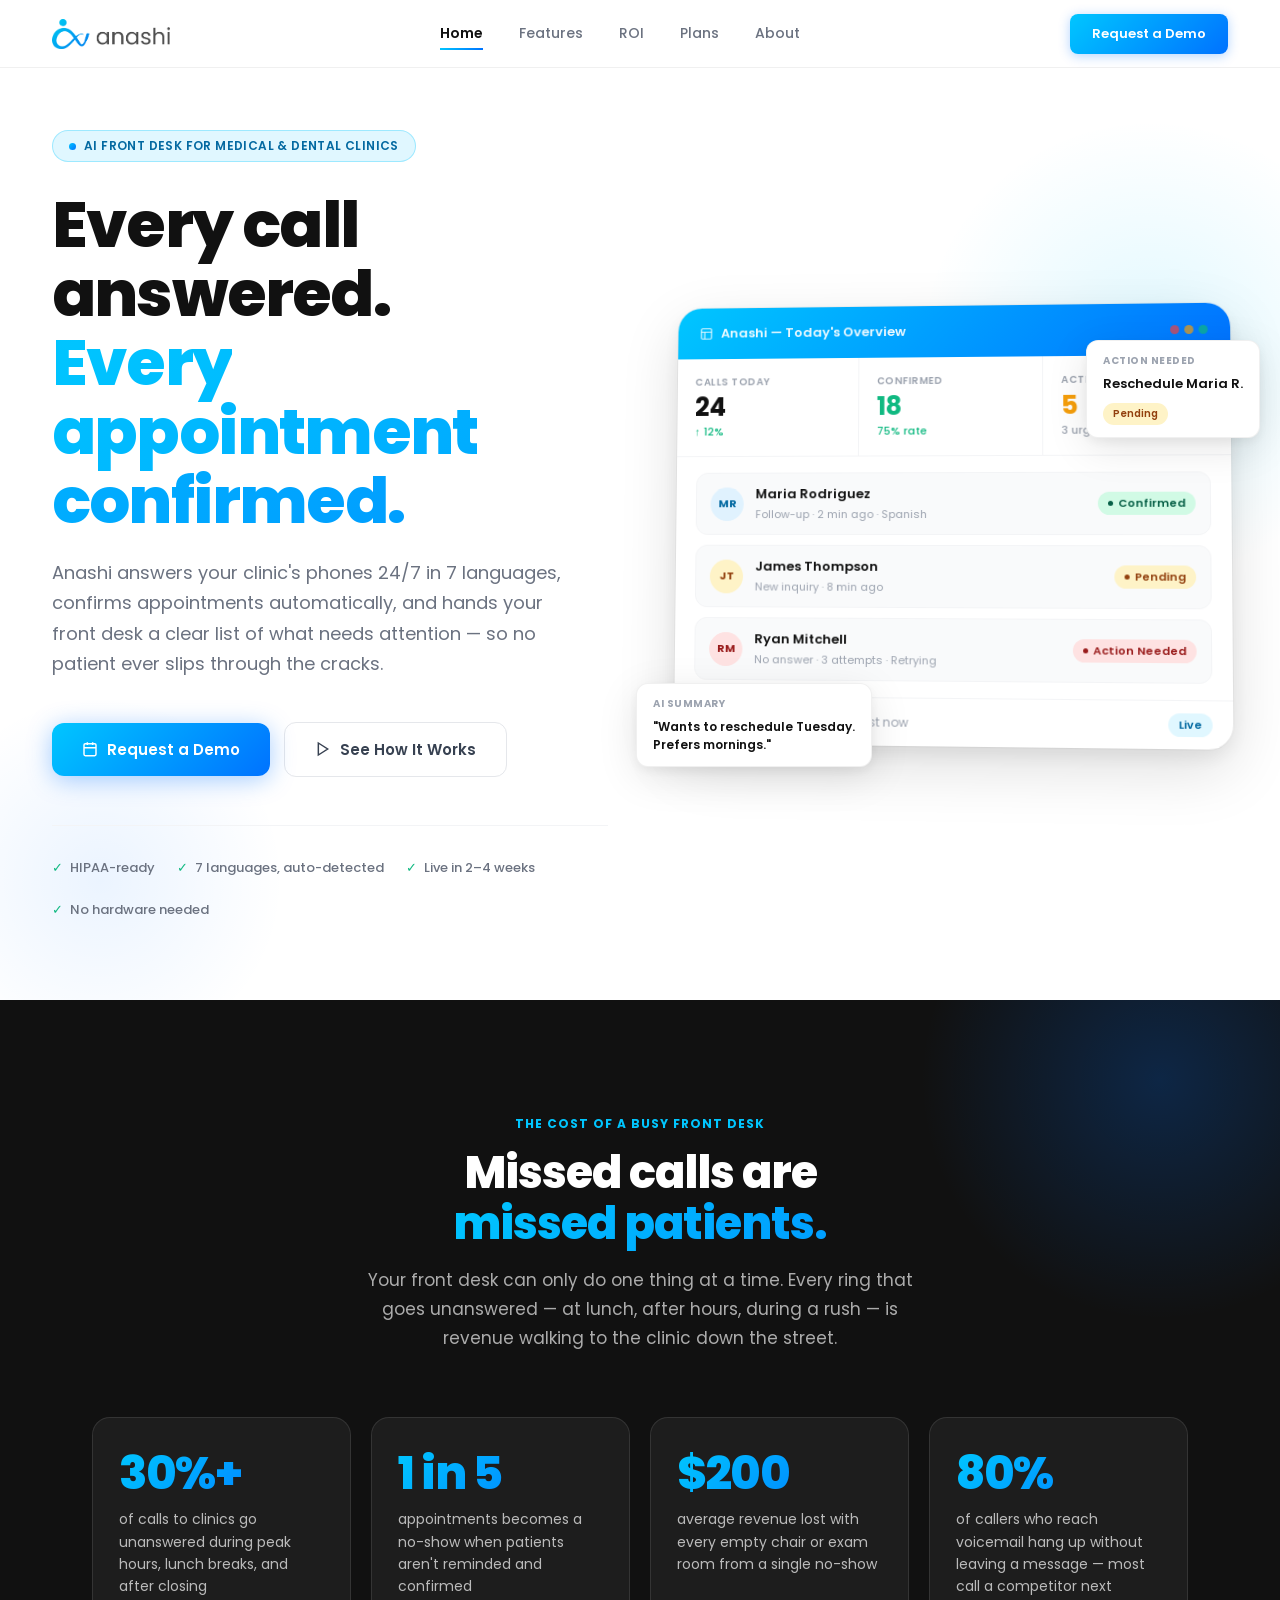
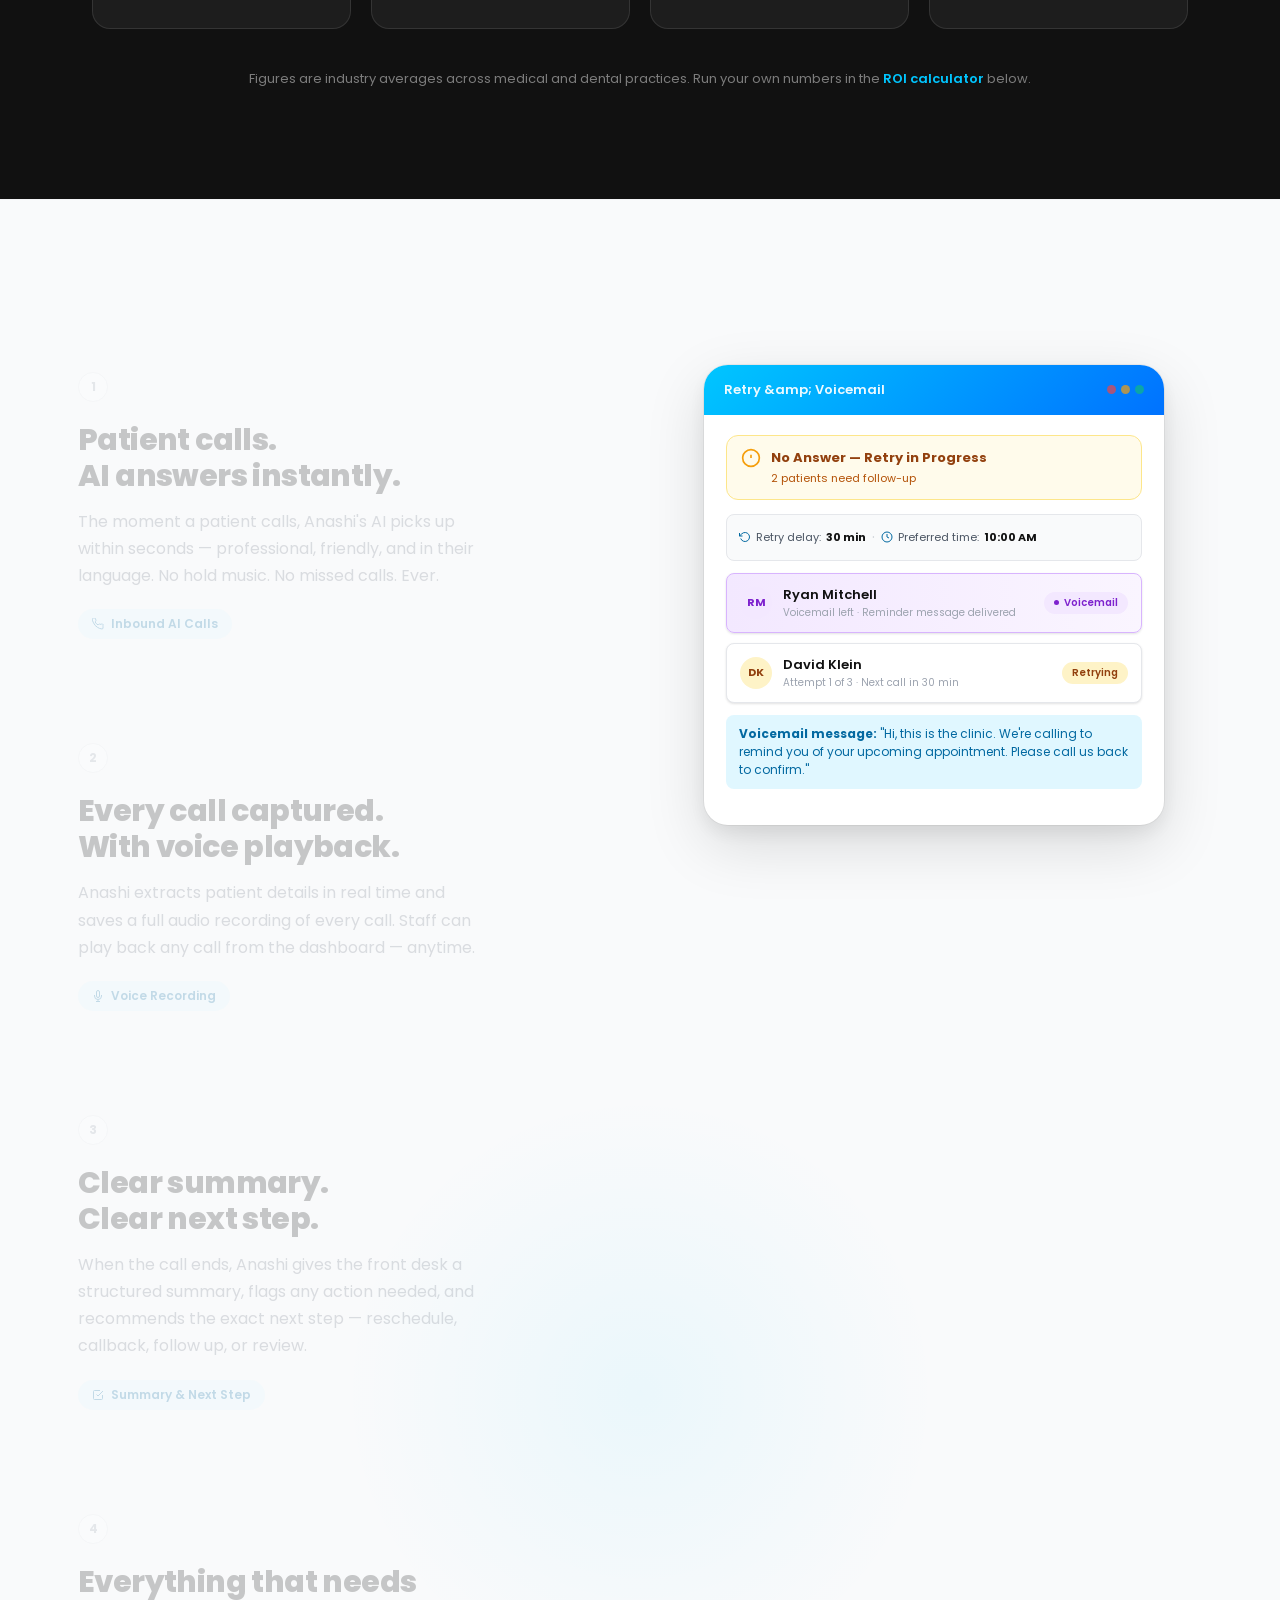
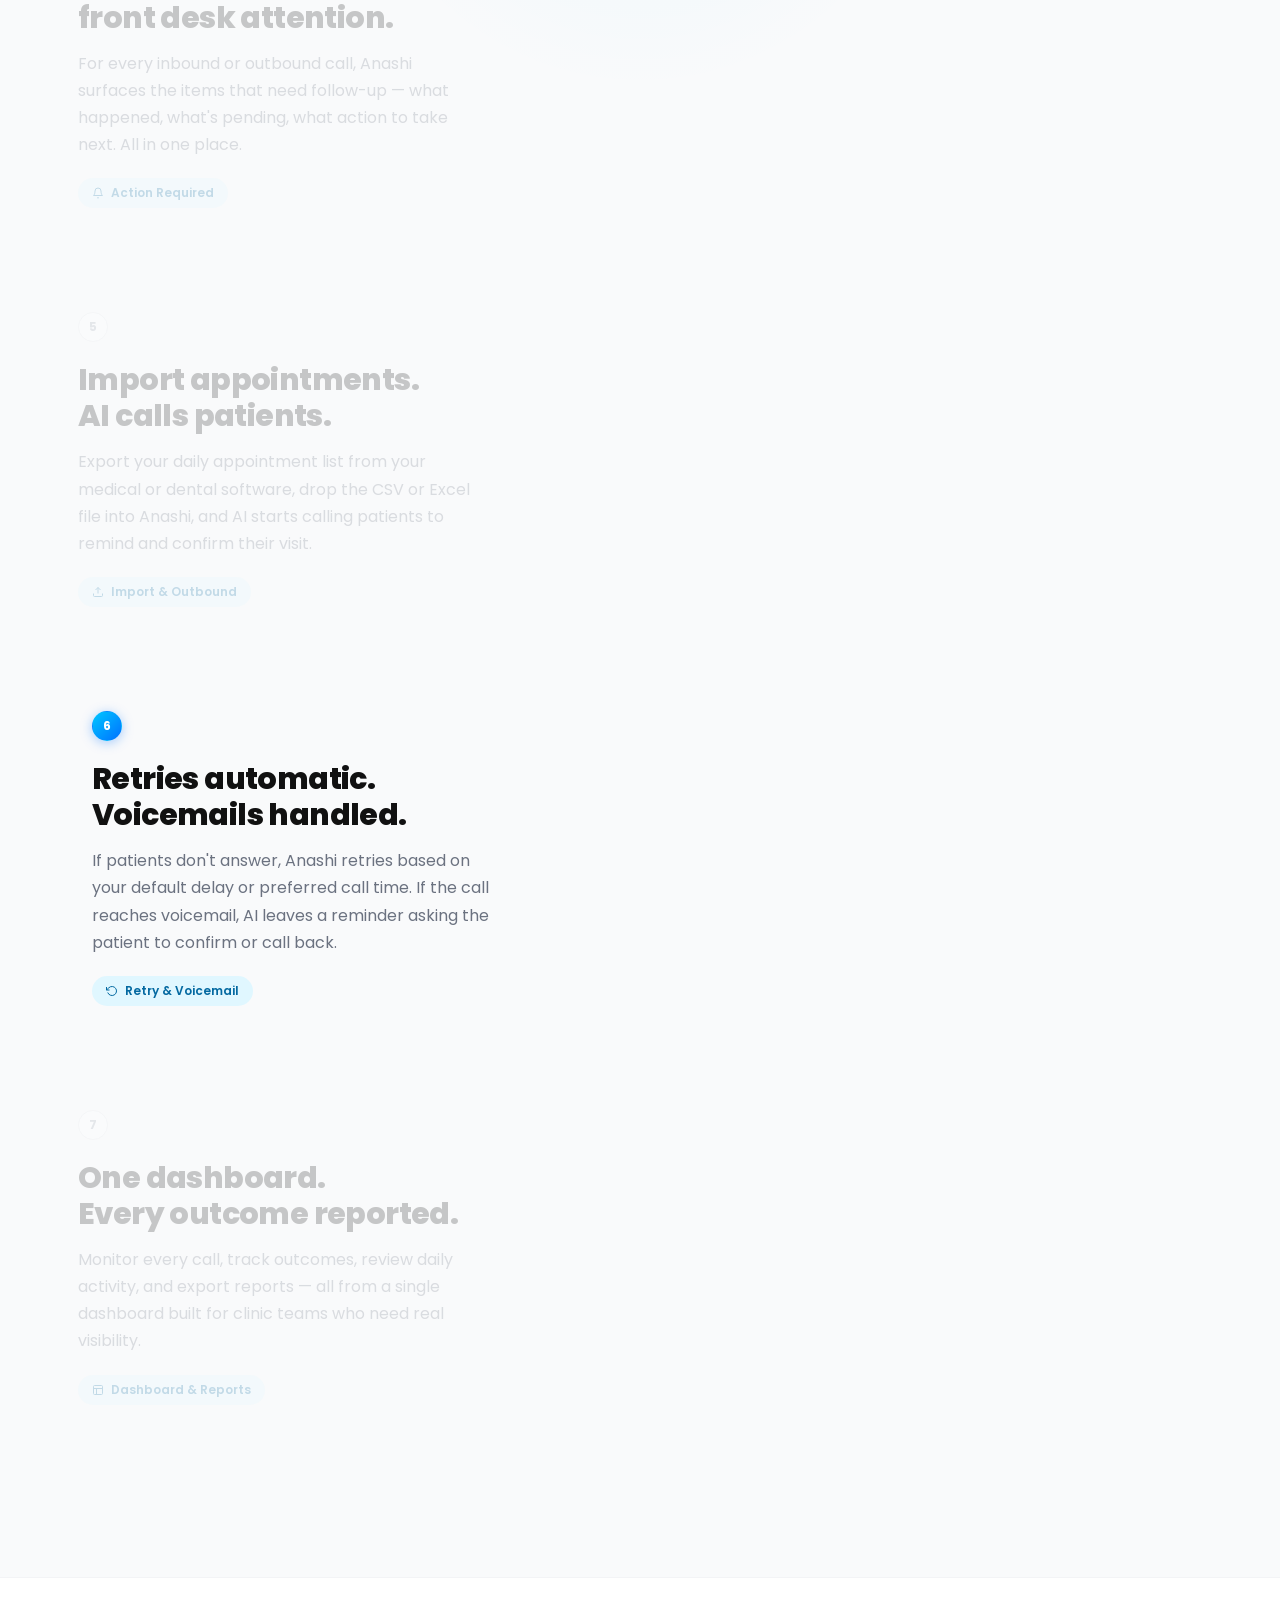
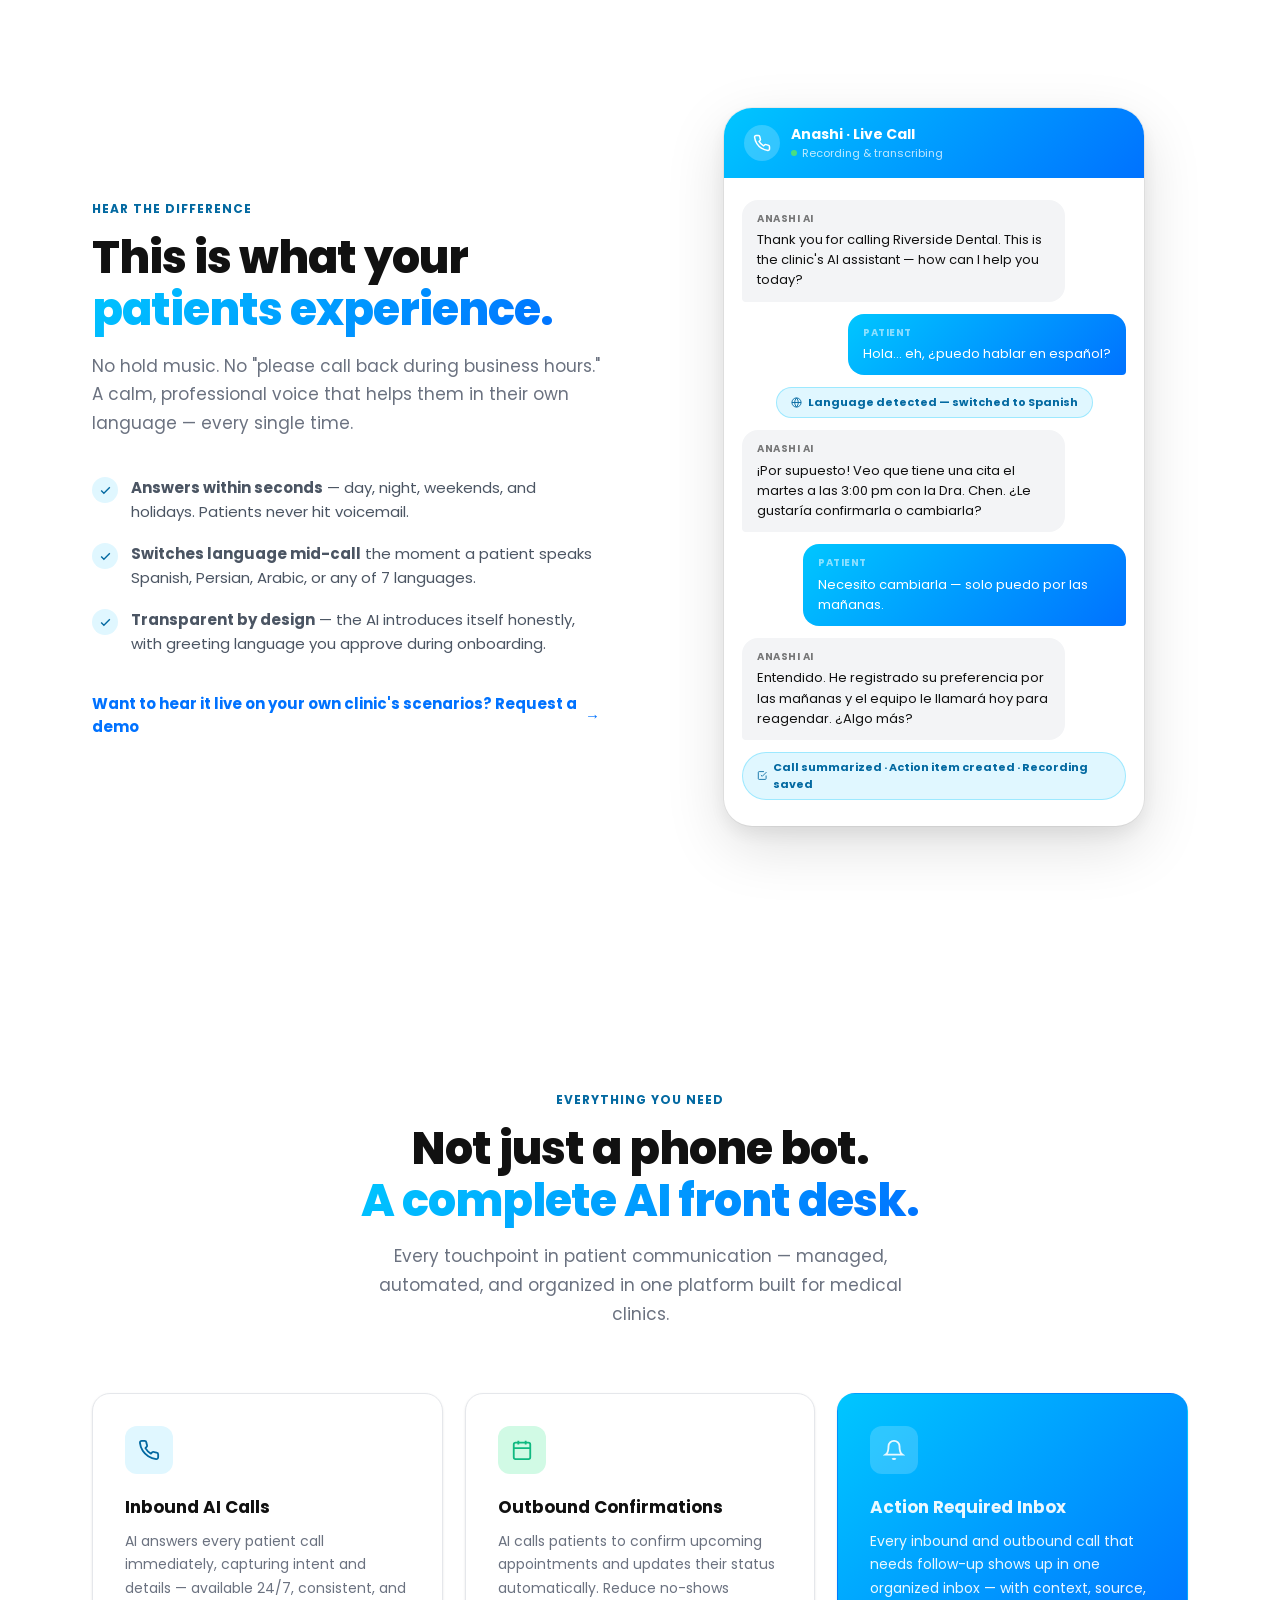
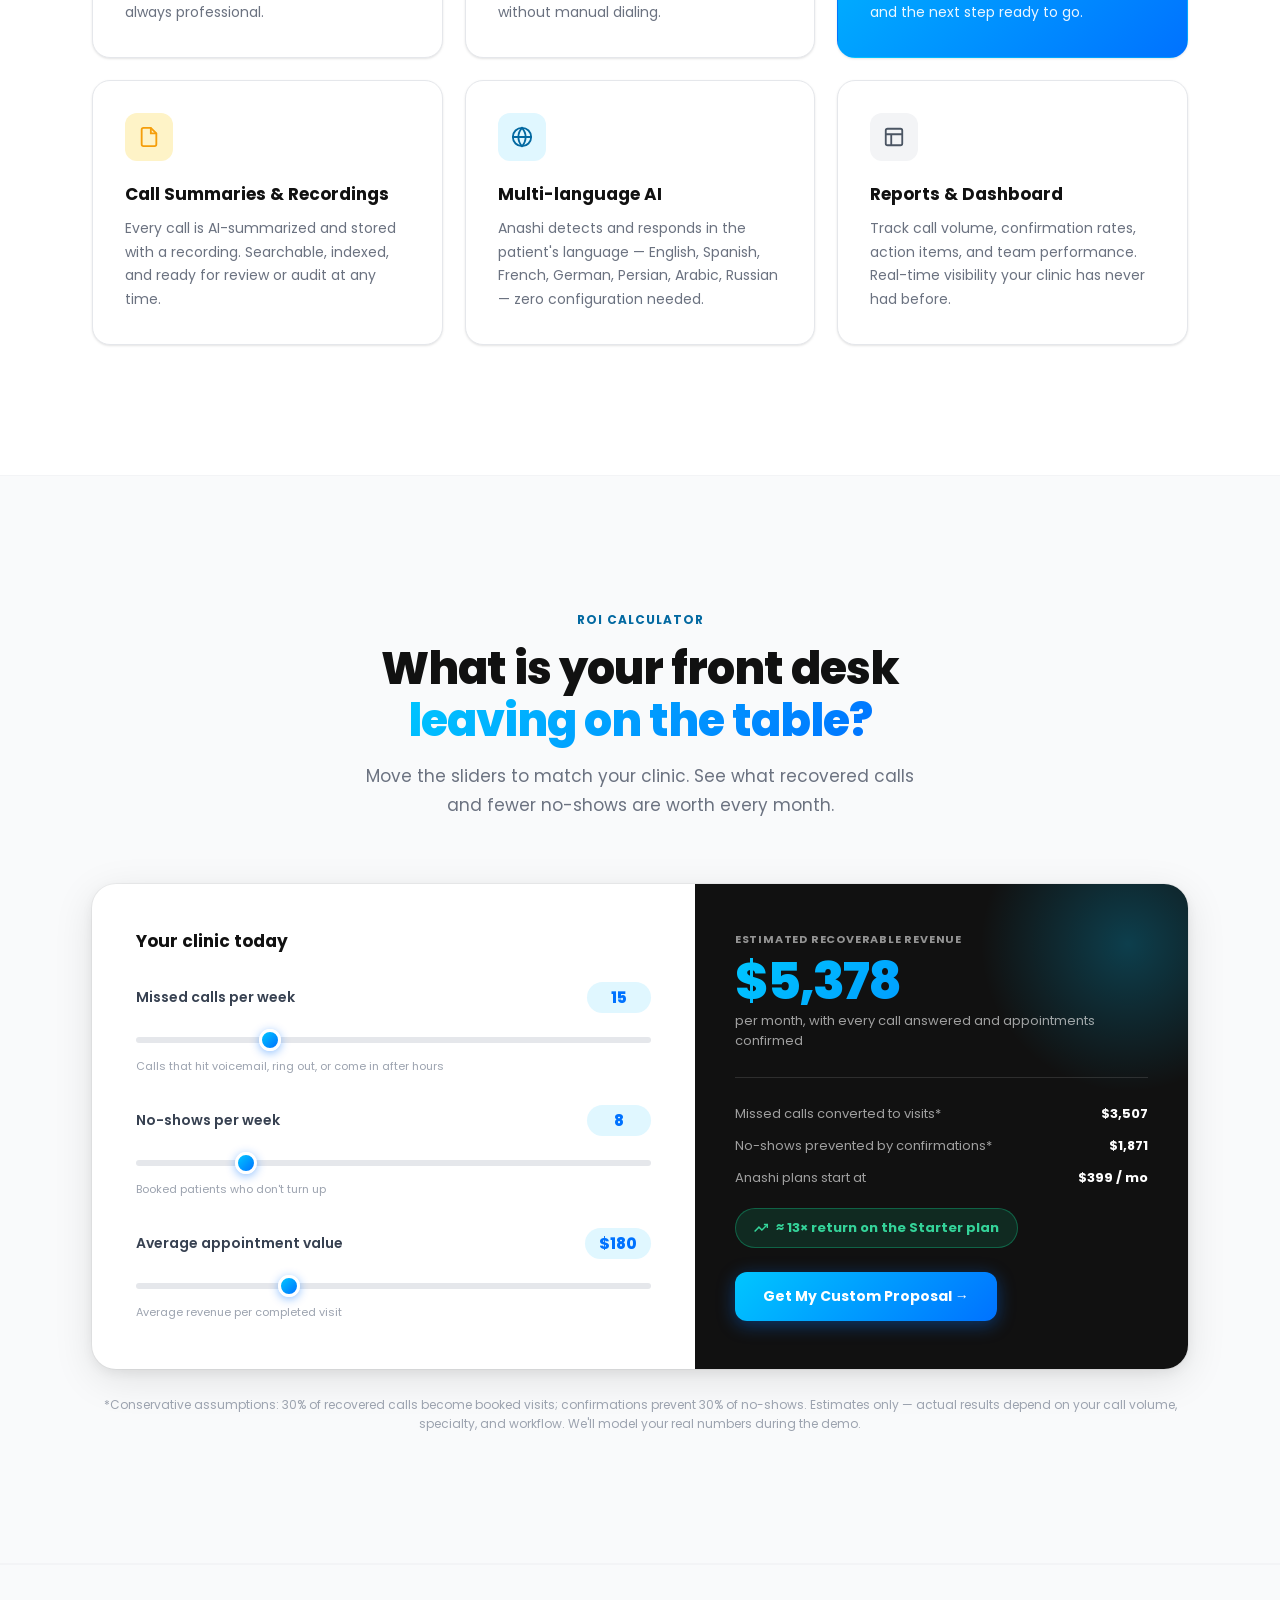
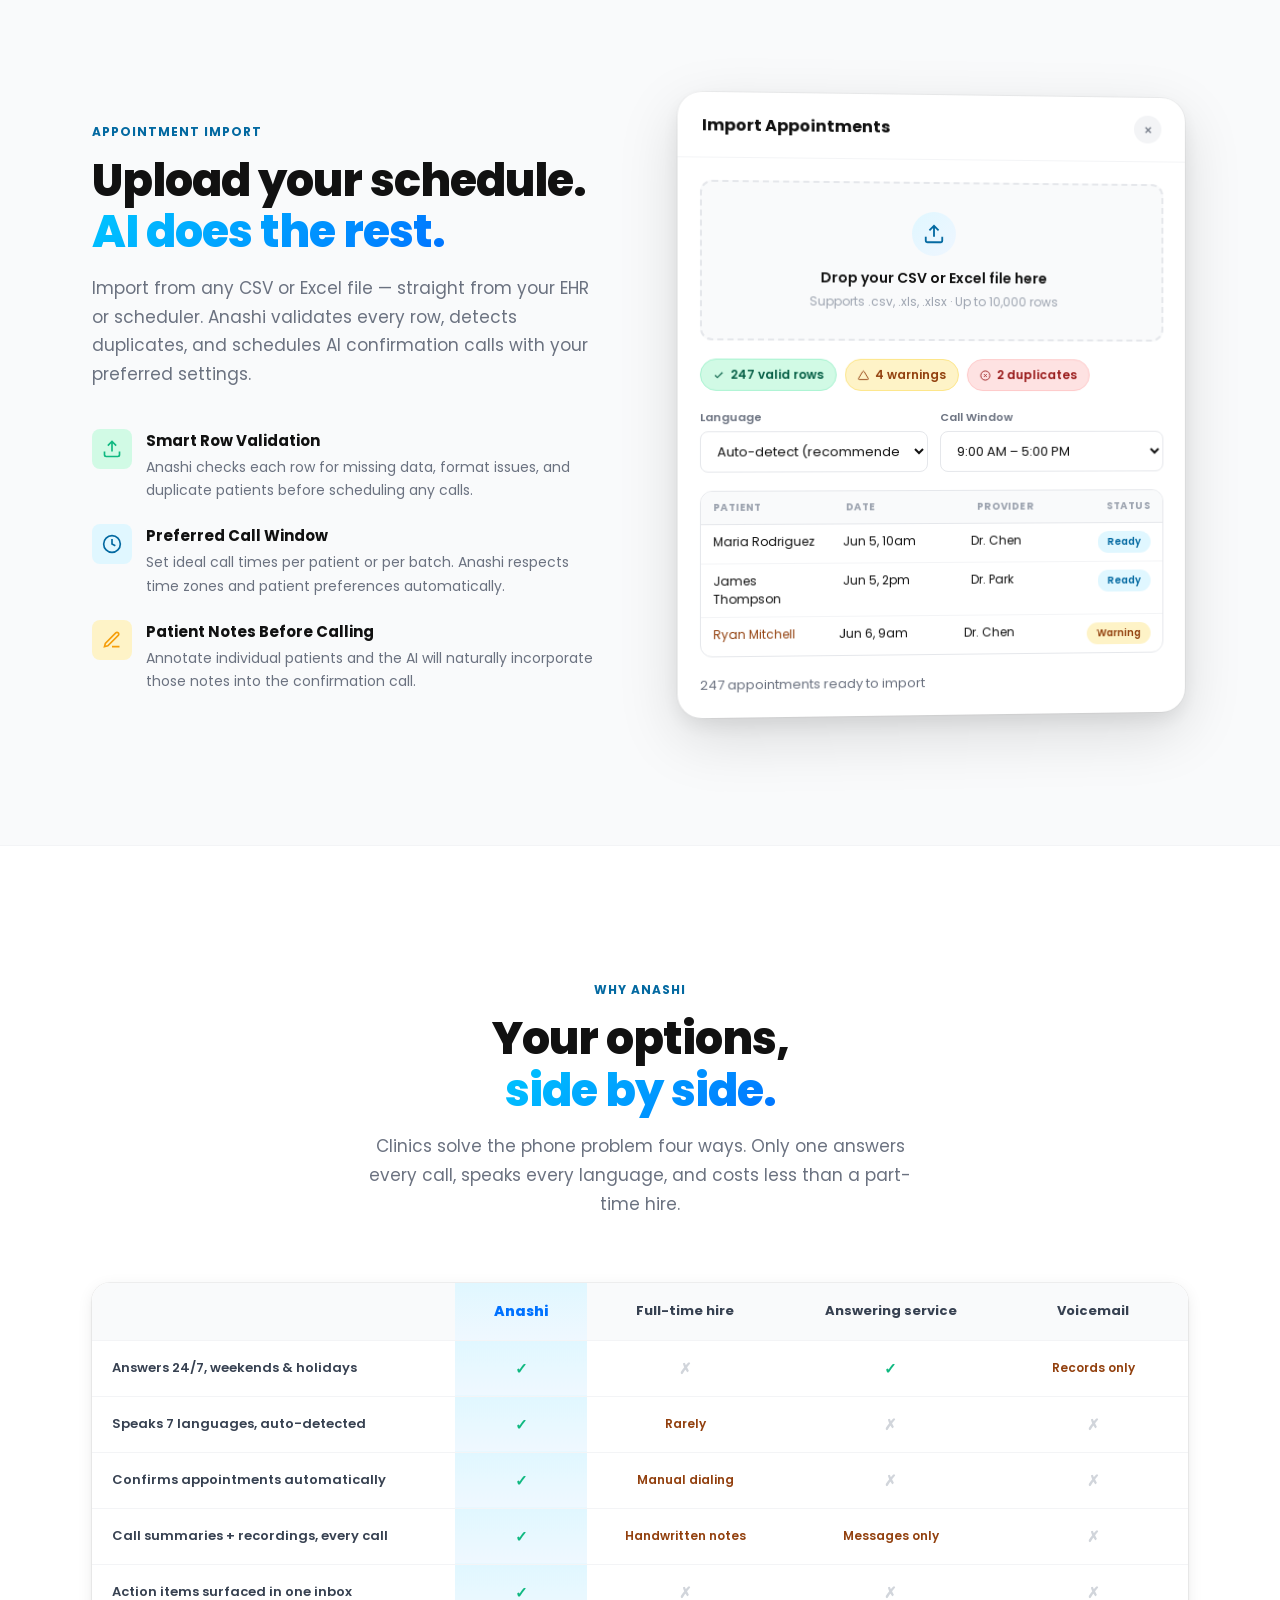
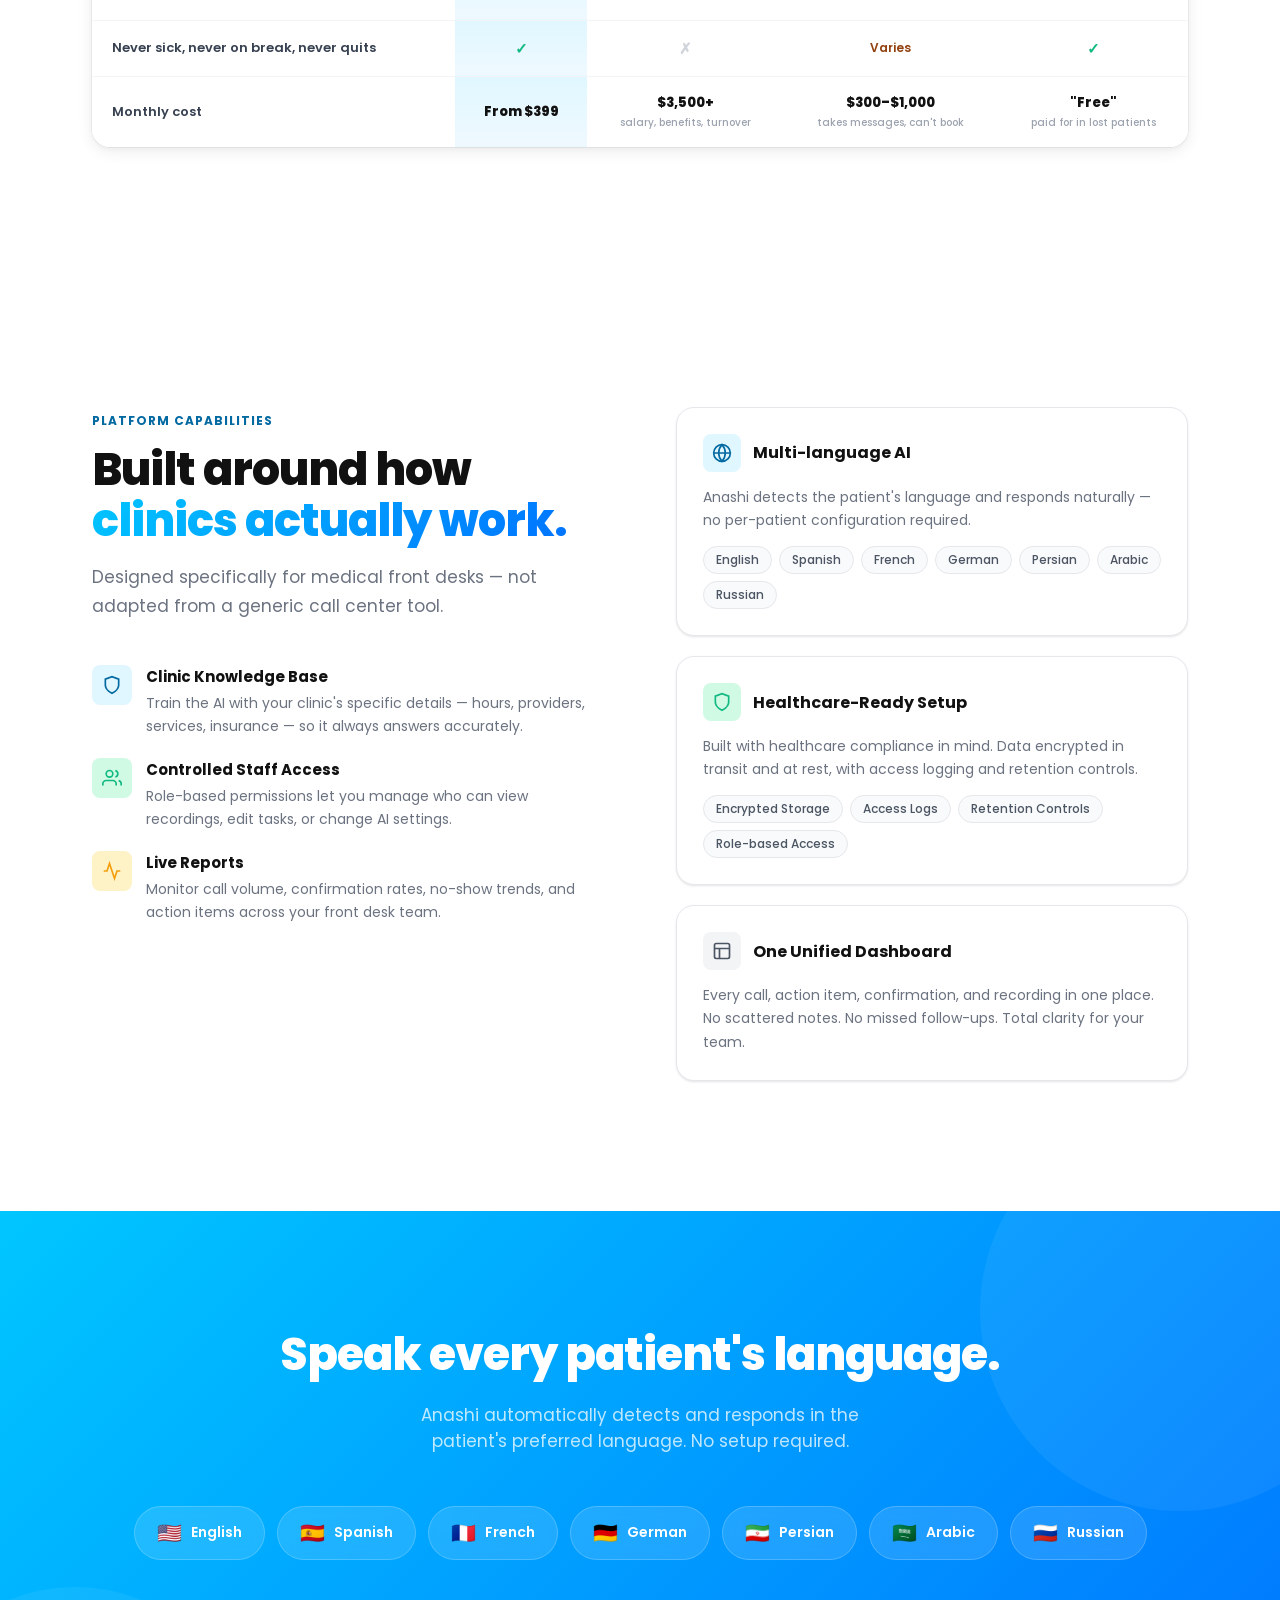
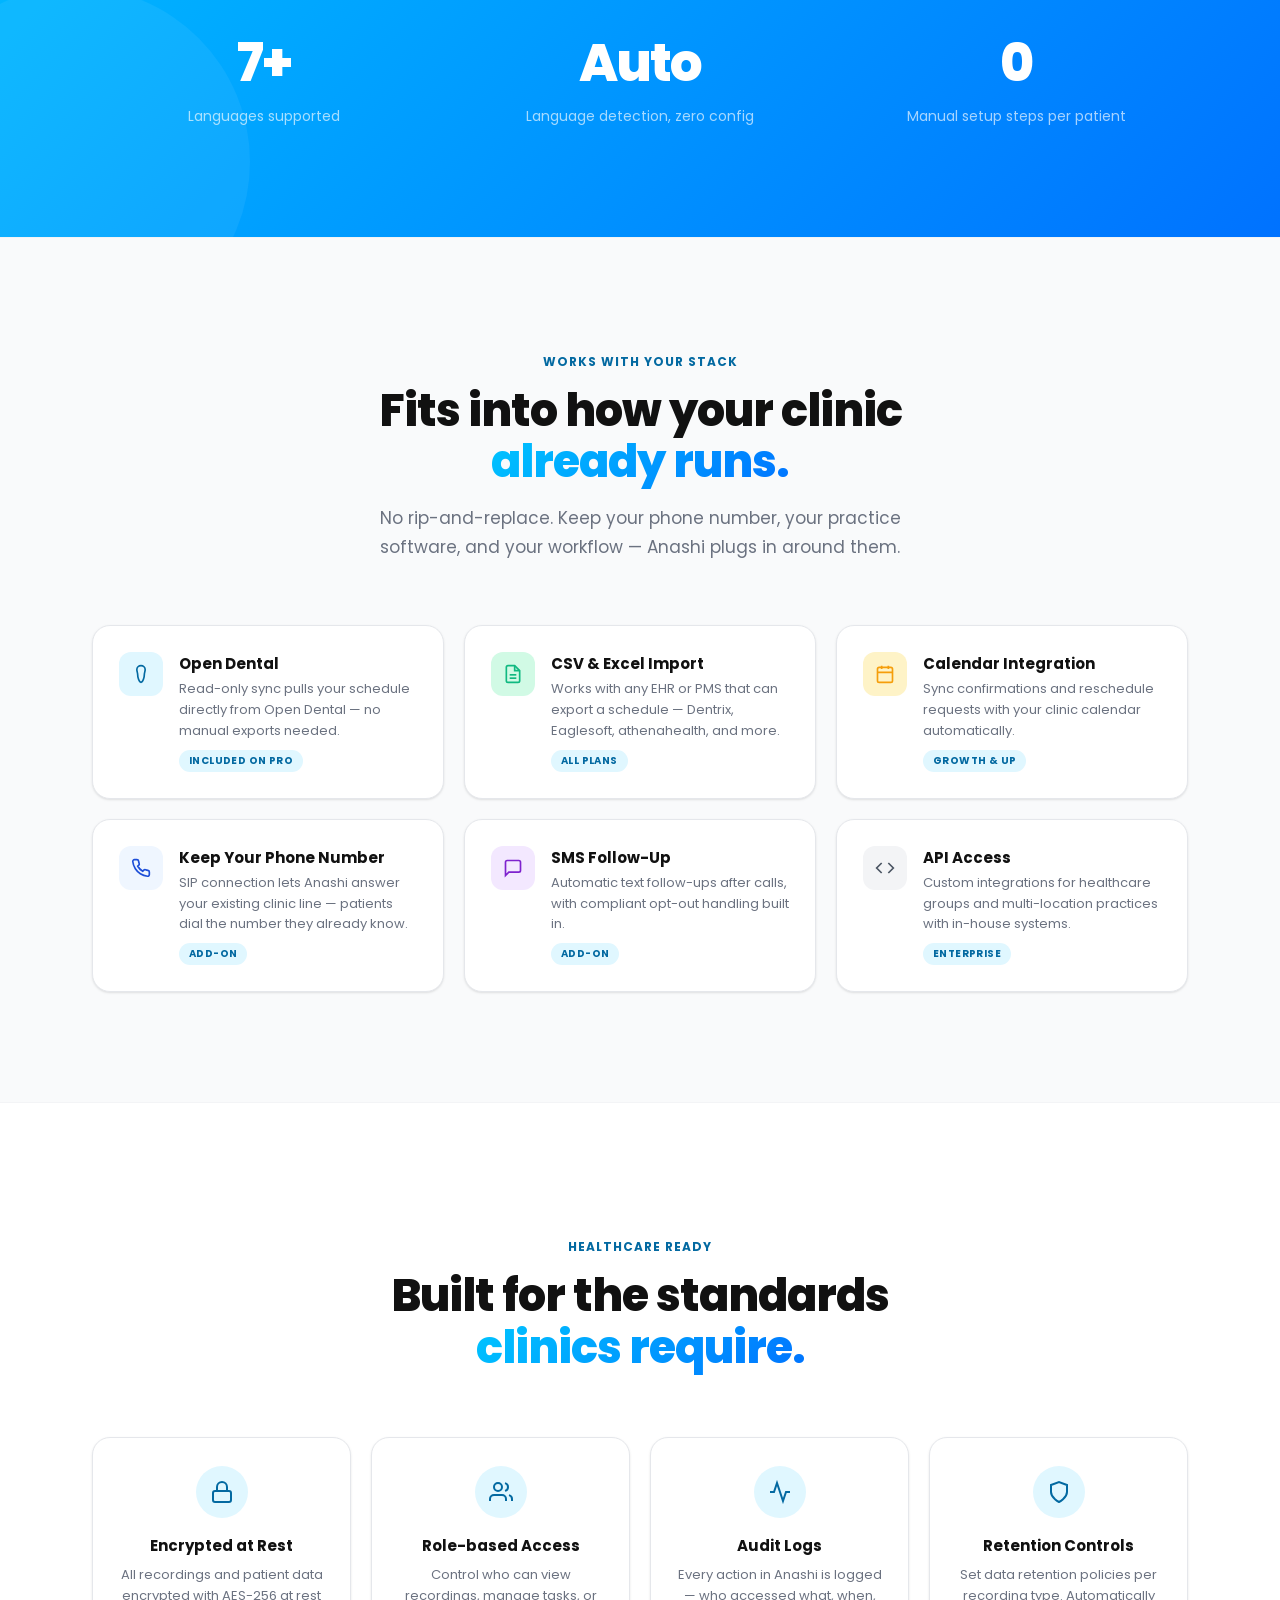
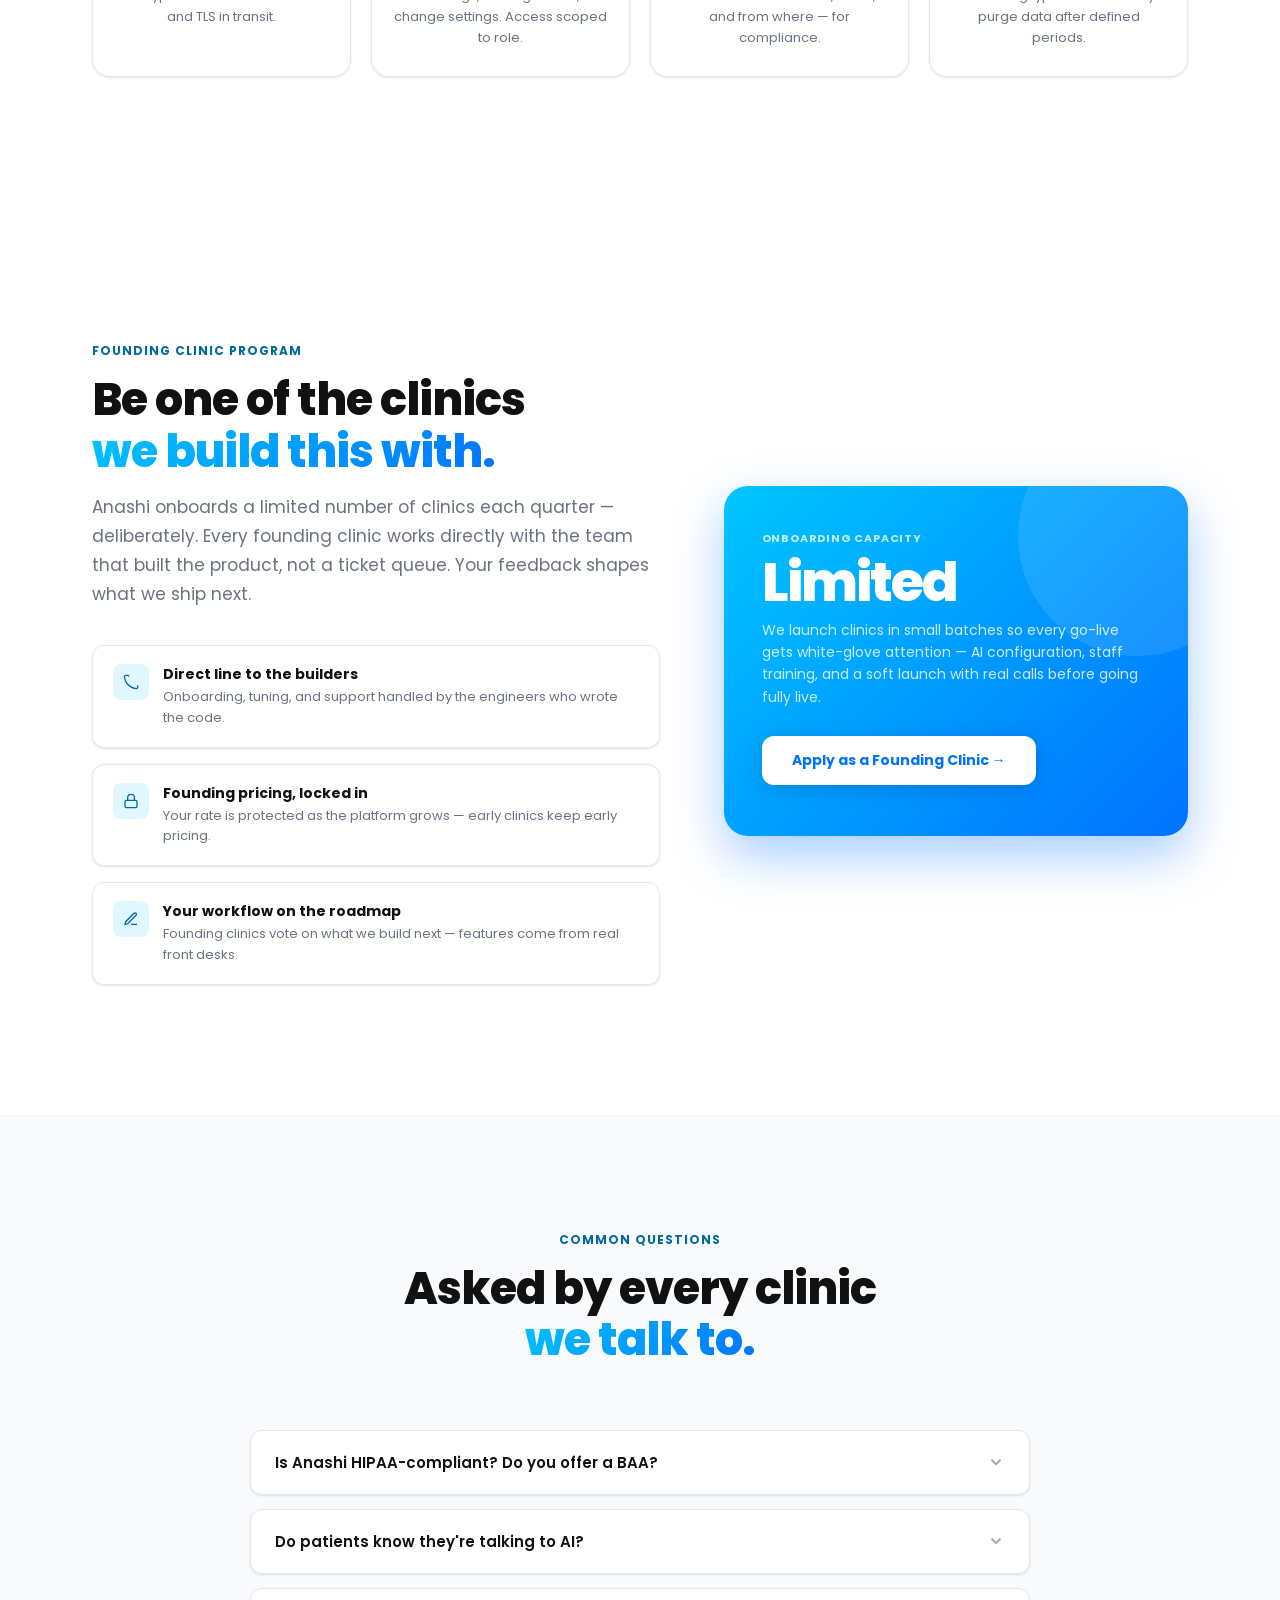
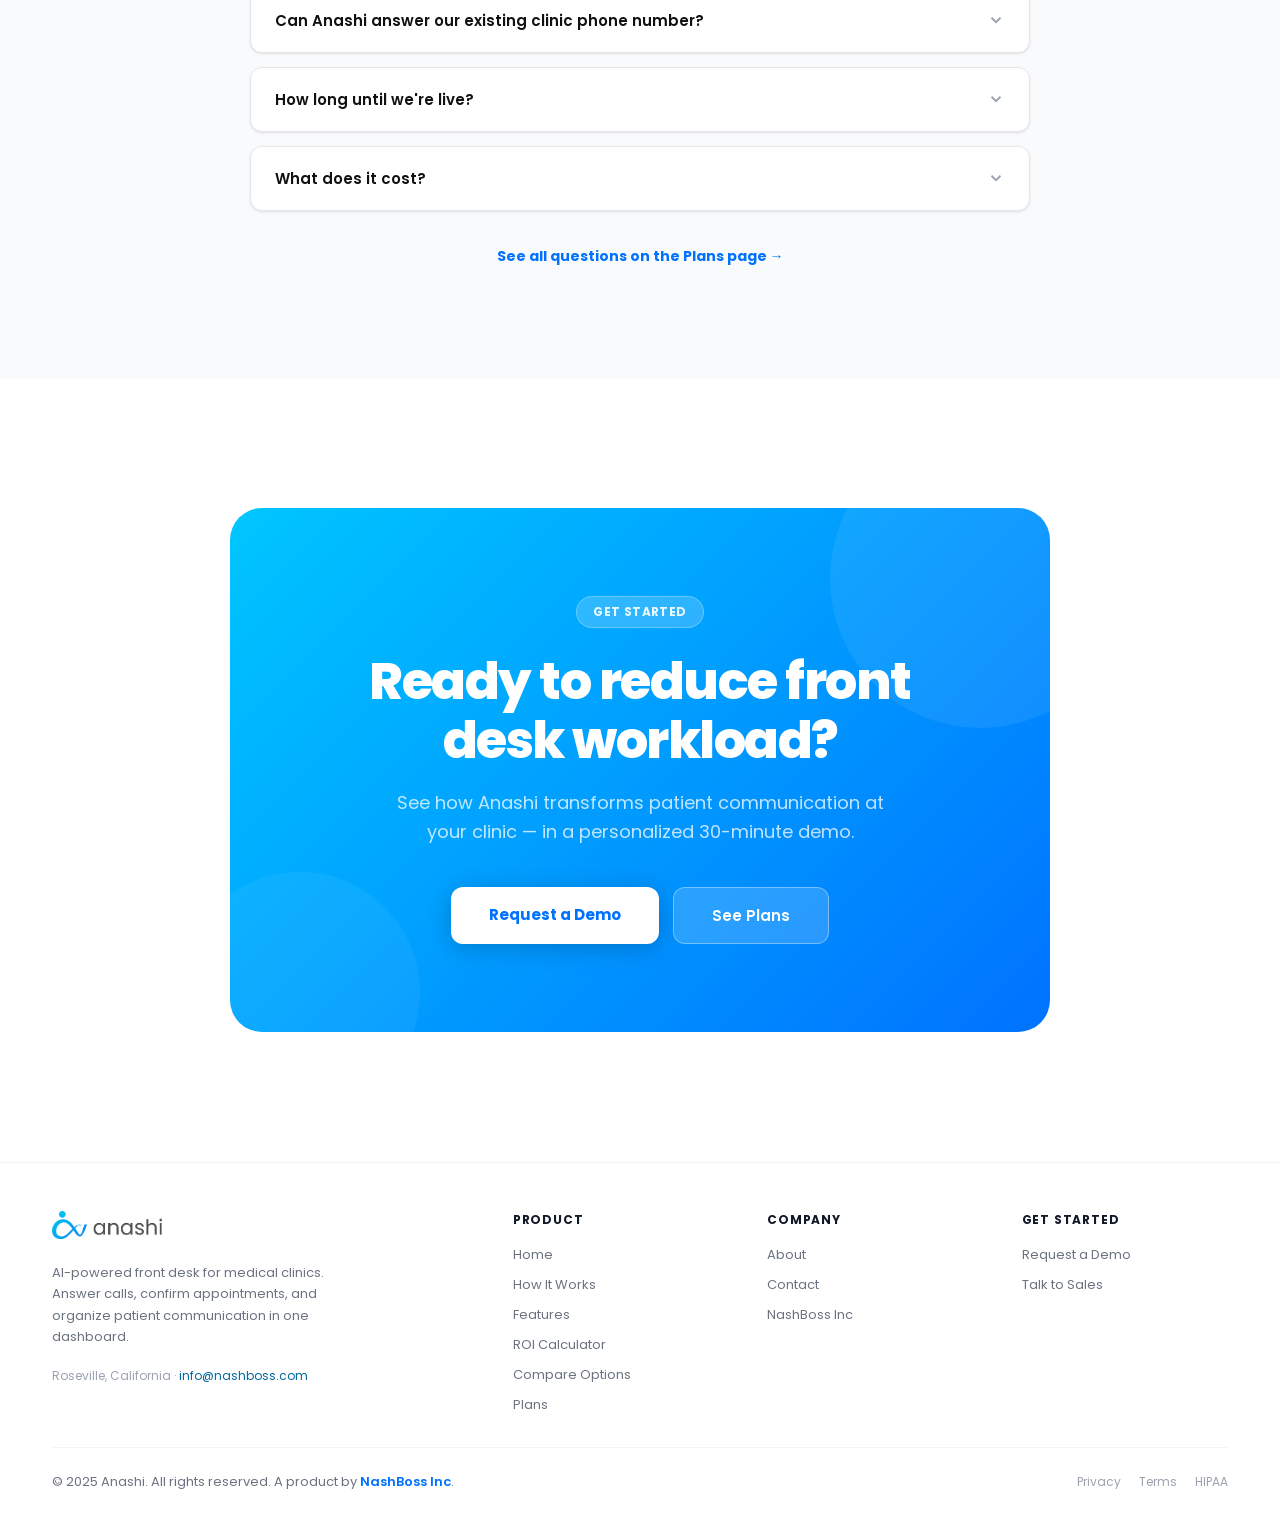
<file: index.html>
<!DOCTYPE html>
<html lang="en">
<head>
<meta charset="UTF-8">
<meta name="viewport" content="width=device-width, initial-scale=1.0">
<title>Anashi — AI Front Desk for Medical & Dental Clinics | Answer Every Call, Confirm Every Appointment</title>
<meta name="description" content="Anashi answers your clinic's calls 24/7 in 7 languages, confirms appointments automatically, and cuts no-shows — so no patient slips through the cracks. HIPAA-ready. Live in 2–4 weeks.">
<meta property="og:type" content="website">
<meta property="og:site_name" content="Anashi">
<meta property="og:title" content="Anashi — AI Front Desk for Medical & Dental Clinics">
<meta property="og:description" content="Every patient call answered. Every appointment confirmed. AI front desk in 7 languages, built for clinics.">
<meta property="og:image" content="anashi-logo.png">
<meta name="twitter:card" content="summary_large_image">
<meta name="twitter:title" content="Anashi — AI Front Desk for Medical & Dental Clinics">
<meta name="twitter:description" content="Every patient call answered. Every appointment confirmed. AI front desk in 7 languages, built for clinics.">
<script type="application/ld+json">
{
  "@context": "https://schema.org",
  "@type": "SoftwareApplication",
  "name": "Anashi",
  "applicationCategory": "BusinessApplication",
  "operatingSystem": "Web",
  "description": "AI front desk for medical and dental clinics. Answers patient calls 24/7 in 7 languages, confirms appointments, and organizes follow-ups in one dashboard.",
  "offers": { "@type": "Offer", "price": "399", "priceCurrency": "USD", "priceValidUntil": "2026-12-31", "description": "Plans starting at $399/month" },
  "publisher": { "@type": "Organization", "name": "NashBoss Inc", "url": "https://www.nashboss.com", "email": "info@nashboss.com", "address": { "@type": "PostalAddress", "addressLocality": "Roseville", "addressRegion": "CA", "addressCountry": "US" } }
}
</script>
<link rel="icon" type="image/png" href="anashi-favicon.png">
<link rel="preconnect" href="https://fonts.googleapis.com">
<link rel="preconnect" href="https://fonts.gstatic.com" crossorigin>
<link href="https://fonts.googleapis.com/css2?family=Poppins:wght@300;400;500;600;700;800&display=swap" rel="stylesheet">
<link rel="stylesheet" href="styles.css">
<style>
/* ── HERO ───────────────────────────────── */
#hero {
  min-height: 100vh;
  display: grid; grid-template-columns: 1fr 1fr;
  align-items: center; gap: 64px;
  max-width: 1280px; margin: 0 auto;
  padding: 130px 52px 80px;
  position: relative;
}
#hero::before {
  content: ''; position: absolute;
  top: 100px; right: -120px;
  width: 500px; height: 500px;
  background: radial-gradient(circle, rgba(0,198,255,.12) 0%, transparent 65%);
  border-radius: 50%;
  z-index: -1;
  animation: floatBlob 12s ease-in-out infinite;
}
#hero::after {
  content: ''; position: absolute;
  bottom: -80px; left: -100px;
  width: 400px; height: 400px;
  background: radial-gradient(circle, rgba(0,114,255,.08) 0%, transparent 65%);
  border-radius: 50%;
  z-index: -1;
  animation: floatBlob 14s ease-in-out infinite reverse;
}
@keyframes floatBlob {
  0%,100% { transform: translate(0,0) scale(1); }
  50% { transform: translate(20px,-30px) scale(1.05); }
}
.hero-eyebrow {
  display: inline-flex; align-items: center; gap: 8px;
  padding: 6px 16px; border-radius: 100px;
  background: var(--teal-bg); border: 1px solid rgba(0,198,255,.3);
  font-size: 12px; font-weight: 600; color: var(--teal);
  letter-spacing: .4px; text-transform: uppercase;
  margin-bottom: 28px;
}
.eyebrow-dot {
  width: 7px; height: 7px; border-radius: 50%;
  background: var(--grad); animation: pulse 2s infinite;
}
@keyframes pulse {
  0%,100%{transform:scale(1);opacity:1}
  50%{transform:scale(.8);opacity:.5}
}
h1.hero-h {
  font-size: clamp(40px, 5vw, 64px); font-weight: 800;
  line-height: 1.08; letter-spacing: -1.8px;
  margin-bottom: 22px;
}
.hero-sub {
  font-size: 18px; line-height: 1.7;
  color: var(--g500); max-width: 510px;
  margin-bottom: 42px;
}
.hero-btns { display: flex; gap: 14px; flex-wrap: wrap; align-items: center; }
.hero-trust {
  display: flex; gap: 22px; flex-wrap: wrap;
  margin-top: 48px; padding-top: 32px;
  border-top: 1px solid var(--g100);
}
.trust-item {
  display: flex; align-items: center; gap: 7px;
  font-size: 13px; font-weight: 500; color: var(--g500);
}
.trust-icon { color: var(--green); }

/* Hero dashboard preview */
.hero-right { position: relative; perspective: 1000px; }
.hero-card-main {
  background: var(--white);
  border-radius: var(--r4);
  box-shadow: var(--s4), 0 0 0 1px rgba(0,0,0,.04);
  overflow: hidden; width: 100%;
  transform: rotateY(-3deg) rotateX(2deg);
  transition: transform .8s cubic-bezier(.16,1,.3,1);
}
.hero-card-main:hover { transform: rotateY(0) rotateX(0); }
.hc-topbar {
  padding: 16px 22px;
  background: var(--grad);
  display: flex; align-items: center; justify-content: space-between;
}
.hc-topbar-title {
  font-size: 13px; font-weight: 600; color: rgba(255,255,255,.92);
  display: flex; align-items: center; gap: 8px;
}
.hc-wdots { display: flex; gap: 5px; }
.hc-wdot { width: 9px; height: 9px; border-radius: 50%; opacity: .7; }
.hc-stats {
  display: grid; grid-template-columns: repeat(3,1fr);
  background: var(--g100); gap: 1px;
  border-bottom: 1px solid var(--g100);
}
.hc-stat { background: var(--white); padding: 16px 18px; }
.hc-stat-lbl {
  font-size: 10px; font-weight: 600;
  text-transform: uppercase; letter-spacing: .5px;
  color: var(--g400); margin-bottom: 4px;
}
.hc-stat-val { font-size: 26px; font-weight: 700; color: var(--text); line-height: 1; }
.hc-stat-ch { font-size: 11px; font-weight: 500; margin-top: 4px; }
.up { color: var(--green); }
.hc-list {
  padding: 16px 20px;
  display: flex; flex-direction: column; gap: 10px;
}
.hc-row {
  display: flex; align-items: center; gap: 12px;
  padding: 11px 14px; border-radius: var(--r2);
  background: var(--g50); border: 1px solid var(--g100);
}
.hc-av {
  width: 34px; height: 34px; border-radius: 50%;
  display: flex; align-items: center; justify-content: center;
  font-size: 11px; font-weight: 700; flex-shrink: 0;
}
.hc-info { flex: 1; min-width: 0; }
.hc-name { font-size: 13px; font-weight: 600; color: var(--text); }
.hc-meta { font-size: 11px; color: var(--g400); margin-top: 2px; }
.hc-foot {
  padding: 12px 20px; border-top: 1px solid var(--g100);
  display: flex; align-items: center; justify-content: space-between;
  font-size: 12px; color: var(--g400);
}
.h-float {
  position: absolute;
  background: var(--white);
  border-radius: var(--r2);
  box-shadow: var(--s3);
  border: 1px solid rgba(0,0,0,.06);
  padding: 12px 16px;
}
.hf1 {
  bottom: -22px; left: -36px;
  animation: flt 3.5s ease-in-out infinite;
}
.hf2 {
  top: 36px; right: -32px;
  animation: flt 3.5s ease-in-out infinite;
  animation-delay: 1.8s;
}
@keyframes flt {
  0%,100%{transform:translateY(0)}
  50%{transform:translateY(-10px)}
}
.hf-lbl {
  font-size: 10px; font-weight: 700;
  text-transform: uppercase; letter-spacing: .5px;
  color: var(--g400); margin-bottom: 6px;
}
.hf-val { font-size: 13px; font-weight: 600; color: var(--text); line-height: 1.4; }


/* ── SCROLL STORY ───────────────────────── */
#story {
  background: var(--g50);
  border-top: 1px solid var(--g100);
  border-bottom: 1px solid var(--g100);
  position: relative;
  overflow-x: clip;      /* ← was overflow: hidden — that breaks position: sticky */
  overflow-y: visible;
}
#story::before {
  content: ''; position: absolute;
  top: 30%; left: 50%; transform: translateX(-50%);
  width: 600px; height: 600px;
  background: radial-gradient(circle, rgba(0,198,255,.06) 0%, transparent 70%);
  border-radius: 50%; pointer-events: none;
  z-index: 0;
}
.story-outer {
  max-width: 1200px; margin: 0 auto; padding: 0 52px;
  display: grid; grid-template-columns: 1fr 1fr; gap: 80px;
  position: relative;
  align-items: start;     /* ← critical for sticky to work in grid */
  z-index: 1;
}
.story-col-l { padding: 120px 0; }
.story-col-r {
  position: sticky;
  top: 90px;              /* ← below the fixed nav (was top: 0) */
  height: calc(100vh - 110px);
  display: flex; align-items: center; justify-content: center;
  padding: 20px 0;
}
.step {
  padding: 52px 0;
  opacity: .22; transform: translateX(-14px);
  transition: opacity .5s ease, transform .5s ease;
}
.step.on { opacity: 1; transform: translateX(0); }
.step-num {
  width: 30px; height: 30px; border-radius: 50%;
  display: flex; align-items: center; justify-content: center;
  font-size: 12px; font-weight: 700;
  background: var(--white); border: 1.5px solid var(--g200);
  color: var(--g400); margin-bottom: 20px;
  transition: all .4s;
}
.step.on .step-num {
  background: var(--grad); border-color: transparent; color: var(--white);
  box-shadow: 0 2px 12px rgba(0,114,255,.35);
}
.step-title {
  font-size: 30px; font-weight: 800;
  letter-spacing: -.6px; line-height: 1.2;
  margin-bottom: 14px;
}
.step-desc {
  font-size: 16px; line-height: 1.7;
  color: var(--g500); max-width: 400px;
}
.step-tag {
  display: inline-flex; align-items: center; gap: 7px;
  margin-top: 20px; padding: 6px 14px; border-radius: 100px;
  background: var(--teal-bg);
  font-size: 12px; font-weight: 600; color: var(--teal);
}
.pw {
  width: 100%; max-width: 460px;
  background: var(--white);
  border-radius: var(--r4);
  box-shadow: var(--s4), 0 0 0 1px rgba(0,0,0,.05);
  overflow: hidden; min-height: 460px;
  position: relative;
  transition: transform .5s cubic-bezier(.16,1,.3,1);
}
.pw-bar {
  padding: 15px 20px;
  background: var(--grad);
  display: flex; align-items: center; justify-content: space-between;
  position: relative; z-index: 2;
}
.pw-bar-title { font-size: 13px; font-weight: 600; color: rgba(255,255,255,.92); }
.pw-dots-row { display: flex; gap: 5px; }
.pw-dot { width: 9px; height: 9px; border-radius: 50%; opacity: .7; }
.panel {
  position: absolute; top: 48px; left: 0; right: 0; bottom: 0;
  padding: 22px;
  opacity: 0; transform: translateY(10px);
  transition: opacity .5s ease, transform .5s ease;
  pointer-events: none;
}
.panel.on {
  opacity: 1; transform: translateY(0);
  pointer-events: auto;
}

/* Refined phone icon — clean white phone on cyan gradient circle */
.phone-circle {
  width: 88px; height: 88px; border-radius: 50%;
  background: var(--grad);
  display: flex; align-items: center; justify-content: center;
  position: relative; z-index: 2;
  box-shadow: 0 8px 28px rgba(0,114,255,.4), inset 0 1px 2px rgba(255,255,255,.3);
}
.phone-circle svg { width: 36px; height: 36px; }

/* Incoming call */
.call-ring {
  display: flex; flex-direction: column;
  align-items: center; padding: 28px 20px; text-align: center;
}
.ring-wrap { position: relative; width: 88px; height: 88px; margin: 0 auto 22px; }
.ring-pulse {
  position: absolute; top: 50%; left: 50%;
  transform: translate(-50%,-50%);
  border-radius: 50%;
  border: 2px solid var(--cyan);
  animation: rpulse 2s ease-out infinite;
}
.rp1 { width: 110px; height: 110px; animation-delay: 0s; }
.rp2 { width: 134px; height: 134px; animation-delay: .4s; }
.rp3 { width: 158px; height: 158px; animation-delay: .8s; }
@keyframes rpulse {
  0%{opacity:.8;transform:translate(-50%,-50%) scale(.88)}
  100%{opacity:0;transform:translate(-50%,-50%) scale(1.15)}
}
.call-lbl {
  font-size: 11px; font-weight: 700;
  text-transform: uppercase; letter-spacing: .8px;
  color: var(--g400); margin-bottom: 6px;
}
.call-num { font-size: 22px; font-weight: 700; color: var(--text); margin-bottom: 4px; }
.call-name { font-size: 14px; color: var(--g500); margin-bottom: 22px; }
.call-btns { display: flex; gap: 18px; }
.cbtn {
  width: 52px; height: 52px; border-radius: 50%;
  border: none; cursor: pointer;
  display: flex; align-items: center; justify-content: center;
}
.cbtn-end { background: var(--red-bg); }
.cbtn-ans {
  background: linear-gradient(135deg, #10b981, #059669);
  box-shadow: 0 4px 16px rgba(16,185,129,.4);
}
.ai-auto-badge {
  margin-top: 20px;
  display: inline-flex; align-items: center; gap: 7px;
  padding: 7px 16px; border-radius: 100px;
  background: var(--teal-bg);
  border: 1px solid rgba(0,198,255,.3);
  font-size: 12px; font-weight: 600; color: var(--teal);
}

/* Capture panel */
.capture-listen {
  display: flex; align-items: center; gap: 10px;
  padding: 10px 14px; border-radius: var(--r1);
  background: var(--teal-bg);
  border: 1px solid rgba(0,198,255,.3);
  margin-bottom: 16px;
}
.cl-bars { display: flex; align-items: flex-end; gap: 3px; height: 20px; }
.cbar {
  width: 4px; background: var(--grad); border-radius: 2px;
  animation: cbar .7s ease-in-out infinite alternate;
}
.cbar:nth-child(1){height:60%;animation-delay:0s}
.cbar:nth-child(2){height:100%;animation-delay:.1s}
.cbar:nth-child(3){height:45%;animation-delay:.2s}
.cbar:nth-child(4){height:80%;animation-delay:.3s}
.cbar:nth-child(5){height:55%;animation-delay:.4s}
.cbar:nth-child(6){height:90%;animation-delay:.5s}
.cbar:nth-child(7){height:40%;animation-delay:.6s}
@keyframes cbar { from{transform:scaleY(1)} to{transform:scaleY(.3)} }
.cl-lbl { font-size: 12px; font-weight: 600; color: var(--teal); }
.cap-fields { display: flex; flex-direction: column; gap: 10px; }
.cap-field-lbl {
  font-size: 10px; font-weight: 700;
  text-transform: uppercase; letter-spacing: .5px;
  color: var(--g400); margin-bottom: 4px;
}
.cap-field-val {
  display: flex; align-items: center; gap: 8px;
  padding: 10px 13px; background: var(--g50);
  border: 1px solid var(--g200); border-radius: var(--r1);
  font-size: 13px; font-weight: 500; color: var(--text);
}
.cap-field-val.typing::after {
  content: '|'; color: var(--blue); animation: blink 1s infinite;
}
@keyframes blink { 0%,100%{opacity:1} 50%{opacity:0} }
.chk { color: var(--green); }

/* Summary panel */
.sum-card {
  border-radius: var(--r2); border: 1px solid var(--g200); overflow: hidden;
}
.sum-head {
  padding: 12px 16px; background: var(--grad);
  display: flex; align-items: center; gap: 8px;
}
.sum-head-title { font-size: 13px; font-weight: 600; color: var(--white); flex: 1; }
.sum-body { padding: 16px; }
.sum-row { display: flex; gap: 10px; margin-bottom: 11px; }
.sum-lbl {
  font-size: 10px; font-weight: 700;
  text-transform: uppercase; letter-spacing: .4px;
  color: var(--g400); min-width: 78px; padding-top: 2px;
}
.sum-val { font-size: 13px; line-height: 1.5; color: var(--text); }
.sum-note {
  padding: 10px 13px; background: var(--teal-bg);
  border-left: 3px solid var(--cyan);
  border-radius: 0 var(--r1) var(--r1) 0;
  margin-top: 12px; font-size: 12px; line-height: 1.6; color: var(--teal);
}

/* Tasks panel */
.task-header {
  font-size: 11px; font-weight: 700;
  text-transform: uppercase; letter-spacing: .6px;
  color: var(--g400); margin-bottom: 12px;
}
.tasks { display: flex; flex-direction: column; gap: 10px; }
.task-item {
  display: flex; align-items: flex-start; gap: 11px;
  padding: 13px 14px; border-radius: var(--r2);
  background: var(--white); border: 1px solid var(--g200);
  box-shadow: var(--s1);
}
.task-ico {
  width: 34px; height: 34px; border-radius: var(--r1);
  display: flex; align-items: center; justify-content: center; flex-shrink: 0;
}
.task-body { flex: 1; }
.task-name { font-size: 13px; font-weight: 600; color: var(--text); }
.task-sub { font-size: 11px; color: var(--g400); margin-top: 3px; }
.new-tag {
  font-size: 10px; font-weight: 700; padding: 2px 8px;
  background: var(--grad); color: var(--white); border-radius: 100px;
  animation: popin .4s cubic-bezier(.34,1.56,.64,1);
}
@keyframes popin {
  from{transform:scale(0);opacity:0}
  to{transform:scale(1);opacity:1}
}

/* Confirmed panel */
.conf-box {
  border-radius: var(--r3); background: var(--green-bg);
  border: 1.5px solid #a7f3d0; padding: 24px; text-align: center;
}
.conf-ico {
  width: 56px; height: 56px; border-radius: 50%;
  background: var(--green);
  display: flex; align-items: center; justify-content: center;
  margin: 0 auto 14px;
  box-shadow: 0 4px 20px rgba(16,185,129,.35);
}
.conf-title {
  font-size: 20px; font-weight: 800;
  color: var(--green-text); margin-bottom: 8px;
  letter-spacing: -.3px;
}
.conf-desc {
  font-size: 13px; color: var(--green-text);
  opacity: .75; line-height: 1.6;
}
.conf-chips { display: flex; gap: 10px; margin-top: 16px; }
.conf-chip {
  flex: 1; background: var(--white);
  border-radius: var(--r1); padding: 10px 12px; text-align: left;
}
.cc-lbl {
  font-size: 10px; font-weight: 700;
  text-transform: uppercase; letter-spacing: .5px; color: var(--g400);
}
.cc-val { font-size: 13px; font-weight: 600; color: var(--text); margin-top: 3px; }

/* Action needed panel */
.an-banner {
  display: flex; align-items: flex-start; gap: 10px;
  padding: 12px 14px; background: #fffbeb;
  border: 1px solid #fde68a; border-radius: var(--r2);
  margin-bottom: 14px;
}
.an-icon { color: var(--yellow); flex-shrink: 0; }
.an-title { font-size: 13px; font-weight: 700; color: var(--yellow-text); }
.an-sub { font-size: 11px; color: #b45309; margin-top: 2px; }
.retry-items { display: flex; flex-direction: column; gap: 10px; }
.retry-row {
  display: flex; align-items: center; gap: 11px;
  padding: 11px 13px; background: var(--white);
  border: 1px solid var(--g200); border-radius: var(--r1);
  box-shadow: var(--s1);
}
.r-av {
  width: 32px; height: 32px; border-radius: 50%;
  display: flex; align-items: center; justify-content: center;
  font-size: 11px; font-weight: 700; flex-shrink: 0;
}
.r-name { font-size: 13px; font-weight: 600; color: var(--text); flex: 1; }
.r-sub { font-size: 10px; color: var(--g400); }
.retry-btn {
  padding: 5px 12px; border-radius: 100px;
  border: 1.5px solid var(--blue);
  background: transparent; color: var(--blue);
  font-size: 11px; font-weight: 600; cursor: pointer;
  font-family: 'Poppins', sans-serif;
}
.an-hint {
  margin-top: 12px; padding: 10px 13px;
  background: var(--teal-bg); border-radius: var(--r1);
  font-size: 12px; color: var(--teal);
}

/* Dashboard panel */
.d-grid {
  display: grid; grid-template-columns: 1fr 1fr;
  gap: 10px; margin-bottom: 12px;
}
.d-stat {
  background: var(--white); border: 1px solid var(--g200);
  border-radius: var(--r2); padding: 14px; box-shadow: var(--s1);
}
.d-stat-l {
  font-size: 10px; font-weight: 700;
  text-transform: uppercase; letter-spacing: .4px;
  color: var(--g400); margin-bottom: 5px;
}
.d-stat-v { font-size: 26px; font-weight: 800; color: var(--text); }
.d-stat-c { font-size: 11px; font-weight: 600; margin-top: 3px; }
.d-chart {
  height: 48px; border-radius: var(--r1); overflow: hidden;
}
.d-activity {
  display: flex; flex-direction: column;
  gap: 7px; margin-top: 11px;
}
.d-row {
  display: flex; align-items: center; gap: 9px;
  padding: 8px 10px; background: var(--white);
  border: 1px solid var(--g100); border-radius: var(--r1);
}
.d-dot { width: 8px; height: 8px; border-radius: 50%; flex-shrink: 0; }
.d-text { font-size: 12px; color: var(--g700); flex: 1; }
.d-time { font-size: 11px; color: var(--g400); }

/* Audio player (Step 2 — voice recording) */
.audio-player {
  display: flex; align-items: center; gap: 11px;
  padding: 10px 14px 10px 10px;
  background: var(--g50); border: 1px solid var(--g200);
  border-radius: 100px; margin-top: 14px;
}
.ap-play {
  width: 32px; height: 32px; border-radius: 50%;
  background: var(--text); color: white;
  display: flex; align-items: center; justify-content: center;
  flex-shrink: 0;
}
.ap-time {
  font-size: 11px; font-weight: 600;
  color: var(--text); font-variant-numeric: tabular-nums;
  flex-shrink: 0; min-width: 62px;
}
.ap-bar {
  flex: 1; height: 4px; border-radius: 100px;
  background: var(--g200); position: relative; overflow: hidden;
}
.ap-bar-fill {
  position: absolute; left: 0; top: 0; bottom: 0;
  width: 28%; background: var(--grad);
  border-radius: 100px;
}
.ap-vol { color: var(--g400); flex-shrink: 0; }
.audio-meta {
  font-size: 11px; color: var(--g400);
  margin-top: 8px; padding-left: 4px;
}
.audio-meta a { color: var(--teal); font-weight: 600; text-decoration: none; }

/* Next Step card (Step 3) */
.next-step-card {
  margin-top: 12px; padding: 14px;
  background: var(--white);
  border: 1px solid var(--g200);
  border-radius: var(--r2);
  box-shadow: var(--s1);
}
.next-step-head {
  display: flex; align-items: center; justify-content: space-between;
  margin-bottom: 10px;
}
.next-step-label {
  font-size: 10px; font-weight: 700;
  text-transform: uppercase; letter-spacing: .5px;
  color: var(--g400);
}
.next-step-options { display: flex; flex-direction: column; gap: 7px; }
.ns-opt {
  display: flex; align-items: center; gap: 9px;
  padding: 8px 12px; border-radius: var(--r1);
  background: var(--g50); border: 1px solid var(--g100);
  font-size: 12px; font-weight: 500; color: var(--g600);
}
.ns-opt.active {
  background: var(--teal-bg);
  border-color: rgba(0,198,255,.35);
  color: var(--teal); font-weight: 700;
  box-shadow: 0 2px 8px rgba(0,114,255,.1);
}
.ns-arrow { color: var(--g300); }
.ns-opt.active .ns-arrow { color: var(--blue); }

/* Action Required (Step 4 — replaces Tasks) */
.ar-header {
  display: flex; align-items: center; justify-content: space-between;
  margin-bottom: 12px;
}
.ar-title {
  font-size: 11px; font-weight: 700;
  text-transform: uppercase; letter-spacing: .6px;
  color: var(--g400);
}
.ar-count {
  font-size: 11px; font-weight: 700; padding: 2px 9px;
  background: var(--grad); color: var(--white); border-radius: 100px;
}
.ar-items { display: flex; flex-direction: column; gap: 9px; }
.ar-item {
  display: flex; align-items: flex-start; gap: 11px;
  padding: 12px 13px; border-radius: var(--r2);
  background: var(--white); border: 1px solid var(--g200);
  box-shadow: var(--s1);
}
.ar-source-tag {
  font-size: 9px; font-weight: 700;
  text-transform: uppercase; letter-spacing: .4px;
  padding: 2px 7px; border-radius: 100px;
  flex-shrink: 0; margin-top: 1px;
}
.ar-src-in { background: #eff6ff; color: #1d4ed8; }
.ar-src-out { background: #f0fdf4; color: #166534; }
.ar-body { flex: 1; min-width: 0; }
.ar-name { font-size: 13px; font-weight: 600; color: var(--text); }
.ar-action { font-size: 11px; color: var(--g500); margin-top: 3px; line-height: 1.4; }

/* Import complete (Step 5) */
.import-result-grid {
  display: grid; grid-template-columns: 1fr 1fr;
  gap: 8px; margin-bottom: 14px;
}
.imp-stat {
  border: 1.5px solid; border-radius: var(--r2);
  padding: 12px 14px;
}
.imp-g { background: #f0fdf4; border-color: #bbf7d0; }
.imp-c { background: #ecfeff; border-color: #a5f3fc; }
.imp-p { background: #faf5ff; border-color: #e9d5ff; }
.imp-r { background: #fef2f2; border-color: #fecaca; }
.imp-stat-l {
  font-size: 9px; font-weight: 700;
  text-transform: uppercase; letter-spacing: .5px;
  margin-bottom: 6px;
}
.imp-g .imp-stat-l { color: #166534; }
.imp-c .imp-stat-l { color: #0e7490; }
.imp-p .imp-stat-l { color: #7e22ce; }
.imp-r .imp-stat-l { color: #b91c1c; }
.imp-stat-v { font-size: 22px; font-weight: 800; line-height: 1; }
.imp-g .imp-stat-v { color: #16a34a; }
.imp-c .imp-stat-v { color: #06b6d4; }
.imp-p .imp-stat-v { color: #9333ea; }
.imp-r .imp-stat-v { color: #ef4444; }
.outbound-strip {
  display: flex; align-items: center; gap: 8px;
  padding: 9px 12px; background: var(--teal-bg);
  border: 1px solid rgba(0,198,255,.3);
  border-radius: var(--r1); margin-bottom: 10px;
  font-size: 12px; font-weight: 600; color: var(--teal);
}
.ob-dot {
  width: 7px; height: 7px; border-radius: 50%;
  background: var(--teal); animation: pulse 2s infinite;
}
.outbound-list { display: flex; flex-direction: column; gap: 7px; }
.ob-row {
  display: flex; align-items: center; gap: 10px;
  padding: 9px 11px; background: var(--white);
  border: 1px solid var(--g200); border-radius: var(--r1);
  box-shadow: var(--s1);
}
.ob-av {
  width: 28px; height: 28px; border-radius: 50%;
  display: flex; align-items: center; justify-content: center;
  font-size: 10px; font-weight: 700; flex-shrink: 0;
}
.ob-info { flex: 1; min-width: 0; }
.ob-name { font-size: 12px; font-weight: 600; color: var(--text); }
.ob-meta { font-size: 10px; color: var(--g400); margin-top: 1px; }

/* Retry & Voicemail (Step 6) */
.retry-settings-strip {
  display: flex; gap: 6px; flex-wrap: wrap;
  padding: 10px 12px; background: var(--g50);
  border: 1px solid var(--g200); border-radius: var(--r1);
  margin-bottom: 12px;
}
.rs-item {
  display: flex; align-items: center; gap: 5px;
  font-size: 11px; color: var(--g600);
}
.rs-item strong { color: var(--text); font-weight: 700; }
.rs-sep { color: var(--g300); }
.rs-icon { color: var(--teal); }
.voicemail-row { background: linear-gradient(to right, #f3e8ff, #faf5ff) !important; border-color: #d8b4fe !important; }

/* Real Dashboard stats (Step 7 — colored left bars) */
.real-dash-stats {
  display: grid; grid-template-columns: 1fr 1fr;
  gap: 9px; margin-bottom: 12px;
}
.rd-stat {
  background: var(--white);
  border: 1px solid var(--g200);
  border-radius: var(--r2);
  padding: 12px 14px;
  border-left: 3px solid;
  box-shadow: var(--s1);
}
.rd-stat-blue { border-left-color: var(--blue); }
.rd-stat-yellow { border-left-color: var(--yellow); }
.rd-stat-green { border-left-color: var(--green); }
.rd-stat-red { border-left-color: var(--red); }
.rd-stat-l {
  font-size: 9px; font-weight: 700;
  text-transform: uppercase; letter-spacing: .5px;
  color: var(--g400); margin-bottom: 4px;
}
.rd-stat-v { font-size: 24px; font-weight: 800; color: var(--text); line-height: 1; }
.rd-stat-sub { font-size: 10px; color: var(--g400); margin-top: 4px; }
.report-row {
  display: flex; align-items: center; gap: 10px;
  padding: 11px 13px; margin-top: 10px;
  background: var(--text); color: var(--white);
  border-radius: var(--r2);
}
.report-row-ico {
  width: 30px; height: 30px; border-radius: var(--r1);
  background: rgba(255,255,255,.12);
  display: flex; align-items: center; justify-content: center;
  flex-shrink: 0;
}
.report-row-info { flex: 1; }
.report-row-title { font-size: 12px; font-weight: 700; }
.report-row-sub { font-size: 10px; opacity: .65; margin-top: 1px; }
.report-row-btn {
  font-size: 10px; font-weight: 600;
  color: var(--white); padding: 5px 10px;
  background: rgba(255,255,255,.15);
  border: 1px solid rgba(255,255,255,.25);
  border-radius: 100px;
}

/* ── FEATURES ───────────────────────────── */
#features { padding: 130px 0; position: relative; }
.feat-grid { display: grid; grid-template-columns: repeat(3,1fr); gap: 22px; }
.feat-card {
  background: var(--white); border: 1px solid var(--g200);
  border-radius: var(--r3); padding: 32px;
  box-shadow: var(--s1);
  transition: transform .35s cubic-bezier(.16,1,.3,1),
              box-shadow .35s cubic-bezier(.16,1,.3,1);
  position: relative; overflow: hidden;
}
.feat-card::before {
  content: ''; position: absolute;
  top: 0; left: 0; right: 0; height: 3px;
  background: var(--grad);
  transform: scaleX(0); transform-origin: left;
  transition: transform .4s cubic-bezier(.16,1,.3,1);
}
.feat-card:hover {
  transform: translateY(-8px);
  box-shadow: var(--s3);
}
.feat-card:hover::before { transform: scaleX(1); }
.feat-ico {
  width: 48px; height: 48px; border-radius: var(--r2);
  display: flex; align-items: center; justify-content: center;
  margin-bottom: 20px;
  transition: transform .35s;
}
.feat-card:hover .feat-ico { transform: scale(1.1) rotate(-5deg); }
.feat-title { font-size: 17px; font-weight: 700; color: var(--text); margin-bottom: 10px; }
.feat-desc { font-size: 14px; line-height: 1.7; color: var(--g500); }
.feat-card.hero-card {
  background: var(--grad);
  border-color: transparent;
}
.feat-card.hero-card .feat-title,
.feat-card.hero-card .feat-desc { color: rgba(255,255,255,.92); }
.feat-card.hero-card .feat-ico { background: rgba(255,255,255,.18); }
.feat-card.hero-card::before { background: rgba(255,255,255,.4); }

/* ── IMPORT ──────────────────────────────── */
#import {
  padding: 130px 0;
  background: var(--g50);
  border-top: 1px solid var(--g100);
  border-bottom: 1px solid var(--g100);
}
.import-layout {
  display: grid; grid-template-columns: 1fr 1fr;
  gap: 80px; align-items: center;
}
.import-modal-wrap {
  background: var(--white); border-radius: var(--r4);
  box-shadow: var(--s4), 0 0 0 1px rgba(0,0,0,.04);
  overflow: hidden;
  transform: perspective(1200px) rotateY(3deg);
  transition: transform .8s cubic-bezier(.16,1,.3,1);
}
.import-modal-wrap:hover { transform: perspective(1200px) rotateY(0); }
.im-header {
  display: flex; align-items: center; justify-content: space-between;
  padding: 18px 24px; border-bottom: 1px solid var(--g100);
}
.im-title { font-size: 16px; font-weight: 700; color: var(--text); }
.im-close {
  width: 28px; height: 28px; border-radius: 50%;
  background: var(--g100); border: none; cursor: pointer;
  display: flex; align-items: center; justify-content: center;
}
.im-body { padding: 22px; }
.upload-drop {
  border: 2px dashed var(--g200); border-radius: var(--r2);
  padding: 28px; text-align: center; margin-bottom: 18px;
  background: var(--g50); cursor: pointer; transition: all .25s;
}
.upload-drop:hover {
  border-color: var(--cyan); background: var(--teal-bg);
}
.ud-ico {
  width: 44px; height: 44px; border-radius: 50%;
  background: linear-gradient(135deg, #e0f7ff, #eff6ff);
  display: flex; align-items: center; justify-content: center;
  margin: 0 auto 12px;
}
.ud-txt { font-size: 14px; font-weight: 600; color: var(--text); margin-bottom: 4px; }
.ud-sub { font-size: 12px; color: var(--g400); }
.val-chips {
  display: flex; gap: 8px; flex-wrap: wrap; margin-bottom: 18px;
}
.val-chip {
  display: flex; align-items: center; gap: 6px;
  padding: 6px 12px; border-radius: 100px;
  font-size: 12px; font-weight: 600; border: 1px solid;
}
.vc-g { background: var(--green-bg); border-color: #a7f3d0; color: var(--green-text); }
.vc-y { background: var(--yellow-bg); border-color: #fde68a; color: var(--yellow-text); }
.vc-r { background: var(--red-bg); border-color: #fecaca; color: var(--red-text); }
.im-opts {
  display: grid; grid-template-columns: 1fr 1fr;
  gap: 12px; margin-bottom: 18px;
}
.im-opt-lbl { font-size: 11px; font-weight: 600; color: var(--g500); margin-bottom: 5px; }
.im-select {
  width: 100%; padding: 9px 12px;
  border: 1px solid var(--g200);
  border-radius: var(--r1); font-size: 13px;
  font-family: 'Poppins', sans-serif;
  color: var(--text); background: var(--white); cursor: pointer;
}
.im-table {
  border: 1px solid var(--g200); border-radius: var(--r2);
  overflow: hidden; margin-bottom: 18px;
}
.im-th {
  display: grid; grid-template-columns: 1fr 1fr 1fr auto;
  background: var(--g50);
  border-bottom: 1px solid var(--g200);
}
.im-td {
  display: grid; grid-template-columns: 1fr 1fr 1fr auto;
  border-bottom: 1px solid var(--g100);
}
.im-td:last-child { border-bottom: none; }
.im-cell { padding: 8px 12px; font-size: 12px; }
.im-cell.th {
  font-size: 10px; font-weight: 700;
  text-transform: uppercase; letter-spacing: .4px; color: var(--g400);
}
.im-foot {
  display: flex; align-items: center; justify-content: space-between;
  flex-wrap: wrap; gap: 12px;
}
.im-count { font-size: 13px; color: var(--g500); }
.btn-import {
  padding: 10px 22px; background: var(--grad); color: var(--white);
  border: none; border-radius: var(--r1);
  font-size: 13px; font-weight: 600; cursor: pointer;
  font-family: 'Poppins', sans-serif;
  box-shadow: 0 2px 12px rgba(0,114,255,.3);
}
.import-text-points {
  display: flex; flex-direction: column;
  gap: 22px; margin-top: 40px;
}
.itp { display: flex; align-items: flex-start; gap: 14px; }
.itp-ico {
  width: 40px; height: 40px; border-radius: var(--r1);
  display: flex; align-items: center; justify-content: center;
  flex-shrink: 0;
}
.itp-title { font-size: 15px; font-weight: 700; color: var(--text); margin-bottom: 4px; }
.itp-desc { font-size: 14px; line-height: 1.65; color: var(--g500); }

/* ── PLATFORM ────────────────────────────── */
#platform { padding: 130px 0; }
.plat-layout {
  display: grid; grid-template-columns: 1fr 1fr;
  gap: 72px; align-items: start;
}
.plat-left { position: sticky; top: 120px; }
.plat-items { display: flex; flex-direction: column; gap: 20px; margin-top: 44px; }
.p-item { display: flex; gap: 14px; }
.p-ico {
  width: 40px; height: 40px; border-radius: var(--r1);
  flex-shrink: 0;
  display: flex; align-items: center; justify-content: center;
}
.p-title { font-size: 15px; font-weight: 700; color: var(--text); margin-bottom: 4px; }
.p-desc { font-size: 14px; line-height: 1.65; color: var(--g500); }
.detail-cards { display: flex; flex-direction: column; gap: 20px; }
.dcard {
  background: var(--white); border: 1px solid var(--g200);
  border-radius: var(--r3); padding: 26px;
  box-shadow: var(--s1);
  transition: transform .35s, box-shadow .35s;
}
.dcard:hover { transform: translateX(8px); box-shadow: var(--s3); }
.dcard-head { display: flex; align-items: center; gap: 12px; margin-bottom: 14px; }
.dcard-ico {
  width: 38px; height: 38px; border-radius: var(--r1);
  display: flex; align-items: center; justify-content: center;
}
.dcard-title { font-size: 16px; font-weight: 700; color: var(--text); }
.dcard-body { font-size: 14px; line-height: 1.65; color: var(--g500); }
.dcard-tags { display: flex; flex-wrap: wrap; gap: 7px; margin-top: 14px; }
.tag {
  padding: 4px 12px; background: var(--g50);
  border: 1px solid var(--g200); border-radius: 100px;
  font-size: 12px; font-weight: 500; color: var(--g600);
}

/* ── LANGUAGES ───────────────────────────── */
#languages {
  padding: 110px 0;
  background: var(--grad);
  position: relative; overflow: hidden;
}
#languages::before, #languages::after {
  content: ''; position: absolute; border-radius: 50%;
  background: rgba(255,255,255,.06);
}
#languages::before {
  top: -100px; right: -100px;
  width: 400px; height: 400px;
}
#languages::after {
  bottom: -100px; left: -100px;
  width: 350px; height: 350px;
}
.lang-wrap {
  max-width: 1200px; margin: 0 auto; padding: 0 52px;
  position: relative;
}
.lang-hd { text-align: center; margin-bottom: 52px; }
.lang-title {
  font-size: clamp(30px,3.5vw,46px); font-weight: 800;
  color: var(--white); letter-spacing: -1px; margin-bottom: 14px;
}
.lang-sub {
  font-size: 17px; color: rgba(255,255,255,.75);
  max-width: 500px; margin: 0 auto;
}
.lang-chips {
  display: flex; flex-wrap: wrap; gap: 12px; justify-content: center;
}
.lchip {
  display: flex; align-items: center; gap: 9px;
  padding: 11px 22px;
  background: rgba(255,255,255,.12);
  border: 1px solid rgba(255,255,255,.2);
  border-radius: 100px;
  font-size: 14px; font-weight: 600; color: var(--white);
  backdrop-filter: blur(8px);
  transition: transform .25s, background .25s;
}
.lchip:hover {
  transform: translateY(-3px) scale(1.05);
  background: rgba(255,255,255,.2);
}
.lflag { font-size: 20px; }
.lang-stats {
  display: grid; grid-template-columns: repeat(3,1fr);
  gap: 32px; margin-top: 64px;
}
.l-stat { text-align: center; }
.l-stat-v {
  font-size: 52px; font-weight: 800;
  color: var(--white); letter-spacing: -2px;
}
.l-stat-l { font-size: 14px; color: rgba(255,255,255,.65); margin-top: 4px; }

/* ── SECURITY ────────────────────────────── */
#security { padding: 130px 0; }
.sec-grid { display: grid; grid-template-columns: repeat(4,1fr); gap: 20px; }
.sec-card {
  padding: 28px 22px; background: var(--white);
  border: 1px solid var(--g200); border-radius: var(--r3);
  box-shadow: var(--s1); text-align: center;
  transition: transform .35s, box-shadow .35s;
}
.sec-card:hover { transform: translateY(-6px); box-shadow: var(--s3); }
.sec-ico {
  width: 52px; height: 52px; border-radius: 50%;
  background: var(--teal-bg);
  display: flex; align-items: center; justify-content: center;
  margin: 0 auto 16px;
  transition: transform .35s;
}
.sec-card:hover .sec-ico { transform: scale(1.15); }
.sec-title { font-size: 15px; font-weight: 700; color: var(--text); margin-bottom: 8px; }
.sec-desc { font-size: 13px; line-height: 1.6; color: var(--g500); }

/* ── CTA ─────────────────────────────────── */
#cta { padding: 130px 52px; text-align: center; }
.cta-box {
  max-width: 820px; margin: 0 auto;
  background: var(--grad);
  border-radius: var(--r5); padding: 88px 64px;
  position: relative; overflow: hidden;
}
.cta-box::before {
  content: ''; position: absolute;
  top: -80px; right: -80px;
  width: 300px; height: 300px;
  border-radius: 50%; background: rgba(255,255,255,.07);
}
.cta-box::after {
  content: ''; position: absolute;
  bottom: -80px; left: -50px;
  width: 240px; height: 240px;
  border-radius: 50%; background: rgba(255,255,255,.05);
}
.cta-ey {
  display: inline-flex; align-items: center; gap: 7px;
  padding: 6px 16px; border-radius: 100px;
  background: rgba(255,255,255,.18);
  border: 1px solid rgba(255,255,255,.25);
  font-size: 12px; font-weight: 700; letter-spacing: .4px;
  text-transform: uppercase; color: rgba(255,255,255,.9);
  margin-bottom: 24px;
}
.cta-h {
  font-size: clamp(34px,4vw,54px); font-weight: 800;
  letter-spacing: -1.5px; line-height: 1.15;
  color: var(--white); margin-bottom: 18px;
}
.cta-sub {
  font-size: 18px; line-height: 1.65;
  color: rgba(255,255,255,.75);
  max-width: 500px; margin: 0 auto 40px;
}
.cta-btns {
  display: flex; gap: 14px; justify-content: center;
  flex-wrap: wrap; position: relative; z-index: 2;
}
.cta-btn-a {
  padding: 16px 38px; font-size: 15px; font-weight: 700;
  color: var(--blue); background: var(--white);
  border: none; border-radius: var(--r2); cursor: pointer;
  font-family: 'Poppins', sans-serif;
  box-shadow: 0 4px 24px rgba(0,0,0,.2);
  transition: transform .2s; text-decoration: none;
  display: inline-block;
}
.cta-btn-a:hover { transform: translateY(-2px); }
.cta-btn-b {
  padding: 16px 38px; font-size: 15px; font-weight: 600;
  color: var(--white); background: rgba(255,255,255,.16);
  border: 1.5px solid rgba(255,255,255,.35);
  border-radius: var(--r2); cursor: pointer;
  font-family: 'Poppins', sans-serif;
  transition: background .2s; text-decoration: none;
  display: inline-block;
}
.cta-btn-b:hover { background: rgba(255,255,255,.24); }

/* ── PROBLEM / COST STATS ────────────────── */
#problem {
  padding: 110px 0;
  background: var(--text);
  position: relative; overflow: hidden;
}
#problem::before {
  content: ''; position: absolute;
  top: -180px; right: -140px; width: 520px; height: 520px;
  background: radial-gradient(circle, rgba(0,114,255,.22) 0%, transparent 65%);
  border-radius: 50%;
}
#problem .sec-ey { color: var(--cyan); }
#problem .sec-h { color: var(--white); }
#problem .sec-sub { color: rgba(255,255,255,.65); }
.prob-grid {
  display: grid; grid-template-columns: repeat(4,1fr); gap: 20px;
  position: relative; z-index: 1;
}
.prob-card {
  background: rgba(255,255,255,.05);
  border: 1px solid rgba(255,255,255,.1);
  border-radius: var(--r3); padding: 30px 26px;
  transition: transform .35s, background .35s, border-color .35s;
}
.prob-card:hover {
  transform: translateY(-6px);
  background: rgba(255,255,255,.08);
  border-color: rgba(0,198,255,.4);
}
.prob-val {
  font-size: 46px; font-weight: 800; letter-spacing: -1.5px;
  background: var(--grad);
  -webkit-background-clip: text; background-clip: text;
  -webkit-text-fill-color: transparent; color: transparent;
  line-height: 1.1;
}
.prob-lbl { font-size: 14px; line-height: 1.6; color: rgba(255,255,255,.7); margin-top: 10px; }
.prob-note {
  text-align: center; margin-top: 40px;
  font-size: 13px; color: rgba(255,255,255,.45);
  position: relative; z-index: 1;
}
.prob-note a { color: var(--cyan); font-weight: 600; text-decoration: none; }
.prob-note a:hover { text-decoration: underline; }

/* ── SAMPLE CALL / LISTEN ────────────────── */
#listen { padding: 130px 0; }
.listen-layout {
  display: grid; grid-template-columns: 1fr 1fr;
  gap: 80px; align-items: center;
}
.listen-points { display: flex; flex-direction: column; gap: 18px; margin-top: 38px; }
.lp {
  display: flex; align-items: flex-start; gap: 13px;
  font-size: 15px; color: var(--g600); line-height: 1.6;
}
.lp-ico {
  width: 26px; height: 26px; border-radius: 50%; flex-shrink: 0;
  background: var(--teal-bg); color: var(--teal);
  display: flex; align-items: center; justify-content: center;
  margin-top: 1px;
}
.listen-cta {
  display: inline-flex; align-items: center; gap: 8px;
  margin-top: 36px; font-size: 15px; font-weight: 700;
  color: var(--blue); text-decoration: none;
  transition: gap .25s;
}
.listen-cta:hover { gap: 13px; }
.phone-mock {
  width: 100%; max-width: 420px; margin: 0 auto;
  background: var(--white);
  border-radius: 28px;
  box-shadow: var(--s4), 0 0 0 1px rgba(0,0,0,.05);
  overflow: hidden;
}
.pm-head {
  padding: 16px 20px; background: var(--grad);
  display: flex; align-items: center; gap: 11px;
}
.pm-av {
  width: 36px; height: 36px; border-radius: 50%;
  background: rgba(255,255,255,.2);
  display: flex; align-items: center; justify-content: center;
}
.pm-name { font-size: 14px; font-weight: 700; color: var(--white); }
.pm-status { font-size: 11px; color: rgba(255,255,255,.75); display: flex; align-items: center; gap: 5px; }
.pm-live-dot { width: 6px; height: 6px; border-radius: 50%; background: #4ade80; animation: pulse 1.6s infinite; }
.pm-body { padding: 22px 18px 26px; display: flex; flex-direction: column; gap: 12px; min-height: 380px; }
.bubble {
  max-width: 84%; padding: 11px 15px;
  border-radius: 16px; font-size: 13px; line-height: 1.55;
  opacity: 0; transform: translateY(14px);
  transition: opacity .5s ease, transform .5s ease;
}
.play .bubble { opacity: 1; transform: translateY(0); }
.b-ai { align-self: flex-start; background: var(--g100); color: var(--text); border-bottom-left-radius: 4px; }
.b-pt { align-self: flex-end; background: var(--grad); color: var(--white); border-bottom-right-radius: 4px; }
.b-sys {
  align-self: center; max-width: 100%;
  background: var(--teal-bg); border: 1px solid rgba(0,198,255,.3);
  color: var(--teal); font-size: 11px; font-weight: 700;
  padding: 6px 14px; border-radius: 100px;
  display: inline-flex; align-items: center; gap: 6px;
}
.b-who {
  font-size: 10px; font-weight: 700; text-transform: uppercase;
  letter-spacing: .5px; opacity: .55; margin-bottom: 4px;
}
.play .bubble:nth-child(1) { transition-delay: .1s; }
.play .bubble:nth-child(2) { transition-delay: .7s; }
.play .bubble:nth-child(3) { transition-delay: 1.3s; }
.play .bubble:nth-child(4) { transition-delay: 1.9s; }
.play .bubble:nth-child(5) { transition-delay: 2.5s; }
.play .bubble:nth-child(6) { transition-delay: 3.1s; }
.play .bubble:nth-child(7) { transition-delay: 3.7s; }

/* ── ROI CALCULATOR ──────────────────────── */
#roi {
  padding: 130px 0;
  background: var(--g50);
  border-top: 1px solid var(--g100);
  border-bottom: 1px solid var(--g100);
}
.roi-box {
  display: grid; grid-template-columns: 1.1fr .9fr;
  background: var(--white);
  border-radius: var(--r4);
  box-shadow: var(--s3), 0 0 0 1px rgba(0,0,0,.04);
  overflow: hidden;
}
.roi-inputs { padding: 44px 44px 48px; }
.roi-in-title { font-size: 17px; font-weight: 700; margin-bottom: 28px; }
.roi-field { margin-bottom: 30px; }
.roi-field:last-child { margin-bottom: 0; }
.roi-field-head {
  display: flex; align-items: center; justify-content: space-between;
  margin-bottom: 12px;
}
.roi-field-lbl { font-size: 14px; font-weight: 600; color: var(--g700); }
.roi-field-val {
  font-size: 15px; font-weight: 800; color: var(--blue);
  background: var(--teal-bg); padding: 4px 14px; border-radius: 100px;
  min-width: 64px; text-align: center;
}
.roi-slider {
  -webkit-appearance: none; appearance: none;
  width: 100%; height: 6px; border-radius: 100px;
  background: var(--g200); outline: none; cursor: pointer;
}
.roi-slider::-webkit-slider-thumb {
  -webkit-appearance: none; appearance: none;
  width: 22px; height: 22px; border-radius: 50%;
  background: var(--grad); border: 3px solid var(--white);
  box-shadow: 0 2px 10px rgba(0,114,255,.45); cursor: grab;
}
.roi-slider::-moz-range-thumb {
  width: 18px; height: 18px; border-radius: 50%;
  background: var(--blue); border: 3px solid var(--white);
  box-shadow: 0 2px 10px rgba(0,114,255,.45); cursor: grab;
}
.roi-hint { font-size: 11px; color: var(--g400); margin-top: 8px; }
.roi-result {
  background: var(--text); color: var(--white);
  padding: 44px 40px; display: flex; flex-direction: column;
  justify-content: center; position: relative; overflow: hidden;
}
.roi-result::before {
  content: ''; position: absolute;
  top: -100px; right: -100px; width: 320px; height: 320px;
  background: radial-gradient(circle, rgba(0,198,255,.25) 0%, transparent 65%);
  border-radius: 50%;
}
.roi-res-lbl {
  font-size: 11px; font-weight: 700; text-transform: uppercase;
  letter-spacing: .8px; color: rgba(255,255,255,.55);
  position: relative; z-index: 1;
}
.roi-res-val {
  font-size: clamp(40px, 4vw, 56px); font-weight: 800; letter-spacing: -2px;
  margin: 8px 0 4px; line-height: 1;
  background: var(--grad);
  -webkit-background-clip: text; background-clip: text;
  -webkit-text-fill-color: transparent; color: transparent;
  position: relative; z-index: 1;
}
.roi-res-sub { font-size: 13px; color: rgba(255,255,255,.6); position: relative; z-index: 1; }
.roi-divider { height: 1px; background: rgba(255,255,255,.12); margin: 26px 0; position: relative; z-index: 1; }
.roi-mini-row {
  display: flex; align-items: center; justify-content: space-between;
  font-size: 13px; margin-bottom: 12px; position: relative; z-index: 1;
}
.roi-mini-lbl { color: rgba(255,255,255,.6); }
.roi-mini-val { font-weight: 700; }
.roi-payback {
  display: inline-flex; align-items: center; gap: 8px;
  margin-top: 8px; padding: 9px 18px; border-radius: 100px;
  background: rgba(16,185,129,.15); border: 1px solid rgba(16,185,129,.4);
  font-size: 13px; font-weight: 700; color: #34d399;
  position: relative; z-index: 1; align-self: flex-start;
}
.roi-cta-btn {
  margin-top: 24px; padding: 14px 28px;
  background: var(--grad); color: var(--white);
  border: none; border-radius: var(--r2);
  font-size: 14px; font-weight: 700; cursor: pointer;
  font-family: 'Poppins', sans-serif; text-decoration: none;
  display: inline-block; text-align: center;
  box-shadow: 0 4px 18px rgba(0,114,255,.4);
  transition: transform .2s; position: relative; z-index: 1;
  align-self: flex-start;
}
.roi-cta-btn:hover { transform: translateY(-2px); }
.roi-disclaimer {
  margin-top: 26px; text-align: center;
  font-size: 12px; color: var(--g400); line-height: 1.6;
}

/* ── COMPARISON ──────────────────────────── */
#compare { padding: 130px 0; }
.cmp-scroll { overflow-x: auto; border-radius: var(--r3); box-shadow: var(--s2), 0 0 0 1px rgba(0,0,0,.05); }
.cmp-table { width: 100%; border-collapse: collapse; background: var(--white); min-width: 760px; }
.cmp-table th, .cmp-table td {
  padding: 16px 20px; text-align: center;
  font-size: 13px; border-bottom: 1px solid var(--g100);
}
.cmp-table th {
  font-size: 13px; font-weight: 700; color: var(--g700);
  background: var(--g50); padding: 18px 20px;
}
.cmp-table td:first-child, .cmp-table th:first-child {
  text-align: left; font-weight: 600; color: var(--g700);
}
.cmp-table tr:last-child td { border-bottom: none; }
.cmp-anashi {
  background: linear-gradient(180deg, #e0f7ff 0%, #eff8ff 100%) !important;
  position: relative;
}
th.cmp-anashi { font-weight: 800; color: var(--blue) !important; font-size: 14px; }
.cmp-yes { color: var(--green); font-weight: 800; font-size: 15px; }
.cmp-no { color: var(--g300); font-weight: 700; font-size: 15px; }
.cmp-part { color: var(--yellow-text); font-weight: 600; font-size: 12px; }
.cmp-cost { font-weight: 800; color: var(--text); }
.cmp-note-sm { display: block; font-size: 10px; font-weight: 500; color: var(--g400); margin-top: 2px; }

/* Mobile comparison cards (replace the wide table on small screens) */
.cmp-cards { display: none; }
.cmp-card {
  background: var(--white); border: 1px solid var(--g200);
  border-radius: var(--r3); padding: 22px; box-shadow: var(--s1);
}
.cmp-card-head {
  display: flex; align-items: center; justify-content: space-between;
  gap: 8px; margin-bottom: 6px; flex-wrap: wrap;
}
.cmp-card-name { font-size: 17px; font-weight: 800; color: var(--text); }
.cmp-card-cost { font-size: 13px; font-weight: 700; color: var(--g500); }
.cmp-card-note { font-size: 11px; color: var(--g400); margin-bottom: 14px; }
.cmp-card ul { list-style: none; display: flex; flex-direction: column; gap: 9px; padding: 0; margin: 0; }
.cmp-card li { display: flex; gap: 10px; align-items: flex-start; font-size: 13px; color: var(--g600); line-height: 1.5; }
.ci { flex-shrink: 0; font-weight: 800; width: 16px; text-align: center; }
.ci-y { color: var(--green); }
.ci-n { color: var(--g300); }
.ci-p { color: var(--yellow); }
.cmp-card-hero {
  background: linear-gradient(180deg, #e0f7ff, #eff8ff);
  border: none;
  box-shadow: 0 10px 32px rgba(0,114,255,.18), 0 0 0 1.5px var(--blue);
}
.cmp-card-hero .cmp-card-name { color: var(--blue); }
.cmp-card-hero li { color: var(--g700); }
.cmp-card-badge {
  font-size: 10px; font-weight: 800; text-transform: uppercase; letter-spacing: .5px;
  background: var(--grad); color: #fff; padding: 4px 12px; border-radius: 100px;
}

/* ── INTEGRATIONS ────────────────────────── */
#integrations {
  padding: 110px 0;
  background: var(--g50);
  border-top: 1px solid var(--g100);
  border-bottom: 1px solid var(--g100);
}
.int-grid { display: grid; grid-template-columns: repeat(3,1fr); gap: 20px; }
.int-card {
  background: var(--white); border: 1px solid var(--g200);
  border-radius: var(--r3); padding: 26px;
  display: flex; align-items: flex-start; gap: 16px;
  box-shadow: var(--s1);
  transition: transform .3s, box-shadow .3s;
}
.int-card:hover { transform: translateY(-5px); box-shadow: var(--s3); }
.int-ico {
  width: 44px; height: 44px; border-radius: var(--r2); flex-shrink: 0;
  display: flex; align-items: center; justify-content: center;
}
.int-title { font-size: 15px; font-weight: 700; color: var(--text); }
.int-desc { font-size: 13px; line-height: 1.6; color: var(--g500); margin-top: 4px; }
.int-badge {
  display: inline-block; margin-top: 8px;
  font-size: 10px; font-weight: 700; text-transform: uppercase;
  letter-spacing: .4px; padding: 3px 10px; border-radius: 100px;
  background: var(--teal-bg); color: var(--teal);
}

/* ── FOUNDING CLINIC PROGRAM ─────────────── */
#founding { padding: 130px 0; }
.found-box {
  display: grid; grid-template-columns: 1.1fr .9fr; gap: 64px;
  align-items: center;
}
.found-perks { display: flex; flex-direction: column; gap: 16px; margin-top: 36px; }
.found-perk {
  display: flex; align-items: flex-start; gap: 14px;
  padding: 18px 20px; background: var(--white);
  border: 1px solid var(--g200); border-radius: var(--r2);
  box-shadow: var(--s1);
  transition: transform .3s, box-shadow .3s;
}
.found-perk:hover { transform: translateX(6px); box-shadow: var(--s2); }
.found-perk-ico {
  width: 36px; height: 36px; border-radius: var(--r1); flex-shrink: 0;
  background: var(--teal-bg);
  display: flex; align-items: center; justify-content: center;
}
.found-perk-title { font-size: 14px; font-weight: 700; color: var(--text); }
.found-perk-desc { font-size: 13px; color: var(--g500); line-height: 1.6; margin-top: 2px; }
.found-visual {
  background: var(--grad); border-radius: var(--r4);
  padding: 44px 38px; color: var(--white);
  position: relative; overflow: hidden;
  box-shadow: 0 20px 50px rgba(0,114,255,.35);
}
.found-visual::before {
  content: ''; position: absolute;
  top: -70px; right: -70px; width: 240px; height: 240px;
  border-radius: 50%; background: rgba(255,255,255,.1);
}
.found-slots-lbl {
  font-size: 11px; font-weight: 700; text-transform: uppercase;
  letter-spacing: .8px; color: rgba(255,255,255,.75);
}
.found-slots-val { font-size: 54px; font-weight: 800; letter-spacing: -2px; line-height: 1.1; margin: 6px 0; }
.found-slots-sub { font-size: 14px; color: rgba(255,255,255,.8); line-height: 1.6; }
.found-visual-cta {
  display: inline-block; margin-top: 28px;
  padding: 14px 30px; background: var(--white); color: var(--blue);
  border-radius: var(--r2); font-size: 14px; font-weight: 700;
  text-decoration: none; box-shadow: 0 4px 20px rgba(0,0,0,.15);
  transition: transform .2s; position: relative; z-index: 1;
}
.found-visual-cta:hover { transform: translateY(-2px); }

/* ── FAQ (home) ──────────────────────────── */
#faq {
  padding: 110px 0;
  background: var(--g50);
  border-top: 1px solid var(--g100);
}
.faq-list { max-width: 780px; margin: 0 auto; display: flex; flex-direction: column; gap: 14px; }
.faq-item {
  background: var(--white); border: 1px solid var(--g200);
  border-radius: var(--r2); overflow: hidden; box-shadow: var(--s1);
}
.faq-q {
  width: 100%; display: flex; align-items: center; justify-content: space-between;
  gap: 16px; padding: 20px 24px;
  background: none; border: none; cursor: pointer;
  font-family: 'Poppins', sans-serif;
  font-size: 15px; font-weight: 600; color: var(--text); text-align: left;
}
.faq-chev { flex-shrink: 0; transition: transform .3s; color: var(--g400); }
.faq-item.open .faq-chev { transform: rotate(180deg); color: var(--blue); }
.faq-a {
  max-height: 0; overflow: hidden;
  transition: max-height .4s cubic-bezier(.16,1,.3,1);
}
.faq-a-inner {
  padding: 0 24px 22px;
  font-size: 14px; line-height: 1.75; color: var(--g500);
}
.faq-more { text-align: center; margin-top: 32px; }
.faq-more a { font-size: 14px; font-weight: 700; color: var(--blue); text-decoration: none; }
.faq-more a:hover { text-decoration: underline; }

/* ── STAGGERED TABLE ROWS & ROI BUMP ─────── */
.cmp-table tbody tr { opacity: 0; transform: translateY(16px); }
.cmp-scroll.in tbody tr { animation: rowIn .6s cubic-bezier(.16,1,.3,1) forwards; }
.cmp-scroll.in tbody tr:nth-child(1) { animation-delay: .05s; }
.cmp-scroll.in tbody tr:nth-child(2) { animation-delay: .13s; }
.cmp-scroll.in tbody tr:nth-child(3) { animation-delay: .21s; }
.cmp-scroll.in tbody tr:nth-child(4) { animation-delay: .29s; }
.cmp-scroll.in tbody tr:nth-child(5) { animation-delay: .37s; }
.cmp-scroll.in tbody tr:nth-child(6) { animation-delay: .45s; }
.cmp-scroll.in tbody tr:nth-child(7) { animation-delay: .53s; }
@keyframes rowIn { to { opacity: 1; transform: translateY(0); } }
@keyframes bumpPop {
  0% { transform: scale(1); }
  40% { transform: scale(1.05); }
  100% { transform: scale(1); }
}
.roi-res-val.bump { animation: bumpPop .35s ease; }

/* Floating mini-cards get a continuous gentle drift */
.h-float { will-change: transform; }
.hero-card-main { will-change: transform; }

/* ── RESPONSIVE ──────────────────────────── */
@media (max-width: 960px) {
  #hero {
    grid-template-columns: 1fr;
    padding: 100px 24px 60px;
    gap: 40px; min-height: auto;
  }
  .hero-right { display: none; }
  .story-outer { grid-template-columns: 1fr; padding: 0 18px; gap: 0; }
  .story-col-l { padding: 8px 0 48px; }
  .step { padding: 30px 0; }
  .step-title { font-size: 22px; }
  .step-desc { font-size: 14px; }
  /* Widget becomes a compact sticky card pinned under the nav; the 7-step
     scroll animation keeps working because steps scroll beneath it */
  .story-col-r {
    order: -1;
    position: sticky; top: 62px; z-index: 30;
    height: auto; padding: 12px 0 14px;
    background: var(--g50);
    display: flex; justify-content: center;
    box-shadow: 0 16px 18px -16px rgba(0,0,0,.15);
  }
  .pw { max-width: 330px; min-height: 340px; }
  .panel { padding: 14px; overflow-y: auto; }
  .feat-grid { grid-template-columns: 1fr; }
  .import-layout { grid-template-columns: 1fr; gap: 40px; }
  .plat-layout { grid-template-columns: 1fr; }
  .plat-left { position: static; }
  .sec-grid { grid-template-columns: 1fr 1fr; }
  .lang-stats { grid-template-columns: 1fr; }
  #cta { padding: 80px 24px; }
  .cta-box { padding: 52px 28px; }
  .lang-wrap { padding: 0 24px; }
  #features, #import, #platform, #security { padding: 80px 0; }
  #problem, #listen, #roi, #compare, #integrations, #founding, #faq { padding: 80px 0; }
  .prob-grid { grid-template-columns: 1fr 1fr; gap: 14px; }
  .prob-val { font-size: 36px; }
  .listen-layout { grid-template-columns: 1fr; gap: 44px; }
  .roi-box { grid-template-columns: 1fr; }
  .roi-inputs { padding: 30px 24px; }
  .roi-result { padding: 34px 24px; }
  .int-grid { grid-template-columns: 1fr; }
  .found-box { grid-template-columns: 1fr; gap: 40px; }
  .cmp-scroll { display: none; }
  .cmp-cards { display: grid; gap: 16px; }
}
@media (max-width: 560px) {
  .prob-grid { grid-template-columns: 1fr; }
}
</style>
</head>
<body>

<div class="scroll-progress" id="scrollProgress"></div>

<!-- ══ NAV ════════════════════════════════════════ -->
<nav id="nav">
  <a href="index.html" class="nav-logo">
    <img src="anashi-logo.png" alt="Anashi">
  </a>
  <div class="nav-links">
    <a href="index.html" class="active">Home</a>
    <a href="#features">Features</a>
    <a href="#roi">ROI</a>
    <a href="pricing.html">Plans</a>
    <a href="about.html">About</a>
  </div>
  <div class="nav-ctas">
    <a href="https://www.nashboss.com/anashi-fomrs" target="_blank" rel="noopener" class="btn-nav-primary">Request a Demo</a>
    <button class="mobile-menu-btn" id="mobileMenuBtn" aria-label="Open menu">
      <svg width="22" height="22" viewBox="0 0 24 24" fill="none" stroke="currentColor" stroke-width="2.2"><line x1="3" y1="6" x2="21" y2="6"/><line x1="3" y1="12" x2="21" y2="12"/><line x1="3" y1="18" x2="21" y2="18"/></svg>
    </button>
  </div>
</nav>

<div class="mobile-menu" id="mobileMenu">
  <a href="index.html">Home</a>
  <a href="#features">Features</a>
  <a href="#roi">ROI</a>
  <a href="pricing.html">Plans</a>
  <a href="about.html">About</a>
  <a href="https://www.nashboss.com/anashi-fomrs" target="_blank" rel="noopener" class="btn-nav-primary">Request a Demo</a>
</div>

<!-- ══ HERO ═══════════════════════════════════════ -->
<section id="hero">
  <div class="hero-left">
    <div class="hero-eyebrow">
      <div class="eyebrow-dot"></div>
      AI Front Desk for Medical &amp; Dental Clinics
    </div>
    <h1 class="hero-h">Every call answered.<br><span class="grad-text shimmer">Every appointment confirmed.</span></h1>
    <p class="hero-sub">Anashi answers your clinic's phones 24/7 in 7 languages, confirms appointments automatically, and hands your front desk a clear list of what needs attention — so no patient ever slips through the cracks.</p>
    <div class="hero-btns">
      <a href="https://www.nashboss.com/anashi-fomrs" target="_blank" rel="noopener" class="btn-hero-a">
        <svg width="16" height="16" viewBox="0 0 24 24" fill="none" stroke="currentColor" stroke-width="2.2"><rect x="3" y="4" width="18" height="18" rx="2"/><path d="M16 2v4M8 2v4M3 10h18"/></svg>
        Request a Demo
      </a>
      <a href="#story" class="btn-hero-b">
        <svg width="16" height="16" viewBox="0 0 24 24" fill="none" stroke="currentColor" stroke-width="2.2"><polygon points="5,3 19,12 5,21"/></svg>
        See How It Works
      </a>
    </div>
    <div class="hero-trust">
      <div class="trust-item"><span class="trust-icon">✓</span> HIPAA-ready</div>
      <div class="trust-item"><span class="trust-icon">✓</span> 7 languages, auto-detected</div>
      <div class="trust-item"><span class="trust-icon">✓</span> Live in 2–4 weeks</div>
      <div class="trust-item"><span class="trust-icon">✓</span> No hardware needed</div>
    </div>
  </div>

  <div class="hero-right">
    <div class="hero-card-main">
      <div class="hc-topbar">
        <div class="hc-topbar-title">
          <svg width="14" height="14" viewBox="0 0 24 24" fill="none" stroke="rgba(255,255,255,.85)" stroke-width="2"><rect x="3" y="3" width="18" height="18" rx="2"/><path d="M3 9h18M9 21V9"/></svg>
          Anashi — Today's Overview
        </div>
        <div class="hc-wdots">
          <div class="hc-wdot" style="background:#ef4444"></div>
          <div class="hc-wdot" style="background:#f59e0b"></div>
          <div class="hc-wdot" style="background:#10b981"></div>
        </div>
      </div>
      <div class="hc-stats">
        <div class="hc-stat">
          <div class="hc-stat-lbl">Calls Today</div>
          <div class="hc-stat-val" data-count="24">0</div>
          <div class="hc-stat-ch up">↑ 12%</div>
        </div>
        <div class="hc-stat">
          <div class="hc-stat-lbl">Confirmed</div>
          <div class="hc-stat-val" data-count="18" style="color:var(--green)">0</div>
          <div class="hc-stat-ch up">75% rate</div>
        </div>
        <div class="hc-stat">
          <div class="hc-stat-lbl">Action Needed</div>
          <div class="hc-stat-val" data-count="5" style="color:var(--yellow)">0</div>
          <div class="hc-stat-ch" style="color:var(--g400)">3 urgent</div>
        </div>
      </div>
      <div class="hc-list">
        <div class="hc-row">
          <div class="hc-av" style="background:#e0f2fe;color:#0369a1">MR</div>
          <div class="hc-info">
            <div class="hc-name">Maria Rodriguez</div>
            <div class="hc-meta">Follow-up · 2 min ago · Spanish</div>
          </div>
          <div class="pill pill-green"><div class="pill-dot"></div>Confirmed</div>
        </div>
        <div class="hc-row">
          <div class="hc-av" style="background:#fef3c7;color:#92400e">JT</div>
          <div class="hc-info">
            <div class="hc-name">James Thompson</div>
            <div class="hc-meta">New inquiry · 8 min ago</div>
          </div>
          <div class="pill pill-yellow"><div class="pill-dot"></div>Pending</div>
        </div>
        <div class="hc-row">
          <div class="hc-av" style="background:#fee2e2;color:#991b1b">RM</div>
          <div class="hc-info">
            <div class="hc-name">Ryan Mitchell</div>
            <div class="hc-meta">No answer · 3 attempts · Retrying</div>
          </div>
          <div class="pill pill-red"><div class="pill-dot"></div>Action Needed</div>
        </div>
      </div>
      <div class="hc-foot">
        <span>Live · AI-handled · Updated just now</span>
        <div class="pill pill-cyan" style="font-size:11px">Live</div>
      </div>
    </div>
    <div class="h-float hf1">
      <div class="hf-lbl">AI Summary</div>
      <div class="hf-val" style="font-size:12px;line-height:1.5">"Wants to reschedule Tuesday.<br>Prefers mornings."</div>
    </div>
    <div class="h-float hf2">
      <div class="hf-lbl">Action Needed</div>
      <div class="hf-val">Reschedule Maria R.</div>
      <div style="margin-top:6px"><div class="pill pill-yellow" style="font-size:10px">Pending</div></div>
    </div>
  </div>
</section>

<!-- ══ PROBLEM / COST ═════════════════════════════ -->
<section id="problem">
  <div class="sec-wrap">
    <div class="sec-head ctr reveal">
      <div class="sec-ey">The Cost of a Busy Front Desk</div>
      <h2 class="sec-h" style="color:#fff">Missed calls are<br><span class="grad-text shimmer">missed patients.</span></h2>
      <p class="sec-sub">Your front desk can only do one thing at a time. Every ring that goes unanswered — at lunch, after hours, during a rush — is revenue walking to the clinic down the street.</p>
    </div>
    <div class="prob-grid">
      <div class="prob-card reveal">
        <div class="prob-val"><span data-count="30">0</span>%+</div>
        <div class="prob-lbl">of calls to clinics go unanswered during peak hours, lunch breaks, and after closing</div>
      </div>
      <div class="prob-card reveal d1">
        <div class="prob-val">1 in <span data-count="5">0</span></div>
        <div class="prob-lbl">appointments becomes a no-show when patients aren't reminded and confirmed</div>
      </div>
      <div class="prob-card reveal d2">
        <div class="prob-val">$<span data-count="200">0</span></div>
        <div class="prob-lbl">average revenue lost with every empty chair or exam room from a single no-show</div>
      </div>
      <div class="prob-card reveal d3">
        <div class="prob-val"><span data-count="80">0</span>%</div>
        <div class="prob-lbl">of callers who reach voicemail hang up without leaving a message — most call a competitor next</div>
      </div>
    </div>
    <p class="prob-note reveal">Figures are industry averages across medical and dental practices. Run your own numbers in the <a href="#roi">ROI calculator</a> below.</p>
  </div>
</section>

<!-- ══ STORY ══════════════════════════════════════ -->
<section id="story">
  <div class="story-outer">
    <div class="story-col-l">

      <div class="step" data-idx="0">
        <div class="step-num">1</div>
        <h2 class="step-title">Patient calls.<br>AI answers instantly.</h2>
        <p class="step-desc">The moment a patient calls, Anashi's AI picks up within seconds — professional, friendly, and in their language. No hold music. No missed calls. Ever.</p>
        <div class="step-tag">
          <svg width="12" height="12" viewBox="0 0 24 24" fill="none" stroke="currentColor" stroke-width="2"><path d="M22 16.92v3a2 2 0 01-2.18 2 19.79 19.79 0 01-8.63-3.07A19.5 19.5 0 013.07 9.78 19.79 19.79 0 01.17 1.17 2 2 0 012.14 0h3a2 2 0 012 1.72c.127.96.361 1.903.7 2.81a2 2 0 01-.45 2.11L6.09 7.91a16 16 0 006 6l1.27-1.27a2 2 0 012.11-.45c.907.339 1.85.573 2.81.7A2 2 0 0122 14.92z"/></svg>
          Inbound AI Calls
        </div>
      </div>

      <div class="step" data-idx="1">
        <div class="step-num">2</div>
        <h2 class="step-title">Every call captured.<br>With voice playback.</h2>
        <p class="step-desc">Anashi extracts patient details in real time and saves a full audio recording of every call. Staff can play back any call from the dashboard — anytime.</p>
        <div class="step-tag">
          <svg width="12" height="12" viewBox="0 0 24 24" fill="none" stroke="currentColor" stroke-width="2"><path d="M12 1a3 3 0 00-3 3v8a3 3 0 006 0V4a3 3 0 00-3-3z"/><path d="M19 10v2a7 7 0 01-14 0v-2M12 19v4M8 23h8"/></svg>
          Voice Recording
        </div>
      </div>

      <div class="step" data-idx="2">
        <div class="step-num">3</div>
        <h2 class="step-title">Clear summary.<br>Clear next step.</h2>
        <p class="step-desc">When the call ends, Anashi gives the front desk a structured summary, flags any action needed, and recommends the exact next step — reschedule, callback, follow up, or review.</p>
        <div class="step-tag">
          <svg width="12" height="12" viewBox="0 0 24 24" fill="none" stroke="currentColor" stroke-width="2"><polyline points="9 11 12 14 22 4"/><path d="M21 12v7a2 2 0 01-2 2H5a2 2 0 01-2-2V5a2 2 0 012-2h11"/></svg>
          Summary &amp; Next Step
        </div>
      </div>

      <div class="step" data-idx="3">
        <div class="step-num">4</div>
        <h2 class="step-title">Everything that needs<br>front desk attention.</h2>
        <p class="step-desc">For every inbound or outbound call, Anashi surfaces the items that need follow-up — what happened, what's pending, what action to take next. All in one place.</p>
        <div class="step-tag">
          <svg width="12" height="12" viewBox="0 0 24 24" fill="none" stroke="currentColor" stroke-width="2"><path d="M18 8A6 6 0 006 8c0 7-3 9-3 9h18s-3-2-3-9"/><path d="M13.73 21a2 2 0 01-3.46 0"/></svg>
          Action Required
        </div>
      </div>

      <div class="step" data-idx="4">
        <div class="step-num">5</div>
        <h2 class="step-title">Import appointments.<br>AI calls patients.</h2>
        <p class="step-desc">Export your daily appointment list from your medical or dental software, drop the CSV or Excel file into Anashi, and AI starts calling patients to remind and confirm their visit.</p>
        <div class="step-tag">
          <svg width="12" height="12" viewBox="0 0 24 24" fill="none" stroke="currentColor" stroke-width="2"><path d="M21 15v4a2 2 0 01-2 2H5a2 2 0 01-2-2v-4M17 8l-5-5-5 5M12 3v12"/></svg>
          Import &amp; Outbound
        </div>
      </div>

      <div class="step" data-idx="5">
        <div class="step-num">6</div>
        <h2 class="step-title">Retries automatic.<br>Voicemails handled.</h2>
        <p class="step-desc">If patients don't answer, Anashi retries based on your default delay or preferred call time. If the call reaches voicemail, AI leaves a reminder asking the patient to confirm or call back.</p>
        <div class="step-tag">
          <svg width="12" height="12" viewBox="0 0 24 24" fill="none" stroke="currentColor" stroke-width="2"><polyline points="1 4 1 10 7 10"/><path d="M3.51 15a9 9 0 102.13-9.36L1 10"/></svg>
          Retry &amp; Voicemail
        </div>
      </div>

      <div class="step" data-idx="6">
        <div class="step-num">7</div>
        <h2 class="step-title">One dashboard.<br>Every outcome reported.</h2>
        <p class="step-desc">Monitor every call, track outcomes, review daily activity, and export reports — all from a single dashboard built for clinic teams who need real visibility.</p>
        <div class="step-tag">
          <svg width="12" height="12" viewBox="0 0 24 24" fill="none" stroke="currentColor" stroke-width="2"><rect x="3" y="3" width="18" height="18" rx="2"/><path d="M3 9h18M9 21V9"/></svg>
          Dashboard &amp; Reports
        </div>
      </div>

    </div>

    <div class="story-col-r">
      <div class="pw" id="pw">
        <div class="pw-bar">
          <div class="pw-bar-title" id="pwTitle">Incoming Call</div>
          <div class="pw-dots-row">
            <div class="pw-dot" style="background:#ef4444"></div>
            <div class="pw-dot" style="background:#f59e0b"></div>
            <div class="pw-dot" style="background:#10b981"></div>
          </div>
        </div>

        <!-- Panel 0: Incoming -->
        <div class="panel on" id="p0">
          <div class="call-ring">
            <div class="ring-wrap">
              <div class="ring-pulse rp3"></div>
              <div class="ring-pulse rp2"></div>
              <div class="ring-pulse rp1"></div>
              <div class="phone-circle">
                <svg viewBox="0 0 24 24" fill="none" stroke="white" stroke-width="2" stroke-linecap="round" stroke-linejoin="round">
                  <path d="M22 16.92v3a2 2 0 01-2.18 2 19.79 19.79 0 01-8.63-3.07 19.5 19.5 0 01-6-6 19.79 19.79 0 01-3.07-8.67A2 2 0 014.11 2h3a2 2 0 012 1.72 12.84 12.84 0 00.7 2.81 2 2 0 01-.45 2.11L8.09 9.91a16 16 0 006 6l1.27-1.27a2 2 0 012.11-.45 12.84 12.84 0 002.81.7A2 2 0 0122 16.92z"/>
                </svg>
              </div>
            </div>
            <div class="call-lbl">Incoming Call</div>
            <div class="call-num">(555) 248-0391</div>
            <div class="call-name">Unknown Caller</div>
            <div class="call-btns">
              <div class="cbtn cbtn-end">
                <svg width="18" height="18" viewBox="0 0 24 24" fill="none" stroke="var(--red)" stroke-width="2.5" stroke-linecap="round"><line x1="18" y1="6" x2="6" y2="18"/><line x1="6" y1="6" x2="18" y2="18"/></svg>
              </div>
              <div class="cbtn cbtn-ans">
                <svg width="18" height="18" viewBox="0 0 24 24" fill="none" stroke="white" stroke-width="2.2" stroke-linecap="round" stroke-linejoin="round"><path d="M22 16.92v3a2 2 0 01-2.18 2 19.79 19.79 0 01-8.63-3.07 19.5 19.5 0 01-6-6 19.79 19.79 0 01-3.07-8.67A2 2 0 014.11 2h3a2 2 0 012 1.72 12.84 12.84 0 00.7 2.81 2 2 0 01-.45 2.11L8.09 9.91a16 16 0 006 6l1.27-1.27a2 2 0 012.11-.45 12.84 12.84 0 002.81.7A2 2 0 0122 16.92z"/></svg>
              </div>
            </div>
            <div class="ai-auto-badge">
              <svg width="13" height="13" viewBox="0 0 24 24" fill="none" stroke="currentColor" stroke-width="2"><circle cx="12" cy="12" r="10"/><path d="M9 12l2 2 4-4"/></svg>
              AI answering automatically
            </div>
          </div>
        </div>

        <!-- Panel 1: Capture -->
        <!-- Panel 1: Capture + Recording -->
        <div class="panel" id="p1">
          <div class="capture-listen">
            <div class="cl-bars">
              <div class="cbar"></div><div class="cbar"></div><div class="cbar"></div>
              <div class="cbar"></div><div class="cbar"></div><div class="cbar"></div>
              <div class="cbar"></div>
            </div>
            <span class="cl-lbl">AI Listening &amp; Extracting…</span>
          </div>
          <div class="cap-fields">
            <div>
              <div class="cap-field-lbl">Patient Name</div>
              <div class="cap-field-val"><svg width="14" height="14" viewBox="0 0 24 24" fill="none" stroke="var(--green)" stroke-width="2.5"><polyline points="20 6 9 17 4 12"/></svg>Maria Rodriguez</div>
            </div>
            <div>
              <div class="cap-field-lbl">Phone Number</div>
              <div class="cap-field-val"><svg width="14" height="14" viewBox="0 0 24 24" fill="none" stroke="var(--green)" stroke-width="2.5"><polyline points="20 6 9 17 4 12"/></svg>(555) 248-0391</div>
            </div>
            <div>
              <div class="cap-field-lbl">Reason for Call</div>
              <div class="cap-field-val typing">Reschedule Tuesday appointment</div>
            </div>
          </div>
          <div style="margin-top:14px">
            <div class="cap-field-lbl">Recording</div>
            <div class="audio-player">
              <div class="ap-play">
                <svg width="12" height="12" viewBox="0 0 24 24" fill="white" stroke="white" stroke-width="1"><polygon points="6,4 20,12 6,20"/></svg>
              </div>
              <div class="ap-time">0:38 / 2:14</div>
              <div class="ap-bar"><div class="ap-bar-fill"></div></div>
              <svg class="ap-vol" width="14" height="14" viewBox="0 0 24 24" fill="none" stroke="currentColor" stroke-width="2"><polygon points="11 5 6 9 2 9 2 15 6 15 11 19 11 5"/><path d="M15.54 8.46a5 5 0 010 7.07M19.07 4.93a10 10 0 010 14.14"/></svg>
            </div>
            <div class="audio-meta">Saved automatically · <a href="#">Open in new tab</a></div>
          </div>
        </div>

        <!-- Panel 2: Summary + Action + Next Step -->
        <div class="panel" id="p2">
          <div class="sum-card">
            <div class="sum-head">
              <svg width="14" height="14" viewBox="0 0 24 24" fill="none" stroke="rgba(255,255,255,.85)" stroke-width="2"><path d="M14 2H6a2 2 0 00-2 2v16a2 2 0 002 2h12a2 2 0 002-2V8z"/></svg>
              <div class="sum-head-title">Call Summary</div>
              <div class="pill" style="font-size:10px;background:rgba(255,255,255,.25);color:#fff;font-weight:700">Completed</div>
            </div>
            <div class="sum-body">
              <div class="sum-row"><div class="sum-lbl">Patient</div><div class="sum-val">Maria Rodriguez · 2m 14s</div></div>
              <div class="sum-row"><div class="sum-lbl">Summary</div><div class="sum-val">Patient called to reschedule Tuesday 3pm appointment. Cannot attend afternoons due to work schedule. Prefers morning slots.</div></div>
            </div>
          </div>
          <div style="display:flex;align-items:center;gap:8px;margin-top:12px">
            <div class="pill pill-yellow" style="font-size:10px;padding:4px 10px"><div class="pill-dot"></div>Action Needed</div>
            <div style="font-size:11px;color:var(--g500)">AI flagged 1 follow-up</div>
          </div>
          <div class="next-step-card">
            <div class="next-step-head">
              <div class="next-step-label">Recommended Next Step</div>
            </div>
            <div class="next-step-options">
              <div class="ns-opt active">
                <svg width="13" height="13" viewBox="0 0 24 24" fill="none" stroke="currentColor" stroke-width="2.2"><rect x="3" y="4" width="18" height="18" rx="2"/><path d="M16 2v4M8 2v4M3 10h18"/></svg>
                Reschedule appointment
                <span class="ns-arrow" style="margin-left:auto">→</span>
              </div>
              <div class="ns-opt">
                <svg width="13" height="13" viewBox="0 0 24 24" fill="none" stroke="currentColor" stroke-width="2"><path d="M22 16.92v3a2 2 0 01-2.18 2 19.79 19.79 0 01-8.63-3.07 19.5 19.5 0 01-6-6 19.79 19.79 0 01-3.07-8.67A2 2 0 014.11 2h3a2 2 0 012 1.72"/></svg>
                Call back patient
              </div>
              <div class="ns-opt">
                <svg width="13" height="13" viewBox="0 0 24 24" fill="none" stroke="currentColor" stroke-width="2"><circle cx="12" cy="12" r="10"/><path d="M12 6v6l4 2"/></svg>
                Follow up later
              </div>
            </div>
          </div>
        </div>

        <!-- Panel 3: Action Required -->
        <div class="panel" id="p3">
          <div class="ar-header">
            <div class="ar-title">Action Required</div>
            <div class="ar-count">5 items</div>
          </div>
          <div class="ar-items">
            <div class="ar-item">
              <div class="ar-source-tag ar-src-in">Inbound</div>
              <div class="ar-body">
                <div class="ar-name">Maria Rodriguez</div>
                <div class="ar-action">Wants to reschedule Tue 3pm · Needs callback</div>
              </div>
              <div class="pill pill-yellow" style="font-size:10px">Pending</div>
            </div>
            <div class="ar-item">
              <div class="ar-source-tag ar-src-out">Outbound</div>
              <div class="ar-body">
                <div class="ar-name">Ryan Mitchell</div>
                <div class="ar-action">3 confirmation attempts · No answer</div>
              </div>
              <div class="pill pill-red" style="font-size:10px">No Answer</div>
            </div>
            <div class="ar-item">
              <div class="ar-source-tag ar-src-in">Inbound</div>
              <div class="ar-body">
                <div class="ar-name">New patient inquiry</div>
                <div class="ar-action">Insurance verification · Needs callback today</div>
              </div>
              <div class="pill pill-cyan" style="font-size:10px">New</div>
            </div>
            <div class="ar-item">
              <div class="ar-source-tag ar-src-out">Outbound</div>
              <div class="ar-body">
                <div class="ar-name">David Klein</div>
                <div class="ar-action">Reschedule request from voicemail</div>
              </div>
              <div class="pill pill-yellow" style="font-size:10px">Review</div>
            </div>
          </div>
        </div>

        <!-- Panel 4: Import complete + Outbound reminders -->
        <div class="panel" id="p4">
          <div style="display:flex;align-items:center;justify-content:space-between;margin-bottom:12px">
            <div style="font-size:11px;font-weight:700;text-transform:uppercase;letter-spacing:.5px;color:var(--g400)">Import Complete</div>
            <div style="font-size:11px;color:var(--g500)">appointments.csv</div>
          </div>
          <div class="import-result-grid">
            <div class="imp-stat imp-g">
              <div class="imp-stat-l">Imported</div>
              <div class="imp-stat-v">24</div>
            </div>
            <div class="imp-stat imp-c">
              <div class="imp-stat-l">AI Calls Scheduled</div>
              <div class="imp-stat-v">24</div>
            </div>
            <div class="imp-stat imp-p">
              <div class="imp-stat-l">Skipped (Duplicate)</div>
              <div class="imp-stat-v">2</div>
            </div>
            <div class="imp-stat imp-r">
              <div class="imp-stat-l">Skipped (Invalid)</div>
              <div class="imp-stat-v">0</div>
            </div>
          </div>
          <div class="outbound-strip">
            <div class="ob-dot"></div>
            Outbound reminders started — calling now
          </div>
          <div class="outbound-list">
            <div class="ob-row">
              <div class="ob-av" style="background:#e0f2fe;color:#0369a1">MR</div>
              <div class="ob-info">
                <div class="ob-name">Maria Rodriguez</div>
                <div class="ob-meta">Calling now · Jun 5, 10:00 AM</div>
              </div>
              <div class="pill pill-cyan" style="font-size:10px">Dialing</div>
            </div>
            <div class="ob-row">
              <div class="ob-av" style="background:#dcfce7;color:#166534">JT</div>
              <div class="ob-info">
                <div class="ob-name">James Thompson</div>
                <div class="ob-meta">Queued · Jun 5, 2:30 PM</div>
              </div>
              <div class="pill pill-yellow" style="font-size:10px">Queued</div>
            </div>
            <div class="ob-row">
              <div class="ob-av" style="background:#fef3c7;color:#92400e">AB</div>
              <div class="ob-info">
                <div class="ob-name">Aaron Brooks</div>
                <div class="ob-meta">Queued · Jun 6, 9:00 AM</div>
              </div>
              <div class="pill pill-yellow" style="font-size:10px">Queued</div>
            </div>
          </div>
        </div>

        <!-- Panel 5: Retry & Voicemail -->
        <div class="panel" id="p5">
          <div class="an-banner">
            <svg width="20" height="20" viewBox="0 0 24 24" fill="none" stroke="var(--yellow)" stroke-width="2" class="an-icon"><circle cx="12" cy="12" r="10"/><line x1="12" y1="8" x2="12" y2="12"/><line x1="12" y1="16" x2="12.01" y2="16"/></svg>
            <div><div class="an-title">No Answer — Retry in Progress</div><div class="an-sub">2 patients need follow-up</div></div>
          </div>
          <div class="retry-settings-strip">
            <div class="rs-item">
              <svg class="rs-icon" width="12" height="12" viewBox="0 0 24 24" fill="none" stroke="currentColor" stroke-width="2"><polyline points="1 4 1 10 7 10"/><path d="M3.51 15a9 9 0 102.13-9.36L1 10"/></svg>
              Retry delay: <strong>30 min</strong>
            </div>
            <div class="rs-sep">·</div>
            <div class="rs-item">
              <svg class="rs-icon" width="12" height="12" viewBox="0 0 24 24" fill="none" stroke="currentColor" stroke-width="2"><circle cx="12" cy="12" r="10"/><polyline points="12 6 12 12 16 14"/></svg>
              Preferred time: <strong>10:00 AM</strong>
            </div>
          </div>
          <div class="retry-items">
            <div class="retry-row voicemail-row">
              <div class="r-av" style="background:#f3e8ff;color:#7e22ce">RM</div>
              <div style="flex:1"><div class="r-name">Ryan Mitchell</div><div class="r-sub">Voicemail left · Reminder message delivered</div></div>
              <div class="pill" style="font-size:10px;background:#f3e8ff;color:#7e22ce"><div class="pill-dot"></div>Voicemail</div>
            </div>
            <div class="retry-row">
              <div class="r-av" style="background:var(--yellow-bg);color:var(--yellow-text)">DK</div>
              <div style="flex:1"><div class="r-name">David Klein</div><div class="r-sub">Attempt 1 of 3 · Next call in 30 min</div></div>
              <div class="pill pill-yellow" style="font-size:10px">Retrying</div>
            </div>
          </div>
          <div class="an-hint">
            <strong style="color:var(--teal)">Voicemail message:</strong> "Hi, this is the clinic. We're calling to remind you of your upcoming appointment. Please call us back to confirm."
          </div>
        </div>

        <!-- Panel 6: Dashboard + Reports -->
        <div class="panel" id="p6">
          <div class="real-dash-stats">
            <div class="rd-stat rd-stat-blue">
              <div class="rd-stat-l">Total Appointments</div>
              <div class="rd-stat-v">24</div>
              <div class="rd-stat-sub">Today</div>
            </div>
            <div class="rd-stat rd-stat-yellow">
              <div class="rd-stat-l">Pending</div>
              <div class="rd-stat-v">6</div>
              <div class="rd-stat-sub">Awaiting calls</div>
            </div>
            <div class="rd-stat rd-stat-green">
              <div class="rd-stat-l">Confirmed</div>
              <div class="rd-stat-v">18</div>
              <div class="rd-stat-sub">75% rate</div>
            </div>
            <div class="rd-stat rd-stat-red">
              <div class="rd-stat-l">Action Needed</div>
              <div class="rd-stat-v">2</div>
              <div class="rd-stat-sub">No answer / Review</div>
            </div>
          </div>
          <div class="d-chart">
            <svg viewBox="0 0 400 48" preserveAspectRatio="none" width="100%" height="48">
              <defs><linearGradient id="dlg" x1="0" y1="0" x2="1" y2="0"><stop offset="0%" stop-color="#00C6FF"/><stop offset="100%" stop-color="#0072FF"/></linearGradient></defs>
              <path d="M0 38C30 28 60 10 100 18S160 34 200 14S280 4 320 12S380 8 400 16" fill="none" stroke="url(#dlg)" stroke-width="2"/>
              <path d="M0 38C30 28 60 10 100 18S160 34 200 14S280 4 320 12S380 8 400 16L400 48L0 48Z" fill="#e0f7ff"/>
            </svg>
          </div>
          <div class="report-row">
            <div class="report-row-ico">
              <svg width="14" height="14" viewBox="0 0 24 24" fill="none" stroke="white" stroke-width="2"><path d="M14 2H6a2 2 0 00-2 2v16a2 2 0 002 2h12a2 2 0 002-2V8z"/><polyline points="14 2 14 8 20 8"/><line x1="16" y1="13" x2="8" y2="13"/><line x1="16" y1="17" x2="8" y2="17"/></svg>
            </div>
            <div class="report-row-info">
              <div class="report-row-title">Daily Report Ready</div>
              <div class="report-row-sub">Call outcomes · Activity log · Export to CSV</div>
            </div>
            <div class="report-row-btn">View</div>
          </div>
        </div>
      </div>
    </div>
  </div>
</section>

<!-- ══ SAMPLE CALL ════════════════════════════════ -->
<section id="listen">
  <div class="sec-wrap">
    <div class="listen-layout">
      <div>
        <div class="sec-ey reveal-slide-l">Hear the Difference</div>
        <h2 class="sec-h reveal-slide-l">This is what your<br><span class="grad-text">patients experience.</span></h2>
        <p class="sec-sub reveal-slide-l">No hold music. No "please call back during business hours." A calm, professional voice that helps them in their own language — every single time.</p>
        <div class="listen-points">
          <div class="lp reveal-slide-l d1">
            <div class="lp-ico"><svg width="13" height="13" viewBox="0 0 24 24" fill="none" stroke="currentColor" stroke-width="2.5"><polyline points="20 6 9 17 4 12"/></svg></div>
            <div><strong>Answers within seconds</strong> — day, night, weekends, and holidays. Patients never hit voicemail.</div>
          </div>
          <div class="lp reveal-slide-l d2">
            <div class="lp-ico"><svg width="13" height="13" viewBox="0 0 24 24" fill="none" stroke="currentColor" stroke-width="2.5"><polyline points="20 6 9 17 4 12"/></svg></div>
            <div><strong>Switches language mid-call</strong> the moment a patient speaks Spanish, Persian, Arabic, or any of 7 languages.</div>
          </div>
          <div class="lp reveal-slide-l d3">
            <div class="lp-ico"><svg width="13" height="13" viewBox="0 0 24 24" fill="none" stroke="currentColor" stroke-width="2.5"><polyline points="20 6 9 17 4 12"/></svg></div>
            <div><strong>Transparent by design</strong> — the AI introduces itself honestly, with greeting language you approve during onboarding.</div>
          </div>
        </div>
        <a href="https://www.nashboss.com/anashi-fomrs" target="_blank" rel="noopener" class="listen-cta reveal-slide-l d4">Want to hear it live on your own clinic's scenarios? Request a demo <span>→</span></a>
      </div>
      <div class="reveal-slide-r">
        <div class="phone-mock" id="phoneMock">
          <div class="pm-head">
            <div class="pm-av">
              <svg width="18" height="18" viewBox="0 0 24 24" fill="none" stroke="#fff" stroke-width="2"><path d="M22 16.92v3a2 2 0 01-2.18 2 19.79 19.79 0 01-8.63-3.07 19.5 19.5 0 01-6-6 19.79 19.79 0 01-3.07-8.67A2 2 0 014.11 2h3a2 2 0 012 1.72 12.84 12.84 0 00.7 2.81 2 2 0 01-.45 2.11L8.09 9.91a16 16 0 006 6l1.27-1.27a2 2 0 012.11-.45 12.84 12.84 0 002.81.7A2 2 0 0122 16.92z"/></svg>
            </div>
            <div>
              <div class="pm-name">Anashi · Live Call</div>
              <div class="pm-status"><div class="pm-live-dot"></div> Recording &amp; transcribing</div>
            </div>
          </div>
          <div class="pm-body">
            <div class="bubble b-ai"><div class="b-who">Anashi AI</div>Thank you for calling Riverside Dental. This is the clinic's AI assistant — how can I help you today?</div>
            <div class="bubble b-pt"><div class="b-who">Patient</div>Hola… eh, ¿puedo hablar en español?</div>
            <div class="bubble b-sys">
              <svg width="11" height="11" viewBox="0 0 24 24" fill="none" stroke="currentColor" stroke-width="2"><circle cx="12" cy="12" r="10"/><path d="M2 12h20M12 2a15.3 15.3 0 014 10 15.3 15.3 0 01-4 10 15.3 15.3 0 01-4-10 15.3 15.3 0 014-10z"/></svg>
              Language detected — switched to Spanish
            </div>
            <div class="bubble b-ai"><div class="b-who">Anashi AI</div>¡Por supuesto! Veo que tiene una cita el martes a las 3:00 pm con la Dra. Chen. ¿Le gustaría confirmarla o cambiarla?</div>
            <div class="bubble b-pt"><div class="b-who">Patient</div>Necesito cambiarla — solo puedo por las mañanas.</div>
            <div class="bubble b-ai"><div class="b-who">Anashi AI</div>Entendido. He registrado su preferencia por las mañanas y el equipo le llamará hoy para reagendar. ¿Algo más?</div>
            <div class="bubble b-sys">
              <svg width="11" height="11" viewBox="0 0 24 24" fill="none" stroke="currentColor" stroke-width="2"><polyline points="9 11 12 14 22 4"/><path d="M21 12v7a2 2 0 01-2 2H5a2 2 0 01-2-2V5a2 2 0 012-2h11"/></svg>
              Call summarized · Action item created · Recording saved
            </div>
          </div>
        </div>
      </div>
    </div>
  </div>
</section>

<!-- ══ FEATURES ═══════════════════════════════════ -->
<section id="features">
  <div class="sec-wrap">
    <div class="sec-head ctr reveal">
      <div class="sec-ey">Everything You Need</div>
      <h2 class="sec-h">Not just a phone bot.<br><span class="grad-text">A complete AI front desk.</span></h2>
      <p class="sec-sub">Every touchpoint in patient communication — managed, automated, and organized in one platform built for medical clinics.</p>
    </div>
    <div class="feat-grid">
      <div class="feat-card reveal">
        <div class="feat-ico" style="background:var(--teal-bg)">
          <svg width="22" height="22" viewBox="0 0 24 24" fill="none" stroke="var(--teal)" stroke-width="2" stroke-linecap="round" stroke-linejoin="round"><path d="M22 16.92v3a2 2 0 01-2.18 2 19.79 19.79 0 01-8.63-3.07 19.5 19.5 0 01-6-6 19.79 19.79 0 01-3.07-8.67A2 2 0 014.11 2h3a2 2 0 012 1.72 12.84 12.84 0 00.7 2.81 2 2 0 01-.45 2.11L8.09 9.91a16 16 0 006 6l1.27-1.27a2 2 0 012.11-.45 12.84 12.84 0 002.81.7A2 2 0 0122 16.92z"/></svg>
        </div>
        <div class="feat-title">Inbound AI Calls</div>
        <div class="feat-desc">AI answers every patient call immediately, capturing intent and details — available 24/7, consistent, and always professional.</div>
      </div>
      <div class="feat-card reveal d1">
        <div class="feat-ico" style="background:var(--green-bg)">
          <svg width="22" height="22" viewBox="0 0 24 24" fill="none" stroke="var(--green)" stroke-width="2"><rect x="3" y="4" width="18" height="18" rx="2"/><path d="M16 2v4M8 2v4M3 10h18"/></svg>
        </div>
        <div class="feat-title">Outbound Confirmations</div>
        <div class="feat-desc">AI calls patients to confirm upcoming appointments and updates their status automatically. Reduce no-shows without manual dialing.</div>
      </div>
      <div class="feat-card hero-card reveal d2">
        <div class="feat-ico">
          <svg width="22" height="22" viewBox="0 0 24 24" fill="none" stroke="rgba(255,255,255,.9)" stroke-width="2"><path d="M18 8A6 6 0 006 8c0 7-3 9-3 9h18s-3-2-3-9"/><path d="M13.73 21a2 2 0 01-3.46 0"/></svg>
        </div>
        <div class="feat-title">Action Required Inbox</div>
        <div class="feat-desc">Every inbound and outbound call that needs follow-up shows up in one organized inbox — with context, source, and the next step ready to go.</div>
      </div>
      <div class="feat-card reveal">
        <div class="feat-ico" style="background:var(--yellow-bg)">
          <svg width="22" height="22" viewBox="0 0 24 24" fill="none" stroke="var(--yellow)" stroke-width="2"><path d="M14 2H6a2 2 0 00-2 2v16a2 2 0 002 2h12a2 2 0 002-2V8z"/><polyline points="14 2 14 8 20 8"/></svg>
        </div>
        <div class="feat-title">Call Summaries &amp; Recordings</div>
        <div class="feat-desc">Every call is AI-summarized and stored with a recording. Searchable, indexed, and ready for review or audit at any time.</div>
      </div>
      <div class="feat-card reveal d1">
        <div class="feat-ico" style="background:var(--teal-bg)">
          <svg width="22" height="22" viewBox="0 0 24 24" fill="none" stroke="var(--teal)" stroke-width="2"><circle cx="12" cy="12" r="10"/><path d="M2 12h20M12 2a15.3 15.3 0 014 10 15.3 15.3 0 01-4 10 15.3 15.3 0 01-4-10 15.3 15.3 0 014-10z"/></svg>
        </div>
        <div class="feat-title">Multi-language AI</div>
        <div class="feat-desc">Anashi detects and responds in the patient's language — English, Spanish, French, German, Persian, Arabic, Russian — zero configuration needed.</div>
      </div>
      <div class="feat-card reveal d2">
        <div class="feat-ico" style="background:var(--g100)">
          <svg width="22" height="22" viewBox="0 0 24 24" fill="none" stroke="var(--g600)" stroke-width="2"><rect x="3" y="3" width="18" height="18" rx="2"/><path d="M3 9h18M9 21V9"/></svg>
        </div>
        <div class="feat-title">Reports &amp; Dashboard</div>
        <div class="feat-desc">Track call volume, confirmation rates, action items, and team performance. Real-time visibility your clinic has never had before.</div>
      </div>
    </div>
  </div>
</section>

<!-- ══ ROI CALCULATOR ═════════════════════════════ -->
<section id="roi">
  <div class="sec-wrap">
    <div class="sec-head ctr reveal">
      <div class="sec-ey">ROI Calculator</div>
      <h2 class="sec-h">What is your front desk<br><span class="grad-text">leaving on the table?</span></h2>
      <p class="sec-sub">Move the sliders to match your clinic. See what recovered calls and fewer no-shows are worth every month.</p>
    </div>
    <div class="roi-box reveal-scale">
      <div class="roi-inputs">
        <div class="roi-in-title">Your clinic today</div>
        <div class="roi-field">
          <div class="roi-field-head">
            <div class="roi-field-lbl">Missed calls per week</div>
            <div class="roi-field-val" id="roiMissedVal">15</div>
          </div>
          <input type="range" class="roi-slider" id="roiMissed" min="0" max="60" step="1" value="15">
          <div class="roi-hint">Calls that hit voicemail, ring out, or come in after hours</div>
        </div>
        <div class="roi-field">
          <div class="roi-field-head">
            <div class="roi-field-lbl">No-shows per week</div>
            <div class="roi-field-val" id="roiNoShowVal">8</div>
          </div>
          <input type="range" class="roi-slider" id="roiNoShow" min="0" max="40" step="1" value="8">
          <div class="roi-hint">Booked patients who don't turn up</div>
        </div>
        <div class="roi-field">
          <div class="roi-field-head">
            <div class="roi-field-lbl">Average appointment value</div>
            <div class="roi-field-val" id="roiValueVal">$180</div>
          </div>
          <input type="range" class="roi-slider" id="roiValue" min="50" max="500" step="10" value="180">
          <div class="roi-hint">Average revenue per completed visit</div>
        </div>
      </div>
      <div class="roi-result">
        <div class="roi-res-lbl">Estimated Recoverable Revenue</div>
        <div class="roi-res-val" id="roiTotal">$0</div>
        <div class="roi-res-sub">per month, with every call answered and appointments confirmed</div>
        <div class="roi-divider"></div>
        <div class="roi-mini-row">
          <div class="roi-mini-lbl">Missed calls converted to visits*</div>
          <div class="roi-mini-val" id="roiFromCalls">$0</div>
        </div>
        <div class="roi-mini-row">
          <div class="roi-mini-lbl">No-shows prevented by confirmations*</div>
          <div class="roi-mini-val" id="roiFromNoShows">$0</div>
        </div>
        <div class="roi-mini-row">
          <div class="roi-mini-lbl">Anashi plans start at</div>
          <div class="roi-mini-val">$399 / mo</div>
        </div>
        <div class="roi-payback" id="roiPayback">
          <svg width="14" height="14" viewBox="0 0 24 24" fill="none" stroke="currentColor" stroke-width="2.5"><polyline points="23 6 13.5 15.5 8.5 10.5 1 18"/><polyline points="17 6 23 6 23 12"/></svg>
          <span id="roiPaybackText">≈ 12× return on the Starter plan</span>
        </div>
        <a href="https://www.nashboss.com/anashi-fomrs" target="_blank" rel="noopener" class="roi-cta-btn">Get My Custom Proposal →</a>
      </div>
    </div>
    <p class="roi-disclaimer reveal">*Conservative assumptions: 30% of recovered calls become booked visits; confirmations prevent 30% of no-shows. Estimates only — actual results depend on your call volume, specialty, and workflow. We'll model your real numbers during the demo.</p>
  </div>
</section>

<!-- ══ IMPORT ═════════════════════════════════════ -->
<section id="import">
  <div class="sec-wrap">
    <div class="import-layout">
      <div>
        <div class="sec-ey reveal-slide-l">Appointment Import</div>
        <h2 class="sec-h reveal-slide-l">Upload your schedule.<br><span class="grad-text">AI does the rest.</span></h2>
        <p class="sec-sub reveal-slide-l">Import from any CSV or Excel file — straight from your EHR or scheduler. Anashi validates every row, detects duplicates, and schedules AI confirmation calls with your preferred settings.</p>
        <div class="import-text-points">
          <div class="itp reveal-slide-l d1">
            <div class="itp-ico" style="background:var(--green-bg)">
              <svg width="20" height="20" viewBox="0 0 24 24" fill="none" stroke="var(--green)" stroke-width="2"><path d="M21 15v4a2 2 0 01-2 2H5a2 2 0 01-2-2v-4M17 8l-5-5-5 5M12 3v12"/></svg>
            </div>
            <div>
              <div class="itp-title">Smart Row Validation</div>
              <div class="itp-desc">Anashi checks each row for missing data, format issues, and duplicate patients before scheduling any calls.</div>
            </div>
          </div>
          <div class="itp reveal-slide-l d2">
            <div class="itp-ico" style="background:var(--teal-bg)">
              <svg width="20" height="20" viewBox="0 0 24 24" fill="none" stroke="var(--teal)" stroke-width="2"><circle cx="12" cy="12" r="10"/><polyline points="12 6 12 12 16 14"/></svg>
            </div>
            <div>
              <div class="itp-title">Preferred Call Window</div>
              <div class="itp-desc">Set ideal call times per patient or per batch. Anashi respects time zones and patient preferences automatically.</div>
            </div>
          </div>
          <div class="itp reveal-slide-l d3">
            <div class="itp-ico" style="background:var(--yellow-bg)">
              <svg width="20" height="20" viewBox="0 0 24 24" fill="none" stroke="var(--yellow)" stroke-width="2"><path d="M12 20h9M16.5 3.5a2.121 2.121 0 013 3L7 19l-4 1 1-4L16.5 3.5z"/></svg>
            </div>
            <div>
              <div class="itp-title">Patient Notes Before Calling</div>
              <div class="itp-desc">Annotate individual patients and the AI will naturally incorporate those notes into the confirmation call.</div>
            </div>
          </div>
        </div>
      </div>

      <div class="reveal-slide-r">
        <div class="import-modal-wrap">
          <div class="im-header">
            <div class="im-title">Import Appointments</div>
            <button class="im-close" aria-label="Close"><svg width="11" height="11" viewBox="0 0 24 24" fill="none" stroke="var(--g500)" stroke-width="2.5"><line x1="18" y1="6" x2="6" y2="18"/><line x1="6" y1="6" x2="18" y2="18"/></svg></button>
          </div>
          <div class="im-body">
            <div class="upload-drop">
              <div class="ud-ico">
                <svg width="22" height="22" viewBox="0 0 24 24" fill="none" stroke="var(--teal)" stroke-width="2"><path d="M21 15v4a2 2 0 01-2 2H5a2 2 0 01-2-2v-4M17 8l-5-5-5 5M12 3v12"/></svg>
              </div>
              <div class="ud-txt">Drop your CSV or Excel file here</div>
              <div class="ud-sub">Supports .csv, .xls, .xlsx · Up to 10,000 rows</div>
            </div>
            <div class="val-chips">
              <div class="val-chip vc-g"><svg width="11" height="11" viewBox="0 0 24 24" fill="none" stroke="currentColor" stroke-width="2.5"><polyline points="20 6 9 17 4 12"/></svg>247 valid rows</div>
              <div class="val-chip vc-y"><svg width="11" height="11" viewBox="0 0 24 24" fill="none" stroke="currentColor" stroke-width="2"><path d="M10.29 3.86L1.82 18a2 2 0 001.71 3h16.94a2 2 0 001.71-3L13.71 3.86a2 2 0 00-3.42 0z"/></svg>4 warnings</div>
              <div class="val-chip vc-r"><svg width="11" height="11" viewBox="0 0 24 24" fill="none" stroke="currentColor" stroke-width="2"><circle cx="12" cy="12" r="10"/><line x1="15" y1="9" x2="9" y2="15"/><line x1="9" y1="9" x2="15" y2="15"/></svg>2 duplicates</div>
            </div>
            <div class="im-opts">
              <div>
                <div class="im-opt-lbl">Language</div>
                <select class="im-select"><option>Auto-detect (recommended)</option><option>English</option><option>Spanish</option><option>French</option></select>
              </div>
              <div>
                <div class="im-opt-lbl">Call Window</div>
                <select class="im-select"><option>9:00 AM – 5:00 PM</option><option>Morning only</option><option>Afternoon only</option></select>
              </div>
            </div>
            <div class="im-table">
              <div class="im-th">
                <div class="im-cell th">Patient</div>
                <div class="im-cell th">Date</div>
                <div class="im-cell th">Provider</div>
                <div class="im-cell th">Status</div>
              </div>
              <div class="im-td">
                <div class="im-cell">Maria Rodriguez</div>
                <div class="im-cell">Jun 5, 10am</div>
                <div class="im-cell">Dr. Chen</div>
                <div class="im-cell"><div class="pill pill-cyan" style="font-size:10px">Ready</div></div>
              </div>
              <div class="im-td">
                <div class="im-cell">James Thompson</div>
                <div class="im-cell">Jun 5, 2pm</div>
                <div class="im-cell">Dr. Park</div>
                <div class="im-cell"><div class="pill pill-cyan" style="font-size:10px">Ready</div></div>
              </div>
              <div class="im-td">
                <div class="im-cell" style="color:var(--yellow-text)">Ryan Mitchell</div>
                <div class="im-cell">Jun 6, 9am</div>
                <div class="im-cell">Dr. Chen</div>
                <div class="im-cell"><div class="pill pill-yellow" style="font-size:10px">Warning</div></div>
              </div>
            </div>
            <div class="im-foot">
              <div class="im-count">247 appointments ready to import</div>
            </div>
          </div>
        </div>
      </div>
    </div>
  </div>
</section>

<!-- ══ COMPARISON ═════════════════════════════════ -->
<section id="compare">
  <div class="sec-wrap">
    <div class="sec-head ctr reveal">
      <div class="sec-ey">Why Anashi</div>
      <h2 class="sec-h">Your options,<br><span class="grad-text">side by side.</span></h2>
      <p class="sec-sub">Clinics solve the phone problem four ways. Only one answers every call, speaks every language, and costs less than a part-time hire.</p>
    </div>
    <div class="cmp-scroll reveal">
      <table class="cmp-table">
        <thead>
          <tr>
            <th></th>
            <th class="cmp-anashi">Anashi</th>
            <th>Full-time hire</th>
            <th>Answering service</th>
            <th>Voicemail</th>
          </tr>
        </thead>
        <tbody>
          <tr>
            <td>Answers 24/7, weekends &amp; holidays</td>
            <td class="cmp-anashi"><span class="cmp-yes">✓</span></td>
            <td><span class="cmp-no">✗</span></td>
            <td><span class="cmp-yes">✓</span></td>
            <td><span class="cmp-part">Records only</span></td>
          </tr>
          <tr>
            <td>Speaks 7 languages, auto-detected</td>
            <td class="cmp-anashi"><span class="cmp-yes">✓</span></td>
            <td><span class="cmp-part">Rarely</span></td>
            <td><span class="cmp-no">✗</span></td>
            <td><span class="cmp-no">✗</span></td>
          </tr>
          <tr>
            <td>Confirms appointments automatically</td>
            <td class="cmp-anashi"><span class="cmp-yes">✓</span></td>
            <td><span class="cmp-part">Manual dialing</span></td>
            <td><span class="cmp-no">✗</span></td>
            <td><span class="cmp-no">✗</span></td>
          </tr>
          <tr>
            <td>Call summaries + recordings, every call</td>
            <td class="cmp-anashi"><span class="cmp-yes">✓</span></td>
            <td><span class="cmp-part">Handwritten notes</span></td>
            <td><span class="cmp-part">Messages only</span></td>
            <td><span class="cmp-no">✗</span></td>
          </tr>
          <tr>
            <td>Action items surfaced in one inbox</td>
            <td class="cmp-anashi"><span class="cmp-yes">✓</span></td>
            <td><span class="cmp-no">✗</span></td>
            <td><span class="cmp-no">✗</span></td>
            <td><span class="cmp-no">✗</span></td>
          </tr>
          <tr>
            <td>Never sick, never on break, never quits</td>
            <td class="cmp-anashi"><span class="cmp-yes">✓</span></td>
            <td><span class="cmp-no">✗</span></td>
            <td><span class="cmp-part">Varies</span></td>
            <td><span class="cmp-yes">✓</span></td>
          </tr>
          <tr>
            <td>Monthly cost</td>
            <td class="cmp-anashi"><span class="cmp-cost">From $399</span></td>
            <td><span class="cmp-cost">$3,500+<span class="cmp-note-sm">salary, benefits, turnover</span></span></td>
            <td><span class="cmp-cost">$300–$1,000<span class="cmp-note-sm">takes messages, can't book</span></span></td>
            <td><span class="cmp-cost">"Free"<span class="cmp-note-sm">paid for in lost patients</span></span></td>
          </tr>
        </tbody>
      </table>
    </div>

    <!-- Mobile-only comparison cards -->
    <div class="cmp-cards">
      <div class="cmp-card cmp-card-hero reveal">
        <div class="cmp-card-head">
          <div class="cmp-card-name">Anashi</div>
          <div class="cmp-card-badge">Recommended</div>
        </div>
        <div class="cmp-card-note"><strong>From $399/mo</strong></div>
        <ul>
          <li><span class="ci ci-y">✓</span>Answers 24/7, weekends &amp; holidays</li>
          <li><span class="ci ci-y">✓</span>Speaks 7 languages, auto-detected</li>
          <li><span class="ci ci-y">✓</span>Confirms appointments automatically</li>
          <li><span class="ci ci-y">✓</span>Call summaries + recordings, every call</li>
          <li><span class="ci ci-y">✓</span>Action items surfaced in one inbox</li>
          <li><span class="ci ci-y">✓</span>Never sick, never on break, never quits</li>
        </ul>
      </div>
      <div class="cmp-card reveal d1">
        <div class="cmp-card-head">
          <div class="cmp-card-name">Full-time hire</div>
          <div class="cmp-card-cost">$3,500+/mo</div>
        </div>
        <div class="cmp-card-note">Salary, benefits, sick days, turnover</div>
        <ul>
          <li><span class="ci ci-n">✗</span>Business hours only — no nights or weekends</li>
          <li><span class="ci ci-p">~</span>Multiple languages — rarely</li>
          <li><span class="ci ci-p">~</span>Confirmations — manual dialing between tasks</li>
          <li><span class="ci ci-p">~</span>Call notes — handwritten, often incomplete</li>
          <li><span class="ci ci-n">✗</span>No automatic action items</li>
        </ul>
      </div>
      <div class="cmp-card reveal d2">
        <div class="cmp-card-head">
          <div class="cmp-card-name">Answering service</div>
          <div class="cmp-card-cost">$300–$1,000/mo</div>
        </div>
        <div class="cmp-card-note">Takes messages — can't book or confirm</div>
        <ul>
          <li><span class="ci ci-y">✓</span>Answers 24/7</li>
          <li><span class="ci ci-n">✗</span>No multi-language support</li>
          <li><span class="ci ci-n">✗</span>Can't confirm or book appointments</li>
          <li><span class="ci ci-p">~</span>Messages only — no summaries or recordings</li>
          <li><span class="ci ci-n">✗</span>No automatic action items</li>
        </ul>
      </div>
      <div class="cmp-card reveal d3">
        <div class="cmp-card-head">
          <div class="cmp-card-name">Voicemail</div>
          <div class="cmp-card-cost">"Free"</div>
        </div>
        <div class="cmp-card-note">Paid for in lost patients</div>
        <ul>
          <li><span class="ci ci-p">~</span>Records after hours — but 80% of callers hang up</li>
          <li><span class="ci ci-n">✗</span>No languages, no answers, no help</li>
          <li><span class="ci ci-n">✗</span>Can't confirm or book appointments</li>
          <li><span class="ci ci-n">✗</span>No summaries, no action items</li>
        </ul>
      </div>
    </div>
  </div>
</section>

<!-- ══ PLATFORM ═══════════════════════════════════ -->
<section id="platform">
  <div class="sec-wrap">
    <div class="plat-layout">
      <div class="plat-left">
        <div class="sec-ey reveal">Platform Capabilities</div>
        <h2 class="sec-h reveal">Built around how<br><span class="grad-text">clinics actually work.</span></h2>
        <p class="sec-sub reveal">Designed specifically for medical front desks — not adapted from a generic call center tool.</p>
        <div class="plat-items">
          <div class="p-item reveal">
            <div class="p-ico" style="background:var(--teal-bg)">
              <svg width="20" height="20" viewBox="0 0 24 24" fill="none" stroke="var(--teal)" stroke-width="2"><path d="M12 22s8-4 8-10V5l-8-3-8 3v7c0 6 8 10 8 10z"/></svg>
            </div>
            <div><div class="p-title">Clinic Knowledge Base</div><div class="p-desc">Train the AI with your clinic's specific details — hours, providers, services, insurance — so it always answers accurately.</div></div>
          </div>
          <div class="p-item reveal d1">
            <div class="p-ico" style="background:var(--green-bg)">
              <svg width="20" height="20" viewBox="0 0 24 24" fill="none" stroke="var(--green)" stroke-width="2"><path d="M17 21v-2a4 4 0 00-4-4H5a4 4 0 00-4 4v2"/><circle cx="9" cy="7" r="4"/><path d="M23 21v-2a4 4 0 00-3-3.87M16 3.13a4 4 0 010 7.75"/></svg>
            </div>
            <div><div class="p-title">Controlled Staff Access</div><div class="p-desc">Role-based permissions let you manage who can view recordings, edit tasks, or change AI settings.</div></div>
          </div>
          <div class="p-item reveal d2">
            <div class="p-ico" style="background:var(--yellow-bg)">
              <svg width="20" height="20" viewBox="0 0 24 24" fill="none" stroke="var(--yellow)" stroke-width="2"><polyline points="22 12 18 12 15 21 9 3 6 12 2 12"/></svg>
            </div>
            <div><div class="p-title">Live Reports</div><div class="p-desc">Monitor call volume, confirmation rates, no-show trends, and action items across your front desk team.</div></div>
          </div>
        </div>
      </div>
      <div class="detail-cards">
        <div class="dcard reveal-slide-r">
          <div class="dcard-head">
            <div class="dcard-ico" style="background:var(--teal-bg)"><svg width="20" height="20" viewBox="0 0 24 24" fill="none" stroke="var(--teal)" stroke-width="2"><circle cx="12" cy="12" r="10"/><path d="M2 12h20M12 2a15.3 15.3 0 014 10 15.3 15.3 0 01-4 10 15.3 15.3 0 01-4-10 15.3 15.3 0 014-10z"/></svg></div>
            <div class="dcard-title">Multi-language AI</div>
          </div>
          <div class="dcard-body">Anashi detects the patient's language and responds naturally — no per-patient configuration required.</div>
          <div class="dcard-tags"><div class="tag">English</div><div class="tag">Spanish</div><div class="tag">French</div><div class="tag">German</div><div class="tag">Persian</div><div class="tag">Arabic</div><div class="tag">Russian</div></div>
        </div>
        <div class="dcard reveal-slide-r d1">
          <div class="dcard-head">
            <div class="dcard-ico" style="background:var(--green-bg)"><svg width="20" height="20" viewBox="0 0 24 24" fill="none" stroke="var(--green)" stroke-width="2"><path d="M12 22s8-4 8-10V5l-8-3-8 3v7c0 6 8 10 8 10z"/></svg></div>
            <div class="dcard-title">Healthcare-Ready Setup</div>
          </div>
          <div class="dcard-body">Built with healthcare compliance in mind. Data encrypted in transit and at rest, with access logging and retention controls.</div>
          <div class="dcard-tags"><div class="tag">Encrypted Storage</div><div class="tag">Access Logs</div><div class="tag">Retention Controls</div><div class="tag">Role-based Access</div></div>
        </div>
        <div class="dcard reveal-slide-r d2">
          <div class="dcard-head">
            <div class="dcard-ico" style="background:var(--g100)"><svg width="20" height="20" viewBox="0 0 24 24" fill="none" stroke="var(--g600)" stroke-width="2"><rect x="3" y="3" width="18" height="18" rx="2"/><path d="M3 9h18M9 21V9"/></svg></div>
            <div class="dcard-title">One Unified Dashboard</div>
          </div>
          <div class="dcard-body">Every call, action item, confirmation, and recording in one place. No scattered notes. No missed follow-ups. Total clarity for your team.</div>
        </div>
      </div>
    </div>
  </div>
</section>

<!-- ══ LANGUAGES ══════════════════════════════════ -->
<section id="languages">
  <div class="lang-wrap">
    <div class="lang-hd reveal-fade">
      <h2 class="lang-title">Speak every patient's language.</h2>
      <p class="lang-sub">Anashi automatically detects and responds in the patient's preferred language. No setup required.</p>
    </div>
    <div class="lang-chips">
      <div class="lchip reveal-scale"><div class="lflag">🇺🇸</div> English</div>
      <div class="lchip reveal-scale d1"><div class="lflag">🇪🇸</div> Spanish</div>
      <div class="lchip reveal-scale d2"><div class="lflag">🇫🇷</div> French</div>
      <div class="lchip reveal-scale d3"><div class="lflag">🇩🇪</div> German</div>
      <div class="lchip reveal-scale d4"><div class="lflag">🇮🇷</div> Persian</div>
      <div class="lchip reveal-scale d5"><div class="lflag">🇸🇦</div> Arabic</div>
      <div class="lchip reveal-scale d6"><div class="lflag">🇷🇺</div> Russian</div>
    </div>
    <div class="lang-stats">
      <div class="l-stat reveal"><div class="l-stat-v" data-count="7" data-suffix="+">0</div><div class="l-stat-l">Languages supported</div></div>
      <div class="l-stat reveal d1"><div class="l-stat-v">Auto</div><div class="l-stat-l">Language detection, zero config</div></div>
      <div class="l-stat reveal d2"><div class="l-stat-v" data-count="0">0</div><div class="l-stat-l">Manual setup steps per patient</div></div>
    </div>
  </div>
</section>

<!-- ══ INTEGRATIONS ═══════════════════════════════ -->
<section id="integrations">
  <div class="sec-wrap">
    <div class="sec-head ctr reveal">
      <div class="sec-ey">Works With Your Stack</div>
      <h2 class="sec-h">Fits into how your clinic<br><span class="grad-text">already runs.</span></h2>
      <p class="sec-sub">No rip-and-replace. Keep your phone number, your practice software, and your workflow — Anashi plugs in around them.</p>
    </div>
    <div class="int-grid">
      <div class="int-card reveal">
        <div class="int-ico" style="background:var(--teal-bg)">
          <svg width="20" height="20" viewBox="0 0 24 24" fill="none" stroke="var(--teal)" stroke-width="2"><path d="M12 2a5 5 0 015 5c0 2-1 3.5-1 5.5 0 3-1.5 9.5-4 9.5s-4-6.5-4-9.5C8 10.5 7 9 7 7a5 5 0 015-5z"/></svg>
        </div>
        <div>
          <div class="int-title">Open Dental</div>
          <div class="int-desc">Read-only sync pulls your schedule directly from Open Dental — no manual exports needed.</div>
          <span class="int-badge">Included on Pro</span>
        </div>
      </div>
      <div class="int-card reveal d1">
        <div class="int-ico" style="background:var(--green-bg)">
          <svg width="20" height="20" viewBox="0 0 24 24" fill="none" stroke="var(--green)" stroke-width="2"><path d="M14 2H6a2 2 0 00-2 2v16a2 2 0 002 2h12a2 2 0 002-2V8z"/><polyline points="14 2 14 8 20 8"/><line x1="16" y1="13" x2="8" y2="13"/><line x1="16" y1="17" x2="8" y2="17"/></svg>
        </div>
        <div>
          <div class="int-title">CSV &amp; Excel Import</div>
          <div class="int-desc">Works with any EHR or PMS that can export a schedule — Dentrix, Eaglesoft, athenahealth, and more.</div>
          <span class="int-badge">All plans</span>
        </div>
      </div>
      <div class="int-card reveal d2">
        <div class="int-ico" style="background:var(--yellow-bg)">
          <svg width="20" height="20" viewBox="0 0 24 24" fill="none" stroke="var(--yellow)" stroke-width="2"><rect x="3" y="4" width="18" height="18" rx="2"/><path d="M16 2v4M8 2v4M3 10h18"/></svg>
        </div>
        <div>
          <div class="int-title">Calendar Integration</div>
          <div class="int-desc">Sync confirmations and reschedule requests with your clinic calendar automatically.</div>
          <span class="int-badge">Growth &amp; up</span>
        </div>
      </div>
      <div class="int-card reveal">
        <div class="int-ico" style="background:#eff6ff">
          <svg width="20" height="20" viewBox="0 0 24 24" fill="none" stroke="#1d4ed8" stroke-width="2"><path d="M22 16.92v3a2 2 0 01-2.18 2 19.79 19.79 0 01-8.63-3.07 19.5 19.5 0 01-6-6 19.79 19.79 0 01-3.07-8.67A2 2 0 014.11 2h3a2 2 0 012 1.72 12.84 12.84 0 00.7 2.81 2 2 0 01-.45 2.11L8.09 9.91a16 16 0 006 6l1.27-1.27a2 2 0 012.11-.45 12.84 12.84 0 002.81.7A2 2 0 0122 16.92z"/></svg>
        </div>
        <div>
          <div class="int-title">Keep Your Phone Number</div>
          <div class="int-desc">SIP connection lets Anashi answer your existing clinic line — patients dial the number they already know.</div>
          <span class="int-badge">Add-on</span>
        </div>
      </div>
      <div class="int-card reveal d1">
        <div class="int-ico" style="background:#f3e8ff">
          <svg width="20" height="20" viewBox="0 0 24 24" fill="none" stroke="#7e22ce" stroke-width="2"><path d="M21 15a2 2 0 01-2 2H7l-4 4V5a2 2 0 012-2h14a2 2 0 012 2z"/></svg>
        </div>
        <div>
          <div class="int-title">SMS Follow-Up</div>
          <div class="int-desc">Automatic text follow-ups after calls, with compliant opt-out handling built in.</div>
          <span class="int-badge">Add-on</span>
        </div>
      </div>
      <div class="int-card reveal d2">
        <div class="int-ico" style="background:var(--g100)">
          <svg width="20" height="20" viewBox="0 0 24 24" fill="none" stroke="var(--g600)" stroke-width="2"><polyline points="16 18 22 12 16 6"/><polyline points="8 6 2 12 8 18"/></svg>
        </div>
        <div>
          <div class="int-title">API Access</div>
          <div class="int-desc">Custom integrations for healthcare groups and multi-location practices with in-house systems.</div>
          <span class="int-badge">Enterprise</span>
        </div>
      </div>
    </div>
  </div>
</section>

<!-- ══ SECURITY ═══════════════════════════════════ -->
<section id="security">
  <div class="sec-wrap">
    <div class="sec-head ctr reveal">
      <div class="sec-ey">Healthcare Ready</div>
      <h2 class="sec-h">Built for the standards<br><span class="grad-text">clinics require.</span></h2>
    </div>
    <div class="sec-grid">
      <div class="sec-card reveal">
        <div class="sec-ico"><svg width="24" height="24" viewBox="0 0 24 24" fill="none" stroke="var(--teal)" stroke-width="2"><rect x="3" y="11" width="18" height="11" rx="2"/><path d="M7 11V7a5 5 0 0110 0v4"/></svg></div>
        <div class="sec-title">Encrypted at Rest</div>
        <div class="sec-desc">All recordings and patient data encrypted with AES-256 at rest and TLS in transit.</div>
      </div>
      <div class="sec-card reveal d1">
        <div class="sec-ico"><svg width="24" height="24" viewBox="0 0 24 24" fill="none" stroke="var(--teal)" stroke-width="2"><path d="M17 21v-2a4 4 0 00-4-4H5a4 4 0 00-4 4v2"/><circle cx="9" cy="7" r="4"/><path d="M23 21v-2a4 4 0 00-3-3.87M16 3.13a4 4 0 010 7.75"/></svg></div>
        <div class="sec-title">Role-based Access</div>
        <div class="sec-desc">Control who can view recordings, manage tasks, or change settings. Access scoped to role.</div>
      </div>
      <div class="sec-card reveal d2">
        <div class="sec-ico"><svg width="24" height="24" viewBox="0 0 24 24" fill="none" stroke="var(--teal)" stroke-width="2"><polyline points="22 12 18 12 15 21 9 3 6 12 2 12"/></svg></div>
        <div class="sec-title">Audit Logs</div>
        <div class="sec-desc">Every action in Anashi is logged — who accessed what, when, and from where — for compliance.</div>
      </div>
      <div class="sec-card reveal d3">
        <div class="sec-ico"><svg width="24" height="24" viewBox="0 0 24 24" fill="none" stroke="var(--teal)" stroke-width="2"><path d="M12 22s8-4 8-10V5l-8-3-8 3v7c0 6 8 10 8 10z"/></svg></div>
        <div class="sec-title">Retention Controls</div>
        <div class="sec-desc">Set data retention policies per recording type. Automatically purge data after defined periods.</div>
      </div>
    </div>
  </div>
</section>

<!-- ══ FOUNDING CLINIC PROGRAM ════════════════════ -->
<section id="founding">
  <div class="sec-wrap">
    <div class="found-box">
      <div>
        <div class="sec-ey reveal-slide-l">Founding Clinic Program</div>
        <h2 class="sec-h reveal-slide-l">Be one of the clinics<br><span class="grad-text">we build this with.</span></h2>
        <p class="sec-sub reveal-slide-l">Anashi onboards a limited number of clinics each quarter — deliberately. Every founding clinic works directly with the team that built the product, not a ticket queue. Your feedback shapes what we ship next.</p>
        <div class="found-perks">
          <div class="found-perk reveal-slide-l d1">
            <div class="found-perk-ico">
              <svg width="16" height="16" viewBox="0 0 24 24" fill="none" stroke="var(--teal)" stroke-width="2"><path d="M22 16.92v3a2 2 0 01-2.18 2 19.79 19.79 0 01-8.63-3.07 19.5 19.5 0 01-6-6 19.79 19.79 0 01-3.07-8.67A2 2 0 014.11 2h3a2 2 0 012 1.72"/></svg>
            </div>
            <div>
              <div class="found-perk-title">Direct line to the builders</div>
              <div class="found-perk-desc">Onboarding, tuning, and support handled by the engineers who wrote the code.</div>
            </div>
          </div>
          <div class="found-perk reveal-slide-l d2">
            <div class="found-perk-ico">
              <svg width="16" height="16" viewBox="0 0 24 24" fill="none" stroke="var(--teal)" stroke-width="2"><rect x="3" y="11" width="18" height="11" rx="2"/><path d="M7 11V7a5 5 0 0110 0v4"/></svg>
            </div>
            <div>
              <div class="found-perk-title">Founding pricing, locked in</div>
              <div class="found-perk-desc">Your rate is protected as the platform grows — early clinics keep early pricing.</div>
            </div>
          </div>
          <div class="found-perk reveal-slide-l d3">
            <div class="found-perk-ico">
              <svg width="16" height="16" viewBox="0 0 24 24" fill="none" stroke="var(--teal)" stroke-width="2"><path d="M12 20h9M16.5 3.5a2.121 2.121 0 013 3L7 19l-4 1 1-4L16.5 3.5z"/></svg>
            </div>
            <div>
              <div class="found-perk-title">Your workflow on the roadmap</div>
              <div class="found-perk-desc">Founding clinics vote on what we build next — features come from real front desks.</div>
            </div>
          </div>
        </div>
      </div>
      <div class="found-visual reveal-scale">
        <div class="found-slots-lbl">Onboarding Capacity</div>
        <div class="found-slots-val">Limited</div>
        <div class="found-slots-sub">We launch clinics in small batches so every go-live gets white-glove attention — AI configuration, staff training, and a soft launch with real calls before going fully live.</div>
        <a href="https://www.nashboss.com/anashi-fomrs" target="_blank" rel="noopener" class="found-visual-cta">Apply as a Founding Clinic →</a>
      </div>
    </div>
  </div>
</section>

<!-- ══ FAQ ════════════════════════════════════════ -->
<section id="faq">
  <div class="sec-wrap">
    <div class="sec-head ctr reveal">
      <div class="sec-ey">Common Questions</div>
      <h2 class="sec-h">Asked by every clinic<br><span class="grad-text">we talk to.</span></h2>
    </div>
    <div class="faq-list">
      <div class="faq-item reveal">
        <button class="faq-q">Is Anashi HIPAA-compliant? Do you offer a BAA?
          <svg class="faq-chev" width="18" height="18" viewBox="0 0 24 24" fill="none" stroke="currentColor" stroke-width="2.5"><polyline points="6 9 12 15 18 9"/></svg>
        </button>
        <div class="faq-a"><div class="faq-a-inner">Anashi is designed for healthcare communication with encrypted storage, role-based access control, audit logging, and configurable data retention. BAA terms and HIPAA-related requirements are reviewed and addressed during onboarding based on your clinic's specific needs — we walk through all of it with you before you commit to anything.</div></div>
      </div>
      <div class="faq-item reveal d1">
        <button class="faq-q">Do patients know they're talking to AI?
          <svg class="faq-chev" width="18" height="18" viewBox="0 0 24 24" fill="none" stroke="currentColor" stroke-width="2.5"><polyline points="6 9 12 15 18 9"/></svg>
        </button>
        <div class="faq-a"><div class="faq-a-inner">Yes — and that's by design. The AI greets callers professionally and honestly, with introduction language you approve during onboarding. Transparency builds patient trust, and most patients respond naturally once they realize the AI can actually help them quickly instead of putting them on hold.</div></div>
      </div>
      <div class="faq-item reveal d2">
        <button class="faq-q">Can Anashi answer our existing clinic phone number?
          <svg class="faq-chev" width="18" height="18" viewBox="0 0 24 24" fill="none" stroke="currentColor" stroke-width="2.5"><polyline points="6 9 12 15 18 9"/></svg>
        </button>
        <div class="faq-a"><div class="faq-a-inner">Yes. By default Anashi sets up a dedicated AI line, but with the SIP add-on we connect to your current phone system so patients keep dialing the number they already know. Your team stays in control of when the AI answers.</div></div>
      </div>
      <div class="faq-item reveal d3">
        <button class="faq-q">How long until we're live?
          <svg class="faq-chev" width="18" height="18" viewBox="0 0 24 24" fill="none" stroke="currentColor" stroke-width="2.5"><polyline points="6 9 12 15 18 9"/></svg>
        </button>
        <div class="faq-a"><div class="faq-a-inner">A typical launch takes 2–4 weeks: discovery and account setup, AI configuration and testing, a soft launch with real calls, then full go-live with staff training. Most clinics see meaningful workflow improvement within the first month of operation.</div></div>
      </div>
      <div class="faq-item reveal d4">
        <button class="faq-q">What does it cost?
          <svg class="faq-chev" width="18" height="18" viewBox="0 0 24 24" fill="none" stroke="currentColor" stroke-width="2.5"><polyline points="6 9 12 15 18 9"/></svg>
        </button>
        <div class="faq-a"><div class="faq-a-inner">Plans start at $399/month based on call volume and workflow, plus a one-time onboarding fee quoted in your proposal. For context: at industry-average appointment values, recovering just two or three missed patients a month covers the plan. See the <a href="pricing.html" style="color:var(--blue);font-weight:600">full pricing breakdown</a> or run your numbers in the <a href="#roi" style="color:var(--blue);font-weight:600">ROI calculator</a>.</div></div>
      </div>
    </div>
    <div class="faq-more reveal">
      <a href="pricing.html#faq">See all questions on the Plans page →</a>
    </div>
  </div>
</section>

<!-- ══ CTA ════════════════════════════════════════ -->
<section id="cta">
  <div class="cta-box reveal-scale">
    <div class="cta-ey">Get Started</div>
    <h2 class="cta-h">Ready to reduce front<br>desk workload?</h2>
    <p class="cta-sub">See how Anashi transforms patient communication at your clinic — in a personalized 30-minute demo.</p>
    <div class="cta-btns">
      <a href="https://www.nashboss.com/anashi-fomrs" target="_blank" rel="noopener" class="cta-btn-a">Request a Demo</a>
      <a href="pricing.html" class="cta-btn-b">See Plans</a>
    </div>
  </div>
</section>

<!-- ══ FOOTER ═════════════════════════════════════ -->
<footer class="footer-outer">
  <div class="footer-grid">
    <div>
      <a href="index.html" class="foot-brand-logo"><img src="anashi-logo.png" alt="Anashi"></a>
      <p class="foot-brand-desc">AI-powered front desk for medical clinics. Answer calls, confirm appointments, and organize patient communication in one dashboard.</p>
      <div class="foot-brand-meta">
        Roseville, California &middot; <a href="mailto:info@nashboss.com">info@nashboss.com</a>
      </div>
    </div>
    <div>
      <div class="foot-col-title">Product</div>
      <div class="foot-col-links">
        <a href="index.html">Home</a>
        <a href="#story">How It Works</a>
        <a href="#features">Features</a>
        <a href="#roi">ROI Calculator</a>
        <a href="#compare">Compare Options</a>
        <a href="pricing.html">Plans</a>
      </div>
    </div>
    <div>
      <div class="foot-col-title">Company</div>
      <div class="foot-col-links">
        <a href="about.html">About</a>
        <a href="about.html#contact">Contact</a>
        <a href="https://www.nashboss.com" target="_blank" rel="noopener">NashBoss Inc</a>
      </div>
    </div>
    <div>
      <div class="foot-col-title">Get Started</div>
      <div class="foot-col-links">
        <a href="https://www.nashboss.com/anashi-fomrs" target="_blank" rel="noopener">Request a Demo</a>
        <a href="about.html#contact">Talk to Sales</a>
      </div>
    </div>
  </div>
  <div class="footer-bottom">
    <div class="foot-copy">
      © 2025 Anashi. All rights reserved. A product by <a href="https://www.nashboss.com" target="_blank" rel="noopener">NashBoss Inc</a>.
    </div>
    <div class="foot-bottom-meta">
      <span>Privacy</span><span>Terms</span><span>HIPAA</span>
    </div>
  </div>
</footer>

<button class="back-top" id="backTop" aria-label="Back to top">
  <svg width="18" height="18" viewBox="0 0 24 24" fill="none" stroke="currentColor" stroke-width="2.5" stroke-linecap="round" stroke-linejoin="round"><polyline points="18 15 12 9 6 15"/></svg>
</button>

<script>
// ── NAV SCROLL, SMART HIDE, PROGRESS & BACK-TOP ──
const nav = document.getElementById('nav');
const mobileBtn = document.getElementById('mobileMenuBtn');
const mobileMenu = document.getElementById('mobileMenu');
const scrollProgress = document.getElementById('scrollProgress');
const backTop = document.getElementById('backTop');
let lastScrollY = 0;
window.addEventListener('scroll', () => {
  const y = window.scrollY;
  nav.classList.toggle('scrolled', y > 10);
  const h = document.documentElement.scrollHeight - window.innerHeight;
  if (scrollProgress) scrollProgress.style.width = (h > 0 ? (y / h) * 100 : 0) + '%';
  if (backTop) backTop.classList.toggle('show', y > 700);
  if (y > 360 && y > lastScrollY && !mobileMenu.classList.contains('open')) {
    nav.classList.add('nav-hide');
  } else {
    nav.classList.remove('nav-hide');
  }
  lastScrollY = y;
}, { passive: true });
backTop?.addEventListener('click', () => window.scrollTo({ top: 0, behavior: 'smooth' }));
mobileBtn?.addEventListener('click', () => mobileMenu.classList.toggle('open'));
mobileMenu?.querySelectorAll('a').forEach(a => a.addEventListener('click', () => mobileMenu.classList.remove('open')));

// ── STORY ANIMATION ──────────────────────────────
const steps = document.querySelectorAll('.step');
const panels = document.querySelectorAll('.panel');
const pwTitle = document.getElementById('pwTitle');
const titles = ['Incoming Call','Capturing &amp; Recording','Summary &amp; Next Step','Action Required','Import &amp; Outbound Calls','Retry &amp; Voicemail','Dashboard &amp; Reports'];
function activate(i) {
  steps.forEach((s, j) => s.classList.toggle('on', j === i));
  panels.forEach((p, j) => p.classList.toggle('on', j === i));
  if (titles[i]) pwTitle.textContent = titles[i];
}
activate(0);
const io = new IntersectionObserver(entries => {
  entries.forEach(e => { if (e.isIntersecting) activate(parseInt(e.target.dataset.idx)); });
}, { threshold: 0.5, rootMargin: '-20% 0px -30% 0px' });
steps.forEach(s => io.observe(s));

// ── REVEAL ON SCROLL ─────────────────────────────
const reveals = document.querySelectorAll('.reveal, .reveal-fade, .reveal-slide-l, .reveal-slide-r, .reveal-rotate, .reveal-scale');
const rio = new IntersectionObserver(entries => {
  entries.forEach(e => { if (e.isIntersecting) { e.target.classList.add('in'); rio.unobserve(e.target); } });
}, { threshold: 0.08, rootMargin: '0px 0px -50px 0px' });
reveals.forEach(el => rio.observe(el));

// ── COUNT-UP NUMBER ANIMATIONS ───────────────────
const counters = document.querySelectorAll('[data-count]');
const cio = new IntersectionObserver(entries => {
  entries.forEach(e => {
    if (!e.isIntersecting) return;
    const el = e.target;
    const target = parseInt(el.dataset.count);
    const suffix = el.dataset.suffix || '';
    const duration = 1400;
    const start = performance.now();
    const animate = (now) => {
      const t = Math.min((now - start) / duration, 1);
      const eased = 1 - Math.pow(1 - t, 3);
      el.textContent = Math.round(target * eased) + suffix;
      if (t < 1) requestAnimationFrame(animate);
    };
    requestAnimationFrame(animate);
    cio.unobserve(el);
  });
}, { threshold: 0.5 });
counters.forEach(c => cio.observe(c));

// ── SAMPLE CALL TRANSCRIPT PLAYBACK ──────────────
const phoneMock = document.getElementById('phoneMock');
if (phoneMock) {
  const pio = new IntersectionObserver(entries => {
    entries.forEach(e => {
      if (e.isIntersecting) { phoneMock.classList.add('play'); pio.unobserve(phoneMock); }
    });
  }, { threshold: 0.35 });
  pio.observe(phoneMock);
}

// ── ROI CALCULATOR ───────────────────────────────
const roiMissed = document.getElementById('roiMissed');
const roiNoShow = document.getElementById('roiNoShow');
const roiValue  = document.getElementById('roiValue');
if (roiMissed) {
  const fmt = n => '$' + Math.round(n).toLocaleString('en-US');
  const PLAN = 399, WEEKS = 4.33, CALL_CONV = 0.30, NOSHOW_SAVE = 0.30;
  let roiRaf = null, roiCurrent = 0;
  function roiCalc() {
    const missed = +roiMissed.value, noshow = +roiNoShow.value, val = +roiValue.value;
    document.getElementById('roiMissedVal').textContent = missed;
    document.getElementById('roiNoShowVal').textContent = noshow;
    document.getElementById('roiValueVal').textContent = '$' + val;
    const fromCalls = missed * WEEKS * CALL_CONV * val;
    const fromNoShows = noshow * WEEKS * NOSHOW_SAVE * val;
    const total = fromCalls + fromNoShows;
    document.getElementById('roiFromCalls').textContent = fmt(fromCalls);
    document.getElementById('roiFromNoShows').textContent = fmt(fromNoShows);
    const multiple = total / PLAN;
    const pb = document.getElementById('roiPayback');
    const pbText = document.getElementById('roiPaybackText');
    if (multiple >= 1) {
      pb.style.display = 'inline-flex';
      pbText.textContent = '≈ ' + (multiple >= 10 ? Math.round(multiple) : multiple.toFixed(1)) + '× return on the Starter plan';
    } else if (total > 0) {
      pb.style.display = 'inline-flex';
      pbText.textContent = 'Covers ' + Math.round(multiple * 100) + '% of the Starter plan';
    } else {
      pb.style.display = 'none';
    }
    // animate total with a subtle pop
    const totalEl = document.getElementById('roiTotal');
    totalEl.classList.remove('bump'); void totalEl.offsetWidth; totalEl.classList.add('bump');
    if (roiRaf) cancelAnimationFrame(roiRaf);
    const startVal = roiCurrent, startT = performance.now(), dur = 500;
    const tick = now => {
      const t = Math.min((now - startT) / dur, 1);
      const eased = 1 - Math.pow(1 - t, 3);
      roiCurrent = startVal + (total - startVal) * eased;
      document.getElementById('roiTotal').textContent = fmt(roiCurrent);
      if (t < 1) roiRaf = requestAnimationFrame(tick);
    };
    roiRaf = requestAnimationFrame(tick);
  }
  [roiMissed, roiNoShow, roiValue].forEach(el => el.addEventListener('input', roiCalc));
  roiCalc();
}

// ── FAQ ACCORDION ────────────────────────────────
document.querySelectorAll('.faq-item').forEach(item => {
  const q = item.querySelector('.faq-q');
  const a = item.querySelector('.faq-a');
  q.addEventListener('click', () => {
    const isOpen = item.classList.contains('open');
    document.querySelectorAll('.faq-item.open').forEach(o => {
      o.classList.remove('open');
      o.querySelector('.faq-a').style.maxHeight = '0';
    });
    if (!isOpen) {
      item.classList.add('open');
      a.style.maxHeight = a.scrollHeight + 'px';
    }
  });
});

// ── PARALLAX HERO BACKGROUND ─────────────────────
let ticking = false;
window.addEventListener('scroll', () => {
  if (!ticking) {
    requestAnimationFrame(() => {
      const y = window.scrollY;
      const hero = document.getElementById('hero');
      if (hero && y < 800) {
        hero.style.setProperty('--py', `${y * 0.3}px`);
      }
      ticking = false;
    });
    ticking = true;
  }
}, { passive: true });

// ── HERO LOAD ENTRANCE ───────────────────────────
document.querySelectorAll('.hero-left > *').forEach((el, i) => {
  Object.assign(el.style, { opacity:'0', transform:'translateY(22px)', transition:`opacity .7s ease ${i*.08}s, transform .7s ease ${i*.08}s` });
  requestAnimationFrame(() => requestAnimationFrame(() => { el.style.opacity='1'; el.style.transform='translateY(0)'; }));
});
const hr = document.querySelector('.hero-right');
if (hr) {
  Object.assign(hr.style, { opacity:'0', transform:'translateY(30px) scale(.96)', transition:'opacity .9s ease .3s, transform .9s ease .3s' });
  requestAnimationFrame(() => requestAnimationFrame(() => { hr.style.opacity='1'; hr.style.transform='translateY(0) scale(1)'; }));
}

// ── HERO CARD 3D MOUSE TILT ──────────────────────
const heroCard = document.querySelector('.hero-card-main');
if (heroCard && hr && window.matchMedia('(pointer: fine)').matches) {
  hr.addEventListener('mousemove', e => {
    const r = hr.getBoundingClientRect();
    const x = (e.clientX - r.left) / r.width - 0.5;
    const y = (e.clientY - r.top) / r.height - 0.5;
    heroCard.style.transform = `rotateY(${(x * 9).toFixed(2)}deg) rotateX(${(-y * 7).toFixed(2)}deg) translateZ(6px)`;
  });
  hr.addEventListener('mouseleave', () => { heroCard.style.transform = ''; });
}
</script>
</body>
</html>
</file>
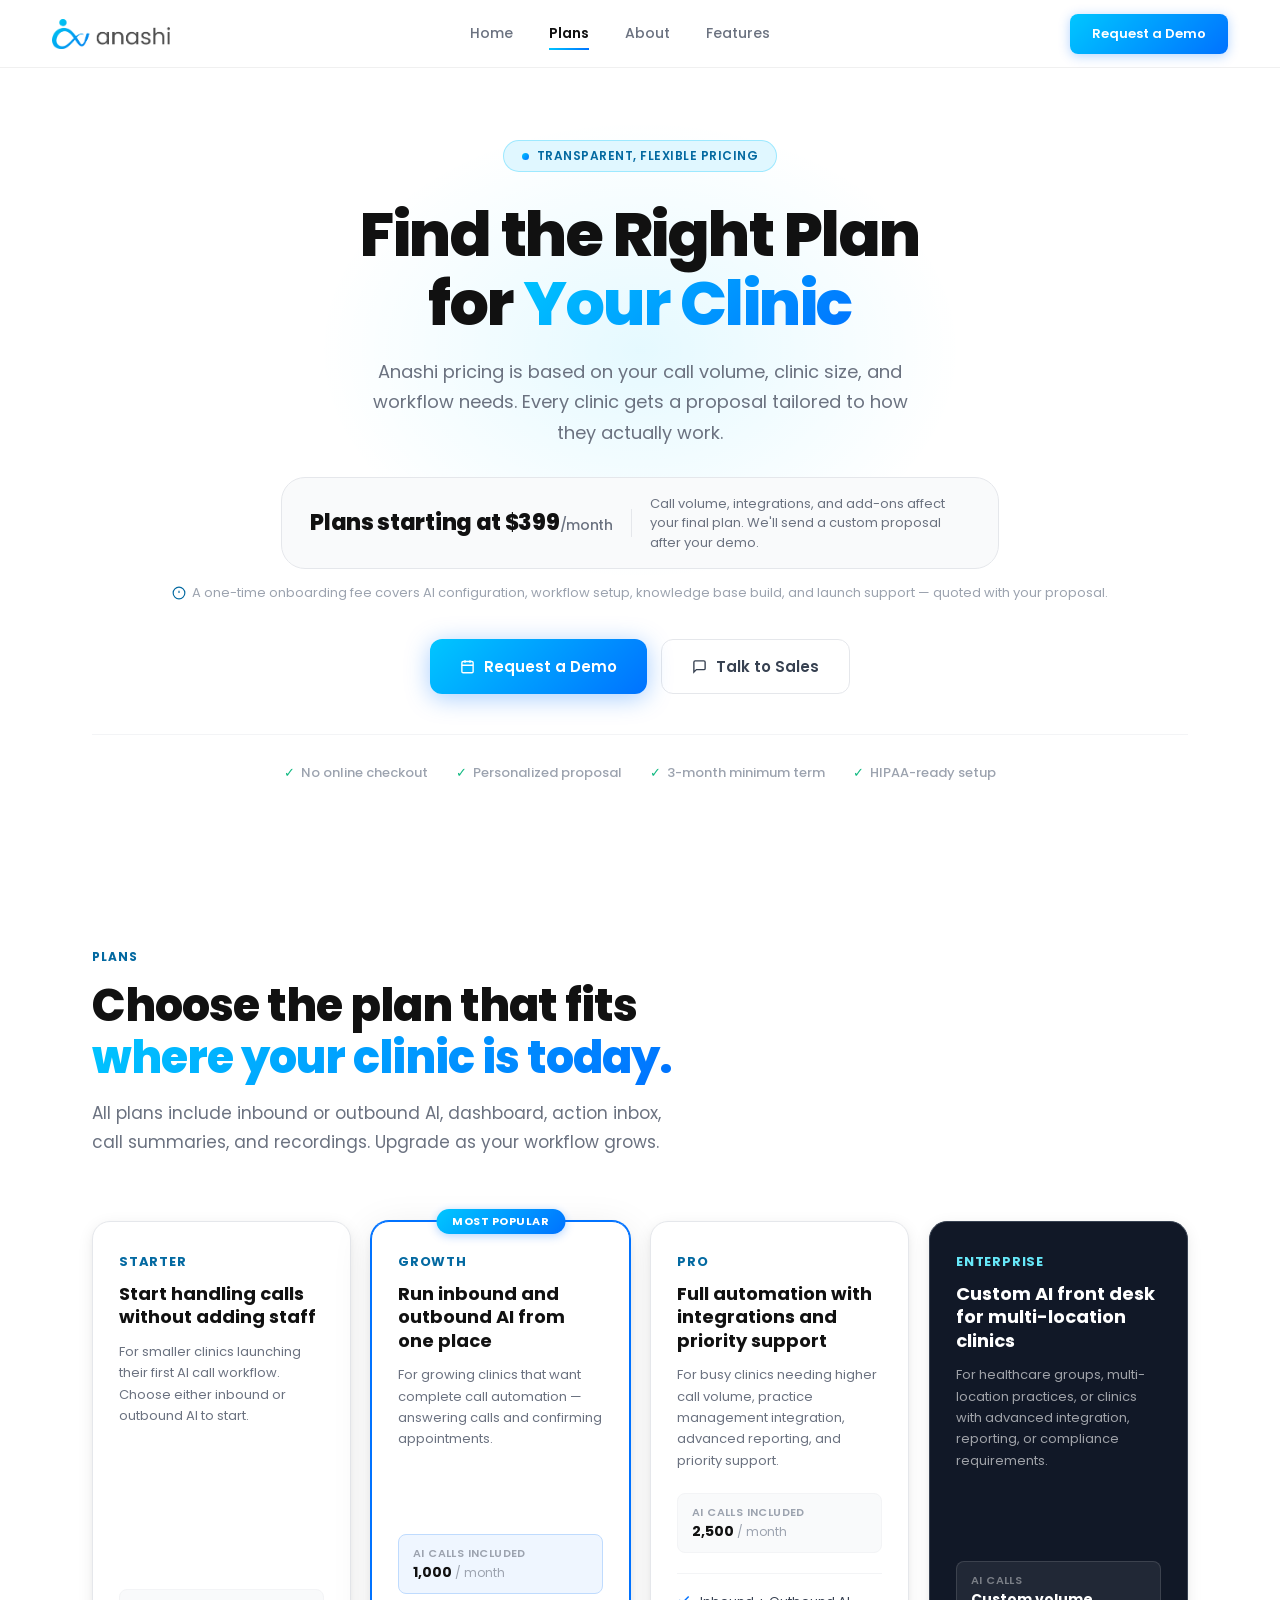
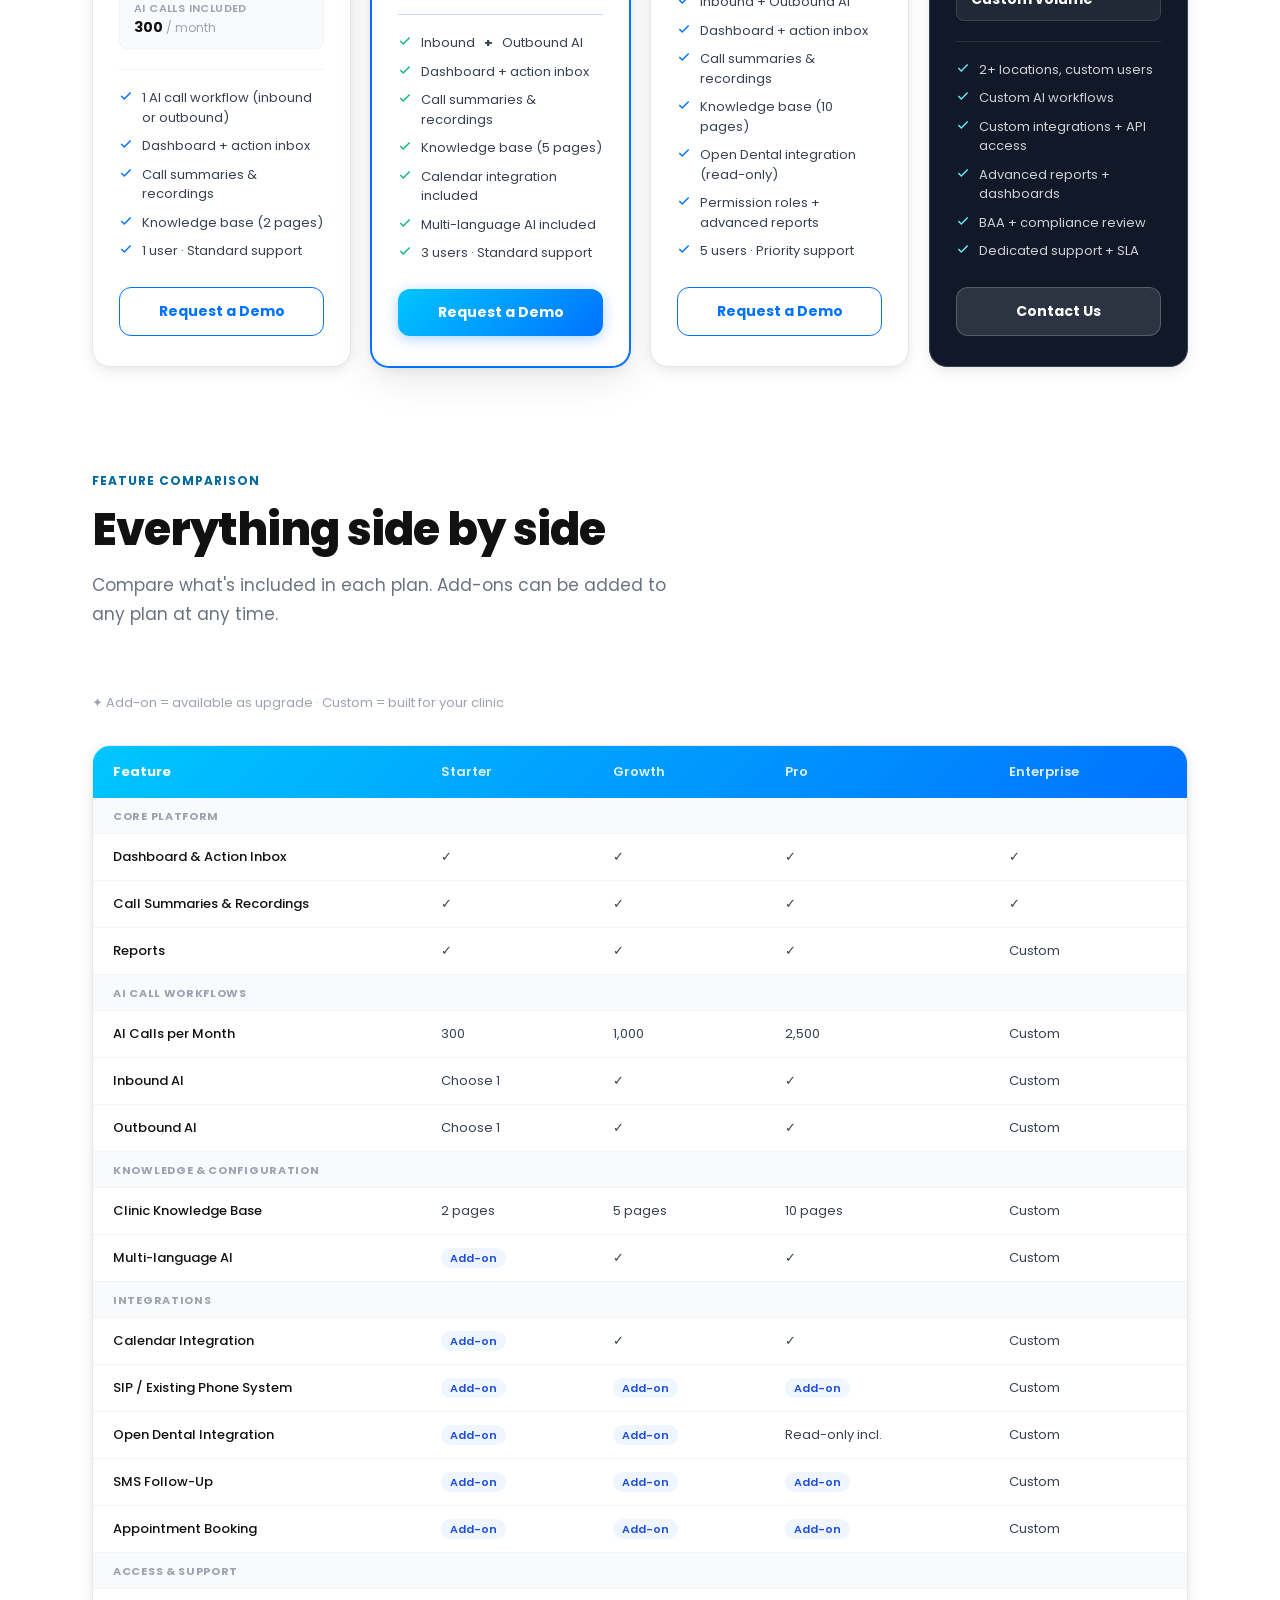
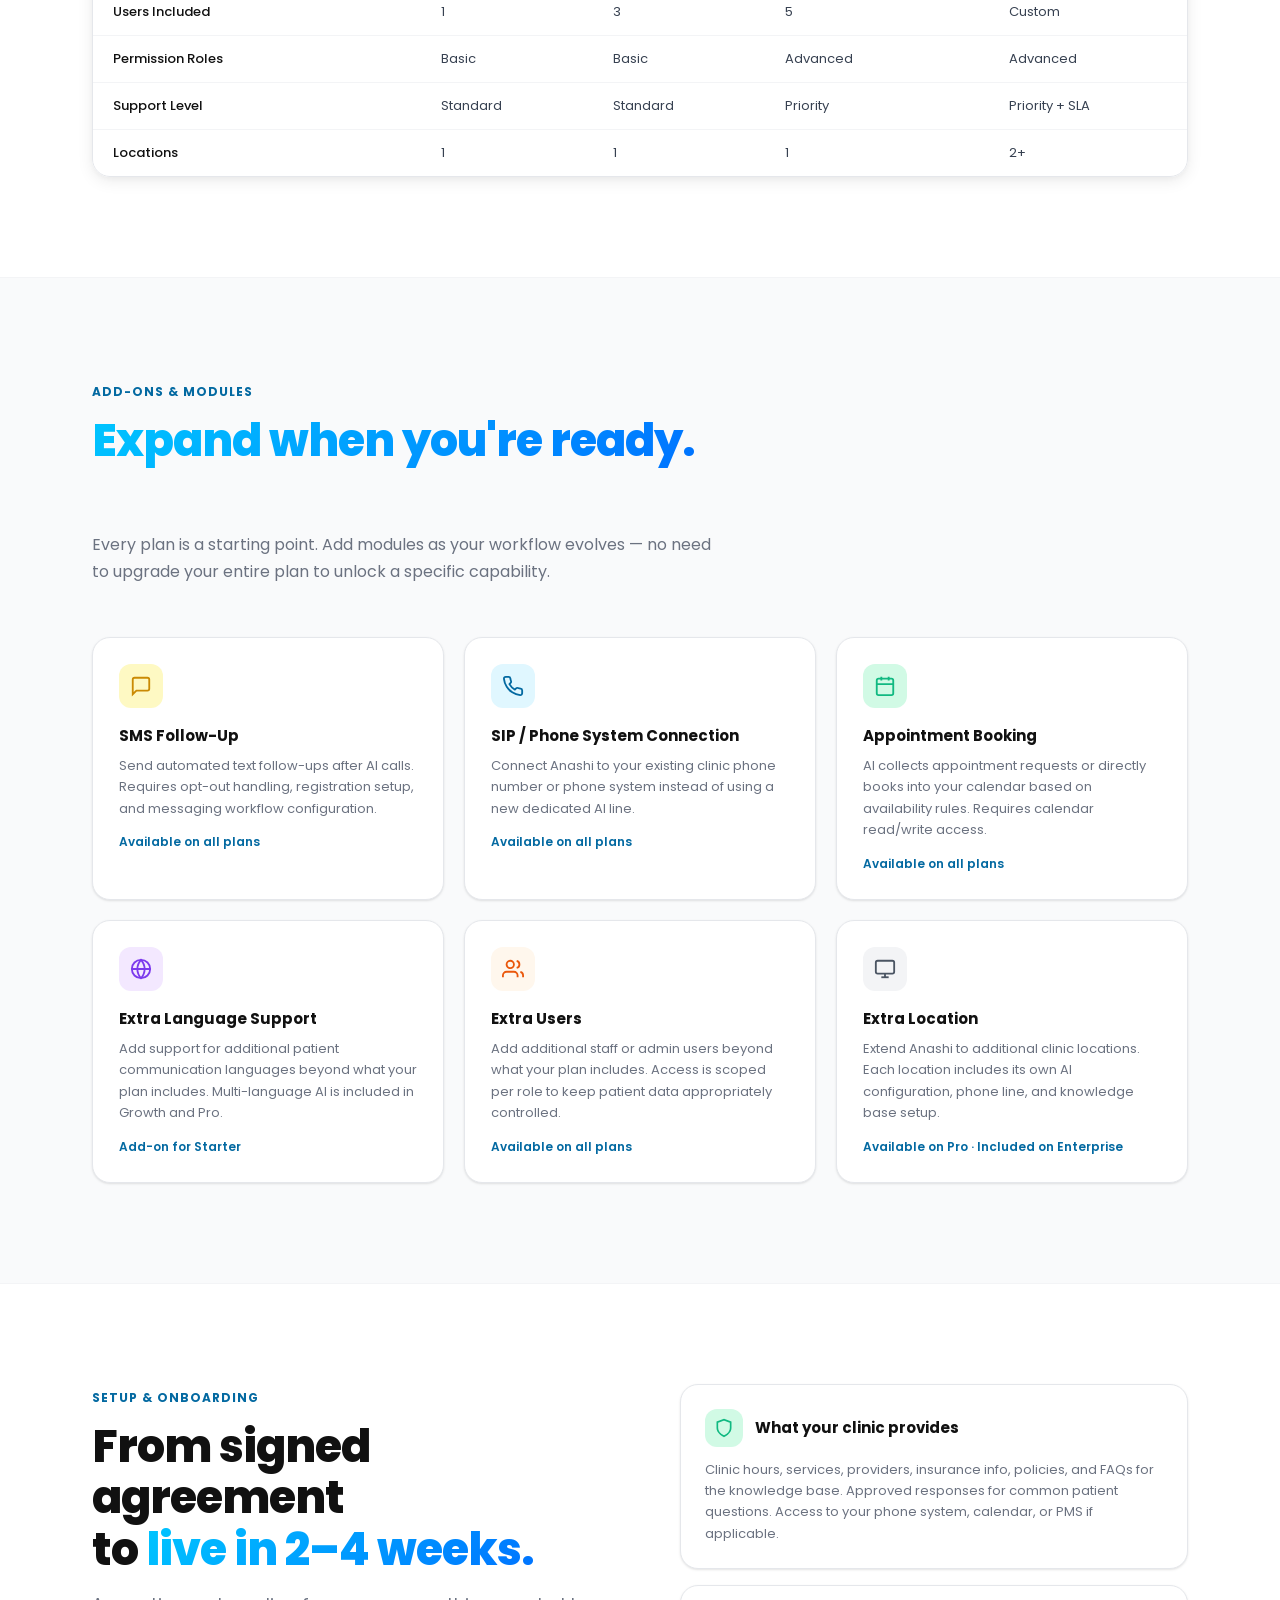
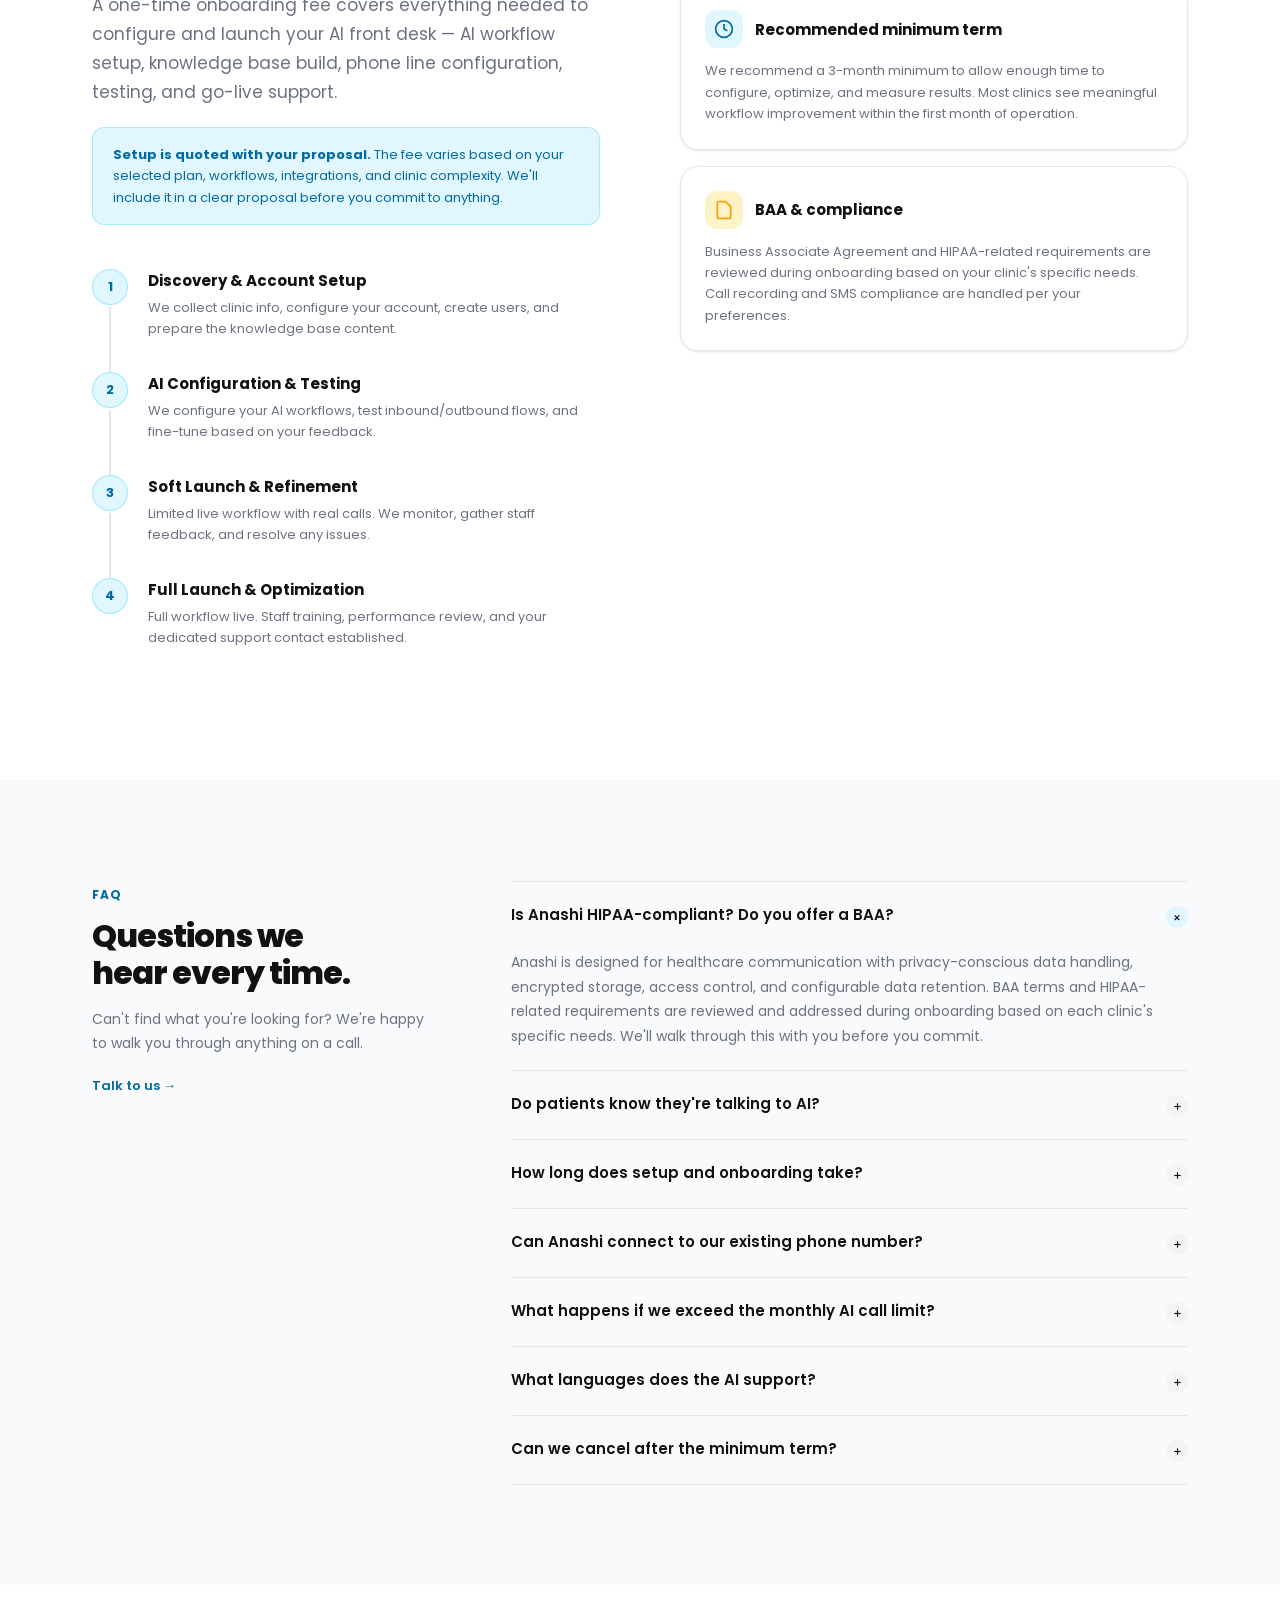
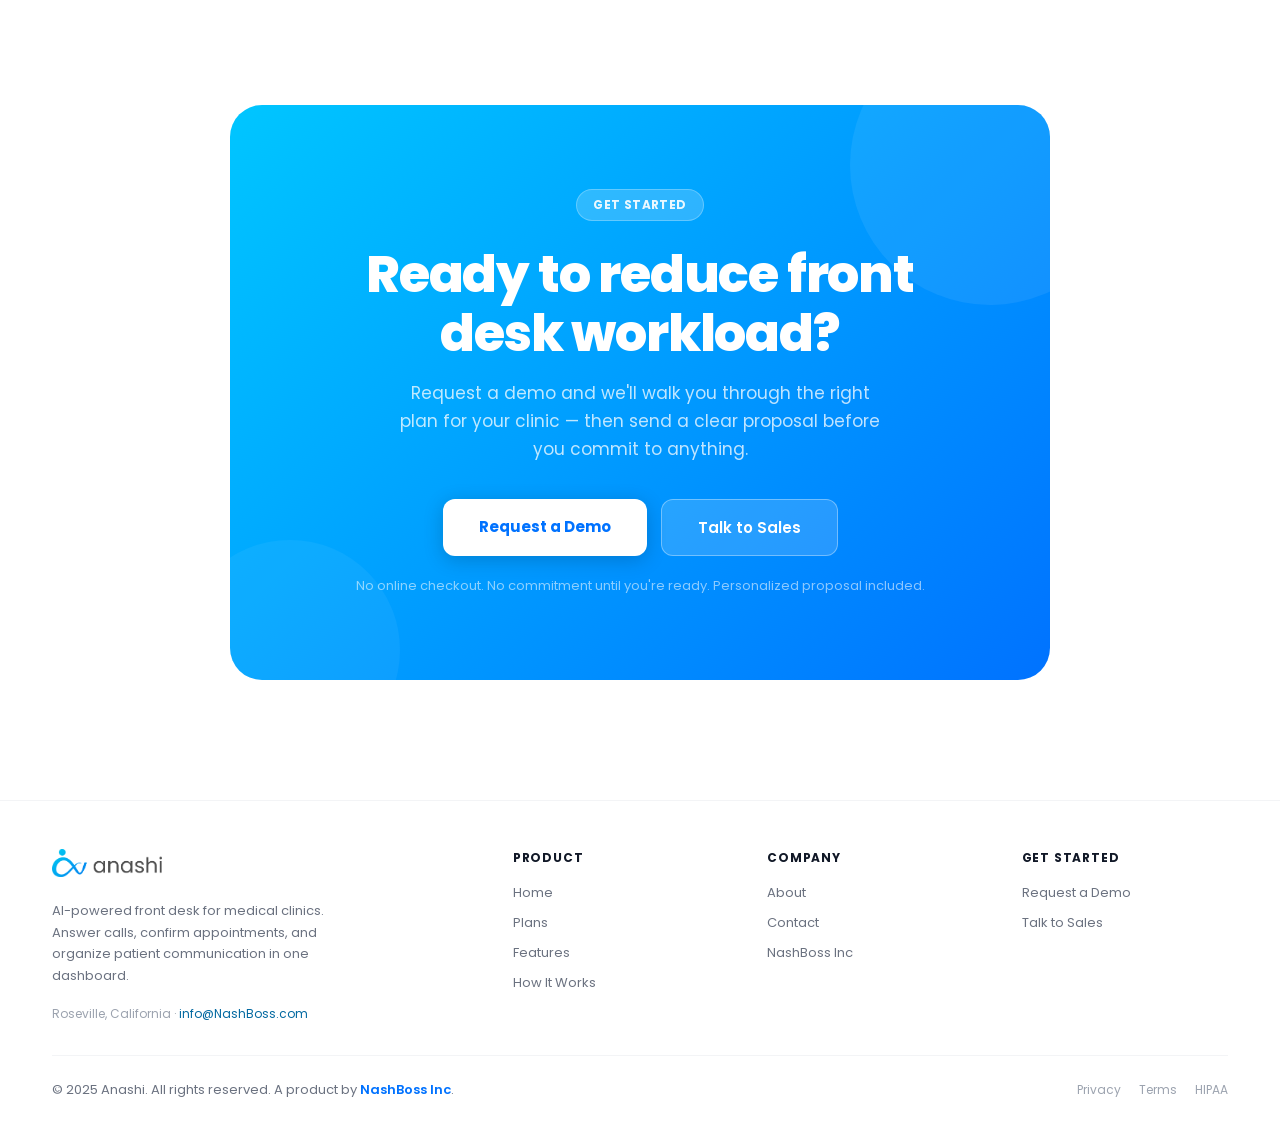
<file: pricing/index.html>
<!DOCTYPE html>
<html lang="en">
<head>
<meta charset="UTF-8">
<meta name="viewport" content="width=device-width, initial-scale=1.0">
<title>Plans — Anashi</title>
<meta name="description" content="Anashi plans for medical clinics. Demo-first pricing tailored to your call volume, workflow, and clinic needs.">
<link rel="canonical" href="https://anashi.ai/pricing">
<link rel="icon" type="image/png" href="/anashi-favicon.png">

<!-- Open Graph -->
<meta property="og:type" content="website">
<meta property="og:site_name" content="Anashi">
<meta property="og:url" content="https://anashi.ai/pricing">
<meta property="og:title" content="Plans — Anashi">
<meta property="og:description" content="Anashi plans for medical clinics. Demo-first pricing tailored to your call volume, workflow, and clinic needs.">
<meta property="og:image" content="https://anashi.ai/social-preview-image.jpg">
<meta property="og:image:width" content="1200">
<meta property="og:image:height" content="630">
<meta property="og:image:alt" content="Anashi — AI Front Desk for Medical Clinics">

<!-- Twitter / X -->
<meta name="twitter:card" content="summary_large_image">
<meta name="twitter:url" content="https://anashi.ai/pricing">
<meta name="twitter:title" content="Plans — Anashi">
<meta name="twitter:description" content="Anashi plans for medical clinics. Demo-first pricing tailored to your call volume, workflow, and clinic needs.">
<meta name="twitter:image" content="https://anashi.ai/social-preview-image.jpg">
<meta name="twitter:image:alt" content="Anashi — AI Front Desk for Medical Clinics">
<link rel="preconnect" href="https://fonts.googleapis.com">
<link rel="preconnect" href="https://fonts.gstatic.com" crossorigin>
<link href="https://fonts.googleapis.com/css2?family=Poppins:wght@300;400;500;600;700;800&display=swap" rel="stylesheet">
<link rel="stylesheet" href="/styles.css">
<style>
/* ── HERO ─────────────────────────────────── */
#p-hero {
  padding: 140px 52px 80px;
  max-width: 1200px; margin: 0 auto;
  text-align: center;
  position: relative;
}
#p-hero::before {
  content: ''; position: absolute;
  top: 100px; left: 50%; transform: translateX(-50%);
  width: 700px; height: 500px;
  background: radial-gradient(ellipse, rgba(0,198,255,.1) 0%, transparent 65%);
  border-radius: 50%; z-index: -1; pointer-events: none;
}
.p-hero-badge {
  display: inline-flex; align-items: center; gap: 8px;
  padding: 6px 18px; border-radius: 100px;
  background: var(--teal-bg); border: 1px solid rgba(0,198,255,.3);
  font-size: 12px; font-weight: 600; color: var(--teal);
  text-transform: uppercase; letter-spacing: .5px;
  margin-bottom: 28px;
}
.badge-dot { width: 7px; height: 7px; border-radius: 50%; background: var(--grad); animation: pulse 2s infinite; }
@keyframes pulse { 0%,100%{transform:scale(1);opacity:1} 50%{transform:scale(.8);opacity:.5} }
h1.p-hero-h {
  font-size: clamp(38px, 5vw, 62px); font-weight: 800;
  letter-spacing: -1.5px; line-height: 1.12; margin-bottom: 18px;
}
.p-hero-sub {
  font-size: 18px; line-height: 1.7;
  color: var(--g500); max-width: 560px;
  margin: 0 auto 28px;
}
.price-anchor {
  display: inline-flex; align-items: center; gap: 18px;
  background: var(--g50); border: 1px solid var(--g200);
  border-radius: var(--r4); padding: 16px 28px;
  margin-bottom: 14px;
  flex-wrap: wrap; justify-content: center;
}
.pa-main { font-size: 22px; font-weight: 800; color: var(--text); letter-spacing: -.3px; }
.pa-main span { font-size: 14px; font-weight: 500; color: var(--g500); }
.pa-sep { width: 1px; height: 28px; background: var(--g200); }
.pa-note { font-size: 13px; color: var(--g500); max-width: 320px; line-height: 1.5; text-align: left; }
.setup-note {
  font-size: 13px; color: var(--g400); margin-bottom: 36px;
  display: flex; align-items: center; justify-content: center; gap: 6px;
}
.setup-note-icon { color: var(--teal); }
.p-hero-ctas { display: flex; gap: 14px; justify-content: center; flex-wrap: wrap; }
.trust-row { display: flex; align-items: center; justify-content: center; gap: 28px; margin-top: 40px; padding-top: 28px; border-top: 1px solid var(--g100); flex-wrap: wrap; }
.trust-item { font-size: 13px; font-weight: 500; color: var(--g400); display: flex; align-items: center; gap: 6px; }
.ti-check { color: var(--green); }

/* ── PACKAGES ─────────────────────────────── */
#packages { padding: 80px 0 0; }
.pkg-grid { display: grid; grid-template-columns: repeat(4, 1fr); gap: 20px; }
.pkg-card {
  background: var(--white); border: 1.5px solid var(--g200);
  border-radius: var(--r3); padding: 30px 26px;
  box-shadow: var(--s2); position: relative;
  display: flex; flex-direction: column;
  transition: transform .35s cubic-bezier(.16,1,.3,1), box-shadow .35s cubic-bezier(.16,1,.3,1);
}
.pkg-card:hover { transform: translateY(-8px); box-shadow: var(--s4); }
.pkg-card.featured { border-color: var(--blue); box-shadow: 0 0 0 1px var(--blue), var(--s3); }
.popular-badge {
  position: absolute; top: -13px; left: 50%; transform: translateX(-50%);
  background: var(--grad); color: var(--white);
  font-size: 11px; font-weight: 700; letter-spacing: .5px; text-transform: uppercase;
  padding: 4px 16px; border-radius: 100px; white-space: nowrap;
  box-shadow: 0 2px 10px rgba(0,114,255,.3);
}
.pkg-name { font-size: 13px; font-weight: 700; text-transform: uppercase; letter-spacing: .8px; color: var(--teal); margin-bottom: 10px; }
.pkg-tagline { font-size: 18px; font-weight: 700; line-height: 1.3; color: var(--text); margin-bottom: 12px; }
.pkg-who { font-size: 13px; line-height: 1.65; color: var(--g500); margin-bottom: 22px; flex: 1; }
.pkg-divider { border: none; border-top: 1px solid var(--g100); margin-bottom: 18px; }
.pkg-features { list-style: none; display: flex; flex-direction: column; gap: 9px; margin-bottom: 26px; }
.pkg-features li { display: flex; align-items: flex-start; gap: 9px; font-size: 13px; color: var(--g700); line-height: 1.5; }
.pf-check { color: var(--blue); flex-shrink: 0; margin-top: 1px; }
.pf-check.green { color: var(--green); }
.pkg-volume { display: flex; align-items: center; gap: 8px; padding: 10px 14px; border-radius: var(--r1); background: var(--g50); border: 1px solid var(--g100); margin-bottom: 20px; }
.pv-label { font-size: 11px; font-weight: 600; color: var(--g400); text-transform: uppercase; letter-spacing: .4px; }
.pv-value { font-size: 14px; font-weight: 700; color: var(--text); }
.pkg-cta { width: 100%; padding: 13px; font-size: 14px; font-weight: 700; border-radius: var(--r2); cursor: pointer; font-family: 'Poppins', sans-serif; transition: all .2s; border: none; text-decoration: none; display: inline-block; text-align: center; }
.pkg-cta-primary { color: var(--white); background: var(--grad); box-shadow: 0 3px 14px rgba(0,114,255,.3); }
.pkg-cta-primary:hover { opacity: .92; transform: translateY(-1px); }
.pkg-cta-outline { color: var(--blue); background: var(--white); border: 1.5px solid var(--blue); }
.pkg-cta-outline:hover { background: var(--teal-bg); }
.pkg-cta-dark { color: var(--white); background: rgba(255,255,255,.12); border: 1.5px solid rgba(255,255,255,.2); }
.pkg-cta-dark:hover { background: rgba(255,255,255,.2); }

/* ── COMPARISON ───────────────────────────── */
#compare { padding: 100px 0; }
.compare-note { font-size: 13px; color: var(--g400); margin-bottom: 32px; }
.table-wrap { overflow-x: auto; border-radius: var(--r3); border: 1px solid var(--g200); box-shadow: var(--s2); }
table { width: 100%; border-collapse: collapse; min-width: 720px; }
thead tr { background: var(--grad); }
th { padding: 16px 20px; font-size: 13px; font-weight: 700; color: var(--white); text-align: left; }
th.ft-col { color: rgba(255,255,255,.85); font-weight: 600; }
tbody tr { border-bottom: 1px solid var(--g100); }
tbody tr:last-child { border-bottom: none; }
tbody tr:hover { background: var(--g50); }
tbody tr.group-header td { background: var(--g50); padding: 10px 20px 8px; }
.group-label { font-size: 11px; font-weight: 700; text-transform: uppercase; letter-spacing: .7px; color: var(--g400); }
td { padding: 13px 20px; font-size: 13px; color: var(--g700); vertical-align: middle; }
td:first-child { font-weight: 500; color: var(--text); }
.check-y { color: var(--blue); display: inline-flex; align-items: center; }
.addon-tag { font-size: 11px; font-weight: 600; padding: 2px 9px; border-radius: 100px; background: #eff6ff; color: #1d4ed8; }
.highlight-col { background: transparent; }

/* ── ADD-ONS ──────────────────────────────── */
#addons { padding: 100px 0; background: var(--g50); border-top: 1px solid var(--g100); border-bottom: 1px solid var(--g100); }
.addon-intro { font-size: 16px; line-height: 1.7; color: var(--g500); max-width: 620px; margin-bottom: 52px; }
.addons-grid { display: grid; grid-template-columns: repeat(3, 1fr); gap: 20px; }
.addon-card { background: var(--white); border: 1px solid var(--g200); border-radius: var(--r3); padding: 26px; box-shadow: var(--s1); transition: transform .3s cubic-bezier(.16,1,.3,1), box-shadow .3s; }
.addon-card:hover { transform: translateY(-5px); box-shadow: var(--s3); }
.addon-icon { width: 44px; height: 44px; border-radius: var(--r2); display: flex; align-items: center; justify-content: center; margin-bottom: 16px; }
.addon-name { font-size: 15px; font-weight: 700; color: var(--text); margin-bottom: 8px; }
.addon-desc { font-size: 13px; line-height: 1.65; color: var(--g500); margin-bottom: 14px; }
.addon-avail { font-size: 12px; font-weight: 600; color: var(--teal); }

/* ── ONBOARDING ───────────────────────────── */
#onboarding { padding: 100px 0; }
.onboard-layout { display: grid; grid-template-columns: 1fr 1fr; gap: 80px; align-items: start; }
.onboard-steps { display: flex; flex-direction: column; gap: 0; }
.onboard-step { display: flex; gap: 20px; padding-bottom: 32px; position: relative; }
.onboard-step:not(:last-child)::before { content: ''; position: absolute; left: 17px; top: 38px; width: 2px; bottom: 0; background: var(--g200); }
.step-num-circle { width: 36px; height: 36px; border-radius: 50%; flex-shrink: 0; display: flex; align-items: center; justify-content: center; font-size: 13px; font-weight: 700; background: var(--teal-bg); color: var(--teal); border: 1.5px solid rgba(0,198,255,.3); position: relative; z-index: 1; }
.os-title { font-size: 15px; font-weight: 700; color: var(--text); margin-bottom: 5px; }
.os-desc { font-size: 13px; line-height: 1.65; color: var(--g500); }
.onboard-info-cards { display: flex; flex-direction: column; gap: 16px; }
.oi-card { background: var(--white); border: 1px solid var(--g200); border-radius: var(--r3); padding: 24px; box-shadow: var(--s1); transition: transform .3s, box-shadow .3s; }
.oi-card:hover { transform: translateX(6px); box-shadow: var(--s3); }
.oi-card-head { display: flex; align-items: center; gap: 12px; margin-bottom: 12px; }
.oi-card-ico { width: 38px; height: 38px; border-radius: var(--r2); display: flex; align-items: center; justify-content: center; }
.oi-card-title { font-size: 15px; font-weight: 700; color: var(--text); }
.oi-card-body { font-size: 13px; line-height: 1.65; color: var(--g500); }

/* ── FAQ ─────────────────────────────────── */
#faq { padding: 100px 0; background: var(--g50); border-top: 1px solid var(--g100); }
.faq-layout { display: grid; grid-template-columns: 1fr 2fr; gap: 80px; align-items: start; }
.faq-left { position: sticky; top: 100px; }
.faq-left-sub { font-size: 14px; line-height: 1.7; color: var(--g500); margin-top: 16px; }
.faq-contact-link { display: inline-flex; align-items: center; gap: 6px; margin-top: 20px; font-size: 13px; font-weight: 600; color: var(--teal); text-decoration: none; }
.faq-contact-link:hover { color: var(--blue); }
.faq-list { display: flex; flex-direction: column; }
.faq-item { border-bottom: 1px solid var(--g200); }
.faq-item:first-child { border-top: 1px solid var(--g200); }
.faq-q { display: flex; align-items: flex-start; justify-content: space-between; gap: 16px; padding: 22px 0; cursor: pointer; font-size: 15px; font-weight: 600; color: var(--text); line-height: 1.4; background: none; border: none; width: 100%; text-align: left; font-family: 'Poppins', sans-serif; transition: color .2s; }
.faq-q:hover { color: var(--teal); }
.faq-icon { width: 22px; height: 22px; border-radius: 50%; background: var(--g100); display: flex; align-items: center; justify-content: center; flex-shrink: 0; transition: background .2s, transform .3s; margin-top: 2px; }
.faq-item.open .faq-icon { background: var(--teal-bg); transform: rotate(45deg); }
.faq-a { font-size: 14px; line-height: 1.75; color: var(--g500); overflow: hidden; max-height: 0; transition: max-height .4s ease, padding .3s ease; }
.faq-item.open .faq-a { max-height: 500px; padding-bottom: 22px; }

/* ── CTA ─────────────────────────────────── */
#cta { padding: 120px 52px; text-align: center; }
.cta-box { max-width: 820px; margin: 0 auto; background: var(--grad); border-radius: var(--r5); padding: 84px 60px; position: relative; overflow: hidden; }
.cta-box::before { content:''; position:absolute; top:-80px; right:-80px; width:280px; height:280px; border-radius:50%; background:rgba(255,255,255,.07); }
.cta-box::after { content:''; position:absolute; bottom:-80px; left:-50px; width:220px; height:220px; border-radius:50%; background:rgba(255,255,255,.05); }
.cta-ey { display: inline-flex; align-items: center; gap: 7px; padding: 6px 16px; border-radius: 100px; background: rgba(255,255,255,.18); border: 1px solid rgba(255,255,255,.25); font-size: 12px; font-weight: 700; letter-spacing: .4px; text-transform: uppercase; color: rgba(255,255,255,.9); margin-bottom: 24px; }
.cta-h { font-size: clamp(32px, 4vw, 52px); font-weight: 800; letter-spacing: -1.2px; line-height: 1.15; color: var(--white); margin-bottom: 16px; }
.cta-sub { font-size: 17px; line-height: 1.65; color: rgba(255,255,255,.75); max-width: 480px; margin: 0 auto 36px; }
.cta-btns { display: flex; gap: 14px; justify-content: center; flex-wrap: wrap; position: relative; z-index: 2; }
.cta-btn-a { padding: 16px 36px; font-size: 15px; font-weight: 700; color: var(--blue); background: var(--white); border: none; border-radius: var(--r2); cursor: pointer; font-family: 'Poppins', sans-serif; box-shadow: 0 4px 20px rgba(0,0,0,.18); transition: transform .2s; text-decoration: none; display: inline-block; }
.cta-btn-a:hover { transform: translateY(-2px); }
.cta-btn-b { padding: 16px 36px; font-size: 15px; font-weight: 600; color: var(--white); background: rgba(255,255,255,.15); border: 1.5px solid rgba(255,255,255,.35); border-radius: var(--r2); cursor: pointer; font-family: 'Poppins', sans-serif; transition: background .2s; text-decoration: none; display: inline-block; }
.cta-btn-b:hover { background: rgba(255,255,255,.24); }
.cta-small { font-size: 13px; color: rgba(255,255,255,.55); margin-top: 20px; position: relative; z-index: 2; }

@media (max-width: 1100px) { .pkg-grid { grid-template-columns: repeat(2, 1fr); } }
@media (max-width: 960px) {
  #p-hero { padding: 110px 24px 60px; }
  .pkg-grid { grid-template-columns: 1fr; }
  .addons-grid { grid-template-columns: 1fr 1fr; }
  .onboard-layout { grid-template-columns: 1fr; gap: 40px; }
  .faq-layout { grid-template-columns: 1fr; gap: 36px; }
  .faq-left { position: static; }
  #cta { padding: 80px 24px; }
  .cta-box { padding: 52px 28px; }
}
@media (max-width: 600px) {
  .addons-grid { grid-template-columns: 1fr; }
  .price-anchor { flex-direction: column; gap: 10px; }
  .pa-sep { display: none; }
}
</style>
</head>
<body>

<!-- NAV -->
<nav id="nav">
  <a href="/" class="nav-logo"><img src="/anashi-logo.png" alt="Anashi"></a>
  <div class="nav-links">
    <a href="/">Home</a>
    <a href="/pricing" class="active">Plans</a>
    <a href="/about">About</a>
    <a href="/#features">Features</a>
  </div>
  <div class="nav-ctas">
    <a href="https://www.nashboss.com/anashi-fomrs" target="_blank" rel="noopener" class="btn-nav-primary">Request a Demo</a>
    <button class="mobile-menu-btn" id="mobileMenuBtn" aria-label="Open menu">
      <svg width="22" height="22" viewBox="0 0 24 24" fill="none" stroke="currentColor" stroke-width="2.2"><line x1="3" y1="6" x2="21" y2="6"/><line x1="3" y1="12" x2="21" y2="12"/><line x1="3" y1="18" x2="21" y2="18"/></svg>
    </button>
  </div>
</nav>
<div class="mobile-menu" id="mobileMenu">
  <a href="/">Home</a>
  <a href="/pricing">Plans</a>
  <a href="/about">About</a>
  <a href="/#features">Features</a>
  <a href="https://www.nashboss.com/anashi-fomrs" target="_blank" rel="noopener" class="btn-nav-primary">Request a Demo</a>
</div>

<!-- HERO -->
<section id="p-hero">
  <div class="p-hero-badge"><div class="badge-dot"></div>Transparent, Flexible Pricing</div>
  <h1 class="p-hero-h">Find the Right Plan<br>for <span class="grad-text">Your Clinic</span></h1>
  <p class="p-hero-sub">Anashi pricing is based on your call volume, clinic size, and workflow needs. Every clinic gets a proposal tailored to how they actually work.</p>

  <div class="price-anchor reveal">
    <div class="pa-main">Plans starting at $399<span>/month</span></div>
    <div class="pa-sep"></div>
    <div class="pa-note">Call volume, integrations, and add-ons affect your final plan. We'll send a custom proposal after your demo.</div>
  </div>

  <p class="setup-note reveal d1">
    <svg class="setup-note-icon" width="14" height="14" viewBox="0 0 24 24" fill="none" stroke="currentColor" stroke-width="2"><circle cx="12" cy="12" r="10"/><line x1="12" y1="8" x2="12" y2="12"/><line x1="12" y1="16" x2="12.01" y2="16"/></svg>
    A one-time onboarding fee covers AI configuration, workflow setup, knowledge base build, and launch support — quoted with your proposal.
  </p>

  <div class="p-hero-ctas reveal d2">
    <a href="https://www.nashboss.com/anashi-fomrs" target="_blank" rel="noopener" class="btn-hero-a">
      <svg width="15" height="15" viewBox="0 0 24 24" fill="none" stroke="currentColor" stroke-width="2.2"><rect x="3" y="4" width="18" height="18" rx="2"/><path d="M16 2v4M8 2v4M3 10h18"/></svg>
      Request a Demo
    </a>
    <a href="/about#contact" class="btn-hero-b">
      <svg width="15" height="15" viewBox="0 0 24 24" fill="none" stroke="currentColor" stroke-width="2.2"><path d="M21 15a2 2 0 01-2 2H7l-4 4V5a2 2 0 012-2h14a2 2 0 012 2z"/></svg>
      Talk to Sales
    </a>
  </div>

  <div class="trust-row reveal d3">
    <div class="trust-item"><span class="ti-check">✓</span> No online checkout</div>
    <div class="trust-item"><span class="ti-check">✓</span> Personalized proposal</div>
    <div class="trust-item"><span class="ti-check">✓</span> 3-month minimum term</div>
    <div class="trust-item"><span class="ti-check">✓</span> HIPAA-ready setup</div>
  </div>
</section>

<!-- PACKAGES -->
<section id="packages">
  <div class="sec-wrap">
    <div class="sec-head reveal">
      <div class="sec-ey">Plans</div>
      <h2 class="sec-h">Choose the plan that fits<br><span class="grad-text">where your clinic is today.</span></h2>
      <p class="sec-sub">All plans include inbound or outbound AI, dashboard, action inbox, call summaries, and recordings. Upgrade as your workflow grows.</p>
    </div>

    <div class="pkg-grid">

      <div class="pkg-card reveal">
        <div class="pkg-name">Starter</div>
        <div class="pkg-tagline">Start handling calls without adding staff</div>
        <div class="pkg-who">For smaller clinics launching their first AI call workflow. Choose either inbound or outbound AI to start.</div>
        <div class="pkg-volume">
          <div>
            <div class="pv-label">AI Calls Included</div>
            <div class="pv-value">300 <span style="font-weight:400;color:var(--g400);font-size:12px">/ month</span></div>
          </div>
        </div>
        <hr class="pkg-divider">
        <ul class="pkg-features">
          <li><svg class="pf-check" width="14" height="14" viewBox="0 0 24 24" fill="none" stroke="currentColor" stroke-width="2.5"><polyline points="20 6 9 17 4 12"/></svg>1 AI call workflow (inbound or outbound)</li>
          <li><svg class="pf-check" width="14" height="14" viewBox="0 0 24 24" fill="none" stroke="currentColor" stroke-width="2.5"><polyline points="20 6 9 17 4 12"/></svg>Dashboard + action inbox</li>
          <li><svg class="pf-check" width="14" height="14" viewBox="0 0 24 24" fill="none" stroke="currentColor" stroke-width="2.5"><polyline points="20 6 9 17 4 12"/></svg>Call summaries &amp; recordings</li>
          <li><svg class="pf-check" width="14" height="14" viewBox="0 0 24 24" fill="none" stroke="currentColor" stroke-width="2.5"><polyline points="20 6 9 17 4 12"/></svg>Knowledge base (2 pages)</li>
          <li><svg class="pf-check" width="14" height="14" viewBox="0 0 24 24" fill="none" stroke="currentColor" stroke-width="2.5"><polyline points="20 6 9 17 4 12"/></svg>1 user · Standard support</li>
        </ul>
        <a href="https://www.nashboss.com/anashi-fomrs" target="_blank" rel="noopener" class="pkg-cta pkg-cta-outline">Request a Demo</a>
      </div>

      <div class="pkg-card featured reveal d1">
        <div class="popular-badge">Most Popular</div>
        <div class="pkg-name">Growth</div>
        <div class="pkg-tagline">Run inbound and outbound AI from one place</div>
        <div class="pkg-who">For growing clinics that want complete call automation — answering calls and confirming appointments.</div>
        <div class="pkg-volume" style="background:#eff6ff;border-color:#bfdbfe">
          <div>
            <div class="pv-label">AI Calls Included</div>
            <div class="pv-value">1,000 <span style="font-weight:400;color:var(--g400);font-size:12px">/ month</span></div>
          </div>
        </div>
        <hr class="pkg-divider" style="border-color:#bfdbfe">
        <ul class="pkg-features">
          <li><svg class="pf-check green" width="14" height="14" viewBox="0 0 24 24" fill="none" stroke="currentColor" stroke-width="2.5"><polyline points="20 6 9 17 4 12"/></svg>Inbound <strong>+</strong> Outbound AI</li>
          <li><svg class="pf-check green" width="14" height="14" viewBox="0 0 24 24" fill="none" stroke="currentColor" stroke-width="2.5"><polyline points="20 6 9 17 4 12"/></svg>Dashboard + action inbox</li>
          <li><svg class="pf-check green" width="14" height="14" viewBox="0 0 24 24" fill="none" stroke="currentColor" stroke-width="2.5"><polyline points="20 6 9 17 4 12"/></svg>Call summaries &amp; recordings</li>
          <li><svg class="pf-check green" width="14" height="14" viewBox="0 0 24 24" fill="none" stroke="currentColor" stroke-width="2.5"><polyline points="20 6 9 17 4 12"/></svg>Knowledge base (5 pages)</li>
          <li><svg class="pf-check green" width="14" height="14" viewBox="0 0 24 24" fill="none" stroke="currentColor" stroke-width="2.5"><polyline points="20 6 9 17 4 12"/></svg>Calendar integration included</li>
          <li><svg class="pf-check green" width="14" height="14" viewBox="0 0 24 24" fill="none" stroke="currentColor" stroke-width="2.5"><polyline points="20 6 9 17 4 12"/></svg>Multi-language AI included</li>
          <li><svg class="pf-check green" width="14" height="14" viewBox="0 0 24 24" fill="none" stroke="currentColor" stroke-width="2.5"><polyline points="20 6 9 17 4 12"/></svg>3 users · Standard support</li>
        </ul>
        <a href="https://www.nashboss.com/anashi-fomrs" target="_blank" rel="noopener" class="pkg-cta pkg-cta-primary">Request a Demo</a>
      </div>

      <div class="pkg-card reveal d2">
        <div class="pkg-name">Pro</div>
        <div class="pkg-tagline">Full automation with integrations and priority support</div>
        <div class="pkg-who">For busy clinics needing higher call volume, practice management integration, advanced reporting, and priority support.</div>
        <div class="pkg-volume">
          <div>
            <div class="pv-label">AI Calls Included</div>
            <div class="pv-value">2,500 <span style="font-weight:400;color:var(--g400);font-size:12px">/ month</span></div>
          </div>
        </div>
        <hr class="pkg-divider">
        <ul class="pkg-features">
          <li><svg class="pf-check" width="14" height="14" viewBox="0 0 24 24" fill="none" stroke="currentColor" stroke-width="2.5"><polyline points="20 6 9 17 4 12"/></svg>Inbound + Outbound AI</li>
          <li><svg class="pf-check" width="14" height="14" viewBox="0 0 24 24" fill="none" stroke="currentColor" stroke-width="2.5"><polyline points="20 6 9 17 4 12"/></svg>Dashboard + action inbox</li>
          <li><svg class="pf-check" width="14" height="14" viewBox="0 0 24 24" fill="none" stroke="currentColor" stroke-width="2.5"><polyline points="20 6 9 17 4 12"/></svg>Call summaries &amp; recordings</li>
          <li><svg class="pf-check" width="14" height="14" viewBox="0 0 24 24" fill="none" stroke="currentColor" stroke-width="2.5"><polyline points="20 6 9 17 4 12"/></svg>Knowledge base (10 pages)</li>
          <li><svg class="pf-check" width="14" height="14" viewBox="0 0 24 24" fill="none" stroke="currentColor" stroke-width="2.5"><polyline points="20 6 9 17 4 12"/></svg>Open Dental integration (read-only)</li>
          <li><svg class="pf-check" width="14" height="14" viewBox="0 0 24 24" fill="none" stroke="currentColor" stroke-width="2.5"><polyline points="20 6 9 17 4 12"/></svg>Permission roles + advanced reports</li>
          <li><svg class="pf-check" width="14" height="14" viewBox="0 0 24 24" fill="none" stroke="currentColor" stroke-width="2.5"><polyline points="20 6 9 17 4 12"/></svg>5 users · Priority support</li>
        </ul>
        <a href="https://www.nashboss.com/anashi-fomrs" target="_blank" rel="noopener" class="pkg-cta pkg-cta-outline">Request a Demo</a>
      </div>

      <div class="pkg-card reveal d3" style="background:var(--g900);border-color:var(--g700)">
        <div class="pkg-name" style="color:#67e8f9">Enterprise</div>
        <div class="pkg-tagline" style="color:var(--white)">Custom AI front desk for multi-location clinics</div>
        <div class="pkg-who" style="color:rgba(255,255,255,.6)">For healthcare groups, multi-location practices, or clinics with advanced integration, reporting, or compliance requirements.</div>
        <div class="pkg-volume" style="background:rgba(255,255,255,.07);border-color:rgba(255,255,255,.12)">
          <div>
            <div class="pv-label" style="color:rgba(255,255,255,.4)">AI Calls</div>
            <div class="pv-value" style="color:var(--white)">Custom volume</div>
          </div>
        </div>
        <hr class="pkg-divider" style="border-color:rgba(255,255,255,.1)">
        <ul class="pkg-features">
          <li style="color:rgba(255,255,255,.8)"><svg class="pf-check" width="14" height="14" viewBox="0 0 24 24" fill="none" stroke="#67e8f9" stroke-width="2.5"><polyline points="20 6 9 17 4 12"/></svg>2+ locations, custom users</li>
          <li style="color:rgba(255,255,255,.8)"><svg class="pf-check" width="14" height="14" viewBox="0 0 24 24" fill="none" stroke="#67e8f9" stroke-width="2.5"><polyline points="20 6 9 17 4 12"/></svg>Custom AI workflows</li>
          <li style="color:rgba(255,255,255,.8)"><svg class="pf-check" width="14" height="14" viewBox="0 0 24 24" fill="none" stroke="#67e8f9" stroke-width="2.5"><polyline points="20 6 9 17 4 12"/></svg>Custom integrations + API access</li>
          <li style="color:rgba(255,255,255,.8)"><svg class="pf-check" width="14" height="14" viewBox="0 0 24 24" fill="none" stroke="#67e8f9" stroke-width="2.5"><polyline points="20 6 9 17 4 12"/></svg>Advanced reports + dashboards</li>
          <li style="color:rgba(255,255,255,.8)"><svg class="pf-check" width="14" height="14" viewBox="0 0 24 24" fill="none" stroke="#67e8f9" stroke-width="2.5"><polyline points="20 6 9 17 4 12"/></svg>BAA + compliance review</li>
          <li style="color:rgba(255,255,255,.8)"><svg class="pf-check" width="14" height="14" viewBox="0 0 24 24" fill="none" stroke="#67e8f9" stroke-width="2.5"><polyline points="20 6 9 17 4 12"/></svg>Dedicated support + SLA</li>
        </ul>
        <a href="/about#contact" class="pkg-cta pkg-cta-dark">Contact Us</a>
      </div>
    </div>
  </div>
</section>

<!-- COMPARISON -->
<section id="compare">
  <div class="sec-wrap">
    <div class="sec-head reveal">
      <div class="sec-ey">Feature Comparison</div>
      <h2 class="sec-h">Everything side by side</h2>
      <p class="sec-sub">Compare what's included in each plan. Add-ons can be added to any plan at any time.</p>
    </div>
    <p class="compare-note reveal">✦ Add-on = available as upgrade · Custom = built for your clinic</p>

    <div class="table-wrap reveal">
      <table>
        <thead>
          <tr>
            <th style="width:30%">Feature</th>
            <th class="ft-col">Starter</th>
            <th class="ft-col highlight-col">Growth</th>
            <th class="ft-col">Pro</th>
            <th class="ft-col">Enterprise</th>
          </tr>
        </thead>
        <tbody>
          <tr class="group-header"><td colspan="5"><div class="group-label">Core Platform</div></td></tr>
          <tr><td>Dashboard &amp; Action Inbox</td><td>✓</td><td class="highlight-col">✓</td><td>✓</td><td>✓</td></tr>
          <tr><td>Call Summaries &amp; Recordings</td><td>✓</td><td class="highlight-col">✓</td><td>✓</td><td>✓</td></tr>
          <tr><td>Reports</td><td>✓</td><td class="highlight-col">✓</td><td>✓</td><td>Custom</td></tr>

          <tr class="group-header"><td colspan="5"><div class="group-label">AI Call Workflows</div></td></tr>
          <tr><td>AI Calls per Month</td><td>300</td><td class="highlight-col">1,000</td><td>2,500</td><td>Custom</td></tr>
          <tr><td>Inbound AI</td><td>Choose 1</td><td class="highlight-col">✓</td><td>✓</td><td>Custom</td></tr>
          <tr><td>Outbound AI</td><td>Choose 1</td><td class="highlight-col">✓</td><td>✓</td><td>Custom</td></tr>

          <tr class="group-header"><td colspan="5"><div class="group-label">Knowledge &amp; Configuration</div></td></tr>
          <tr><td>Clinic Knowledge Base</td><td>2 pages</td><td class="highlight-col">5 pages</td><td>10 pages</td><td>Custom</td></tr>
          <tr><td>Multi-language AI</td><td><span class="addon-tag">Add-on</span></td><td class="highlight-col">✓</td><td>✓</td><td>Custom</td></tr>

          <tr class="group-header"><td colspan="5"><div class="group-label">Integrations</div></td></tr>
          <tr><td>Calendar Integration</td><td><span class="addon-tag">Add-on</span></td><td class="highlight-col">✓</td><td>✓</td><td>Custom</td></tr>
          <tr><td>SIP / Existing Phone System</td><td><span class="addon-tag">Add-on</span></td><td class="highlight-col"><span class="addon-tag">Add-on</span></td><td><span class="addon-tag">Add-on</span></td><td>Custom</td></tr>
          <tr><td>Open Dental Integration</td><td><span class="addon-tag">Add-on</span></td><td class="highlight-col"><span class="addon-tag">Add-on</span></td><td>Read-only incl.</td><td>Custom</td></tr>
          <tr><td>SMS Follow-Up</td><td><span class="addon-tag">Add-on</span></td><td class="highlight-col"><span class="addon-tag">Add-on</span></td><td><span class="addon-tag">Add-on</span></td><td>Custom</td></tr>
          <tr><td>Appointment Booking</td><td><span class="addon-tag">Add-on</span></td><td class="highlight-col"><span class="addon-tag">Add-on</span></td><td><span class="addon-tag">Add-on</span></td><td>Custom</td></tr>

          <tr class="group-header"><td colspan="5"><div class="group-label">Access &amp; Support</div></td></tr>
          <tr><td>Users Included</td><td>1</td><td class="highlight-col">3</td><td>5</td><td>Custom</td></tr>
          <tr><td>Permission Roles</td><td>Basic</td><td class="highlight-col">Basic</td><td>Advanced</td><td>Advanced</td></tr>
          <tr><td>Support Level</td><td>Standard</td><td class="highlight-col">Standard</td><td>Priority</td><td>Priority + SLA</td></tr>
          <tr><td>Locations</td><td>1</td><td class="highlight-col">1</td><td>1</td><td>2+</td></tr>
        </tbody>
      </table>
    </div>
  </div>
</section>

<!-- ADD-ONS -->
<section id="addons">
  <div class="sec-wrap">
    <div class="sec-head reveal">
      <div class="sec-ey">Add-ons &amp; Modules</div>
      <h2 class="sec-h"><span class="grad-text">Expand when you're ready.</span></h2>
    </div>
    <p class="addon-intro reveal">Every plan is a starting point. Add modules as your workflow evolves — no need to upgrade your entire plan to unlock a specific capability.</p>

    <div class="addons-grid">
      <div class="addon-card reveal">
        <div class="addon-icon" style="background:#fef9c3"><svg width="22" height="22" viewBox="0 0 24 24" fill="none" stroke="#ca8a04" stroke-width="2"><path d="M21 15a2 2 0 01-2 2H7l-4 4V5a2 2 0 012-2h14a2 2 0 012 2z"/></svg></div>
        <div class="addon-name">SMS Follow-Up</div>
        <div class="addon-desc">Send automated text follow-ups after AI calls. Requires opt-out handling, registration setup, and messaging workflow configuration.</div>
        <div class="addon-avail">Available on all plans</div>
      </div>
      <div class="addon-card reveal d1">
        <div class="addon-icon" style="background:var(--teal-bg)"><svg width="22" height="22" viewBox="0 0 24 24" fill="none" stroke="var(--teal)" stroke-width="2" stroke-linecap="round" stroke-linejoin="round"><path d="M22 16.92v3a2 2 0 01-2.18 2 19.79 19.79 0 01-8.63-3.07 19.5 19.5 0 01-6-6 19.79 19.79 0 01-3.07-8.67A2 2 0 014.11 2h3a2 2 0 012 1.72 12.84 12.84 0 00.7 2.81 2 2 0 01-.45 2.11L8.09 9.91a16 16 0 006 6l1.27-1.27a2 2 0 012.11-.45 12.84 12.84 0 002.81.7A2 2 0 0122 16.92z"/></svg></div>
        <div class="addon-name">SIP / Phone System Connection</div>
        <div class="addon-desc">Connect Anashi to your existing clinic phone number or phone system instead of using a new dedicated AI line.</div>
        <div class="addon-avail">Available on all plans</div>
      </div>
      <div class="addon-card reveal d2">
        <div class="addon-icon" style="background:var(--green-bg)"><svg width="22" height="22" viewBox="0 0 24 24" fill="none" stroke="var(--green)" stroke-width="2"><rect x="3" y="4" width="18" height="18" rx="2"/><path d="M16 2v4M8 2v4M3 10h18"/></svg></div>
        <div class="addon-name">Appointment Booking</div>
        <div class="addon-desc">AI collects appointment requests or directly books into your calendar based on availability rules. Requires calendar read/write access.</div>
        <div class="addon-avail">Available on all plans</div>
      </div>
      <div class="addon-card reveal">
        <div class="addon-icon" style="background:#f3e8ff"><svg width="22" height="22" viewBox="0 0 24 24" fill="none" stroke="#7c3aed" stroke-width="2"><circle cx="12" cy="12" r="10"/><path d="M2 12h20M12 2a15.3 15.3 0 014 10 15.3 15.3 0 01-4 10 15.3 15.3 0 01-4-10 15.3 15.3 0 014-10z"/></svg></div>
        <div class="addon-name">Extra Language Support</div>
        <div class="addon-desc">Add support for additional patient communication languages beyond what your plan includes. Multi-language AI is included in Growth and Pro.</div>
        <div class="addon-avail">Add-on for Starter</div>
      </div>
      <div class="addon-card reveal d1">
        <div class="addon-icon" style="background:#fff7ed"><svg width="22" height="22" viewBox="0 0 24 24" fill="none" stroke="#ea580c" stroke-width="2"><path d="M17 21v-2a4 4 0 00-4-4H5a4 4 0 00-4 4v2"/><circle cx="9" cy="7" r="4"/><path d="M23 21v-2a4 4 0 00-3-3.87M16 3.13a4 4 0 010 7.75"/></svg></div>
        <div class="addon-name">Extra Users</div>
        <div class="addon-desc">Add additional staff or admin users beyond what your plan includes. Access is scoped per role to keep patient data appropriately controlled.</div>
        <div class="addon-avail">Available on all plans</div>
      </div>
      <div class="addon-card reveal d2">
        <div class="addon-icon" style="background:var(--g100)"><svg width="22" height="22" viewBox="0 0 24 24" fill="none" stroke="var(--g600)" stroke-width="2"><rect x="2" y="3" width="20" height="14" rx="2"/><line x1="8" y1="21" x2="16" y2="21"/><line x1="12" y1="17" x2="12" y2="21"/></svg></div>
        <div class="addon-name">Extra Location</div>
        <div class="addon-desc">Extend Anashi to additional clinic locations. Each location includes its own AI configuration, phone line, and knowledge base setup.</div>
        <div class="addon-avail">Available on Pro · Included on Enterprise</div>
      </div>
    </div>
  </div>
</section>

<!-- ONBOARDING -->
<section id="onboarding">
  <div class="sec-wrap">
    <div class="onboard-layout">
      <div>
        <div class="sec-ey reveal-slide-l">Setup &amp; Onboarding</div>
        <h2 class="sec-h reveal-slide-l">From signed agreement<br>to <span class="grad-text">live in 2–4 weeks.</span></h2>
        <p class="sec-sub reveal-slide-l" style="margin-bottom:0">A one-time onboarding fee covers everything needed to configure and launch your AI front desk — AI workflow setup, knowledge base build, phone line configuration, testing, and go-live support.</p>
        <div class="reveal-slide-l d1" style="margin-top:20px;padding:16px 20px;background:var(--teal-bg);border:1px solid rgba(0,198,255,.25);border-radius:var(--r2);font-size:13px;color:var(--teal);line-height:1.65">
          <strong>Setup is quoted with your proposal.</strong> The fee varies based on your selected plan, workflows, integrations, and clinic complexity. We'll include it in a clear proposal before you commit to anything.
        </div>
        <div class="onboard-steps" style="margin-top:44px">
          <div class="onboard-step reveal">
            <div class="step-num-circle">1</div>
            <div><div class="os-title">Discovery &amp; Account Setup</div><div class="os-desc">We collect clinic info, configure your account, create users, and prepare the knowledge base content.</div></div>
          </div>
          <div class="onboard-step reveal d1">
            <div class="step-num-circle">2</div>
            <div><div class="os-title">AI Configuration &amp; Testing</div><div class="os-desc">We configure your AI workflows, test inbound/outbound flows, and fine-tune based on your feedback.</div></div>
          </div>
          <div class="onboard-step reveal d2">
            <div class="step-num-circle">3</div>
            <div><div class="os-title">Soft Launch &amp; Refinement</div><div class="os-desc">Limited live workflow with real calls. We monitor, gather staff feedback, and resolve any issues.</div></div>
          </div>
          <div class="onboard-step reveal d3">
            <div class="step-num-circle">4</div>
            <div><div class="os-title">Full Launch &amp; Optimization</div><div class="os-desc">Full workflow live. Staff training, performance review, and your dedicated support contact established.</div></div>
          </div>
        </div>
      </div>

      <div class="onboard-info-cards">
        <div class="oi-card reveal-slide-r">
          <div class="oi-card-head">
            <div class="oi-card-ico" style="background:var(--green-bg)"><svg width="20" height="20" viewBox="0 0 24 24" fill="none" stroke="var(--green)" stroke-width="2"><path d="M12 22s8-4 8-10V5l-8-3-8 3v7c0 6 8 10 8 10z"/></svg></div>
            <div class="oi-card-title">What your clinic provides</div>
          </div>
          <div class="oi-card-body">Clinic hours, services, providers, insurance info, policies, and FAQs for the knowledge base. Approved responses for common patient questions. Access to your phone system, calendar, or PMS if applicable.</div>
        </div>
        <div class="oi-card reveal-slide-r d1">
          <div class="oi-card-head">
            <div class="oi-card-ico" style="background:var(--teal-bg)"><svg width="20" height="20" viewBox="0 0 24 24" fill="none" stroke="var(--teal)" stroke-width="2"><circle cx="12" cy="12" r="10"/><polyline points="12 6 12 12 16 14"/></svg></div>
            <div class="oi-card-title">Recommended minimum term</div>
          </div>
          <div class="oi-card-body">We recommend a 3-month minimum to allow enough time to configure, optimize, and measure results. Most clinics see meaningful workflow improvement within the first month of operation.</div>
        </div>
        <div class="oi-card reveal-slide-r d2">
          <div class="oi-card-head">
            <div class="oi-card-ico" style="background:var(--yellow-bg)"><svg width="20" height="20" viewBox="0 0 24 24" fill="none" stroke="var(--yellow)" stroke-width="2"><path d="M14 2H6a2 2 0 00-2 2v16a2 2 0 002 2h12a2 2 0 002-2V8z"/></svg></div>
            <div class="oi-card-title">BAA &amp; compliance</div>
          </div>
          <div class="oi-card-body">Business Associate Agreement and HIPAA-related requirements are reviewed during onboarding based on your clinic's specific needs. Call recording and SMS compliance are handled per your preferences.</div>
        </div>
      </div>
    </div>
  </div>
</section>

<!-- FAQ -->
<section id="faq">
  <div class="sec-wrap">
    <div class="faq-layout">
      <div class="faq-left reveal-slide-l">
        <div class="sec-ey">FAQ</div>
        <h2 class="sec-h" style="font-size:clamp(24px,2.5vw,36px)">Questions we<br>hear every time.</h2>
        <p class="faq-left-sub">Can't find what you're looking for? We're happy to walk you through anything on a call.</p>
        <a href="/about#contact" class="faq-contact-link">Talk to us →</a>
      </div>

      <div class="faq-list reveal-slide-r d1">
        <div class="faq-item open">
          <button class="faq-q">Is Anashi HIPAA-compliant? Do you offer a BAA?<div class="faq-icon"><svg width="11" height="11" viewBox="0 0 24 24" fill="none" stroke="currentColor" stroke-width="2.5"><line x1="12" y1="5" x2="12" y2="19"/><line x1="5" y1="12" x2="19" y2="12"/></svg></div></button>
          <div class="faq-a">Anashi is designed for healthcare communication with privacy-conscious data handling, encrypted storage, access control, and configurable data retention. BAA terms and HIPAA-related requirements are reviewed and addressed during onboarding based on each clinic's specific needs. We'll walk through this with you before you commit.</div>
        </div>
        <div class="faq-item">
          <button class="faq-q">Do patients know they're talking to AI?<div class="faq-icon"><svg width="11" height="11" viewBox="0 0 24 24" fill="none" stroke="currentColor" stroke-width="2.5"><line x1="12" y1="5" x2="12" y2="19"/><line x1="5" y1="12" x2="19" y2="12"/></svg></div></button>
          <div class="faq-a">Yes — and that's by design. Anashi's AI greets callers in a professional, friendly way that accurately represents your clinic. We configure the introduction language with you during onboarding. Transparency builds patient trust, and most patients respond naturally once they understand the AI can help them quickly.</div>
        </div>
        <div class="faq-item">
          <button class="faq-q">How long does setup and onboarding take?<div class="faq-icon"><svg width="11" height="11" viewBox="0 0 24 24" fill="none" stroke="currentColor" stroke-width="2.5"><line x1="12" y1="5" x2="12" y2="19"/><line x1="5" y1="12" x2="19" y2="12"/></svg></div></button>
          <div class="faq-a">A typical launch takes 2 to 4 weeks depending on your package, selected add-ons, integration requirements, and how quickly your clinic can provide the needed information. We'll give you a clear timeline in your proposal.</div>
        </div>
        <div class="faq-item">
          <button class="faq-q">Can Anashi connect to our existing phone number?<div class="faq-icon"><svg width="11" height="11" viewBox="0 0 24 24" fill="none" stroke="currentColor" stroke-width="2.5"><line x1="12" y1="5" x2="12" y2="19"/><line x1="5" y1="12" x2="19" y2="12"/></svg></div></button>
          <div class="faq-a">Yes, with the SIP add-on. By default, Anashi sets up a new dedicated AI phone line. If you need Anashi to answer your existing clinic number, we can configure a SIP connection to your current phone system. Monthly SIP provider fees are separate and typically managed by your clinic.</div>
        </div>
        <div class="faq-item">
          <button class="faq-q">What happens if we exceed the monthly AI call limit?<div class="faq-icon"><svg width="11" height="11" viewBox="0 0 24 24" fill="none" stroke="currentColor" stroke-width="2.5"><line x1="12" y1="5" x2="12" y2="19"/><line x1="5" y1="12" x2="19" y2="12"/></svg></div></button>
          <div class="faq-a">If your clinic regularly exceeds the included call volume, we'll work with you to add extra call capacity or move you to a higher plan. Overage is based on standard call duration and fair usage. We'll flag usage trends proactively — you won't be surprised by a bill.</div>
        </div>
        <div class="faq-item">
          <button class="faq-q">What languages does the AI support?<div class="faq-icon"><svg width="11" height="11" viewBox="0 0 24 24" fill="none" stroke="currentColor" stroke-width="2.5"><line x1="12" y1="5" x2="12" y2="19"/><line x1="5" y1="12" x2="19" y2="12"/></svg></div></button>
          <div class="faq-a">Anashi supports English, Spanish, French, German, Persian, Arabic, and Russian. Multi-language AI is included in Growth and Pro plans. For Starter, additional language support is available as an add-on. Language detection is automatic — no per-patient configuration required.</div>
        </div>
        <div class="faq-item">
          <button class="faq-q">Can we cancel after the minimum term?<div class="faq-icon"><svg width="11" height="11" viewBox="0 0 24 24" fill="none" stroke="currentColor" stroke-width="2.5"><line x1="12" y1="5" x2="12" y2="19"/><line x1="5" y1="12" x2="19" y2="12"/></svg></div></button>
          <div class="faq-a">We recommend a 3-month minimum term to allow proper configuration, staff adjustment, and measurable results. After the minimum term, cancellation terms are outlined in your service agreement and reviewed during onboarding. We'll always be upfront about this before you sign.</div>
        </div>
      </div>
    </div>
  </div>
</section>

<!-- CTA -->
<section id="cta">
  <div class="cta-box reveal-scale">
    <div class="cta-ey">Get Started</div>
    <h2 class="cta-h">Ready to reduce front<br>desk workload?</h2>
    <p class="cta-sub">Request a demo and we'll walk you through the right plan for your clinic — then send a clear proposal before you commit to anything.</p>
    <div class="cta-btns">
      <a href="https://www.nashboss.com/anashi-fomrs" target="_blank" rel="noopener" class="cta-btn-a">Request a Demo</a>
      <a href="/about#contact" class="cta-btn-b">Talk to Sales</a>
    </div>
    <p class="cta-small">No online checkout. No commitment until you're ready. Personalized proposal included.</p>
  </div>
</section>

<!-- FOOTER -->
<footer class="footer-outer">
  <div class="footer-grid">
    <div>
      <a href="/" class="foot-brand-logo"><img src="/anashi-logo.png" alt="Anashi"></a>
      <p class="foot-brand-desc">AI-powered front desk for medical clinics. Answer calls, confirm appointments, and organize patient communication in one dashboard.</p>
      <div class="foot-brand-meta">Roseville, California &middot; <a href="mailto:info@NashBoss.com">info@NashBoss.com</a></div>
    </div>
    <div>
      <div class="foot-col-title">Product</div>
      <div class="foot-col-links"><a href="/">Home</a><a href="/pricing">Plans</a><a href="/#features">Features</a><a href="/#story">How It Works</a></div>
    </div>
    <div>
      <div class="foot-col-title">Company</div>
      <div class="foot-col-links"><a href="/about">About</a><a href="/about#contact">Contact</a><a href="https://www.nashboss.com" target="_blank" rel="noopener">NashBoss Inc</a></div>
    </div>
    <div>
      <div class="foot-col-title">Get Started</div>
      <div class="foot-col-links"><a href="https://www.nashboss.com/anashi-fomrs" target="_blank" rel="noopener">Request a Demo</a><a href="/about#contact">Talk to Sales</a></div>
    </div>
  </div>
  <div class="footer-bottom">
    <div class="foot-copy">© 2025 Anashi. All rights reserved. A product by <a href="https://www.nashboss.com" target="_blank" rel="noopener">NashBoss Inc</a>.</div>
    <div class="foot-bottom-meta"><span>Privacy</span><span>Terms</span><span>HIPAA</span></div>
  </div>
</footer>

<script>
const nav = document.getElementById('nav');
const mobileBtn = document.getElementById('mobileMenuBtn');
const mobileMenu = document.getElementById('mobileMenu');
window.addEventListener('scroll', () => nav.classList.toggle('scrolled', scrollY > 10), { passive: true });
mobileBtn?.addEventListener('click', () => mobileMenu.classList.toggle('open'));
mobileMenu?.querySelectorAll('a').forEach(a => a.addEventListener('click', () => mobileMenu.classList.remove('open')));

const reveals = document.querySelectorAll('.reveal, .reveal-fade, .reveal-slide-l, .reveal-slide-r, .reveal-rotate, .reveal-scale');
const rio = new IntersectionObserver(entries => {
  entries.forEach(e => { if (e.isIntersecting) { e.target.classList.add('in'); rio.unobserve(e.target); } });
}, { threshold: 0.08, rootMargin: '0px 0px -50px 0px' });
reveals.forEach(el => rio.observe(el));

// Hero load entrance
document.querySelectorAll('#p-hero > *').forEach((el, i) => {
  Object.assign(el.style, { opacity:'0', transform:'translateY(20px)', transition:`opacity .65s ease ${i*.07}s, transform .65s ease ${i*.07}s` });
  requestAnimationFrame(() => requestAnimationFrame(() => { el.style.opacity='1'; el.style.transform='translateY(0)'; }));
});

// FAQ accordion
document.querySelectorAll('.faq-q').forEach(btn => {
  btn.addEventListener('click', () => {
    const item = btn.closest('.faq-item');
    const isOpen = item.classList.contains('open');
    document.querySelectorAll('.faq-item.open').forEach(i => i.classList.remove('open'));
    if (!isOpen) item.classList.add('open');
  });
});
</script>
</body>
</html>
</file>
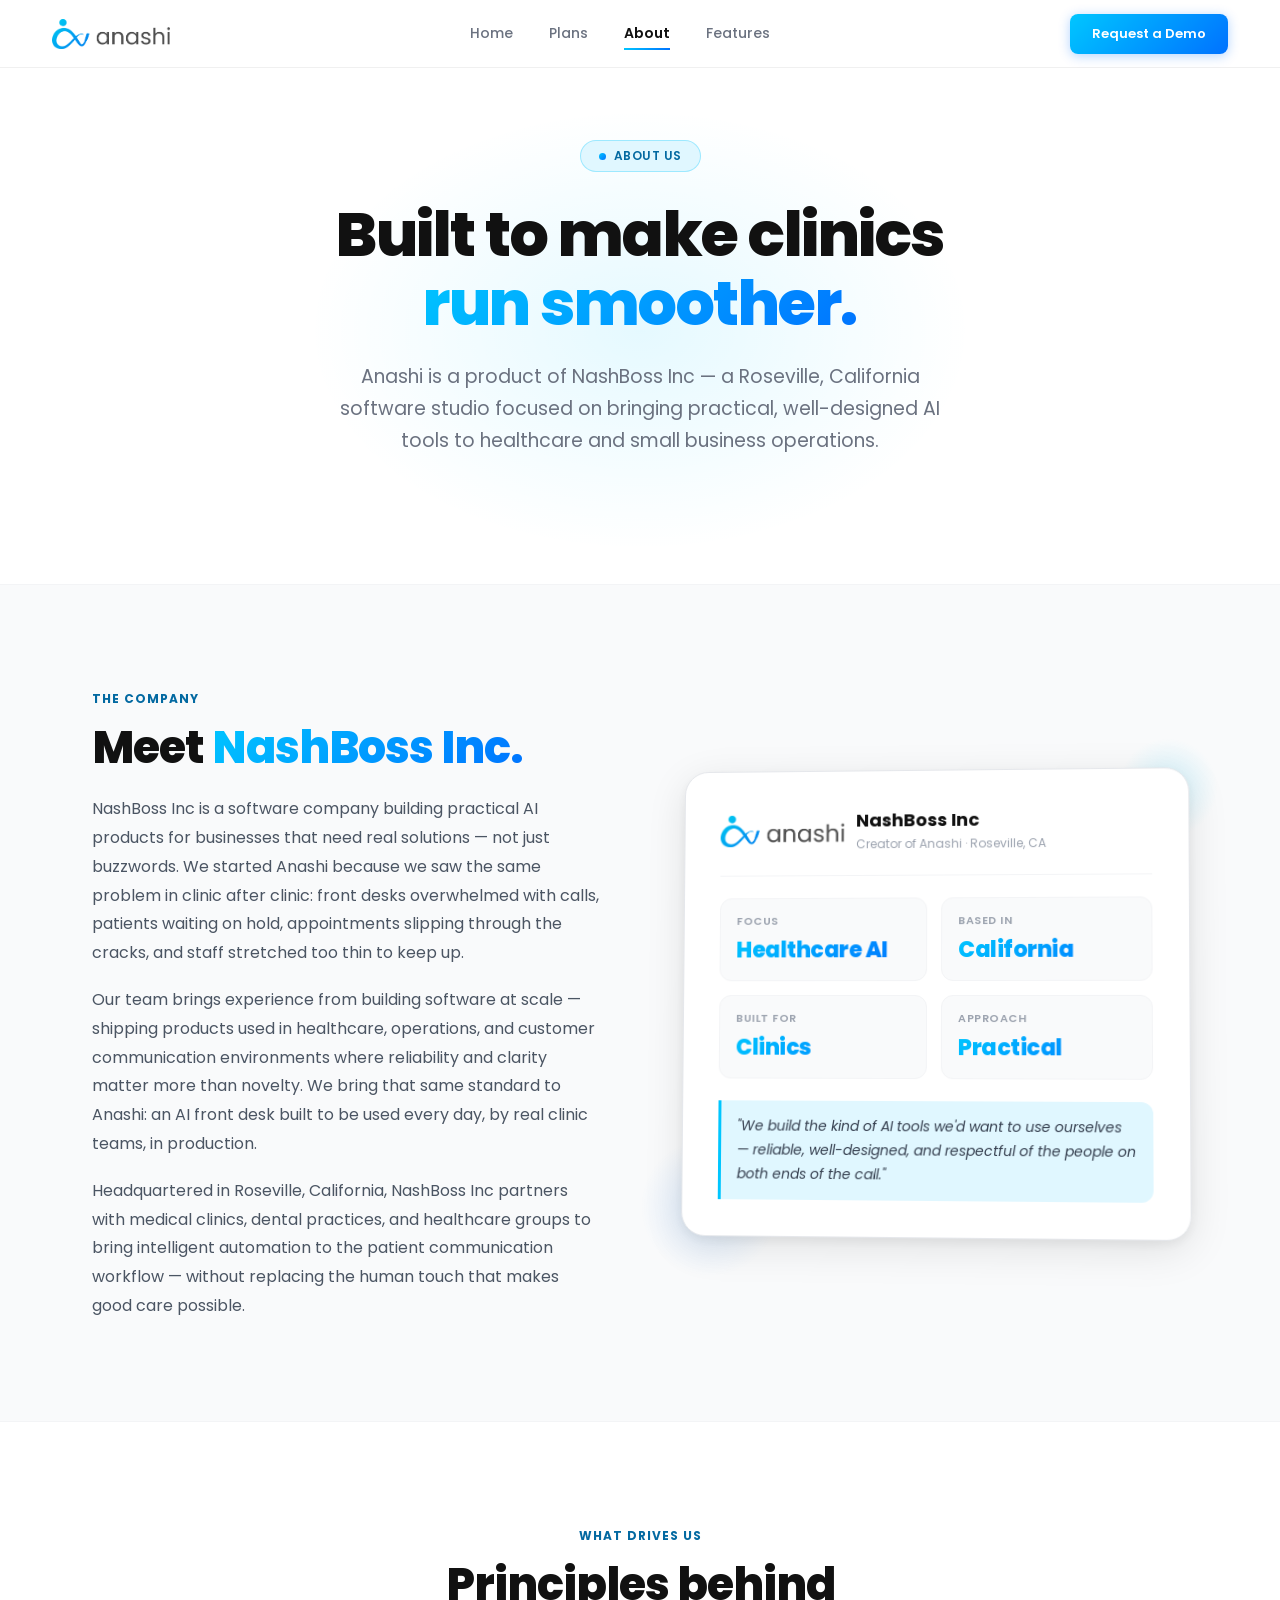
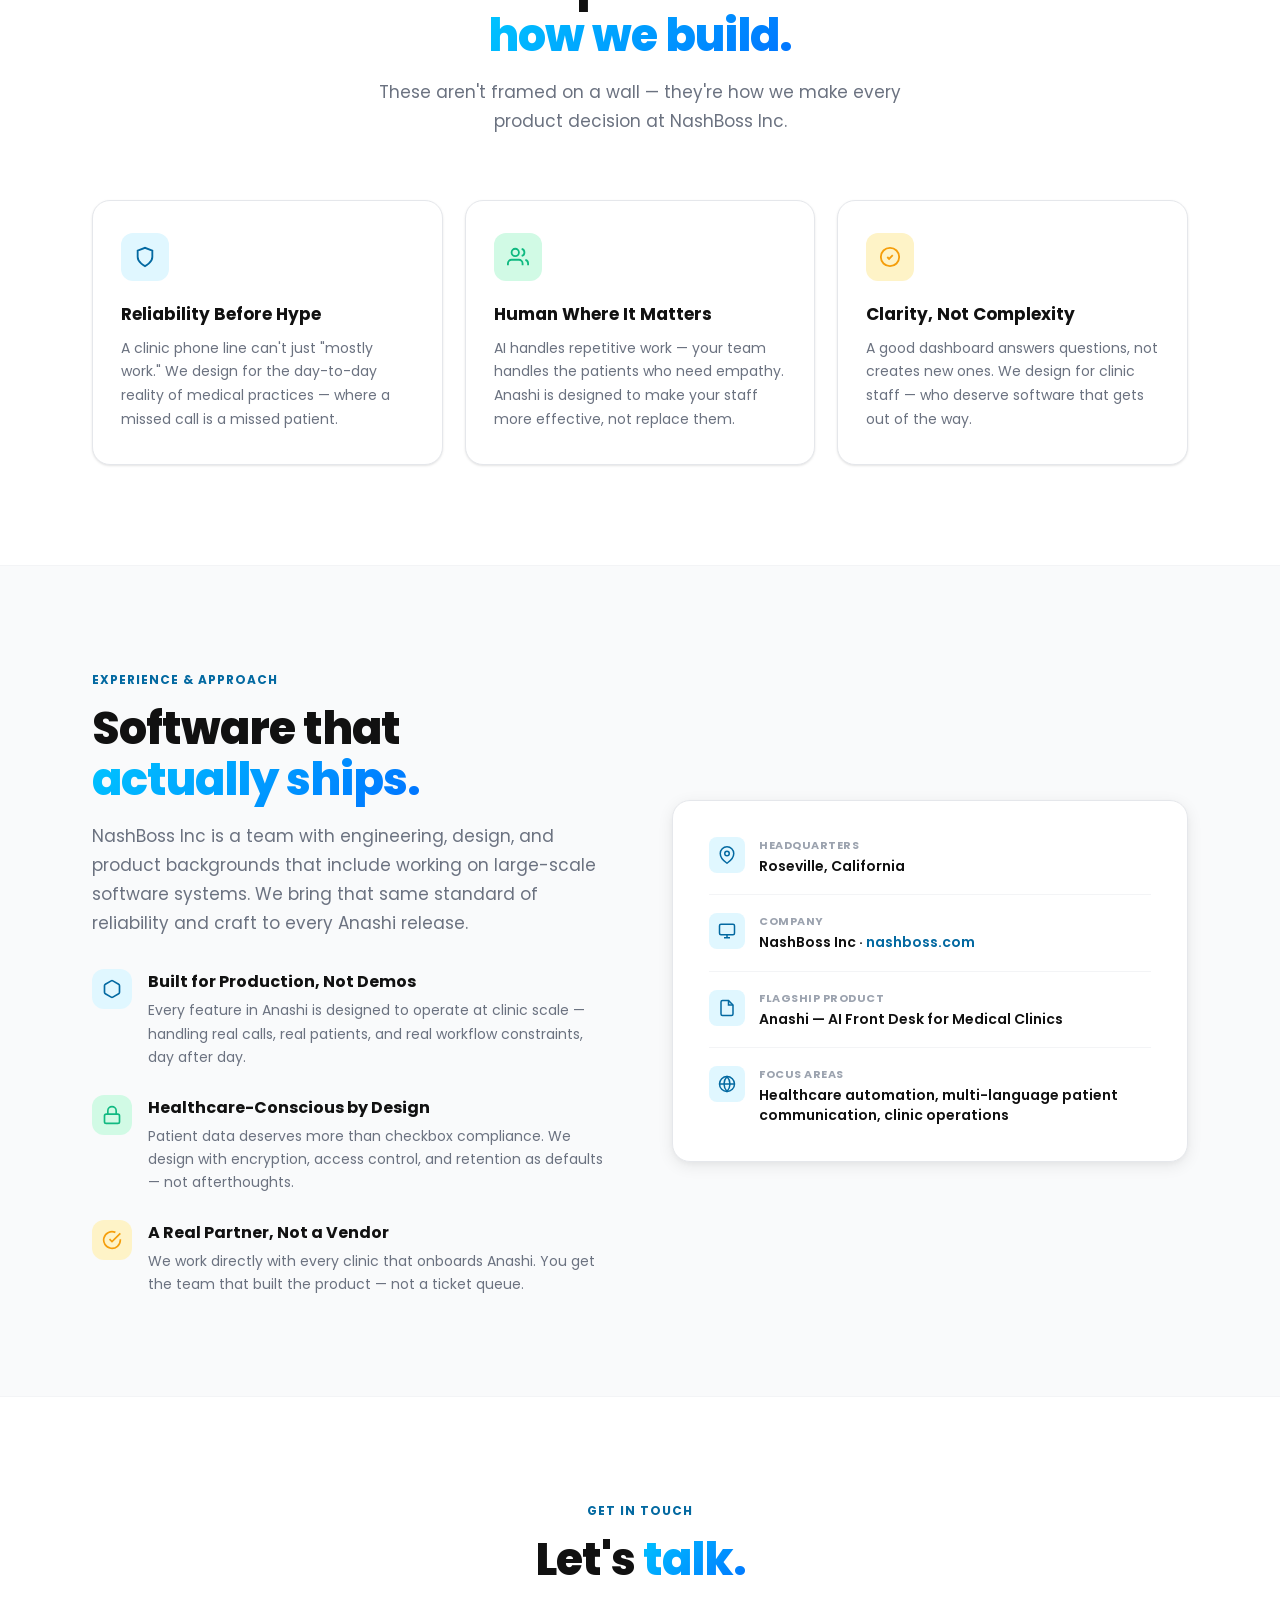
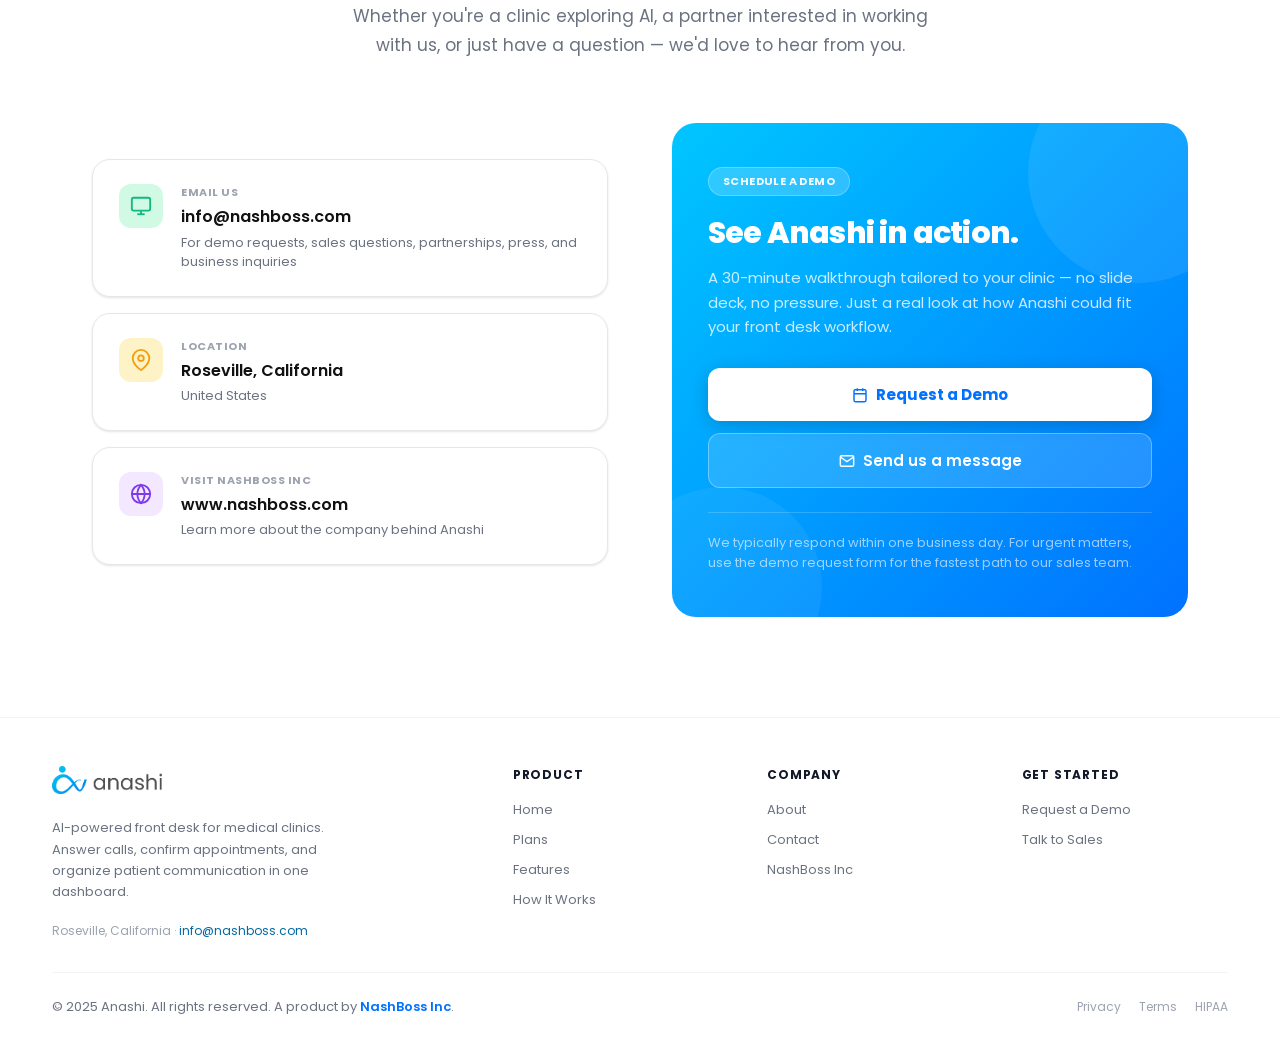
<file: about.html>
<!DOCTYPE html>
<html lang="en">
<head>
<meta charset="UTF-8">
<meta name="viewport" content="width=device-width, initial-scale=1.0">
<title>About — Anashi by NashBoss Inc</title>
<meta name="description" content="Anashi is built by NashBoss Inc — a Roseville, California software studio focused on bringing practical AI tools to healthcare and small business.">
<link rel="icon" type="image/png" href="anashi-favicon.png">
<link rel="preconnect" href="https://fonts.googleapis.com">
<link rel="preconnect" href="https://fonts.gstatic.com" crossorigin>
<link href="https://fonts.googleapis.com/css2?family=Poppins:wght@300;400;500;600;700;800&display=swap" rel="stylesheet">
<link rel="stylesheet" href="styles.css">
<style>
/* ── HERO ─────────────────────────────────── */
#a-hero {
  padding: 140px 52px 90px;
  max-width: 1200px; margin: 0 auto;
  text-align: center;
  position: relative;
}
#a-hero::before {
  content: ''; position: absolute;
  top: 90px; left: 50%; transform: translateX(-50%);
  width: 720px; height: 480px;
  background: radial-gradient(ellipse, rgba(0,198,255,.1) 0%, transparent 65%);
  border-radius: 50%; z-index: -1; pointer-events: none;
}
.a-hero-badge {
  display: inline-flex; align-items: center; gap: 8px;
  padding: 6px 18px; border-radius: 100px;
  background: var(--teal-bg); border: 1px solid rgba(0,198,255,.3);
  font-size: 12px; font-weight: 600; color: var(--teal);
  text-transform: uppercase; letter-spacing: .5px;
  margin-bottom: 28px;
}
.badge-dot { width: 7px; height: 7px; border-radius: 50%; background: var(--grad); animation: pulse 2s infinite; }
@keyframes pulse { 0%,100%{transform:scale(1);opacity:1} 50%{transform:scale(.8);opacity:.5} }
h1.a-hero-h {
  font-size: clamp(38px, 5vw, 62px); font-weight: 800;
  letter-spacing: -1.5px; line-height: 1.12; margin-bottom: 22px;
}
.a-hero-sub {
  font-size: 19px; line-height: 1.7;
  color: var(--g500); max-width: 620px;
  margin: 0 auto 36px;
}

/* ── COMPANY STORY ────────────────────────── */
#story-sec {
  padding: 100px 0;
  background: var(--g50);
  border-top: 1px solid var(--g100);
  border-bottom: 1px solid var(--g100);
}
.story-layout {
  display: grid; grid-template-columns: 1fr 1fr;
  gap: 80px; align-items: center;
}
.story-text .sec-h { margin-bottom: 22px; }
.story-text p {
  font-size: 16px; line-height: 1.8;
  color: var(--g600); margin-bottom: 18px;
}
.story-text p:last-child { margin-bottom: 0; }
.story-visual {
  position: relative;
  display: flex; align-items: center; justify-content: center;
}
.story-card {
  background: var(--white);
  border: 1px solid var(--g200);
  border-radius: var(--r4);
  padding: 36px;
  box-shadow: var(--s3);
  width: 100%;
  transform: perspective(1200px) rotateY(-3deg) rotateX(2deg);
  transition: transform .8s cubic-bezier(.16,1,.3,1);
}
.story-card:hover { transform: perspective(1200px) rotateY(0) rotateX(0); }
.sc-logo-row {
  display: flex; align-items: center; gap: 12px;
  padding-bottom: 22px; margin-bottom: 22px;
  border-bottom: 1px solid var(--g100);
}
.sc-logo-row img { height: 32px; max-width: 150px; }
.sc-brand-name { font-size: 18px; font-weight: 700; color: var(--text); }
.sc-brand-sub { font-size: 12px; color: var(--g400); margin-top: 2px; }
.sc-stats { display: grid; grid-template-columns: 1fr 1fr; gap: 14px; margin-bottom: 22px; }
.sc-stat {
  background: var(--g50);
  border: 1px solid var(--g100);
  border-radius: var(--r2);
  padding: 14px 16px;
}
.sc-stat-l {
  font-size: 11px; font-weight: 600;
  text-transform: uppercase; letter-spacing: .5px;
  color: var(--g400); margin-bottom: 4px;
}
.sc-stat-v {
  font-size: 22px; font-weight: 800;
  letter-spacing: -.5px;
  background: var(--grad);
  -webkit-background-clip: text;
  -webkit-text-fill-color: transparent;
  background-clip: text;
}
.sc-quote {
  font-size: 14px; line-height: 1.7;
  color: var(--g700);
  font-style: italic;
  padding: 14px 16px;
  background: var(--teal-bg);
  border-left: 3px solid var(--cyan);
  border-radius: 0 var(--r2) var(--r2) 0;
}
.story-visual::before {
  content: ''; position: absolute;
  top: -30px; right: -30px;
  width: 100px; height: 100px; border-radius: 50%;
  background: radial-gradient(circle, rgba(0,198,255,.15) 0%, transparent 70%);
  z-index: -1;
}
.story-visual::after {
  content: ''; position: absolute;
  bottom: -40px; left: -40px;
  width: 140px; height: 140px; border-radius: 50%;
  background: radial-gradient(circle, rgba(0,114,255,.12) 0%, transparent 70%);
  z-index: -1;
}

/* ── VALUES ─────────────────────────────── */
#values { padding: 100px 0; }
.val-grid {
  display: grid; grid-template-columns: repeat(3, 1fr); gap: 22px;
}
.val-card {
  background: var(--white);
  border: 1px solid var(--g200);
  border-radius: var(--r3);
  padding: 32px 28px;
  box-shadow: var(--s1);
  transition: transform .35s cubic-bezier(.16,1,.3,1), box-shadow .35s cubic-bezier(.16,1,.3,1);
  position: relative; overflow: hidden;
}
.val-card::before {
  content: ''; position: absolute;
  top: 0; left: 0; right: 0; height: 3px;
  background: var(--grad);
  transform: scaleX(0); transform-origin: left;
  transition: transform .4s cubic-bezier(.16,1,.3,1);
}
.val-card:hover {
  transform: translateY(-8px);
  box-shadow: var(--s3);
}
.val-card:hover::before { transform: scaleX(1); }
.val-ico {
  width: 48px; height: 48px; border-radius: var(--r2);
  display: flex; align-items: center; justify-content: center;
  margin-bottom: 20px;
  transition: transform .35s;
}
.val-card:hover .val-ico { transform: scale(1.1) rotate(-5deg); }
.val-title {
  font-size: 17px; font-weight: 700;
  color: var(--text); margin-bottom: 10px;
}
.val-desc {
  font-size: 14px; line-height: 1.7; color: var(--g500);
}

/* ── EXPERIENCE / TRUST ─────────────────── */
#trust {
  padding: 100px 0;
  background: var(--g50);
  border-top: 1px solid var(--g100);
  border-bottom: 1px solid var(--g100);
}
.trust-layout {
  display: grid; grid-template-columns: 1fr 1fr;
  gap: 64px; align-items: center;
}
.trust-points {
  display: flex; flex-direction: column; gap: 26px;
  margin-top: 32px;
}
.trust-point { display: flex; gap: 16px; align-items: flex-start; }
.trust-point-ico {
  width: 40px; height: 40px; border-radius: var(--r2);
  flex-shrink: 0;
  display: flex; align-items: center; justify-content: center;
}
.trust-point-title {
  font-size: 16px; font-weight: 700;
  color: var(--text); margin-bottom: 5px;
}
.trust-point-desc {
  font-size: 14px; line-height: 1.65; color: var(--g500);
}
.trust-meta-card {
  background: var(--white);
  border: 1px solid var(--g200);
  border-radius: var(--r3);
  padding: 36px;
  box-shadow: var(--s2);
}
.tmc-row {
  display: flex; align-items: flex-start;
  gap: 14px; padding: 18px 0;
  border-bottom: 1px solid var(--g100);
}
.tmc-row:first-of-type { padding-top: 0; }
.tmc-row:last-of-type { border-bottom: none; padding-bottom: 0; }
.tmc-row-ico {
  width: 36px; height: 36px; border-radius: var(--r1);
  background: var(--teal-bg);
  display: flex; align-items: center; justify-content: center;
  flex-shrink: 0;
}
.tmc-row-l {
  font-size: 11px; font-weight: 700;
  text-transform: uppercase; letter-spacing: .5px;
  color: var(--g400); margin-bottom: 3px;
}
.tmc-row-v {
  font-size: 14px; font-weight: 600;
  color: var(--text); line-height: 1.4;
}
.tmc-row-v a { color: var(--teal); text-decoration: none; }
.tmc-row-v a:hover { text-decoration: underline; }

/* ── CONTACT ─────────────────────────────── */
#contact { padding: 100px 0; }
.contact-layout {
  display: grid; grid-template-columns: 1fr 1fr;
  gap: 64px; align-items: stretch;
}
.contact-left {
  display: flex; flex-direction: column;
}
.contact-cards {
  display: flex; flex-direction: column;
  gap: 16px; margin-top: 36px;
}
.contact-card {
  background: var(--white);
  border: 1px solid var(--g200);
  border-radius: var(--r3);
  padding: 24px 26px;
  box-shadow: var(--s1);
  display: flex; gap: 18px; align-items: flex-start;
  transition: transform .3s, box-shadow .3s, border-color .3s;
}
.contact-card:hover {
  transform: translateX(6px);
  box-shadow: var(--s3);
  border-color: var(--cyan);
}
.cc-ico {
  width: 44px; height: 44px; border-radius: var(--r2);
  display: flex; align-items: center; justify-content: center;
  flex-shrink: 0;
}
.cc-label {
  font-size: 11px; font-weight: 700;
  text-transform: uppercase; letter-spacing: .5px;
  color: var(--g400); margin-bottom: 5px;
}
.cc-value {
  font-size: 16px; font-weight: 600;
  color: var(--text); line-height: 1.4;
}
.cc-value a {
  color: var(--text); text-decoration: none;
  transition: color .2s;
}
.cc-value a:hover { color: var(--teal); }
.cc-sub {
  font-size: 13px; color: var(--g500);
  margin-top: 4px; line-height: 1.5;
}

.contact-cta-box {
  background: var(--grad);
  border-radius: var(--r4);
  padding: 44px 36px;
  color: var(--white);
  display: flex; flex-direction: column; justify-content: center;
  position: relative; overflow: hidden;
}
.contact-cta-box::before {
  content: ''; position: absolute;
  top: -60px; right: -60px;
  width: 220px; height: 220px;
  border-radius: 50%; background: rgba(255,255,255,.08);
}
.contact-cta-box::after {
  content: ''; position: absolute;
  bottom: -70px; left: -50px;
  width: 200px; height: 200px;
  border-radius: 50%; background: rgba(255,255,255,.06);
}
.cct-ey {
  display: inline-flex; align-items: center; gap: 7px;
  padding: 5px 14px; border-radius: 100px;
  background: rgba(255,255,255,.18);
  border: 1px solid rgba(255,255,255,.25);
  font-size: 11px; font-weight: 700; letter-spacing: .4px;
  text-transform: uppercase; color: rgba(255,255,255,.95);
  margin-bottom: 20px; align-self: flex-start;
  position: relative; z-index: 2;
}
.cct-h {
  font-size: 30px; font-weight: 800;
  letter-spacing: -.8px; line-height: 1.18;
  margin-bottom: 14px; position: relative; z-index: 2;
}
.cct-sub {
  font-size: 15px; line-height: 1.65;
  color: rgba(255,255,255,.78);
  margin-bottom: 28px; position: relative; z-index: 2;
}
.cct-btns {
  display: flex; flex-direction: column; gap: 12px;
  position: relative; z-index: 2;
}
.cct-btn-a {
  display: inline-flex; align-items: center; justify-content: center; gap: 8px;
  padding: 15px 28px; font-size: 15px; font-weight: 700;
  color: var(--blue); background: var(--white);
  border: none; border-radius: var(--r2);
  cursor: pointer; font-family: 'Poppins', sans-serif;
  box-shadow: 0 4px 18px rgba(0,0,0,.18);
  transition: transform .2s; text-decoration: none;
}
.cct-btn-a:hover { transform: translateY(-2px); }
.cct-btn-b {
  display: inline-flex; align-items: center; justify-content: center; gap: 8px;
  padding: 15px 28px; font-size: 15px; font-weight: 600;
  color: var(--white); background: rgba(255,255,255,.14);
  border: 1.5px solid rgba(255,255,255,.32);
  border-radius: var(--r2);
  cursor: pointer; font-family: 'Poppins', sans-serif;
  transition: background .2s; text-decoration: none;
}
.cct-btn-b:hover { background: rgba(255,255,255,.24); }
.cct-meta {
  font-size: 13px; color: rgba(255,255,255,.6);
  margin-top: 24px; padding-top: 20px;
  border-top: 1px solid rgba(255,255,255,.18);
  position: relative; z-index: 2;
}

/* ── RESPONSIVE ────────────────────────────── */
@media (max-width: 960px) {
  #a-hero { padding: 110px 24px 60px; }
  .story-layout { grid-template-columns: 1fr; gap: 48px; }
  .val-grid { grid-template-columns: 1fr; }
  .trust-layout { grid-template-columns: 1fr; gap: 40px; }
  .contact-layout { grid-template-columns: 1fr; gap: 36px; }
  #story-sec, #values, #trust, #contact { padding: 70px 0; }
}
</style>
</head>
<body>

<div class="scroll-progress" id="scrollProgress"></div>


<!-- NAV -->
<nav id="nav">
  <a href="index.html" class="nav-logo"><img src="anashi-logo.png" alt="Anashi"></a>
  <div class="nav-links">
    <a href="index.html">Home</a>
    <a href="pricing.html">Plans</a>
    <a href="about.html" class="active">About</a>
    <a href="index.html#features">Features</a>
  </div>
  <div class="nav-ctas">
    <a href="https://www.nashboss.com/anashi-fomrs" target="_blank" rel="noopener" class="btn-nav-primary">Request a Demo</a>
    <button class="mobile-menu-btn" id="mobileMenuBtn" aria-label="Open menu">
      <svg width="22" height="22" viewBox="0 0 24 24" fill="none" stroke="currentColor" stroke-width="2.2"><line x1="3" y1="6" x2="21" y2="6"/><line x1="3" y1="12" x2="21" y2="12"/><line x1="3" y1="18" x2="21" y2="18"/></svg>
    </button>
  </div>
</nav>
<div class="mobile-menu" id="mobileMenu">
  <a href="index.html">Home</a>
  <a href="pricing.html">Plans</a>
  <a href="about.html">About</a>
  <a href="index.html#features">Features</a>
  <a href="https://www.nashboss.com/anashi-fomrs" target="_blank" rel="noopener" class="btn-nav-primary">Request a Demo</a>
</div>

<!-- HERO -->
<section id="a-hero">
  <div class="a-hero-badge"><div class="badge-dot"></div>About Us</div>
  <h1 class="a-hero-h">Built to make clinics<br><span class="grad-text">run smoother.</span></h1>
  <p class="a-hero-sub">Anashi is a product of NashBoss Inc — a Roseville, California software studio focused on bringing practical, well-designed AI tools to healthcare and small business operations.</p>
</section>

<!-- STORY -->
<section id="story-sec">
  <div class="sec-wrap">
    <div class="story-layout">
      <div class="story-text">
        <div class="sec-ey reveal-slide-l">The Company</div>
        <h2 class="sec-h reveal-slide-l">Meet <span class="grad-text">NashBoss Inc.</span></h2>
        <p class="reveal-slide-l d1">NashBoss Inc is a software company building practical AI products for businesses that need real solutions — not just buzzwords. We started Anashi because we saw the same problem in clinic after clinic: front desks overwhelmed with calls, patients waiting on hold, appointments slipping through the cracks, and staff stretched too thin to keep up.</p>
        <p class="reveal-slide-l d2">Our team brings experience from building software at scale — shipping products used in healthcare, operations, and customer communication environments where reliability and clarity matter more than novelty. We bring that same standard to Anashi: an AI front desk built to be used every day, by real clinic teams, in production.</p>
        <p class="reveal-slide-l d3">Headquartered in Roseville, California, NashBoss Inc partners with medical clinics, dental practices, and healthcare groups to bring intelligent automation to the patient communication workflow — without replacing the human touch that makes good care possible.</p>
      </div>

      <div class="story-visual reveal-slide-r">
        <div class="story-card">
          <div class="sc-logo-row">
            <img src="anashi-logo.png" alt="Anashi logo">
            <div>
              <div class="sc-brand-name">NashBoss Inc</div>
              <div class="sc-brand-sub">Creator of Anashi · Roseville, CA</div>
            </div>
          </div>
          <div class="sc-stats">
            <div class="sc-stat">
              <div class="sc-stat-l">Focus</div>
              <div class="sc-stat-v">Healthcare AI</div>
            </div>
            <div class="sc-stat">
              <div class="sc-stat-l">Based In</div>
              <div class="sc-stat-v">California</div>
            </div>
            <div class="sc-stat">
              <div class="sc-stat-l">Built For</div>
              <div class="sc-stat-v">Clinics</div>
            </div>
            <div class="sc-stat">
              <div class="sc-stat-l">Approach</div>
              <div class="sc-stat-v">Practical</div>
            </div>
          </div>
          <div class="sc-quote">
            "We build the kind of AI tools we'd want to use ourselves — reliable, well-designed, and respectful of the people on both ends of the call."
          </div>
        </div>
      </div>
    </div>
  </div>
</section>

<!-- VALUES -->
<section id="values">
  <div class="sec-wrap">
    <div class="sec-head ctr reveal">
      <div class="sec-ey">What Drives Us</div>
      <h2 class="sec-h">Principles behind<br><span class="grad-text">how we build.</span></h2>
      <p class="sec-sub">These aren't framed on a wall — they're how we make every product decision at NashBoss Inc.</p>
    </div>
    <div class="val-grid">
      <div class="val-card reveal">
        <div class="val-ico" style="background:var(--teal-bg)">
          <svg width="22" height="22" viewBox="0 0 24 24" fill="none" stroke="var(--teal)" stroke-width="2"><path d="M12 22s8-4 8-10V5l-8-3-8 3v7c0 6 8 10 8 10z"/></svg>
        </div>
        <div class="val-title">Reliability Before Hype</div>
        <div class="val-desc">A clinic phone line can't just "mostly work." We design for the day-to-day reality of medical practices — where a missed call is a missed patient.</div>
      </div>
      <div class="val-card reveal d1">
        <div class="val-ico" style="background:var(--green-bg)">
          <svg width="22" height="22" viewBox="0 0 24 24" fill="none" stroke="var(--green)" stroke-width="2"><path d="M17 21v-2a4 4 0 00-4-4H5a4 4 0 00-4 4v2"/><circle cx="9" cy="7" r="4"/><path d="M23 21v-2a4 4 0 00-3-3.87M16 3.13a4 4 0 010 7.75"/></svg>
        </div>
        <div class="val-title">Human Where It Matters</div>
        <div class="val-desc">AI handles repetitive work — your team handles the patients who need empathy. Anashi is designed to make your staff more effective, not replace them.</div>
      </div>
      <div class="val-card reveal d2">
        <div class="val-ico" style="background:var(--yellow-bg)">
          <svg width="22" height="22" viewBox="0 0 24 24" fill="none" stroke="var(--yellow)" stroke-width="2"><circle cx="12" cy="12" r="10"/><path d="M9 12l2 2 4-4"/></svg>
        </div>
        <div class="val-title">Clarity, Not Complexity</div>
        <div class="val-desc">A good dashboard answers questions, not creates new ones. We design for clinic staff — who deserve software that gets out of the way.</div>
      </div>
    </div>
  </div>
</section>

<!-- TRUST / EXPERIENCE -->
<section id="trust">
  <div class="sec-wrap">
    <div class="trust-layout">
      <div>
        <div class="sec-ey reveal-slide-l">Experience &amp; Approach</div>
        <h2 class="sec-h reveal-slide-l">Software that<br><span class="grad-text">actually ships.</span></h2>
        <p class="sec-sub reveal-slide-l">NashBoss Inc is a team with engineering, design, and product backgrounds that include working on large-scale software systems. We bring that same standard of reliability and craft to every Anashi release.</p>
        <div class="trust-points">
          <div class="trust-point reveal-slide-l d1">
            <div class="trust-point-ico" style="background:var(--teal-bg)">
              <svg width="20" height="20" viewBox="0 0 24 24" fill="none" stroke="var(--teal)" stroke-width="2"><path d="M21 16V8a2 2 0 00-1-1.73l-7-4a2 2 0 00-2 0l-7 4A2 2 0 003 8v8a2 2 0 001 1.73l7 4a2 2 0 002 0l7-4A2 2 0 0021 16z"/></svg>
            </div>
            <div>
              <div class="trust-point-title">Built for Production, Not Demos</div>
              <div class="trust-point-desc">Every feature in Anashi is designed to operate at clinic scale — handling real calls, real patients, and real workflow constraints, day after day.</div>
            </div>
          </div>
          <div class="trust-point reveal-slide-l d2">
            <div class="trust-point-ico" style="background:var(--green-bg)">
              <svg width="20" height="20" viewBox="0 0 24 24" fill="none" stroke="var(--green)" stroke-width="2"><rect x="3" y="11" width="18" height="11" rx="2"/><path d="M7 11V7a5 5 0 0110 0v4"/></svg>
            </div>
            <div>
              <div class="trust-point-title">Healthcare-Conscious by Design</div>
              <div class="trust-point-desc">Patient data deserves more than checkbox compliance. We design with encryption, access control, and retention as defaults — not afterthoughts.</div>
            </div>
          </div>
          <div class="trust-point reveal-slide-l d3">
            <div class="trust-point-ico" style="background:var(--yellow-bg)">
              <svg width="20" height="20" viewBox="0 0 24 24" fill="none" stroke="var(--yellow)" stroke-width="2"><path d="M22 11.08V12a10 10 0 11-5.93-9.14"/><polyline points="22 4 12 14.01 9 11.01"/></svg>
            </div>
            <div>
              <div class="trust-point-title">A Real Partner, Not a Vendor</div>
              <div class="trust-point-desc">We work directly with every clinic that onboards Anashi. You get the team that built the product — not a ticket queue.</div>
            </div>
          </div>
        </div>
      </div>

      <div class="trust-meta-card reveal-slide-r d1">
        <div class="tmc-row">
          <div class="tmc-row-ico">
            <svg width="18" height="18" viewBox="0 0 24 24" fill="none" stroke="var(--teal)" stroke-width="2"><path d="M21 10c0 7-9 13-9 13s-9-6-9-13a9 9 0 0118 0z"/><circle cx="12" cy="10" r="3"/></svg>
          </div>
          <div>
            <div class="tmc-row-l">Headquarters</div>
            <div class="tmc-row-v">Roseville, California</div>
          </div>
        </div>
        <div class="tmc-row">
          <div class="tmc-row-ico">
            <svg width="18" height="18" viewBox="0 0 24 24" fill="none" stroke="var(--teal)" stroke-width="2"><rect x="2" y="3" width="20" height="14" rx="2"/><line x1="8" y1="21" x2="16" y2="21"/><line x1="12" y1="17" x2="12" y2="21"/></svg>
          </div>
          <div>
            <div class="tmc-row-l">Company</div>
            <div class="tmc-row-v">NashBoss Inc &middot; <a href="https://www.nashboss.com" target="_blank" rel="noopener">nashboss.com</a></div>
          </div>
        </div>
        <div class="tmc-row">
          <div class="tmc-row-ico">
            <svg width="18" height="18" viewBox="0 0 24 24" fill="none" stroke="var(--teal)" stroke-width="2"><path d="M14 2H6a2 2 0 00-2 2v16a2 2 0 002 2h12a2 2 0 002-2V8z"/><polyline points="14 2 14 8 20 8"/></svg>
          </div>
          <div>
            <div class="tmc-row-l">Flagship Product</div>
            <div class="tmc-row-v">Anashi — AI Front Desk for Medical Clinics</div>
          </div>
        </div>
        <div class="tmc-row">
          <div class="tmc-row-ico">
            <svg width="18" height="18" viewBox="0 0 24 24" fill="none" stroke="var(--teal)" stroke-width="2"><circle cx="12" cy="12" r="10"/><path d="M2 12h20M12 2a15.3 15.3 0 014 10 15.3 15.3 0 01-4 10 15.3 15.3 0 01-4-10 15.3 15.3 0 014-10z"/></svg>
          </div>
          <div>
            <div class="tmc-row-l">Focus Areas</div>
            <div class="tmc-row-v">Healthcare automation, multi-language patient communication, clinic operations</div>
          </div>
        </div>
      </div>
    </div>
  </div>
</section>

<!-- CONTACT -->
<section id="contact">
  <div class="sec-wrap">
    <div class="sec-head ctr reveal">
      <div class="sec-ey">Get in Touch</div>
      <h2 class="sec-h">Let's <span class="grad-text">talk.</span></h2>
      <p class="sec-sub">Whether you're a clinic exploring AI, a partner interested in working with us, or just have a question — we'd love to hear from you.</p>
    </div>

    <div class="contact-layout">
      <div class="contact-left">
        <div class="contact-cards">
          <div class="contact-card reveal">
            <div class="cc-ico" style="background:var(--green-bg)">
              <svg width="22" height="22" viewBox="0 0 24 24" fill="none" stroke="var(--green)" stroke-width="2"><rect x="2" y="3" width="20" height="14" rx="2"/><line x1="8" y1="21" x2="16" y2="21"/><line x1="12" y1="17" x2="12" y2="21"/></svg>
            </div>
            <div>
              <div class="cc-label">Email Us</div>
              <div class="cc-value"><a href="mailto:info@nashboss.com">info@nashboss.com</a></div>
              <div class="cc-sub">For demo requests, sales questions, partnerships, press, and business inquiries</div>
            </div>
          </div>
          <div class="contact-card reveal d2">
            <div class="cc-ico" style="background:var(--yellow-bg)">
              <svg width="22" height="22" viewBox="0 0 24 24" fill="none" stroke="var(--yellow)" stroke-width="2"><path d="M21 10c0 7-9 13-9 13s-9-6-9-13a9 9 0 0118 0z"/><circle cx="12" cy="10" r="3"/></svg>
            </div>
            <div>
              <div class="cc-label">Location</div>
              <div class="cc-value">Roseville, California</div>
              <div class="cc-sub">United States</div>
            </div>
          </div>
          <div class="contact-card reveal d3">
            <div class="cc-ico" style="background:#f3e8ff">
              <svg width="22" height="22" viewBox="0 0 24 24" fill="none" stroke="#7c3aed" stroke-width="2"><circle cx="12" cy="12" r="10"/><path d="M2 12h20M12 2a15.3 15.3 0 014 10 15.3 15.3 0 01-4 10 15.3 15.3 0 01-4-10 15.3 15.3 0 014-10z"/></svg>
            </div>
            <div>
              <div class="cc-label">Visit NashBoss Inc</div>
              <div class="cc-value"><a href="https://www.nashboss.com" target="_blank" rel="noopener">www.nashboss.com</a></div>
              <div class="cc-sub">Learn more about the company behind Anashi</div>
            </div>
          </div>
        </div>
      </div>

      <div class="contact-cta-box reveal-scale d1">
        <div class="cct-ey">Schedule a Demo</div>
        <h3 class="cct-h">See Anashi in action.</h3>
        <p class="cct-sub">A 30-minute walkthrough tailored to your clinic — no slide deck, no pressure. Just a real look at how Anashi could fit your front desk workflow.</p>
        <div class="cct-btns">
          <a href="https://www.nashboss.com/anashi-fomrs" target="_blank" rel="noopener" class="cct-btn-a">
            <svg width="16" height="16" viewBox="0 0 24 24" fill="none" stroke="currentColor" stroke-width="2.2"><rect x="3" y="4" width="18" height="18" rx="2"/><path d="M16 2v4M8 2v4M3 10h18"/></svg>
            Request a Demo
          </a>
          <a href="mailto:info@nashboss.com" class="cct-btn-b">
            <svg width="16" height="16" viewBox="0 0 24 24" fill="none" stroke="currentColor" stroke-width="2.2"><path d="M4 4h16c1.1 0 2 .9 2 2v12c0 1.1-.9 2-2 2H4c-1.1 0-2-.9-2-2V6c0-1.1.9-2 2-2z"/><polyline points="22,6 12,13 2,6"/></svg>
            Send us a message
          </a>
        </div>
        <div class="cct-meta">
          We typically respond within one business day. For urgent matters, use the demo request form for the fastest path to our sales team.
        </div>
      </div>
    </div>
  </div>
</section>

<!-- FOOTER -->
<footer class="footer-outer">
  <div class="footer-grid">
    <div>
      <a href="index.html" class="foot-brand-logo"><img src="anashi-logo.png" alt="Anashi"></a>
      <p class="foot-brand-desc">AI-powered front desk for medical clinics. Answer calls, confirm appointments, and organize patient communication in one dashboard.</p>
      <div class="foot-brand-meta">Roseville, California &middot; <a href="mailto:info@nashboss.com">info@nashboss.com</a></div>
    </div>
    <div>
      <div class="foot-col-title">Product</div>
      <div class="foot-col-links"><a href="index.html">Home</a><a href="pricing.html">Plans</a><a href="index.html#features">Features</a><a href="index.html#story">How It Works</a></div>
    </div>
    <div>
      <div class="foot-col-title">Company</div>
      <div class="foot-col-links"><a href="about.html">About</a><a href="about.html#contact">Contact</a><a href="https://www.nashboss.com" target="_blank" rel="noopener">NashBoss Inc</a></div>
    </div>
    <div>
      <div class="foot-col-title">Get Started</div>
      <div class="foot-col-links"><a href="https://www.nashboss.com/anashi-fomrs" target="_blank" rel="noopener">Request a Demo</a><a href="about.html#contact">Talk to Sales</a></div>
    </div>
  </div>
  <div class="footer-bottom">
    <div class="foot-copy">© 2025 Anashi. All rights reserved. A product by <a href="https://www.nashboss.com" target="_blank" rel="noopener">NashBoss Inc</a>.</div>
    <div class="foot-bottom-meta"><span>Privacy</span><span>Terms</span><span>HIPAA</span></div>
  </div>
</footer>

<button class="back-top" id="backTop" aria-label="Back to top">
  <svg width="18" height="18" viewBox="0 0 24 24" fill="none" stroke="currentColor" stroke-width="2.5" stroke-linecap="round" stroke-linejoin="round"><polyline points="18 15 12 9 6 15"/></svg>
</button>

<script>
const nav = document.getElementById('nav');
const mobileBtn = document.getElementById('mobileMenuBtn');
const mobileMenu = document.getElementById('mobileMenu');
const scrollProgress = document.getElementById('scrollProgress');
const backTop = document.getElementById('backTop');
let lastScrollY = 0;
window.addEventListener('scroll', () => {
  const y = window.scrollY;
  nav.classList.toggle('scrolled', y > 10);
  const h = document.documentElement.scrollHeight - window.innerHeight;
  if (scrollProgress) scrollProgress.style.width = (h > 0 ? (y / h) * 100 : 0) + '%';
  if (backTop) backTop.classList.toggle('show', y > 700);
  if (y > 360 && y > lastScrollY && !mobileMenu.classList.contains('open')) {
    nav.classList.add('nav-hide');
  } else {
    nav.classList.remove('nav-hide');
  }
  lastScrollY = y;
}, { passive: true });
backTop?.addEventListener('click', () => window.scrollTo({ top: 0, behavior: 'smooth' }));
mobileBtn?.addEventListener('click', () => mobileMenu.classList.toggle('open'));
mobileMenu?.querySelectorAll('a').forEach(a => a.addEventListener('click', () => mobileMenu.classList.remove('open')));

const reveals = document.querySelectorAll('.reveal, .reveal-fade, .reveal-slide-l, .reveal-slide-r, .reveal-rotate, .reveal-scale');
const rio = new IntersectionObserver(entries => {
  entries.forEach(e => { if (e.isIntersecting) { e.target.classList.add('in'); rio.unobserve(e.target); } });
}, { threshold: 0.08, rootMargin: '0px 0px -50px 0px' });
reveals.forEach(el => rio.observe(el));

// Hero load entrance
document.querySelectorAll('#a-hero > *').forEach((el, i) => {
  Object.assign(el.style, { opacity:'0', transform:'translateY(20px)', transition:`opacity .65s ease ${i*.07}s, transform .65s ease ${i*.07}s` });
  requestAnimationFrame(() => requestAnimationFrame(() => { el.style.opacity='1'; el.style.transform='translateY(0)'; }));
});

// Smooth scroll to #contact when arriving with hash
if (location.hash === '#contact') {
  setTimeout(() => {
    document.getElementById('contact')?.scrollIntoView({ behavior: 'smooth', block: 'start' });
  }, 100);
}
</script>
</body>
</html>
</file>
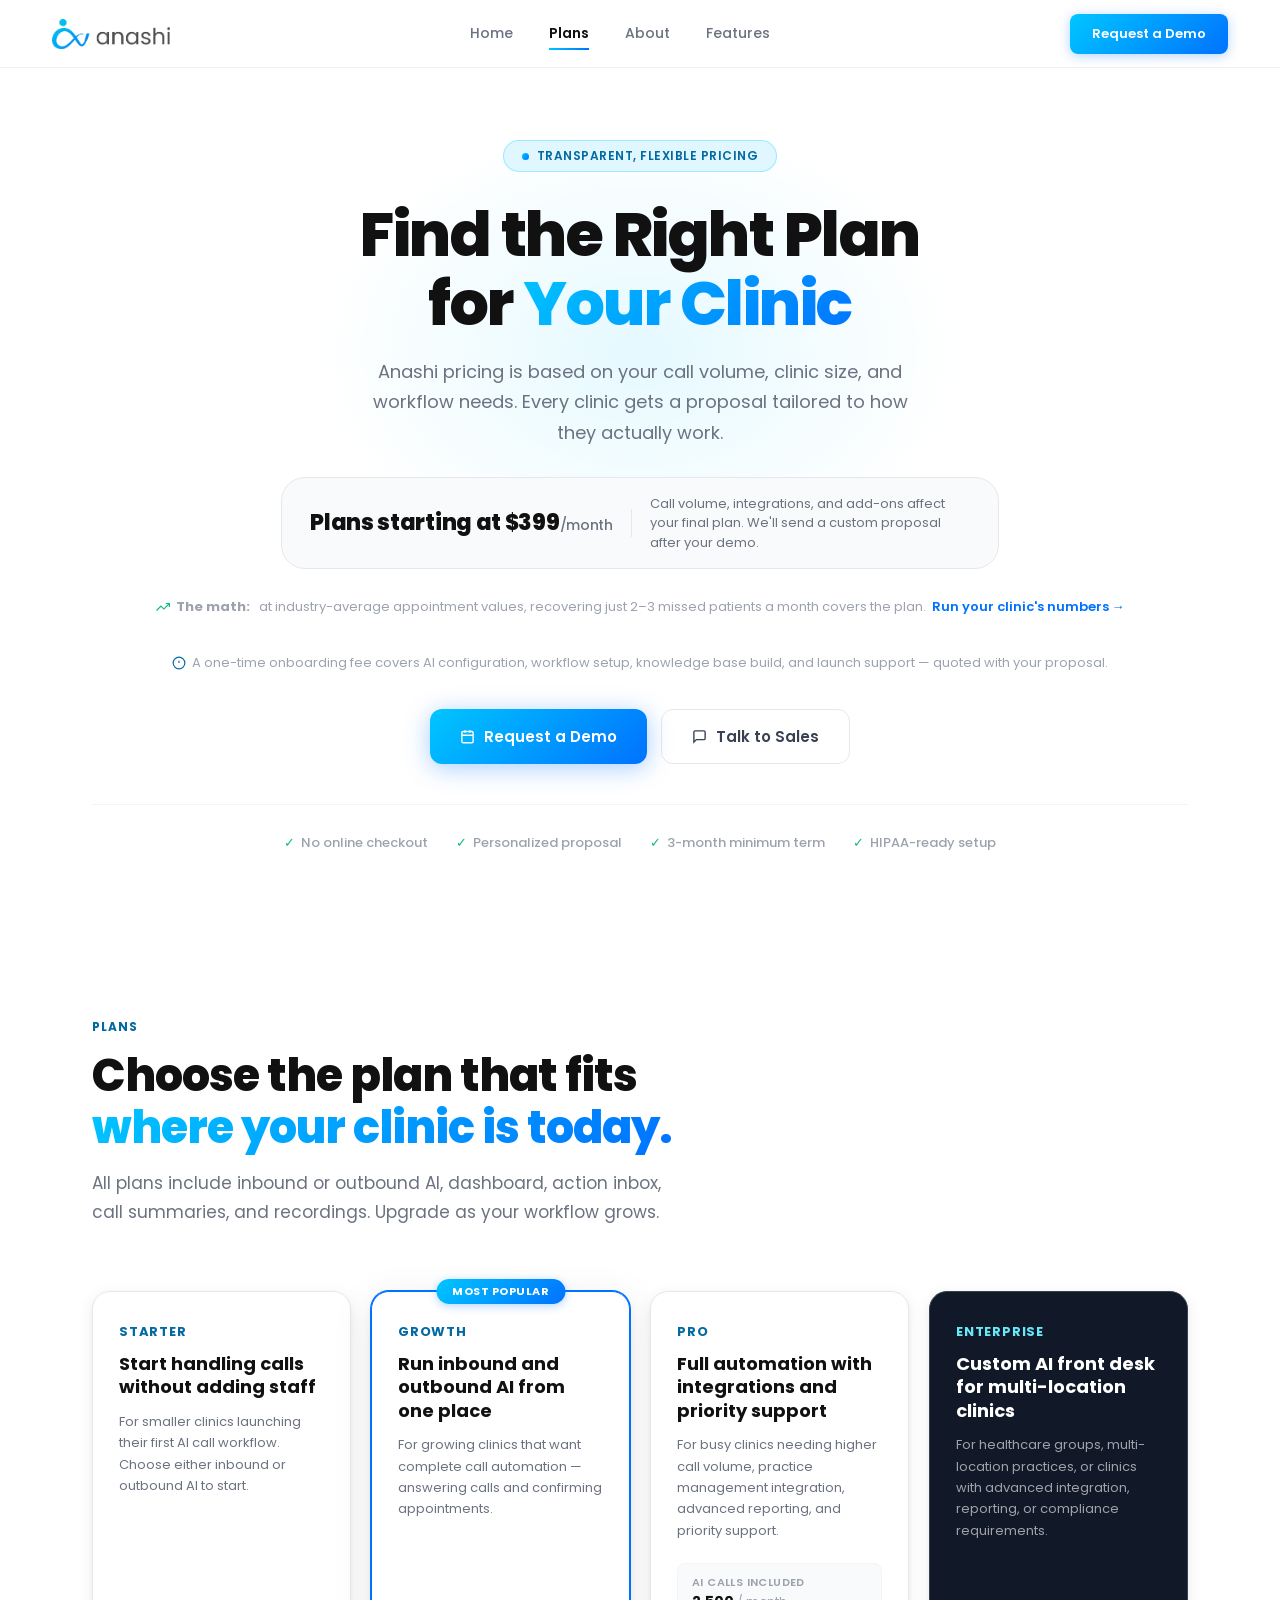
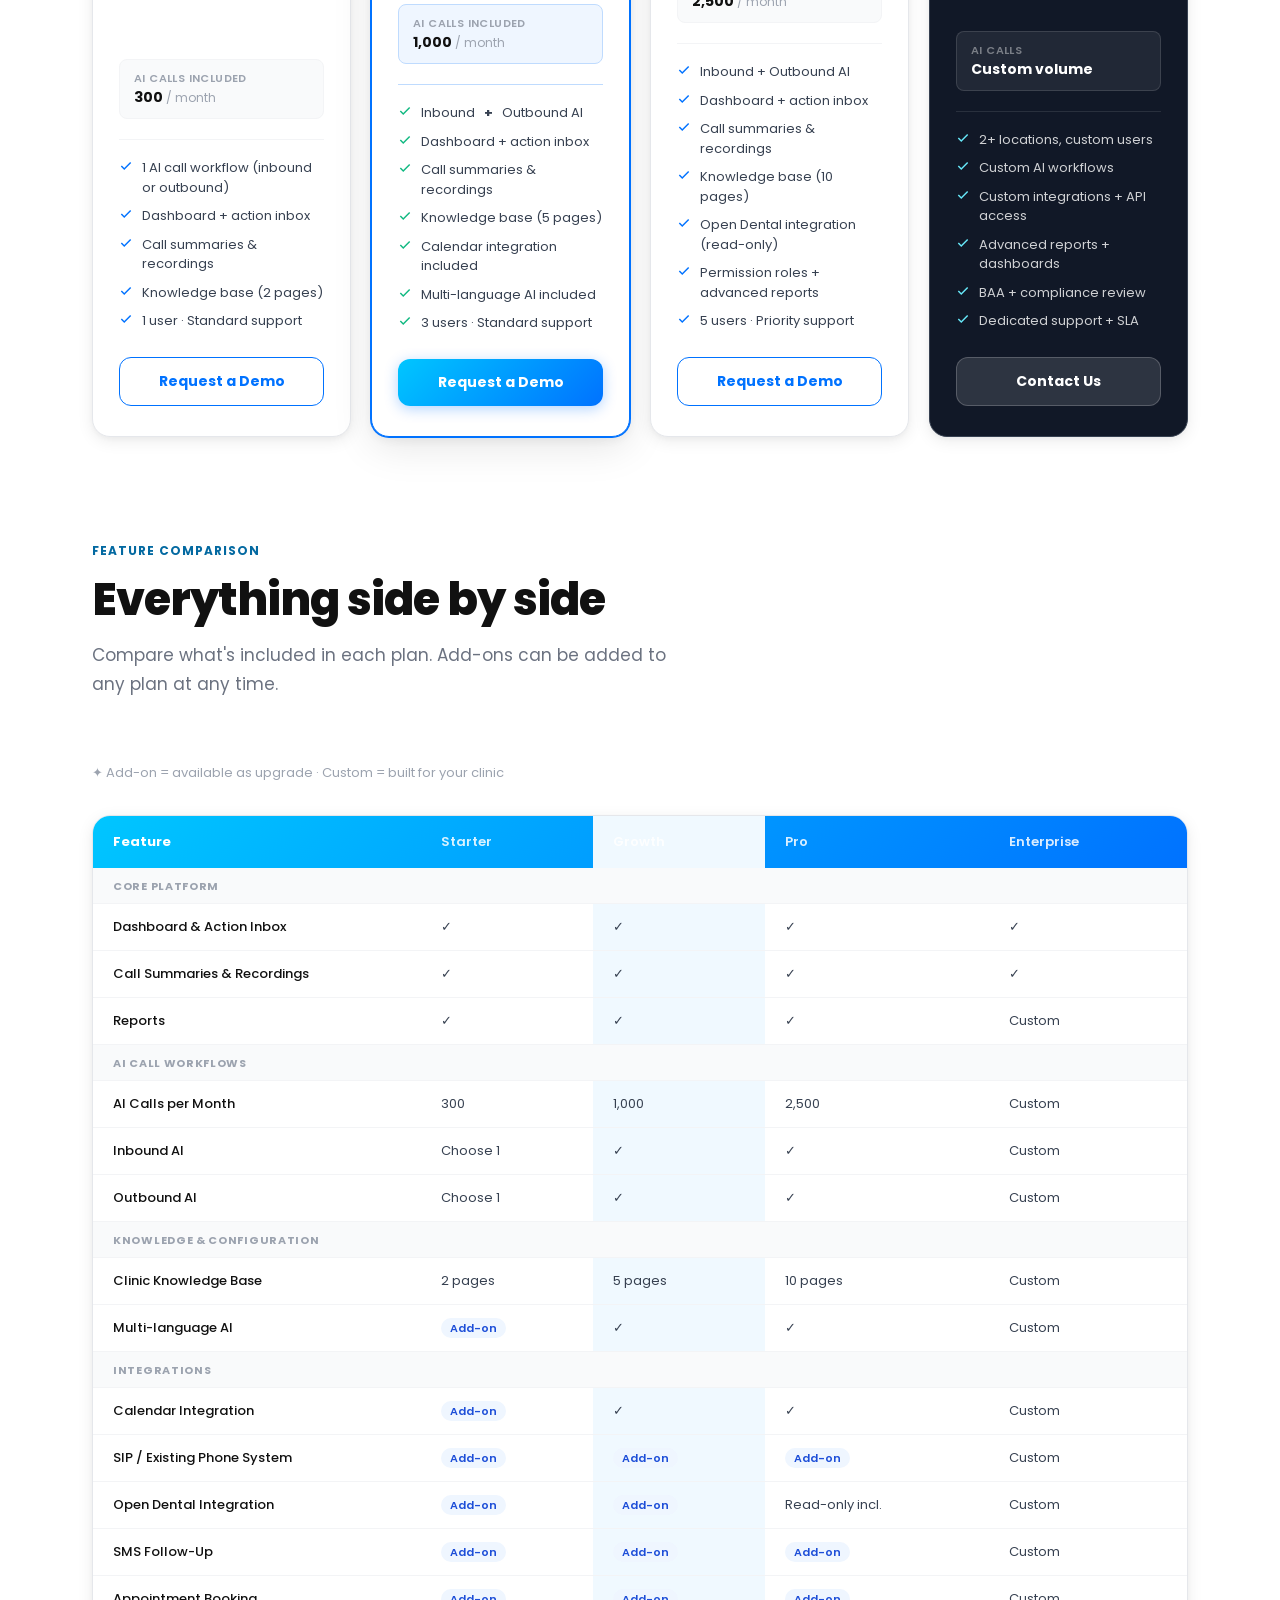
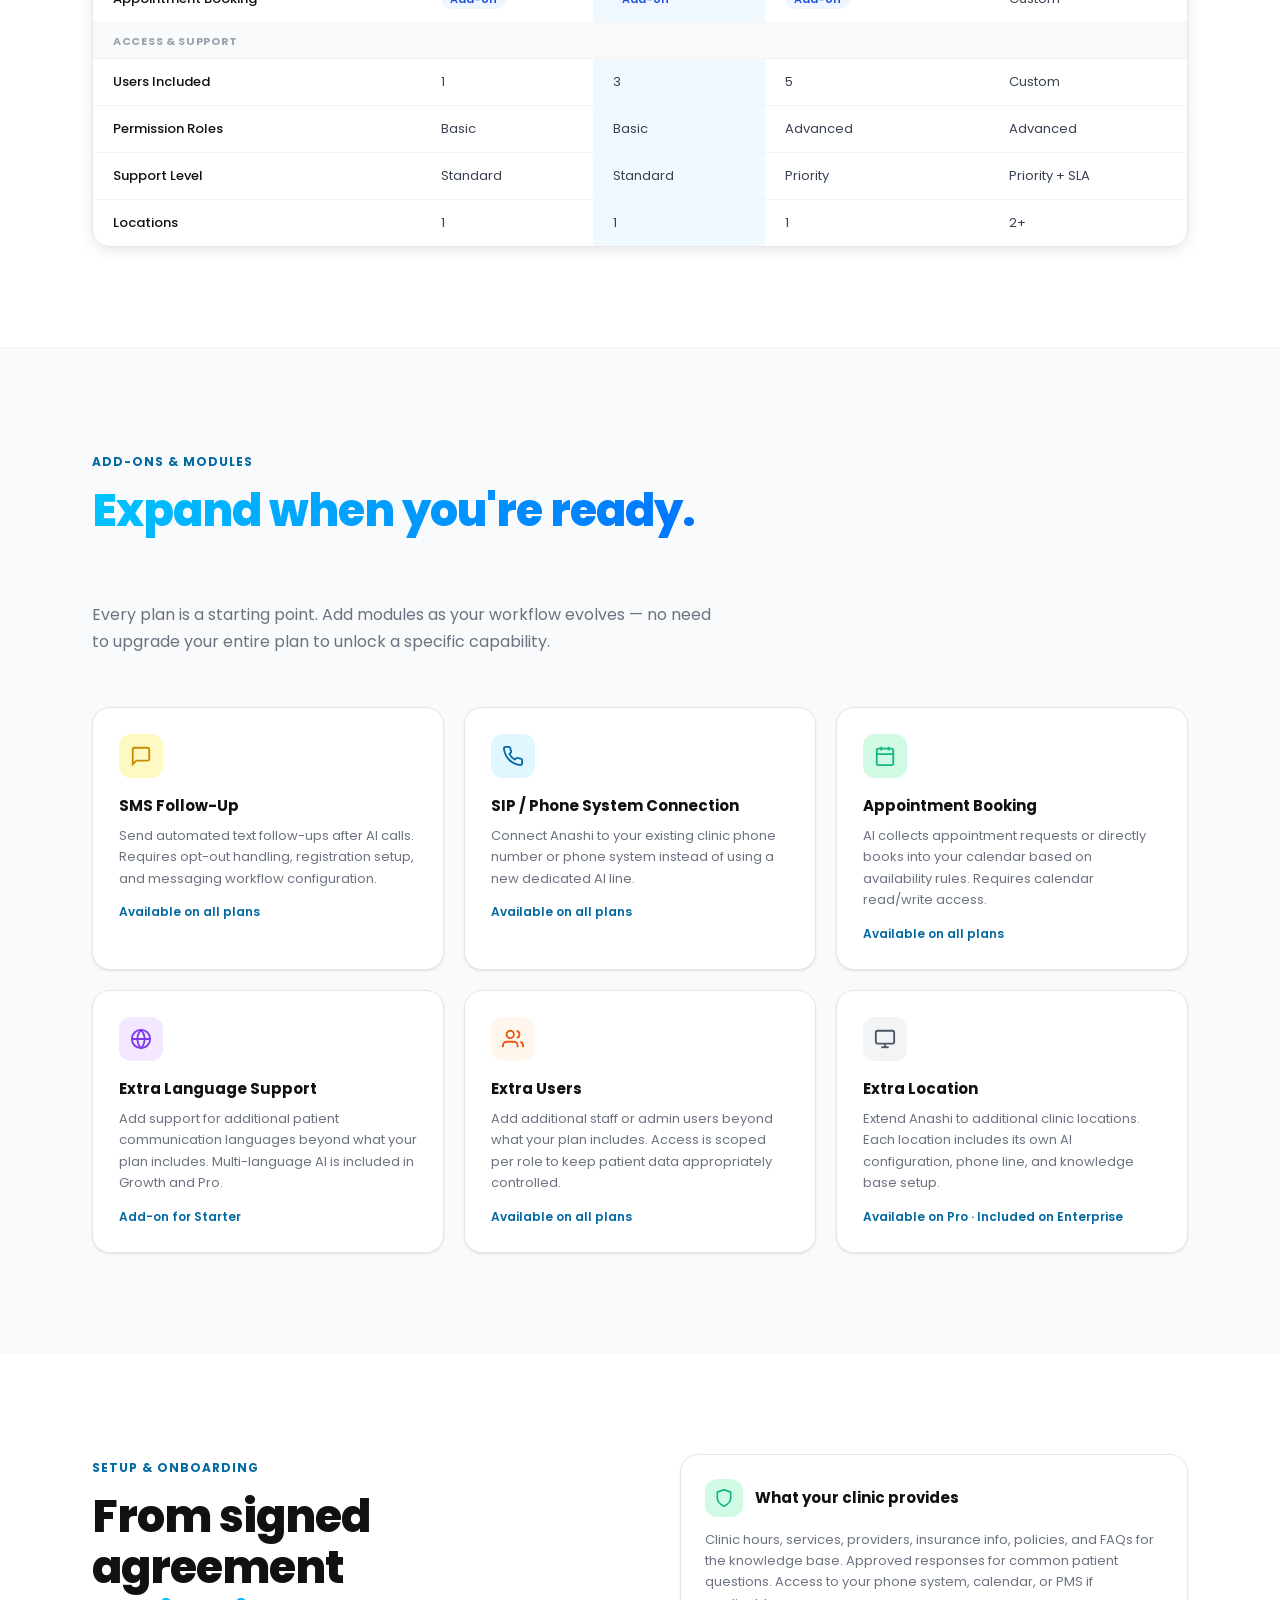
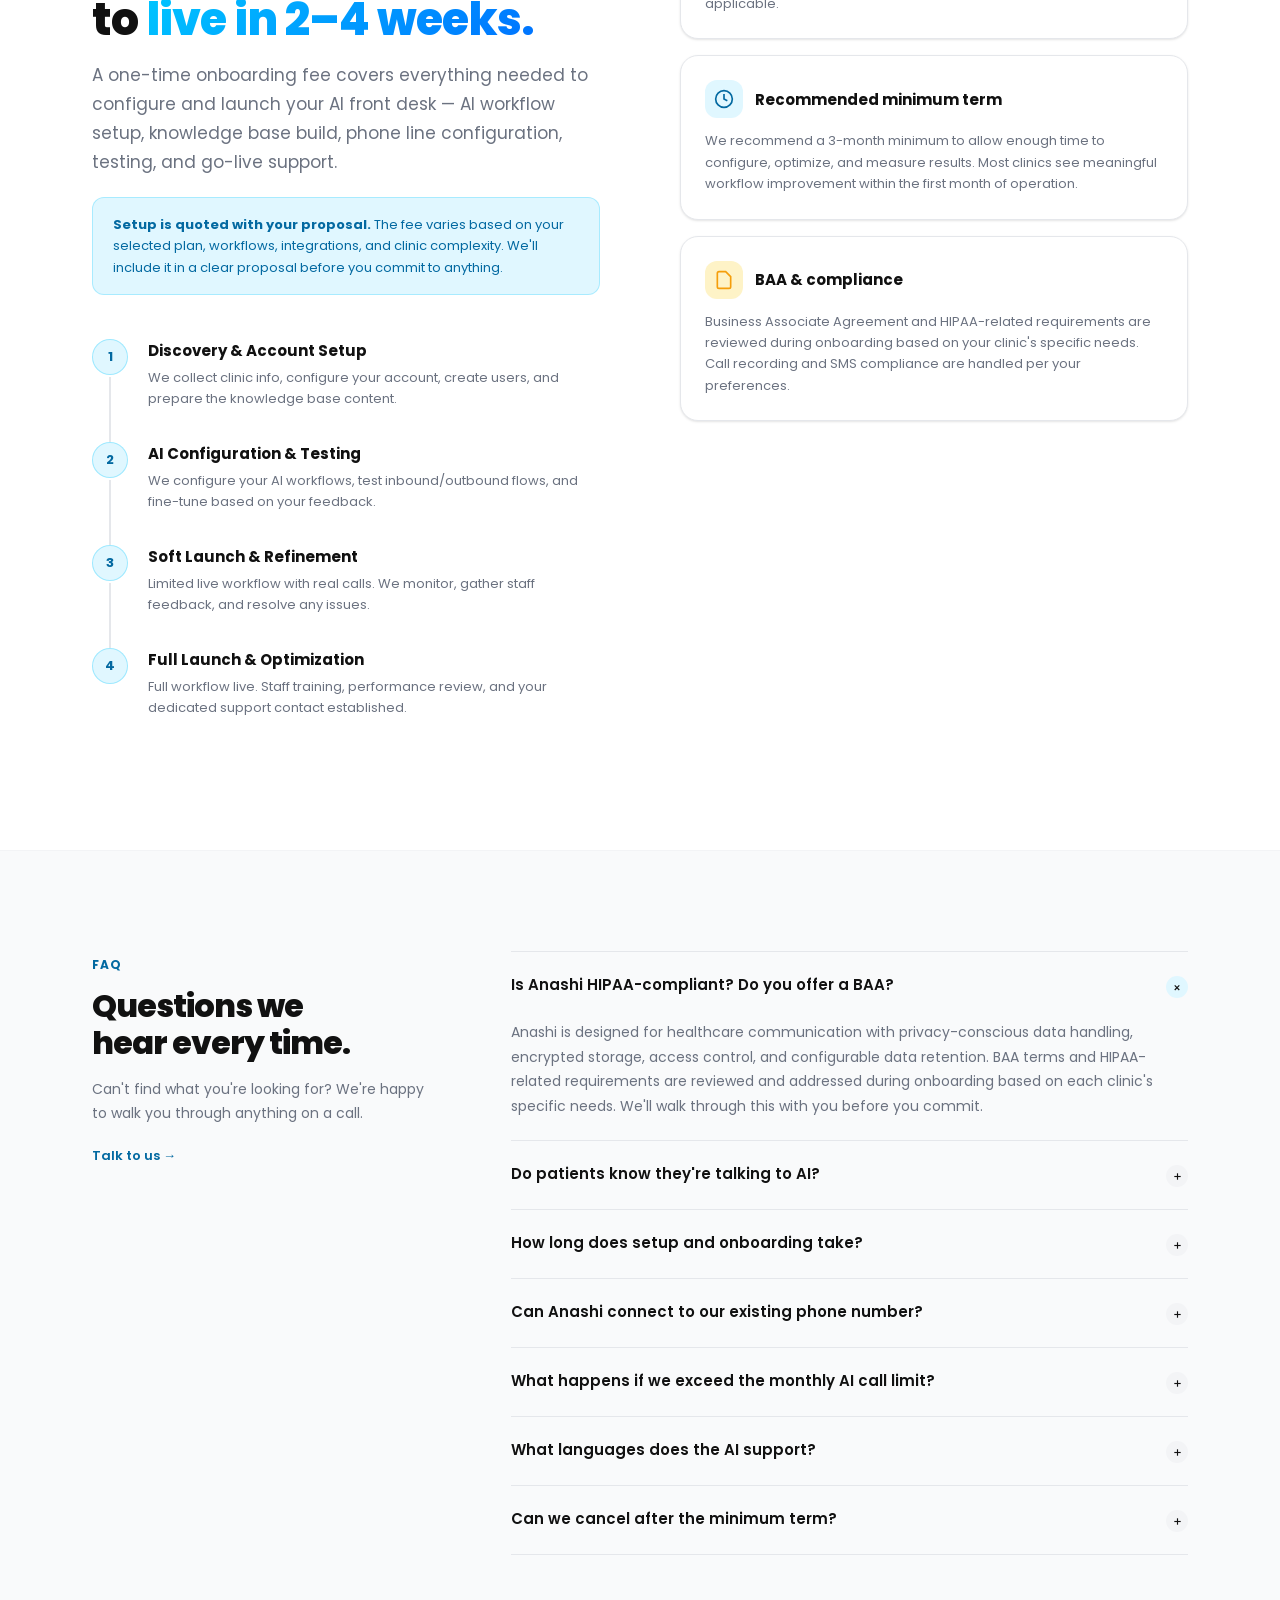
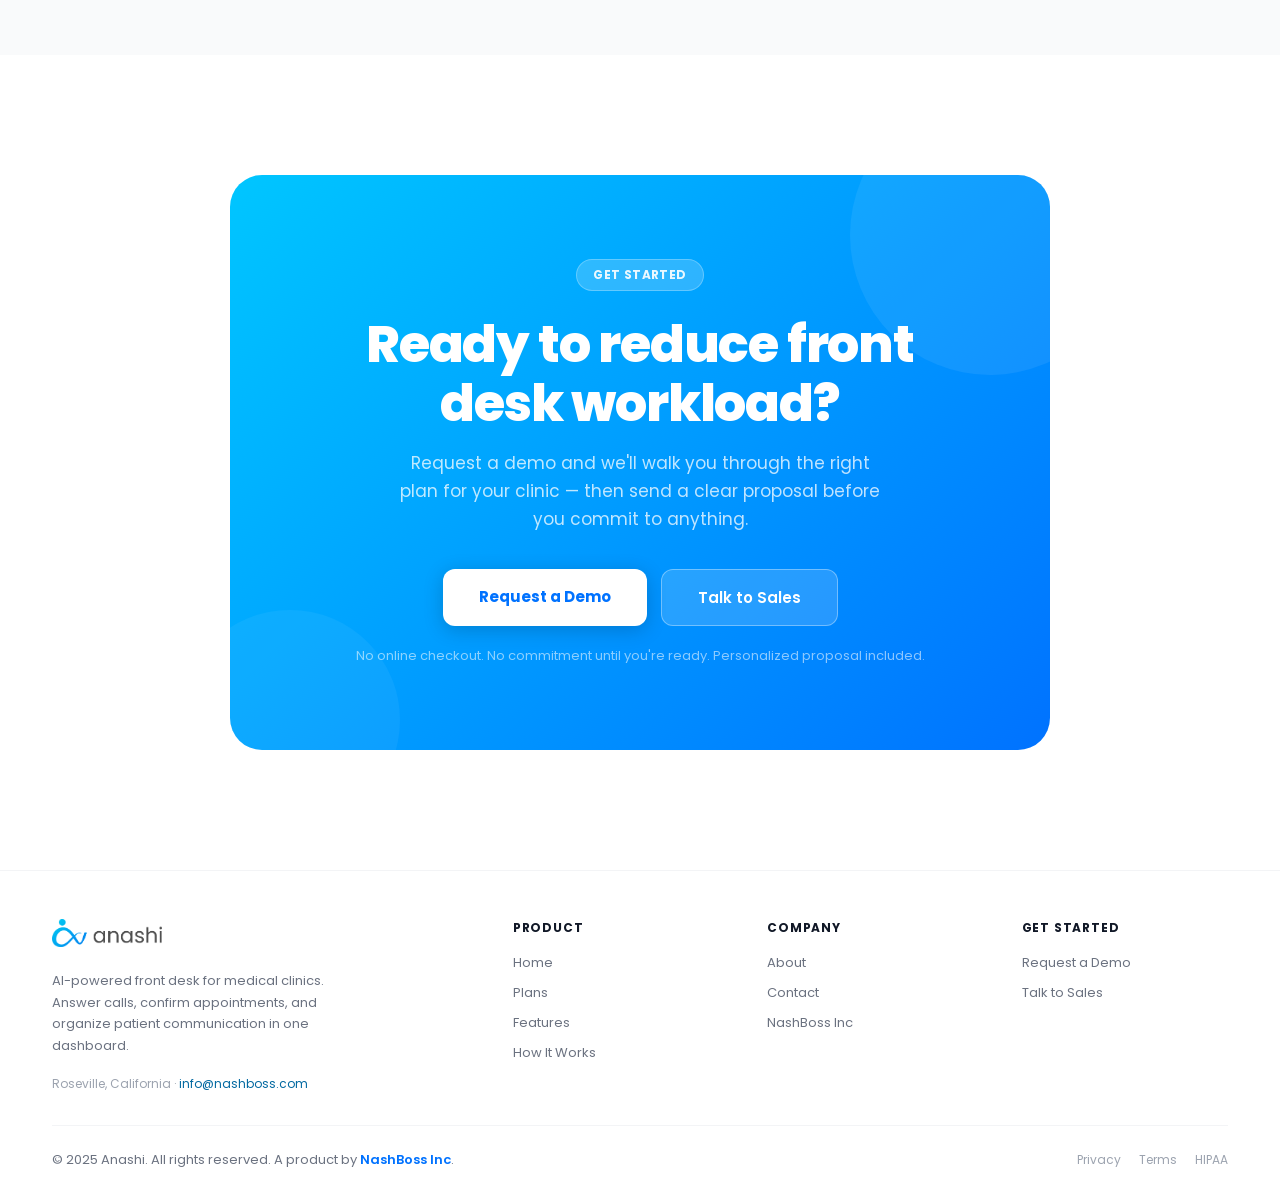
<file: pricing.html>
<!DOCTYPE html>
<html lang="en">
<head>
<meta charset="UTF-8">
<meta name="viewport" content="width=device-width, initial-scale=1.0">
<title>Plans &amp; Pricing — Anashi AI Front Desk | From $399/month</title>
<meta name="description" content="Anashi plans for medical & dental clinics start at $399/month. Transparent, demo-first pricing tailored to your call volume — 2–3 recovered patients a month typically cover the plan.">
<link rel="icon" type="image/png" href="anashi-favicon.png">
<link rel="preconnect" href="https://fonts.googleapis.com">
<link rel="preconnect" href="https://fonts.gstatic.com" crossorigin>
<link href="https://fonts.googleapis.com/css2?family=Poppins:wght@300;400;500;600;700;800&display=swap" rel="stylesheet">
<link rel="stylesheet" href="styles.css">
<style>
/* ── HERO ─────────────────────────────────── */
#p-hero {
  padding: 140px 52px 80px;
  max-width: 1200px; margin: 0 auto;
  text-align: center;
  position: relative;
}
#p-hero::before {
  content: ''; position: absolute;
  top: 100px; left: 50%; transform: translateX(-50%);
  width: 700px; height: 500px;
  background: radial-gradient(ellipse, rgba(0,198,255,.1) 0%, transparent 65%);
  border-radius: 50%; z-index: -1; pointer-events: none;
}
.p-hero-badge {
  display: inline-flex; align-items: center; gap: 8px;
  padding: 6px 18px; border-radius: 100px;
  background: var(--teal-bg); border: 1px solid rgba(0,198,255,.3);
  font-size: 12px; font-weight: 600; color: var(--teal);
  text-transform: uppercase; letter-spacing: .5px;
  margin-bottom: 28px;
}
.badge-dot { width: 7px; height: 7px; border-radius: 50%; background: var(--grad); animation: pulse 2s infinite; }
@keyframes pulse { 0%,100%{transform:scale(1);opacity:1} 50%{transform:scale(.8);opacity:.5} }
h1.p-hero-h {
  font-size: clamp(38px, 5vw, 62px); font-weight: 800;
  letter-spacing: -1.5px; line-height: 1.12; margin-bottom: 18px;
}
.p-hero-sub {
  font-size: 18px; line-height: 1.7;
  color: var(--g500); max-width: 560px;
  margin: 0 auto 28px;
}
.price-anchor {
  display: inline-flex; align-items: center; gap: 18px;
  background: var(--g50); border: 1px solid var(--g200);
  border-radius: var(--r4); padding: 16px 28px;
  margin-bottom: 14px;
  flex-wrap: wrap; justify-content: center;
}
.pa-main { font-size: 22px; font-weight: 800; color: var(--text); letter-spacing: -.3px; }
.pa-main span { font-size: 14px; font-weight: 500; color: var(--g500); }
.pa-sep { width: 1px; height: 28px; background: var(--g200); }
.pa-note { font-size: 13px; color: var(--g500); max-width: 320px; line-height: 1.5; text-align: left; }
.setup-note {
  font-size: 13px; color: var(--g400); margin-bottom: 36px;
  display: flex; align-items: center; justify-content: center; gap: 6px;
}
.setup-note-icon { color: var(--teal); }
.p-hero-ctas { display: flex; gap: 14px; justify-content: center; flex-wrap: wrap; }
.trust-row { display: flex; align-items: center; justify-content: center; gap: 28px; margin-top: 40px; padding-top: 28px; border-top: 1px solid var(--g100); flex-wrap: wrap; }
.trust-item { font-size: 13px; font-weight: 500; color: var(--g400); display: flex; align-items: center; gap: 6px; }
.ti-check { color: var(--green); }

/* ── PACKAGES ─────────────────────────────── */
#packages { padding: 80px 0 0; }
.pkg-grid { display: grid; grid-template-columns: repeat(4, 1fr); gap: 20px; }
.pkg-card {
  background: var(--white); border: 1.5px solid var(--g200);
  border-radius: var(--r3); padding: 30px 26px;
  box-shadow: var(--s2); position: relative;
  display: flex; flex-direction: column;
  transition: transform .35s cubic-bezier(.16,1,.3,1), box-shadow .35s cubic-bezier(.16,1,.3,1);
}
.pkg-card:hover { transform: translateY(-8px); box-shadow: var(--s4); }
.pkg-card.featured { border-color: var(--blue); box-shadow: 0 0 0 1px var(--blue), var(--s3); }
.popular-badge {
  position: absolute; top: -13px; left: 50%; transform: translateX(-50%);
  background: var(--grad); color: var(--white);
  font-size: 11px; font-weight: 700; letter-spacing: .5px; text-transform: uppercase;
  padding: 4px 16px; border-radius: 100px; white-space: nowrap;
  box-shadow: 0 2px 10px rgba(0,114,255,.3);
}
.pkg-name { font-size: 13px; font-weight: 700; text-transform: uppercase; letter-spacing: .8px; color: var(--teal); margin-bottom: 10px; }
.pkg-tagline { font-size: 18px; font-weight: 700; line-height: 1.3; color: var(--text); margin-bottom: 12px; }
.pkg-who { font-size: 13px; line-height: 1.65; color: var(--g500); margin-bottom: 22px; flex: 1; }
.pkg-divider { border: none; border-top: 1px solid var(--g100); margin-bottom: 18px; }
.pkg-features { list-style: none; display: flex; flex-direction: column; gap: 9px; margin-bottom: 26px; }
.pkg-features li { display: flex; align-items: flex-start; gap: 9px; font-size: 13px; color: var(--g700); line-height: 1.5; }
.pf-check { color: var(--blue); flex-shrink: 0; margin-top: 1px; }
.pf-check.green { color: var(--green); }
.pkg-volume { display: flex; align-items: center; gap: 8px; padding: 10px 14px; border-radius: var(--r1); background: var(--g50); border: 1px solid var(--g100); margin-bottom: 20px; }
.pv-label { font-size: 11px; font-weight: 600; color: var(--g400); text-transform: uppercase; letter-spacing: .4px; }
.pv-value { font-size: 14px; font-weight: 700; color: var(--text); }
.pkg-cta { width: 100%; padding: 13px; font-size: 14px; font-weight: 700; border-radius: var(--r2); cursor: pointer; font-family: 'Poppins', sans-serif; transition: all .2s; border: none; text-decoration: none; display: inline-block; text-align: center; }
.pkg-cta-primary { color: var(--white); background: var(--grad); box-shadow: 0 3px 14px rgba(0,114,255,.3); }
.pkg-cta-primary:hover { opacity: .92; transform: translateY(-1px); }
.pkg-cta-outline { color: var(--blue); background: var(--white); border: 1.5px solid var(--blue); }
.pkg-cta-outline:hover { background: var(--teal-bg); }
.pkg-cta-dark { color: var(--white); background: rgba(255,255,255,.12); border: 1.5px solid rgba(255,255,255,.2); }
.pkg-cta-dark:hover { background: rgba(255,255,255,.2); }

/* ── COMPARISON ───────────────────────────── */
#compare { padding: 100px 0; }
.compare-note { font-size: 13px; color: var(--g400); margin-bottom: 32px; }
.table-wrap { overflow-x: auto; border-radius: var(--r3); border: 1px solid var(--g200); box-shadow: var(--s2); }
table { width: 100%; border-collapse: collapse; min-width: 720px; }
thead tr { background: var(--grad); }
th { padding: 16px 20px; font-size: 13px; font-weight: 700; color: var(--white); text-align: left; }
th.ft-col { color: rgba(255,255,255,.85); font-weight: 600; }
tbody tr { border-bottom: 1px solid var(--g100); }
tbody tr:last-child { border-bottom: none; }
tbody tr:hover { background: var(--g50); }
tbody tr.group-header td { background: var(--g50); padding: 10px 20px 8px; }
.group-label { font-size: 11px; font-weight: 700; text-transform: uppercase; letter-spacing: .7px; color: var(--g400); }
td { padding: 13px 20px; font-size: 13px; color: var(--g700); vertical-align: middle; }
td:first-child { font-weight: 500; color: var(--text); }
.check-y { color: var(--blue); display: inline-flex; align-items: center; }
.addon-tag { font-size: 11px; font-weight: 600; padding: 2px 9px; border-radius: 100px; background: #eff6ff; color: #1d4ed8; }
.highlight-col { background: #f0f9ff; }

/* ── ADD-ONS ──────────────────────────────── */
#addons { padding: 100px 0; background: var(--g50); border-top: 1px solid var(--g100); border-bottom: 1px solid var(--g100); }
.addon-intro { font-size: 16px; line-height: 1.7; color: var(--g500); max-width: 620px; margin-bottom: 52px; }
.addons-grid { display: grid; grid-template-columns: repeat(3, 1fr); gap: 20px; }
.addon-card { background: var(--white); border: 1px solid var(--g200); border-radius: var(--r3); padding: 26px; box-shadow: var(--s1); transition: transform .3s cubic-bezier(.16,1,.3,1), box-shadow .3s; }
.addon-card:hover { transform: translateY(-5px); box-shadow: var(--s3); }
.addon-icon { width: 44px; height: 44px; border-radius: var(--r2); display: flex; align-items: center; justify-content: center; margin-bottom: 16px; }
.addon-name { font-size: 15px; font-weight: 700; color: var(--text); margin-bottom: 8px; }
.addon-desc { font-size: 13px; line-height: 1.65; color: var(--g500); margin-bottom: 14px; }
.addon-avail { font-size: 12px; font-weight: 600; color: var(--teal); }

/* ── ONBOARDING ───────────────────────────── */
#onboarding { padding: 100px 0; }
.onboard-layout { display: grid; grid-template-columns: 1fr 1fr; gap: 80px; align-items: start; }
.onboard-steps { display: flex; flex-direction: column; gap: 0; }
.onboard-step { display: flex; gap: 20px; padding-bottom: 32px; position: relative; }
.onboard-step:not(:last-child)::before { content: ''; position: absolute; left: 17px; top: 38px; width: 2px; bottom: 0; background: var(--g200); }
.step-num-circle { width: 36px; height: 36px; border-radius: 50%; flex-shrink: 0; display: flex; align-items: center; justify-content: center; font-size: 13px; font-weight: 700; background: var(--teal-bg); color: var(--teal); border: 1.5px solid rgba(0,198,255,.3); position: relative; z-index: 1; }
.os-title { font-size: 15px; font-weight: 700; color: var(--text); margin-bottom: 5px; }
.os-desc { font-size: 13px; line-height: 1.65; color: var(--g500); }
.onboard-info-cards { display: flex; flex-direction: column; gap: 16px; }
.oi-card { background: var(--white); border: 1px solid var(--g200); border-radius: var(--r3); padding: 24px; box-shadow: var(--s1); transition: transform .3s, box-shadow .3s; }
.oi-card:hover { transform: translateX(6px); box-shadow: var(--s3); }
.oi-card-head { display: flex; align-items: center; gap: 12px; margin-bottom: 12px; }
.oi-card-ico { width: 38px; height: 38px; border-radius: var(--r2); display: flex; align-items: center; justify-content: center; }
.oi-card-title { font-size: 15px; font-weight: 700; color: var(--text); }
.oi-card-body { font-size: 13px; line-height: 1.65; color: var(--g500); }

/* ── FAQ ─────────────────────────────────── */
#faq { padding: 100px 0; background: var(--g50); border-top: 1px solid var(--g100); }
.faq-layout { display: grid; grid-template-columns: 1fr 2fr; gap: 80px; align-items: start; }
.faq-left { position: sticky; top: 100px; }
.faq-left-sub { font-size: 14px; line-height: 1.7; color: var(--g500); margin-top: 16px; }
.faq-contact-link { display: inline-flex; align-items: center; gap: 6px; margin-top: 20px; font-size: 13px; font-weight: 600; color: var(--teal); text-decoration: none; }
.faq-contact-link:hover { color: var(--blue); }
.faq-list { display: flex; flex-direction: column; }
.faq-item { border-bottom: 1px solid var(--g200); }
.faq-item:first-child { border-top: 1px solid var(--g200); }
.faq-q { display: flex; align-items: flex-start; justify-content: space-between; gap: 16px; padding: 22px 0; cursor: pointer; font-size: 15px; font-weight: 600; color: var(--text); line-height: 1.4; background: none; border: none; width: 100%; text-align: left; font-family: 'Poppins', sans-serif; transition: color .2s; }
.faq-q:hover { color: var(--teal); }
.faq-icon { width: 22px; height: 22px; border-radius: 50%; background: var(--g100); display: flex; align-items: center; justify-content: center; flex-shrink: 0; transition: background .2s, transform .3s; margin-top: 2px; }
.faq-item.open .faq-icon { background: var(--teal-bg); transform: rotate(45deg); }
.faq-a { font-size: 14px; line-height: 1.75; color: var(--g500); overflow: hidden; max-height: 0; transition: max-height .4s ease, padding .3s ease; }
.faq-item.open .faq-a { max-height: 500px; padding-bottom: 22px; }

/* ── CTA ─────────────────────────────────── */
#cta { padding: 120px 52px; text-align: center; }
.cta-box { max-width: 820px; margin: 0 auto; background: var(--grad); border-radius: var(--r5); padding: 84px 60px; position: relative; overflow: hidden; }
.cta-box::before { content:''; position:absolute; top:-80px; right:-80px; width:280px; height:280px; border-radius:50%; background:rgba(255,255,255,.07); }
.cta-box::after { content:''; position:absolute; bottom:-80px; left:-50px; width:220px; height:220px; border-radius:50%; background:rgba(255,255,255,.05); }
.cta-ey { display: inline-flex; align-items: center; gap: 7px; padding: 6px 16px; border-radius: 100px; background: rgba(255,255,255,.18); border: 1px solid rgba(255,255,255,.25); font-size: 12px; font-weight: 700; letter-spacing: .4px; text-transform: uppercase; color: rgba(255,255,255,.9); margin-bottom: 24px; }
.cta-h { font-size: clamp(32px, 4vw, 52px); font-weight: 800; letter-spacing: -1.2px; line-height: 1.15; color: var(--white); margin-bottom: 16px; }
.cta-sub { font-size: 17px; line-height: 1.65; color: rgba(255,255,255,.75); max-width: 480px; margin: 0 auto 36px; }
.cta-btns { display: flex; gap: 14px; justify-content: center; flex-wrap: wrap; position: relative; z-index: 2; }
.cta-btn-a { padding: 16px 36px; font-size: 15px; font-weight: 700; color: var(--blue); background: var(--white); border: none; border-radius: var(--r2); cursor: pointer; font-family: 'Poppins', sans-serif; box-shadow: 0 4px 20px rgba(0,0,0,.18); transition: transform .2s; text-decoration: none; display: inline-block; }
.cta-btn-a:hover { transform: translateY(-2px); }
.cta-btn-b { padding: 16px 36px; font-size: 15px; font-weight: 600; color: var(--white); background: rgba(255,255,255,.15); border: 1.5px solid rgba(255,255,255,.35); border-radius: var(--r2); cursor: pointer; font-family: 'Poppins', sans-serif; transition: background .2s; text-decoration: none; display: inline-block; }
.cta-btn-b:hover { background: rgba(255,255,255,.24); }
.cta-small { font-size: 13px; color: rgba(255,255,255,.55); margin-top: 20px; position: relative; z-index: 2; }

@media (max-width: 1100px) { .pkg-grid { grid-template-columns: repeat(2, 1fr); } }
@media (max-width: 960px) {
  #p-hero { padding: 110px 24px 60px; }
  .pkg-grid { grid-template-columns: 1fr; }
  .addons-grid { grid-template-columns: 1fr 1fr; }
  .onboard-layout { grid-template-columns: 1fr; gap: 40px; }
  .faq-layout { grid-template-columns: 1fr; gap: 36px; }
  .faq-left { position: static; }
  #cta { padding: 80px 24px; }
  .cta-box { padding: 52px 28px; }
}
@media (max-width: 600px) {
  .addons-grid { grid-template-columns: 1fr; }
  .price-anchor { flex-direction: column; gap: 10px; }
  .pa-sep { display: none; }
}
</style>
</head>
<body>

<div class="scroll-progress" id="scrollProgress"></div>


<!-- NAV -->
<nav id="nav">
  <a href="index.html" class="nav-logo"><img src="anashi-logo.png" alt="Anashi"></a>
  <div class="nav-links">
    <a href="index.html">Home</a>
    <a href="pricing.html" class="active">Plans</a>
    <a href="about.html">About</a>
    <a href="index.html#features">Features</a>
  </div>
  <div class="nav-ctas">
    <a href="https://www.nashboss.com/anashi-fomrs" target="_blank" rel="noopener" class="btn-nav-primary">Request a Demo</a>
    <button class="mobile-menu-btn" id="mobileMenuBtn" aria-label="Open menu">
      <svg width="22" height="22" viewBox="0 0 24 24" fill="none" stroke="currentColor" stroke-width="2.2"><line x1="3" y1="6" x2="21" y2="6"/><line x1="3" y1="12" x2="21" y2="12"/><line x1="3" y1="18" x2="21" y2="18"/></svg>
    </button>
  </div>
</nav>
<div class="mobile-menu" id="mobileMenu">
  <a href="index.html">Home</a>
  <a href="pricing.html">Plans</a>
  <a href="about.html">About</a>
  <a href="index.html#features">Features</a>
  <a href="https://www.nashboss.com/anashi-fomrs" target="_blank" rel="noopener" class="btn-nav-primary">Request a Demo</a>
</div>

<!-- HERO -->
<section id="p-hero">
  <div class="p-hero-badge"><div class="badge-dot"></div>Transparent, Flexible Pricing</div>
  <h1 class="p-hero-h">Find the Right Plan<br>for <span class="grad-text">Your Clinic</span></h1>
  <p class="p-hero-sub">Anashi pricing is based on your call volume, clinic size, and workflow needs. Every clinic gets a proposal tailored to how they actually work.</p>

  <div class="price-anchor reveal">
    <div class="pa-main">Plans starting at $399<span>/month</span></div>
    <div class="pa-sep"></div>
    <div class="pa-note">Call volume, integrations, and add-ons affect your final plan. We'll send a custom proposal after your demo.</div>
  </div>

  <p class="setup-note reveal d1" style="margin-top:14px">
    <svg class="setup-note-icon" width="14" height="14" viewBox="0 0 24 24" fill="none" stroke="var(--green)" stroke-width="2"><polyline points="23 6 13.5 15.5 8.5 10.5 1 18"/><polyline points="17 6 23 6 23 12"/></svg>
    <strong>The math:</strong>&nbsp;at industry-average appointment values, recovering just 2–3 missed patients a month covers the plan. <a href="index.html#roi" style="color:var(--blue);font-weight:600;text-decoration:none">Run your clinic's numbers →</a>
  </p>

  <p class="setup-note reveal d1">
    <svg class="setup-note-icon" width="14" height="14" viewBox="0 0 24 24" fill="none" stroke="currentColor" stroke-width="2"><circle cx="12" cy="12" r="10"/><line x1="12" y1="8" x2="12" y2="12"/><line x1="12" y1="16" x2="12.01" y2="16"/></svg>
    A one-time onboarding fee covers AI configuration, workflow setup, knowledge base build, and launch support — quoted with your proposal.
  </p>

  <div class="p-hero-ctas reveal d2">
    <a href="https://www.nashboss.com/anashi-fomrs" target="_blank" rel="noopener" class="btn-hero-a">
      <svg width="15" height="15" viewBox="0 0 24 24" fill="none" stroke="currentColor" stroke-width="2.2"><rect x="3" y="4" width="18" height="18" rx="2"/><path d="M16 2v4M8 2v4M3 10h18"/></svg>
      Request a Demo
    </a>
    <a href="about.html#contact" class="btn-hero-b">
      <svg width="15" height="15" viewBox="0 0 24 24" fill="none" stroke="currentColor" stroke-width="2.2"><path d="M21 15a2 2 0 01-2 2H7l-4 4V5a2 2 0 012-2h14a2 2 0 012 2z"/></svg>
      Talk to Sales
    </a>
  </div>

  <div class="trust-row reveal d3">
    <div class="trust-item"><span class="ti-check">✓</span> No online checkout</div>
    <div class="trust-item"><span class="ti-check">✓</span> Personalized proposal</div>
    <div class="trust-item"><span class="ti-check">✓</span> 3-month minimum term</div>
    <div class="trust-item"><span class="ti-check">✓</span> HIPAA-ready setup</div>
  </div>
</section>

<!-- PACKAGES -->
<section id="packages">
  <div class="sec-wrap">
    <div class="sec-head reveal">
      <div class="sec-ey">Plans</div>
      <h2 class="sec-h">Choose the plan that fits<br><span class="grad-text">where your clinic is today.</span></h2>
      <p class="sec-sub">All plans include inbound or outbound AI, dashboard, action inbox, call summaries, and recordings. Upgrade as your workflow grows.</p>
    </div>

    <div class="pkg-grid">

      <div class="pkg-card reveal">
        <div class="pkg-name">Starter</div>
        <div class="pkg-tagline">Start handling calls without adding staff</div>
        <div class="pkg-who">For smaller clinics launching their first AI call workflow. Choose either inbound or outbound AI to start.</div>
        <div class="pkg-volume">
          <div>
            <div class="pv-label">AI Calls Included</div>
            <div class="pv-value">300 <span style="font-weight:400;color:var(--g400);font-size:12px">/ month</span></div>
          </div>
        </div>
        <hr class="pkg-divider">
        <ul class="pkg-features">
          <li><svg class="pf-check" width="14" height="14" viewBox="0 0 24 24" fill="none" stroke="currentColor" stroke-width="2.5"><polyline points="20 6 9 17 4 12"/></svg>1 AI call workflow (inbound or outbound)</li>
          <li><svg class="pf-check" width="14" height="14" viewBox="0 0 24 24" fill="none" stroke="currentColor" stroke-width="2.5"><polyline points="20 6 9 17 4 12"/></svg>Dashboard + action inbox</li>
          <li><svg class="pf-check" width="14" height="14" viewBox="0 0 24 24" fill="none" stroke="currentColor" stroke-width="2.5"><polyline points="20 6 9 17 4 12"/></svg>Call summaries &amp; recordings</li>
          <li><svg class="pf-check" width="14" height="14" viewBox="0 0 24 24" fill="none" stroke="currentColor" stroke-width="2.5"><polyline points="20 6 9 17 4 12"/></svg>Knowledge base (2 pages)</li>
          <li><svg class="pf-check" width="14" height="14" viewBox="0 0 24 24" fill="none" stroke="currentColor" stroke-width="2.5"><polyline points="20 6 9 17 4 12"/></svg>1 user · Standard support</li>
        </ul>
        <a href="https://www.nashboss.com/anashi-fomrs" target="_blank" rel="noopener" class="pkg-cta pkg-cta-outline">Request a Demo</a>
      </div>

      <div class="pkg-card featured reveal d1">
        <div class="popular-badge">Most Popular</div>
        <div class="pkg-name">Growth</div>
        <div class="pkg-tagline">Run inbound and outbound AI from one place</div>
        <div class="pkg-who">For growing clinics that want complete call automation — answering calls and confirming appointments.</div>
        <div class="pkg-volume" style="background:#eff6ff;border-color:#bfdbfe">
          <div>
            <div class="pv-label">AI Calls Included</div>
            <div class="pv-value">1,000 <span style="font-weight:400;color:var(--g400);font-size:12px">/ month</span></div>
          </div>
        </div>
        <hr class="pkg-divider" style="border-color:#bfdbfe">
        <ul class="pkg-features">
          <li><svg class="pf-check green" width="14" height="14" viewBox="0 0 24 24" fill="none" stroke="currentColor" stroke-width="2.5"><polyline points="20 6 9 17 4 12"/></svg>Inbound <strong>+</strong> Outbound AI</li>
          <li><svg class="pf-check green" width="14" height="14" viewBox="0 0 24 24" fill="none" stroke="currentColor" stroke-width="2.5"><polyline points="20 6 9 17 4 12"/></svg>Dashboard + action inbox</li>
          <li><svg class="pf-check green" width="14" height="14" viewBox="0 0 24 24" fill="none" stroke="currentColor" stroke-width="2.5"><polyline points="20 6 9 17 4 12"/></svg>Call summaries &amp; recordings</li>
          <li><svg class="pf-check green" width="14" height="14" viewBox="0 0 24 24" fill="none" stroke="currentColor" stroke-width="2.5"><polyline points="20 6 9 17 4 12"/></svg>Knowledge base (5 pages)</li>
          <li><svg class="pf-check green" width="14" height="14" viewBox="0 0 24 24" fill="none" stroke="currentColor" stroke-width="2.5"><polyline points="20 6 9 17 4 12"/></svg>Calendar integration included</li>
          <li><svg class="pf-check green" width="14" height="14" viewBox="0 0 24 24" fill="none" stroke="currentColor" stroke-width="2.5"><polyline points="20 6 9 17 4 12"/></svg>Multi-language AI included</li>
          <li><svg class="pf-check green" width="14" height="14" viewBox="0 0 24 24" fill="none" stroke="currentColor" stroke-width="2.5"><polyline points="20 6 9 17 4 12"/></svg>3 users · Standard support</li>
        </ul>
        <a href="https://www.nashboss.com/anashi-fomrs" target="_blank" rel="noopener" class="pkg-cta pkg-cta-primary">Request a Demo</a>
      </div>

      <div class="pkg-card reveal d2">
        <div class="pkg-name">Pro</div>
        <div class="pkg-tagline">Full automation with integrations and priority support</div>
        <div class="pkg-who">For busy clinics needing higher call volume, practice management integration, advanced reporting, and priority support.</div>
        <div class="pkg-volume">
          <div>
            <div class="pv-label">AI Calls Included</div>
            <div class="pv-value">2,500 <span style="font-weight:400;color:var(--g400);font-size:12px">/ month</span></div>
          </div>
        </div>
        <hr class="pkg-divider">
        <ul class="pkg-features">
          <li><svg class="pf-check" width="14" height="14" viewBox="0 0 24 24" fill="none" stroke="currentColor" stroke-width="2.5"><polyline points="20 6 9 17 4 12"/></svg>Inbound + Outbound AI</li>
          <li><svg class="pf-check" width="14" height="14" viewBox="0 0 24 24" fill="none" stroke="currentColor" stroke-width="2.5"><polyline points="20 6 9 17 4 12"/></svg>Dashboard + action inbox</li>
          <li><svg class="pf-check" width="14" height="14" viewBox="0 0 24 24" fill="none" stroke="currentColor" stroke-width="2.5"><polyline points="20 6 9 17 4 12"/></svg>Call summaries &amp; recordings</li>
          <li><svg class="pf-check" width="14" height="14" viewBox="0 0 24 24" fill="none" stroke="currentColor" stroke-width="2.5"><polyline points="20 6 9 17 4 12"/></svg>Knowledge base (10 pages)</li>
          <li><svg class="pf-check" width="14" height="14" viewBox="0 0 24 24" fill="none" stroke="currentColor" stroke-width="2.5"><polyline points="20 6 9 17 4 12"/></svg>Open Dental integration (read-only)</li>
          <li><svg class="pf-check" width="14" height="14" viewBox="0 0 24 24" fill="none" stroke="currentColor" stroke-width="2.5"><polyline points="20 6 9 17 4 12"/></svg>Permission roles + advanced reports</li>
          <li><svg class="pf-check" width="14" height="14" viewBox="0 0 24 24" fill="none" stroke="currentColor" stroke-width="2.5"><polyline points="20 6 9 17 4 12"/></svg>5 users · Priority support</li>
        </ul>
        <a href="https://www.nashboss.com/anashi-fomrs" target="_blank" rel="noopener" class="pkg-cta pkg-cta-outline">Request a Demo</a>
      </div>

      <div class="pkg-card reveal d3" style="background:var(--g900);border-color:var(--g700)">
        <div class="pkg-name" style="color:#67e8f9">Enterprise</div>
        <div class="pkg-tagline" style="color:var(--white)">Custom AI front desk for multi-location clinics</div>
        <div class="pkg-who" style="color:rgba(255,255,255,.6)">For healthcare groups, multi-location practices, or clinics with advanced integration, reporting, or compliance requirements.</div>
        <div class="pkg-volume" style="background:rgba(255,255,255,.07);border-color:rgba(255,255,255,.12)">
          <div>
            <div class="pv-label" style="color:rgba(255,255,255,.4)">AI Calls</div>
            <div class="pv-value" style="color:var(--white)">Custom volume</div>
          </div>
        </div>
        <hr class="pkg-divider" style="border-color:rgba(255,255,255,.1)">
        <ul class="pkg-features">
          <li style="color:rgba(255,255,255,.8)"><svg class="pf-check" width="14" height="14" viewBox="0 0 24 24" fill="none" stroke="#67e8f9" stroke-width="2.5"><polyline points="20 6 9 17 4 12"/></svg>2+ locations, custom users</li>
          <li style="color:rgba(255,255,255,.8)"><svg class="pf-check" width="14" height="14" viewBox="0 0 24 24" fill="none" stroke="#67e8f9" stroke-width="2.5"><polyline points="20 6 9 17 4 12"/></svg>Custom AI workflows</li>
          <li style="color:rgba(255,255,255,.8)"><svg class="pf-check" width="14" height="14" viewBox="0 0 24 24" fill="none" stroke="#67e8f9" stroke-width="2.5"><polyline points="20 6 9 17 4 12"/></svg>Custom integrations + API access</li>
          <li style="color:rgba(255,255,255,.8)"><svg class="pf-check" width="14" height="14" viewBox="0 0 24 24" fill="none" stroke="#67e8f9" stroke-width="2.5"><polyline points="20 6 9 17 4 12"/></svg>Advanced reports + dashboards</li>
          <li style="color:rgba(255,255,255,.8)"><svg class="pf-check" width="14" height="14" viewBox="0 0 24 24" fill="none" stroke="#67e8f9" stroke-width="2.5"><polyline points="20 6 9 17 4 12"/></svg>BAA + compliance review</li>
          <li style="color:rgba(255,255,255,.8)"><svg class="pf-check" width="14" height="14" viewBox="0 0 24 24" fill="none" stroke="#67e8f9" stroke-width="2.5"><polyline points="20 6 9 17 4 12"/></svg>Dedicated support + SLA</li>
        </ul>
        <a href="about.html#contact" class="pkg-cta pkg-cta-dark">Contact Us</a>
      </div>
    </div>
  </div>
</section>

<!-- COMPARISON -->
<section id="compare">
  <div class="sec-wrap">
    <div class="sec-head reveal">
      <div class="sec-ey">Feature Comparison</div>
      <h2 class="sec-h">Everything side by side</h2>
      <p class="sec-sub">Compare what's included in each plan. Add-ons can be added to any plan at any time.</p>
    </div>
    <p class="compare-note reveal">✦ Add-on = available as upgrade · Custom = built for your clinic</p>

    <div class="table-wrap reveal">
      <table>
        <thead>
          <tr>
            <th style="width:30%">Feature</th>
            <th class="ft-col">Starter</th>
            <th class="ft-col highlight-col">Growth</th>
            <th class="ft-col">Pro</th>
            <th class="ft-col">Enterprise</th>
          </tr>
        </thead>
        <tbody>
          <tr class="group-header"><td colspan="5"><div class="group-label">Core Platform</div></td></tr>
          <tr><td>Dashboard &amp; Action Inbox</td><td>✓</td><td class="highlight-col">✓</td><td>✓</td><td>✓</td></tr>
          <tr><td>Call Summaries &amp; Recordings</td><td>✓</td><td class="highlight-col">✓</td><td>✓</td><td>✓</td></tr>
          <tr><td>Reports</td><td>✓</td><td class="highlight-col">✓</td><td>✓</td><td>Custom</td></tr>

          <tr class="group-header"><td colspan="5"><div class="group-label">AI Call Workflows</div></td></tr>
          <tr><td>AI Calls per Month</td><td>300</td><td class="highlight-col">1,000</td><td>2,500</td><td>Custom</td></tr>
          <tr><td>Inbound AI</td><td>Choose 1</td><td class="highlight-col">✓</td><td>✓</td><td>Custom</td></tr>
          <tr><td>Outbound AI</td><td>Choose 1</td><td class="highlight-col">✓</td><td>✓</td><td>Custom</td></tr>

          <tr class="group-header"><td colspan="5"><div class="group-label">Knowledge &amp; Configuration</div></td></tr>
          <tr><td>Clinic Knowledge Base</td><td>2 pages</td><td class="highlight-col">5 pages</td><td>10 pages</td><td>Custom</td></tr>
          <tr><td>Multi-language AI</td><td><span class="addon-tag">Add-on</span></td><td class="highlight-col">✓</td><td>✓</td><td>Custom</td></tr>

          <tr class="group-header"><td colspan="5"><div class="group-label">Integrations</div></td></tr>
          <tr><td>Calendar Integration</td><td><span class="addon-tag">Add-on</span></td><td class="highlight-col">✓</td><td>✓</td><td>Custom</td></tr>
          <tr><td>SIP / Existing Phone System</td><td><span class="addon-tag">Add-on</span></td><td class="highlight-col"><span class="addon-tag">Add-on</span></td><td><span class="addon-tag">Add-on</span></td><td>Custom</td></tr>
          <tr><td>Open Dental Integration</td><td><span class="addon-tag">Add-on</span></td><td class="highlight-col"><span class="addon-tag">Add-on</span></td><td>Read-only incl.</td><td>Custom</td></tr>
          <tr><td>SMS Follow-Up</td><td><span class="addon-tag">Add-on</span></td><td class="highlight-col"><span class="addon-tag">Add-on</span></td><td><span class="addon-tag">Add-on</span></td><td>Custom</td></tr>
          <tr><td>Appointment Booking</td><td><span class="addon-tag">Add-on</span></td><td class="highlight-col"><span class="addon-tag">Add-on</span></td><td><span class="addon-tag">Add-on</span></td><td>Custom</td></tr>

          <tr class="group-header"><td colspan="5"><div class="group-label">Access &amp; Support</div></td></tr>
          <tr><td>Users Included</td><td>1</td><td class="highlight-col">3</td><td>5</td><td>Custom</td></tr>
          <tr><td>Permission Roles</td><td>Basic</td><td class="highlight-col">Basic</td><td>Advanced</td><td>Advanced</td></tr>
          <tr><td>Support Level</td><td>Standard</td><td class="highlight-col">Standard</td><td>Priority</td><td>Priority + SLA</td></tr>
          <tr><td>Locations</td><td>1</td><td class="highlight-col">1</td><td>1</td><td>2+</td></tr>
        </tbody>
      </table>
    </div>
  </div>
</section>

<!-- ADD-ONS -->
<section id="addons">
  <div class="sec-wrap">
    <div class="sec-head reveal">
      <div class="sec-ey">Add-ons &amp; Modules</div>
      <h2 class="sec-h"><span class="grad-text">Expand when you're ready.</span></h2>
    </div>
    <p class="addon-intro reveal">Every plan is a starting point. Add modules as your workflow evolves — no need to upgrade your entire plan to unlock a specific capability.</p>

    <div class="addons-grid">
      <div class="addon-card reveal">
        <div class="addon-icon" style="background:#fef9c3"><svg width="22" height="22" viewBox="0 0 24 24" fill="none" stroke="#ca8a04" stroke-width="2"><path d="M21 15a2 2 0 01-2 2H7l-4 4V5a2 2 0 012-2h14a2 2 0 012 2z"/></svg></div>
        <div class="addon-name">SMS Follow-Up</div>
        <div class="addon-desc">Send automated text follow-ups after AI calls. Requires opt-out handling, registration setup, and messaging workflow configuration.</div>
        <div class="addon-avail">Available on all plans</div>
      </div>
      <div class="addon-card reveal d1">
        <div class="addon-icon" style="background:var(--teal-bg)"><svg width="22" height="22" viewBox="0 0 24 24" fill="none" stroke="var(--teal)" stroke-width="2" stroke-linecap="round" stroke-linejoin="round"><path d="M22 16.92v3a2 2 0 01-2.18 2 19.79 19.79 0 01-8.63-3.07 19.5 19.5 0 01-6-6 19.79 19.79 0 01-3.07-8.67A2 2 0 014.11 2h3a2 2 0 012 1.72 12.84 12.84 0 00.7 2.81 2 2 0 01-.45 2.11L8.09 9.91a16 16 0 006 6l1.27-1.27a2 2 0 012.11-.45 12.84 12.84 0 002.81.7A2 2 0 0122 16.92z"/></svg></div>
        <div class="addon-name">SIP / Phone System Connection</div>
        <div class="addon-desc">Connect Anashi to your existing clinic phone number or phone system instead of using a new dedicated AI line.</div>
        <div class="addon-avail">Available on all plans</div>
      </div>
      <div class="addon-card reveal d2">
        <div class="addon-icon" style="background:var(--green-bg)"><svg width="22" height="22" viewBox="0 0 24 24" fill="none" stroke="var(--green)" stroke-width="2"><rect x="3" y="4" width="18" height="18" rx="2"/><path d="M16 2v4M8 2v4M3 10h18"/></svg></div>
        <div class="addon-name">Appointment Booking</div>
        <div class="addon-desc">AI collects appointment requests or directly books into your calendar based on availability rules. Requires calendar read/write access.</div>
        <div class="addon-avail">Available on all plans</div>
      </div>
      <div class="addon-card reveal">
        <div class="addon-icon" style="background:#f3e8ff"><svg width="22" height="22" viewBox="0 0 24 24" fill="none" stroke="#7c3aed" stroke-width="2"><circle cx="12" cy="12" r="10"/><path d="M2 12h20M12 2a15.3 15.3 0 014 10 15.3 15.3 0 01-4 10 15.3 15.3 0 01-4-10 15.3 15.3 0 014-10z"/></svg></div>
        <div class="addon-name">Extra Language Support</div>
        <div class="addon-desc">Add support for additional patient communication languages beyond what your plan includes. Multi-language AI is included in Growth and Pro.</div>
        <div class="addon-avail">Add-on for Starter</div>
      </div>
      <div class="addon-card reveal d1">
        <div class="addon-icon" style="background:#fff7ed"><svg width="22" height="22" viewBox="0 0 24 24" fill="none" stroke="#ea580c" stroke-width="2"><path d="M17 21v-2a4 4 0 00-4-4H5a4 4 0 00-4 4v2"/><circle cx="9" cy="7" r="4"/><path d="M23 21v-2a4 4 0 00-3-3.87M16 3.13a4 4 0 010 7.75"/></svg></div>
        <div class="addon-name">Extra Users</div>
        <div class="addon-desc">Add additional staff or admin users beyond what your plan includes. Access is scoped per role to keep patient data appropriately controlled.</div>
        <div class="addon-avail">Available on all plans</div>
      </div>
      <div class="addon-card reveal d2">
        <div class="addon-icon" style="background:var(--g100)"><svg width="22" height="22" viewBox="0 0 24 24" fill="none" stroke="var(--g600)" stroke-width="2"><rect x="2" y="3" width="20" height="14" rx="2"/><line x1="8" y1="21" x2="16" y2="21"/><line x1="12" y1="17" x2="12" y2="21"/></svg></div>
        <div class="addon-name">Extra Location</div>
        <div class="addon-desc">Extend Anashi to additional clinic locations. Each location includes its own AI configuration, phone line, and knowledge base setup.</div>
        <div class="addon-avail">Available on Pro · Included on Enterprise</div>
      </div>
    </div>
  </div>
</section>

<!-- ONBOARDING -->
<section id="onboarding">
  <div class="sec-wrap">
    <div class="onboard-layout">
      <div>
        <div class="sec-ey reveal-slide-l">Setup &amp; Onboarding</div>
        <h2 class="sec-h reveal-slide-l">From signed agreement<br>to <span class="grad-text">live in 2–4 weeks.</span></h2>
        <p class="sec-sub reveal-slide-l" style="margin-bottom:0">A one-time onboarding fee covers everything needed to configure and launch your AI front desk — AI workflow setup, knowledge base build, phone line configuration, testing, and go-live support.</p>
        <div class="reveal-slide-l d1" style="margin-top:20px;padding:16px 20px;background:var(--teal-bg);border:1px solid rgba(0,198,255,.25);border-radius:var(--r2);font-size:13px;color:var(--teal);line-height:1.65">
          <strong>Setup is quoted with your proposal.</strong> The fee varies based on your selected plan, workflows, integrations, and clinic complexity. We'll include it in a clear proposal before you commit to anything.
        </div>
        <div class="onboard-steps" style="margin-top:44px">
          <div class="onboard-step reveal">
            <div class="step-num-circle">1</div>
            <div><div class="os-title">Discovery &amp; Account Setup</div><div class="os-desc">We collect clinic info, configure your account, create users, and prepare the knowledge base content.</div></div>
          </div>
          <div class="onboard-step reveal d1">
            <div class="step-num-circle">2</div>
            <div><div class="os-title">AI Configuration &amp; Testing</div><div class="os-desc">We configure your AI workflows, test inbound/outbound flows, and fine-tune based on your feedback.</div></div>
          </div>
          <div class="onboard-step reveal d2">
            <div class="step-num-circle">3</div>
            <div><div class="os-title">Soft Launch &amp; Refinement</div><div class="os-desc">Limited live workflow with real calls. We monitor, gather staff feedback, and resolve any issues.</div></div>
          </div>
          <div class="onboard-step reveal d3">
            <div class="step-num-circle">4</div>
            <div><div class="os-title">Full Launch &amp; Optimization</div><div class="os-desc">Full workflow live. Staff training, performance review, and your dedicated support contact established.</div></div>
          </div>
        </div>
      </div>

      <div class="onboard-info-cards">
        <div class="oi-card reveal-slide-r">
          <div class="oi-card-head">
            <div class="oi-card-ico" style="background:var(--green-bg)"><svg width="20" height="20" viewBox="0 0 24 24" fill="none" stroke="var(--green)" stroke-width="2"><path d="M12 22s8-4 8-10V5l-8-3-8 3v7c0 6 8 10 8 10z"/></svg></div>
            <div class="oi-card-title">What your clinic provides</div>
          </div>
          <div class="oi-card-body">Clinic hours, services, providers, insurance info, policies, and FAQs for the knowledge base. Approved responses for common patient questions. Access to your phone system, calendar, or PMS if applicable.</div>
        </div>
        <div class="oi-card reveal-slide-r d1">
          <div class="oi-card-head">
            <div class="oi-card-ico" style="background:var(--teal-bg)"><svg width="20" height="20" viewBox="0 0 24 24" fill="none" stroke="var(--teal)" stroke-width="2"><circle cx="12" cy="12" r="10"/><polyline points="12 6 12 12 16 14"/></svg></div>
            <div class="oi-card-title">Recommended minimum term</div>
          </div>
          <div class="oi-card-body">We recommend a 3-month minimum to allow enough time to configure, optimize, and measure results. Most clinics see meaningful workflow improvement within the first month of operation.</div>
        </div>
        <div class="oi-card reveal-slide-r d2">
          <div class="oi-card-head">
            <div class="oi-card-ico" style="background:var(--yellow-bg)"><svg width="20" height="20" viewBox="0 0 24 24" fill="none" stroke="var(--yellow)" stroke-width="2"><path d="M14 2H6a2 2 0 00-2 2v16a2 2 0 002 2h12a2 2 0 002-2V8z"/></svg></div>
            <div class="oi-card-title">BAA &amp; compliance</div>
          </div>
          <div class="oi-card-body">Business Associate Agreement and HIPAA-related requirements are reviewed during onboarding based on your clinic's specific needs. Call recording and SMS compliance are handled per your preferences.</div>
        </div>
      </div>
    </div>
  </div>
</section>

<!-- FAQ -->
<section id="faq">
  <div class="sec-wrap">
    <div class="faq-layout">
      <div class="faq-left reveal-slide-l">
        <div class="sec-ey">FAQ</div>
        <h2 class="sec-h" style="font-size:clamp(24px,2.5vw,36px)">Questions we<br>hear every time.</h2>
        <p class="faq-left-sub">Can't find what you're looking for? We're happy to walk you through anything on a call.</p>
        <a href="about.html#contact" class="faq-contact-link">Talk to us →</a>
      </div>

      <div class="faq-list reveal-slide-r d1">
        <div class="faq-item open">
          <button class="faq-q">Is Anashi HIPAA-compliant? Do you offer a BAA?<div class="faq-icon"><svg width="11" height="11" viewBox="0 0 24 24" fill="none" stroke="currentColor" stroke-width="2.5"><line x1="12" y1="5" x2="12" y2="19"/><line x1="5" y1="12" x2="19" y2="12"/></svg></div></button>
          <div class="faq-a">Anashi is designed for healthcare communication with privacy-conscious data handling, encrypted storage, access control, and configurable data retention. BAA terms and HIPAA-related requirements are reviewed and addressed during onboarding based on each clinic's specific needs. We'll walk through this with you before you commit.</div>
        </div>
        <div class="faq-item">
          <button class="faq-q">Do patients know they're talking to AI?<div class="faq-icon"><svg width="11" height="11" viewBox="0 0 24 24" fill="none" stroke="currentColor" stroke-width="2.5"><line x1="12" y1="5" x2="12" y2="19"/><line x1="5" y1="12" x2="19" y2="12"/></svg></div></button>
          <div class="faq-a">Yes — and that's by design. Anashi's AI greets callers in a professional, friendly way that accurately represents your clinic. We configure the introduction language with you during onboarding. Transparency builds patient trust, and most patients respond naturally once they understand the AI can help them quickly.</div>
        </div>
        <div class="faq-item">
          <button class="faq-q">How long does setup and onboarding take?<div class="faq-icon"><svg width="11" height="11" viewBox="0 0 24 24" fill="none" stroke="currentColor" stroke-width="2.5"><line x1="12" y1="5" x2="12" y2="19"/><line x1="5" y1="12" x2="19" y2="12"/></svg></div></button>
          <div class="faq-a">A typical launch takes 2 to 4 weeks depending on your package, selected add-ons, integration requirements, and how quickly your clinic can provide the needed information. We'll give you a clear timeline in your proposal.</div>
        </div>
        <div class="faq-item">
          <button class="faq-q">Can Anashi connect to our existing phone number?<div class="faq-icon"><svg width="11" height="11" viewBox="0 0 24 24" fill="none" stroke="currentColor" stroke-width="2.5"><line x1="12" y1="5" x2="12" y2="19"/><line x1="5" y1="12" x2="19" y2="12"/></svg></div></button>
          <div class="faq-a">Yes, with the SIP add-on. By default, Anashi sets up a new dedicated AI phone line. If you need Anashi to answer your existing clinic number, we can configure a SIP connection to your current phone system. Monthly SIP provider fees are separate and typically managed by your clinic.</div>
        </div>
        <div class="faq-item">
          <button class="faq-q">What happens if we exceed the monthly AI call limit?<div class="faq-icon"><svg width="11" height="11" viewBox="0 0 24 24" fill="none" stroke="currentColor" stroke-width="2.5"><line x1="12" y1="5" x2="12" y2="19"/><line x1="5" y1="12" x2="19" y2="12"/></svg></div></button>
          <div class="faq-a">If your clinic regularly exceeds the included call volume, we'll work with you to add extra call capacity or move you to a higher plan. Overage is based on standard call duration and fair usage. We'll flag usage trends proactively — you won't be surprised by a bill.</div>
        </div>
        <div class="faq-item">
          <button class="faq-q">What languages does the AI support?<div class="faq-icon"><svg width="11" height="11" viewBox="0 0 24 24" fill="none" stroke="currentColor" stroke-width="2.5"><line x1="12" y1="5" x2="12" y2="19"/><line x1="5" y1="12" x2="19" y2="12"/></svg></div></button>
          <div class="faq-a">Anashi supports English, Spanish, French, German, Persian, Arabic, and Russian. Multi-language AI is included in Growth and Pro plans. For Starter, additional language support is available as an add-on. Language detection is automatic — no per-patient configuration required.</div>
        </div>
        <div class="faq-item">
          <button class="faq-q">Can we cancel after the minimum term?<div class="faq-icon"><svg width="11" height="11" viewBox="0 0 24 24" fill="none" stroke="currentColor" stroke-width="2.5"><line x1="12" y1="5" x2="12" y2="19"/><line x1="5" y1="12" x2="19" y2="12"/></svg></div></button>
          <div class="faq-a">We recommend a 3-month minimum term to allow proper configuration, staff adjustment, and measurable results. After the minimum term, cancellation terms are outlined in your service agreement and reviewed during onboarding. We'll always be upfront about this before you sign.</div>
        </div>
      </div>
    </div>
  </div>
</section>

<!-- CTA -->
<section id="cta">
  <div class="cta-box reveal-scale">
    <div class="cta-ey">Get Started</div>
    <h2 class="cta-h">Ready to reduce front<br>desk workload?</h2>
    <p class="cta-sub">Request a demo and we'll walk you through the right plan for your clinic — then send a clear proposal before you commit to anything.</p>
    <div class="cta-btns">
      <a href="https://www.nashboss.com/anashi-fomrs" target="_blank" rel="noopener" class="cta-btn-a">Request a Demo</a>
      <a href="about.html#contact" class="cta-btn-b">Talk to Sales</a>
    </div>
    <p class="cta-small">No online checkout. No commitment until you're ready. Personalized proposal included.</p>
  </div>
</section>

<!-- FOOTER -->
<footer class="footer-outer">
  <div class="footer-grid">
    <div>
      <a href="index.html" class="foot-brand-logo"><img src="anashi-logo.png" alt="Anashi"></a>
      <p class="foot-brand-desc">AI-powered front desk for medical clinics. Answer calls, confirm appointments, and organize patient communication in one dashboard.</p>
      <div class="foot-brand-meta">Roseville, California &middot; <a href="mailto:info@nashboss.com">info@nashboss.com</a></div>
    </div>
    <div>
      <div class="foot-col-title">Product</div>
      <div class="foot-col-links"><a href="index.html">Home</a><a href="pricing.html">Plans</a><a href="index.html#features">Features</a><a href="index.html#story">How It Works</a></div>
    </div>
    <div>
      <div class="foot-col-title">Company</div>
      <div class="foot-col-links"><a href="about.html">About</a><a href="about.html#contact">Contact</a><a href="https://www.nashboss.com" target="_blank" rel="noopener">NashBoss Inc</a></div>
    </div>
    <div>
      <div class="foot-col-title">Get Started</div>
      <div class="foot-col-links"><a href="https://www.nashboss.com/anashi-fomrs" target="_blank" rel="noopener">Request a Demo</a><a href="about.html#contact">Talk to Sales</a></div>
    </div>
  </div>
  <div class="footer-bottom">
    <div class="foot-copy">© 2025 Anashi. All rights reserved. A product by <a href="https://www.nashboss.com" target="_blank" rel="noopener">NashBoss Inc</a>.</div>
    <div class="foot-bottom-meta"><span>Privacy</span><span>Terms</span><span>HIPAA</span></div>
  </div>
</footer>

<button class="back-top" id="backTop" aria-label="Back to top">
  <svg width="18" height="18" viewBox="0 0 24 24" fill="none" stroke="currentColor" stroke-width="2.5" stroke-linecap="round" stroke-linejoin="round"><polyline points="18 15 12 9 6 15"/></svg>
</button>

<script>
const nav = document.getElementById('nav');
const mobileBtn = document.getElementById('mobileMenuBtn');
const mobileMenu = document.getElementById('mobileMenu');
const scrollProgress = document.getElementById('scrollProgress');
const backTop = document.getElementById('backTop');
let lastScrollY = 0;
window.addEventListener('scroll', () => {
  const y = window.scrollY;
  nav.classList.toggle('scrolled', y > 10);
  const h = document.documentElement.scrollHeight - window.innerHeight;
  if (scrollProgress) scrollProgress.style.width = (h > 0 ? (y / h) * 100 : 0) + '%';
  if (backTop) backTop.classList.toggle('show', y > 700);
  if (y > 360 && y > lastScrollY && !mobileMenu.classList.contains('open')) {
    nav.classList.add('nav-hide');
  } else {
    nav.classList.remove('nav-hide');
  }
  lastScrollY = y;
}, { passive: true });
backTop?.addEventListener('click', () => window.scrollTo({ top: 0, behavior: 'smooth' }));
mobileBtn?.addEventListener('click', () => mobileMenu.classList.toggle('open'));
mobileMenu?.querySelectorAll('a').forEach(a => a.addEventListener('click', () => mobileMenu.classList.remove('open')));

const reveals = document.querySelectorAll('.reveal, .reveal-fade, .reveal-slide-l, .reveal-slide-r, .reveal-rotate, .reveal-scale');
const rio = new IntersectionObserver(entries => {
  entries.forEach(e => { if (e.isIntersecting) { e.target.classList.add('in'); rio.unobserve(e.target); } });
}, { threshold: 0.08, rootMargin: '0px 0px -50px 0px' });
reveals.forEach(el => rio.observe(el));

// Hero load entrance
document.querySelectorAll('#p-hero > *').forEach((el, i) => {
  Object.assign(el.style, { opacity:'0', transform:'translateY(20px)', transition:`opacity .65s ease ${i*.07}s, transform .65s ease ${i*.07}s` });
  requestAnimationFrame(() => requestAnimationFrame(() => { el.style.opacity='1'; el.style.transform='translateY(0)'; }));
});

// FAQ accordion
document.querySelectorAll('.faq-q').forEach(btn => {
  btn.addEventListener('click', () => {
    const item = btn.closest('.faq-item');
    const isOpen = item.classList.contains('open');
    document.querySelectorAll('.faq-item.open').forEach(i => i.classList.remove('open'));
    if (!isOpen) item.classList.add('open');
  });
});
</script>
</body>
</html>
</file>
<file: styles.css>
/* ════════════════════════════════════════════════════════════════
   ANASHI — Shared Stylesheet
   Used by index.html, pricing.html, about.html
══════════════════════════════════════════════════════════════════ */

*, *::before, *::after { box-sizing: border-box; margin: 0; padding: 0; }

:root {
  /* Brand colors */
  --cyan: #00C6FF;
  --blue: #0072FF;
  --grad: linear-gradient(135deg, #00C6FF 0%, #0072FF 100%);
  --grad-h: linear-gradient(135deg, #00b0e8 0%, #005fdd 100%);
  --teal: #0369a1;
  --teal-bg: #e0f7ff;

  /* Text */
  --text: #111111;
  --gray: #F5F5F5;
  --white: #ffffff;

  /* UI status */
  --green: #10b981;
  --green-bg: #d1fae5;
  --green-text: #065f46;
  --yellow: #f59e0b;
  --yellow-bg: #fef3c7;
  --yellow-text: #92400e;
  --red: #ef4444;
  --red-bg: #fee2e2;
  --red-text: #991b1b;

  /* Neutrals */
  --g50: #f9fafb;  --g100: #f3f4f6;  --g200: #e5e7eb;
  --g300: #d1d5db; --g400: #9ca3af;  --g500: #6b7280;
  --g600: #4b5563; --g700: #374151;  --g900: #111827;

  /* Shadows */
  --s1: 0 1px 3px rgba(0,0,0,.07), 0 1px 2px rgba(0,0,0,.05);
  --s2: 0 4px 16px rgba(0,0,0,.08), 0 2px 6px rgba(0,0,0,.04);
  --s3: 0 10px 40px rgba(0,0,0,.10), 0 4px 12px rgba(0,0,0,.06);
  --s4: 0 20px 60px rgba(0,0,0,.13), 0 8px 20px rgba(0,0,0,.07);

  /* Radius */
  --r1: 8px; --r2: 12px; --r3: 18px; --r4: 24px; --r5: 32px;
}

html { scroll-behavior: smooth; }
body {
  font-family: 'Poppins', sans-serif;
  font-weight: 400;
  color: var(--text);
  background: var(--white);
  overflow-x: hidden;
  -webkit-font-smoothing: antialiased;
}

/* ── UTILITIES ────────────────────────────────── */
.grad-text {
  background: var(--grad);
  -webkit-background-clip: text;
  -webkit-text-fill-color: transparent;
  background-clip: text;
}
.pill {
  display: inline-flex; align-items: center; gap: 5px;
  padding: 3px 10px; border-radius: 100px;
  font-size: 11px; font-weight: 600;
}
.pill-dot { width: 5px; height: 5px; border-radius: 50%; background: currentColor; }
.pill-green { background: var(--green-bg); color: var(--green-text); }
.pill-yellow { background: var(--yellow-bg); color: var(--yellow-text); }
.pill-red { background: var(--red-bg); color: var(--red-text); }
.pill-blue { background: #eff6ff; color: #1d4ed8; }
.pill-cyan { background: #e0f7ff; color: #0369a1; }

/* ── LEVEL 3 SCROLL ANIMATIONS ───────────────── */
.reveal {
  opacity: 0;
  transform: translateY(36px) scale(.97);
  transition: opacity .8s cubic-bezier(.16,1,.3,1), transform .8s cubic-bezier(.16,1,.3,1);
}
.reveal.in { opacity: 1; transform: translateY(0) scale(1); }

.reveal-fade { opacity: 0; transition: opacity 1s ease; }
.reveal-fade.in { opacity: 1; }

.reveal-slide-l {
  opacity: 0; transform: translateX(-40px);
  transition: opacity .8s cubic-bezier(.16,1,.3,1), transform .8s cubic-bezier(.16,1,.3,1);
}
.reveal-slide-l.in { opacity: 1; transform: translateX(0); }

.reveal-slide-r {
  opacity: 0; transform: translateX(40px);
  transition: opacity .8s cubic-bezier(.16,1,.3,1), transform .8s cubic-bezier(.16,1,.3,1);
}
.reveal-slide-r.in { opacity: 1; transform: translateX(0); }

.reveal-rotate {
  opacity: 0; transform: rotateX(20deg) translateY(40px);
  transition: opacity .9s cubic-bezier(.16,1,.3,1), transform .9s cubic-bezier(.16,1,.3,1);
  transform-origin: center bottom;
}
.reveal-rotate.in { opacity: 1; transform: rotateX(0) translateY(0); }

.reveal-scale {
  opacity: 0; transform: scale(.85);
  transition: opacity .8s cubic-bezier(.16,1,.3,1), transform .8s cubic-bezier(.16,1,.3,1);
}
.reveal-scale.in { opacity: 1; transform: scale(1); }

.d1 { transition-delay: .08s; }
.d2 { transition-delay: .16s; }
.d3 { transition-delay: .24s; }
.d4 { transition-delay: .32s; }
.d5 { transition-delay: .40s; }
.d6 { transition-delay: .48s; }

/* Parallax helper */
.parallax { will-change: transform; }

/* ── NAV ─────────────────────────────────────── */
nav {
  position: fixed; top: 0; left: 0; right: 0; z-index: 200;
  height: 68px;
  display: flex; align-items: center; justify-content: space-between;
  padding: 0 52px;
  background: rgba(255,255,255,.92);
  backdrop-filter: blur(18px);
  -webkit-backdrop-filter: blur(18px);
  border-bottom: 1px solid rgba(0,0,0,.06);
  transition: box-shadow .3s, padding .3s;
}
nav.scrolled {
  box-shadow: 0 2px 24px rgba(0,0,0,.08);
  height: 60px;
}
.nav-logo {
  display: flex; align-items: center;
  text-decoration: none;
  transition: transform .25s;
}
.nav-logo:hover { transform: scale(1.03); }
.nav-logo img { height: 30px; width: auto; display: block; max-width: 150px; }
.nav-links {
  display: flex; align-items: center; gap: 36px;
}
.nav-links a {
  font-size: 14px; font-weight: 500; color: var(--g500);
  text-decoration: none; transition: color .2s;
  position: relative;
}
.nav-links a::after {
  content: ''; position: absolute; bottom: -6px; left: 0;
  width: 0; height: 2px; background: var(--grad);
  transition: width .25s;
}
.nav-links a:hover { color: var(--text); }
.nav-links a:hover::after { width: 100%; }
.nav-links a.active { color: var(--text); font-weight: 600; }
.nav-links a.active::after { width: 100%; }

.nav-ctas { display: flex; align-items: center; gap: 12px; }

.btn-nav-primary {
  padding: 10px 22px; font-size: 13px; font-weight: 600;
  color: var(--white); background: var(--grad);
  border: none; border-radius: var(--r1);
  cursor: pointer; transition: opacity .2s, transform .15s, box-shadow .2s;
  box-shadow: 0 2px 12px rgba(0,114,255,.3);
  font-family: 'Poppins', sans-serif;
  text-decoration: none; display: inline-block;
}
.btn-nav-primary:hover {
  opacity: .92; transform: translateY(-1px);
  box-shadow: 0 4px 16px rgba(0,114,255,.4);
}

/* Mobile menu */
.mobile-menu-btn {
  display: none;
  width: 40px; height: 40px; border-radius: var(--r1);
  background: var(--g100); border: none; cursor: pointer;
  align-items: center; justify-content: center;
}
.mobile-menu {
  display: none;
  position: fixed; top: 60px; left: 0; right: 0;
  background: var(--white); border-bottom: 1px solid var(--g200);
  box-shadow: var(--s3); z-index: 199;
  padding: 20px 24px;
}
.mobile-menu.open { display: block; }
.mobile-menu a {
  display: block; padding: 14px 0;
  font-size: 15px; font-weight: 500;
  color: var(--text); text-decoration: none;
  border-bottom: 1px solid var(--g100);
}
.mobile-menu a:last-child { border-bottom: none; }
.mobile-menu .btn-nav-primary {
  display: block; text-align: center; margin-top: 16px;
}

/* ── BUTTONS ─────────────────────────────────── */
.btn-hero-a {
  display: inline-flex; align-items: center; gap: 9px;
  padding: 15px 30px; font-size: 15px; font-weight: 600;
  color: var(--white); background: var(--grad);
  border: none; border-radius: var(--r2);
  cursor: pointer; transition: all .25s;
  box-shadow: 0 4px 24px rgba(0,114,255,.35);
  font-family: 'Poppins', sans-serif;
  text-decoration: none;
}
.btn-hero-a:hover {
  transform: translateY(-2px);
  box-shadow: 0 8px 28px rgba(0,114,255,.45);
}
.btn-hero-b {
  display: inline-flex; align-items: center; gap: 9px;
  padding: 15px 30px; font-size: 15px; font-weight: 600;
  color: var(--g700); background: var(--white);
  border: 1.5px solid var(--g200); border-radius: var(--r2);
  cursor: pointer; transition: all .25s;
  font-family: 'Poppins', sans-serif;
  text-decoration: none;
}
.btn-hero-b:hover {
  border-color: var(--cyan); background: var(--teal-bg);
  color: var(--teal); transform: translateY(-1px);
}

/* ── SECTION SHARED ──────────────────────────── */
.sec-wrap { max-width: 1200px; margin: 0 auto; padding: 0 52px; }
.sec-ey {
  display: inline-flex; align-items: center; gap: 8px;
  font-size: 12px; font-weight: 700;
  text-transform: uppercase; letter-spacing: 1px;
  color: var(--teal); margin-bottom: 14px;
}
.sec-h {
  font-size: clamp(30px, 3.5vw, 48px);
  font-weight: 800; letter-spacing: -1px; line-height: 1.15;
  margin-bottom: 16px;
}
.sec-sub {
  font-size: 17px; line-height: 1.7;
  color: var(--g500); max-width: 580px;
}
.sec-head { margin-bottom: 64px; }
.sec-head.ctr { text-align: center; }
.sec-head.ctr .sec-sub { margin: 0 auto; }

/* ── FOOTER ──────────────────────────────────── */
.footer-outer {
  border-top: 1px solid var(--g100);
  padding: 48px 52px 28px;
  background: var(--white);
}
.footer-grid {
  max-width: 1200px; margin: 0 auto;
  display: grid;
  grid-template-columns: 2fr 1fr 1fr 1fr;
  gap: 48px;
  padding-bottom: 32px;
  border-bottom: 1px solid var(--g100);
}
.foot-brand-logo { display: block; }
.foot-brand-logo img { height: 28px; max-width: 140px; }
.foot-brand-desc {
  font-size: 13px; line-height: 1.65; color: var(--g500);
  margin: 16px 0 18px; max-width: 280px;
}
.foot-brand-meta { font-size: 12px; color: var(--g400); line-height: 1.6; }
.foot-brand-meta a { color: var(--teal); text-decoration: none; }
.foot-brand-meta a:hover { text-decoration: underline; }

.foot-col-title {
  font-size: 12px; font-weight: 700;
  text-transform: uppercase; letter-spacing: .8px;
  color: var(--g900); margin-bottom: 16px;
}
.foot-col-links { display: flex; flex-direction: column; gap: 10px; }
.foot-col-links a {
  font-size: 13px; color: var(--g500);
  text-decoration: none; transition: color .2s;
}
.foot-col-links a:hover { color: var(--blue); }

.footer-bottom {
  max-width: 1200px; margin: 0 auto;
  padding-top: 24px;
  display: flex; justify-content: space-between;
  flex-wrap: wrap; gap: 12px;
  align-items: center;
}
.foot-copy { font-size: 13px; color: var(--g500); }
.foot-copy a {
  color: var(--blue); font-weight: 600; text-decoration: none;
  transition: opacity .2s;
}
.foot-copy a:hover { opacity: .75; }
.foot-bottom-meta { font-size: 12px; color: var(--g400); display: flex; gap: 18px; }

/* ── RESPONSIVE ──────────────────────────────── */
@media (max-width: 960px) {
  nav { padding: 0 24px; }
  .nav-links { display: none; }
  .nav-ctas .btn-nav-primary { display: none; }
  .mobile-menu-btn { display: flex; }
  .sec-wrap { padding: 0 24px; }
  .footer-outer { padding: 36px 24px 20px; }
  .footer-grid { grid-template-columns: 1fr 1fr; gap: 32px; }
  .footer-bottom { flex-direction: column; text-align: center; }
}
@media (max-width: 560px) {
  .footer-grid { grid-template-columns: 1fr; }
}

/* ── LEVEL 4 POLISH: PRO EFFECTS ─────────────── */

/* Blur-in upgrade for scroll reveals */
.reveal {
  filter: blur(8px);
  transition: opacity .8s cubic-bezier(.16,1,.3,1), transform .8s cubic-bezier(.16,1,.3,1), filter .8s cubic-bezier(.16,1,.3,1);
}
.reveal.in { filter: blur(0); }
.reveal-slide-l, .reveal-slide-r {
  filter: blur(6px);
  transition: opacity .8s cubic-bezier(.16,1,.3,1), transform .8s cubic-bezier(.16,1,.3,1), filter .8s cubic-bezier(.16,1,.3,1);
}
.reveal-slide-l.in, .reveal-slide-r.in { filter: blur(0); }

/* Scroll progress bar */
.scroll-progress {
  position: fixed; top: 0; left: 0;
  height: 3px; width: 0%;
  background: var(--grad);
  z-index: 500;
  box-shadow: 0 0 10px rgba(0,198,255,.6);
  transition: width .1s linear;
  pointer-events: none;
}

/* Smart nav — hides on scroll down, returns on scroll up */
nav { transition: transform .4s cubic-bezier(.16,1,.3,1), box-shadow .3s ease, background .3s ease; }
nav.nav-hide { transform: translateY(-100%); }

/* Back-to-top button */
.back-top {
  position: fixed; bottom: 28px; right: 28px;
  width: 48px; height: 48px; border-radius: 50%;
  background: var(--grad); color: #fff;
  border: none; cursor: pointer;
  display: flex; align-items: center; justify-content: center;
  box-shadow: 0 8px 28px rgba(0,114,255,.45);
  opacity: 0; transform: translateY(18px) scale(.85);
  pointer-events: none;
  transition: opacity .4s ease, transform .4s cubic-bezier(.34,1.56,.64,1);
  z-index: 400;
}
.back-top.show { opacity: 1; transform: translateY(0) scale(1); pointer-events: auto; }
.back-top:hover { transform: translateY(-4px) scale(1.05); }

/* Sheen sweep on primary buttons */
.btn-hero-a, .btn-nav-primary, .cta-btn-a, .roi-cta-btn, .found-visual-cta, .btn-import {
  position: relative; overflow: hidden;
}
.btn-hero-a::after, .btn-nav-primary::after, .cta-btn-a::after,
.roi-cta-btn::after, .found-visual-cta::after, .btn-import::after {
  content: ''; position: absolute; top: 0; left: -80%;
  width: 45%; height: 100%;
  background: linear-gradient(105deg, transparent, rgba(255,255,255,.5), transparent);
  transform: skewX(-20deg);
  transition: left .65s ease;
  pointer-events: none;
}
.btn-hero-a:hover::after, .btn-nav-primary:hover::after, .cta-btn-a:hover::after,
.roi-cta-btn:hover::after, .found-visual-cta:hover::after, .btn-import:hover::after { left: 135%; }

/* Animated gradient shimmer for headline accents */
@keyframes gradShift {
  0%, 100% { background-position: 0% 50%; }
  50% { background-position: 100% 50%; }
}
.shimmer {
  background-size: 220% auto;
  animation: gradShift 5s ease-in-out infinite;
}

/* Gentle float loop for decorative cards */
@keyframes gentleFloat {
  0%, 100% { transform: translateY(0); }
  50% { transform: translateY(-8px); }
}

/* Reduced motion: respect user preference */
@media (prefers-reduced-motion: reduce) {
  html { scroll-behavior: auto; }
  .reveal, .reveal-fade, .reveal-slide-l, .reveal-slide-r, .reveal-rotate, .reveal-scale {
    opacity: 1 !important; transform: none !important; filter: none !important; transition: none !important;
  }
  .shimmer { animation: none; }
  nav.nav-hide { transform: none; }
}
</file>
